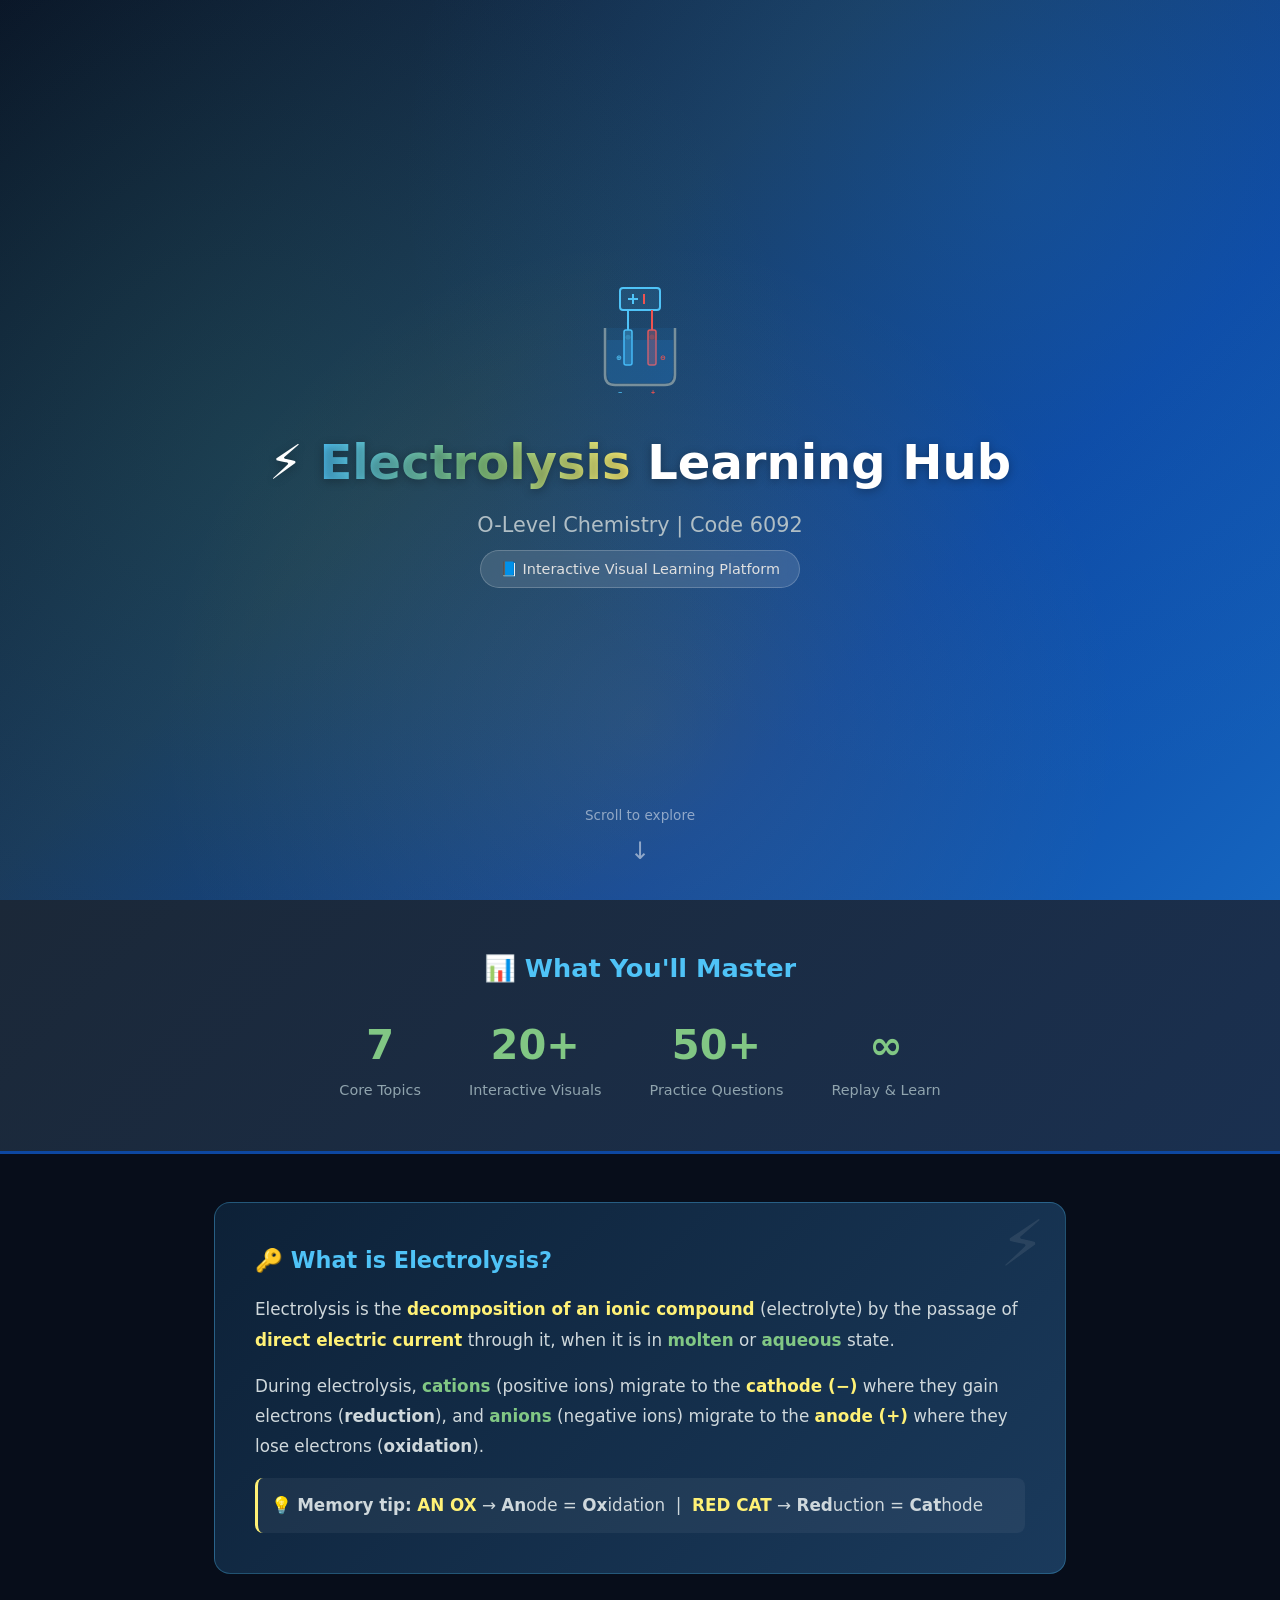
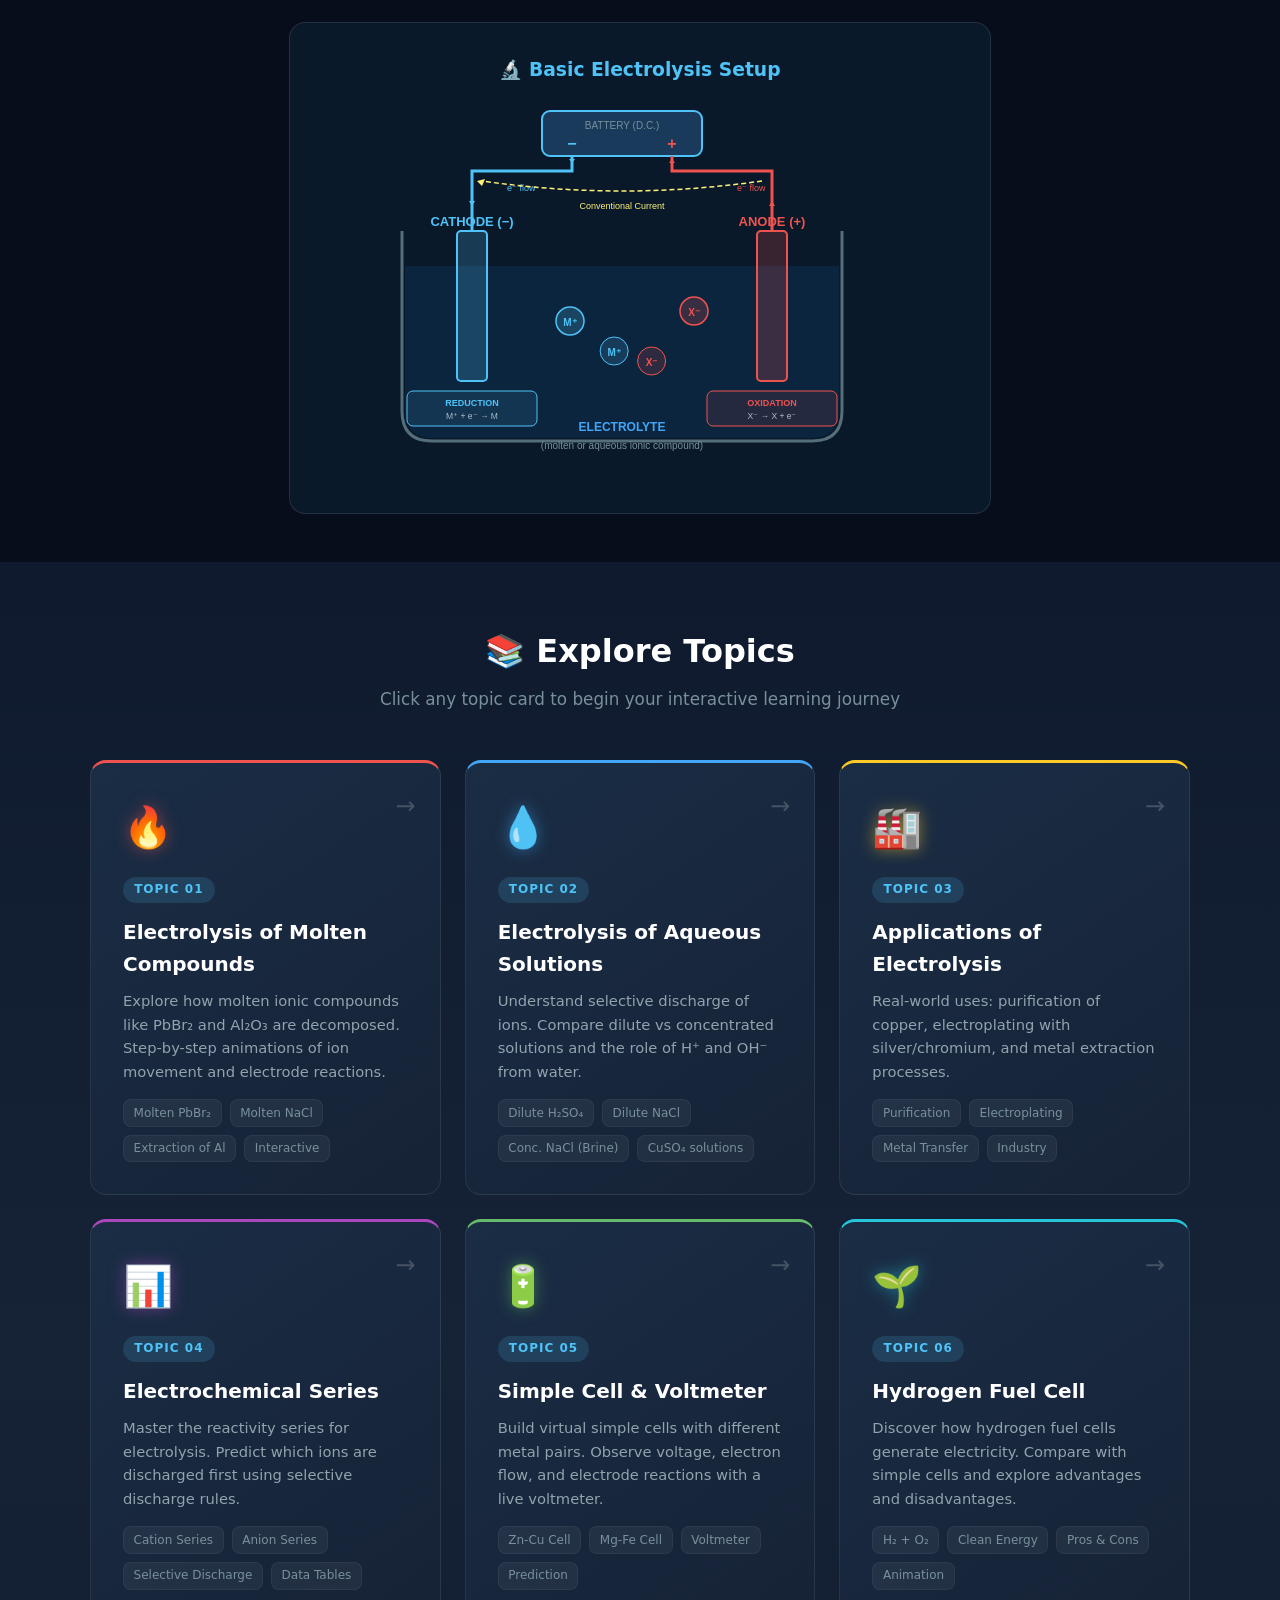
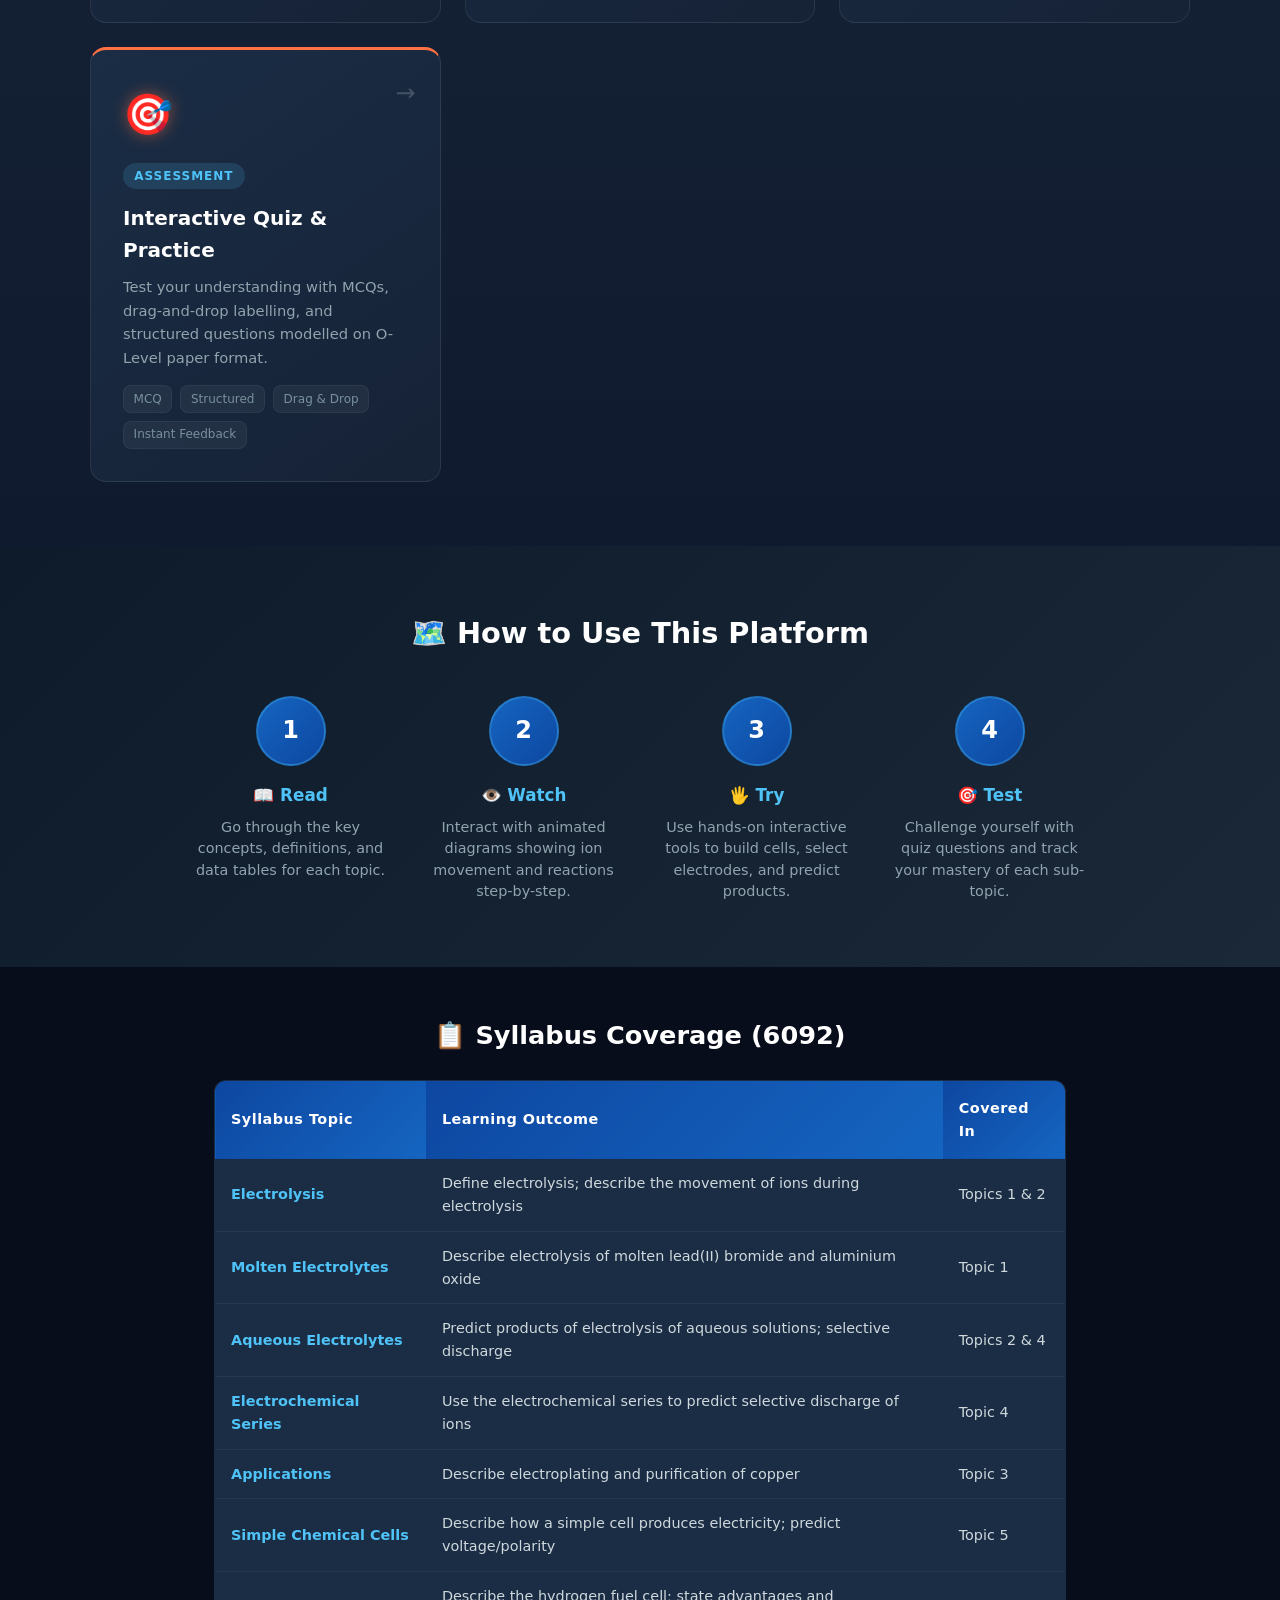
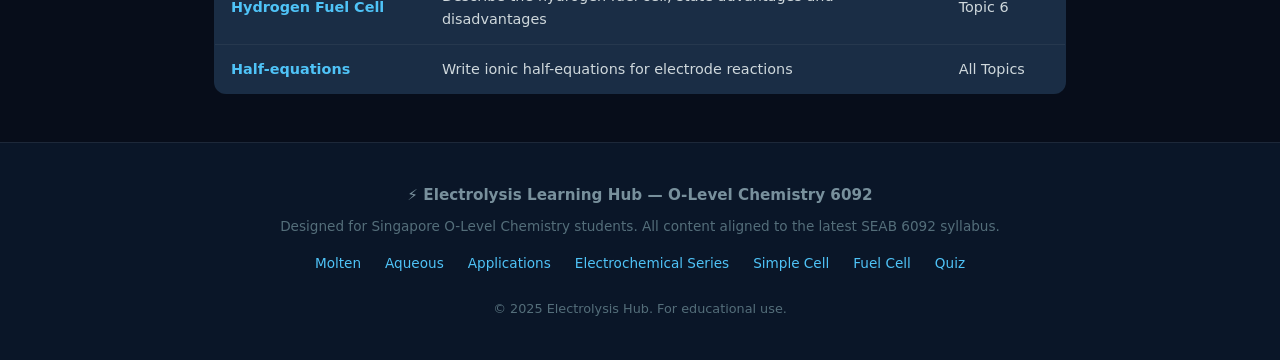
<file: index.html>
<!DOCTYPE html>
<html lang="en">
<head>
    <meta charset="UTF-8">
    <meta name="viewport" content="width=device-width, initial-scale=1.0">
    <title>Electrolysis Learning Hub | O-Level Chemistry 6092</title>
    <link rel="stylesheet" href="styles.css">
    <style>
        /* ===== LANDING PAGE SPECIFIC STYLES ===== */
        .hero {
            background: linear-gradient(135deg, #0a1628 0%, #1a3a5c 40%, #0d47a1 70%, #1565c0 100%);
            min-height: 100vh;
            display: flex;
            flex-direction: column;
            align-items: center;
            justify-content: center;
            text-align: center;
            padding: 2rem;
            position: relative;
            overflow: hidden;
        }

        .hero::before {
            content: '';
            position: absolute;
            top: 0; left: 0; right: 0; bottom: 0;
            background: 
                radial-gradient(circle at 20% 50%, rgba(76, 175, 80, 0.1) 0%, transparent 50%),
                radial-gradient(circle at 80% 20%, rgba(33, 150, 243, 0.15) 0%, transparent 50%),
                radial-gradient(circle at 50% 80%, rgba(255, 193, 7, 0.1) 0%, transparent 50%);
            pointer-events: none;
        }

        /* Animated bubbles background */
        .bubbles-container {
            position: absolute;
            top: 0; left: 0; right: 0; bottom: 0;
            overflow: hidden;
            pointer-events: none;
        }

        .bubble {
            position: absolute;
            bottom: -80px;
            border-radius: 50%;
            opacity: 0.15;
            animation: floatUp linear infinite;
        }

        @keyframes floatUp {
            0% { transform: translateY(0) scale(1); opacity: 0.15; }
            50% { opacity: 0.25; }
            100% { transform: translateY(-110vh) scale(0.3); opacity: 0; }
        }

        .hero-icon {
            width: 120px;
            height: 120px;
            margin-bottom: 1.5rem;
            animation: pulse 3s ease-in-out infinite;
            position: relative;
            z-index: 2;
        }

        @keyframes pulse {
            0%, 100% { transform: scale(1); filter: drop-shadow(0 0 10px rgba(76, 175, 80, 0.5)); }
            50% { transform: scale(1.05); filter: drop-shadow(0 0 25px rgba(76, 175, 80, 0.8)); }
        }

        .hero h1 {
            font-size: 3rem;
            font-weight: 800;
            color: #ffffff;
            margin-bottom: 0.5rem;
            position: relative;
            z-index: 2;
            text-shadow: 0 2px 10px rgba(0,0,0,0.3);
        }

        .hero h1 span {
            background: linear-gradient(90deg, #4fc3f7, #81c784, #fff176);
            -webkit-background-clip: text;
            -webkit-text-fill-color: transparent;
            background-clip: text;
        }

        .hero .subtitle {
            font-size: 1.3rem;
            color: #b0bec5;
            margin-bottom: 0.5rem;
            position: relative;
            z-index: 2;
        }

        .hero .badge {
            display: inline-block;
            background: rgba(255,255,255,0.12);
            border: 1px solid rgba(255,255,255,0.2);
            color: #e0e0e0;
            padding: 0.4rem 1.2rem;
            border-radius: 50px;
            font-size: 0.9rem;
            margin-bottom: 2rem;
            position: relative;
            z-index: 2;
            backdrop-filter: blur(10px);
        }

        .hero .scroll-hint {
            position: absolute;
            bottom: 30px;
            left: 50%;
            transform: translateX(-50%);
            color: rgba(255,255,255,0.5);
            font-size: 0.85rem;
            animation: bounce 2s infinite;
            z-index: 2;
        }

        .hero .scroll-hint .arrow {
            display: block;
            font-size: 1.5rem;
            margin-top: 0.3rem;
        }

        @keyframes bounce {
            0%, 100% { transform: translateX(-50%) translateY(0); }
            50% { transform: translateX(-50%) translateY(10px); }
        }

        /* Quick overview bar */
        .overview-bar {
            background: linear-gradient(135deg, #1b2838 0%, #1a3050 100%);
            padding: 3rem 2rem;
            text-align: center;
            border-bottom: 3px solid #0d47a1;
        }

        .overview-bar h2 {
            color: #4fc3f7;
            font-size: 1.6rem;
            margin-bottom: 1.5rem;
        }

        .overview-stats {
            display: flex;
            justify-content: center;
            gap: 3rem;
            flex-wrap: wrap;
        }

        .stat-item {
            text-align: center;
        }

        .stat-number {
            font-size: 2.5rem;
            font-weight: 800;
            color: #81c784;
            display: block;
        }

        .stat-label {
            color: #90a4ae;
            font-size: 0.9rem;
            margin-top: 0.3rem;
        }

        /* ===== KEY CONCEPT BOX ===== */
        .key-concept {
            max-width: 900px;
            margin: 3rem auto;
            padding: 0 1.5rem;
        }

        .concept-box {
            background: linear-gradient(135deg, #0d2137 0%, #1a3a5c 100%);
            border: 1px solid rgba(79, 195, 247, 0.3);
            border-radius: 16px;
            padding: 2.5rem;
            position: relative;
            overflow: hidden;
        }

        .concept-box::before {
            content: '⚡';
            position: absolute;
            top: -10px;
            right: 20px;
            font-size: 4rem;
            opacity: 0.1;
        }

        .concept-box h3 {
            color: #4fc3f7;
            font-size: 1.4rem;
            margin-bottom: 1rem;
            display: flex;
            align-items: center;
            gap: 0.5rem;
        }

        .concept-box p {
            color: #cfd8dc;
            line-height: 1.8;
            font-size: 1.05rem;
        }

        .concept-box .highlight {
            color: #fff176;
            font-weight: 600;
        }

        .concept-box .term {
            color: #81c784;
            font-weight: 600;
        }

        /* ===== ELECTROLYSIS DIAGRAM ON LANDING ===== */
        .intro-diagram {
            max-width: 750px;
            margin: 2rem auto 3rem;
            padding: 0 1.5rem;
        }

        .diagram-container {
            background: #0a1929;
            border-radius: 16px;
            border: 1px solid rgba(255,255,255,0.1);
            padding: 2rem;
            text-align: center;
        }

        .diagram-container h3 {
            color: #4fc3f7;
            margin-bottom: 1rem;
        }

        .diagram-svg {
            width: 100%;
            max-width: 600px;
            height: auto;
        }

        /* ===== TOPIC CARDS GRID ===== */
        .topics-section {
            background: linear-gradient(180deg, #0f1a2e 0%, #162236 50%, #0f1a2e 100%);
            padding: 4rem 2rem;
        }

        .topics-section h2 {
            text-align: center;
            color: #ffffff;
            font-size: 2rem;
            margin-bottom: 0.5rem;
        }

        .topics-section .section-subtitle {
            text-align: center;
            color: #78909c;
            margin-bottom: 3rem;
            font-size: 1.05rem;
        }

        .topics-grid {
            display: grid;
            grid-template-columns: repeat(auto-fit, minmax(300px, 1fr));
            gap: 1.5rem;
            max-width: 1100px;
            margin: 0 auto;
        }

        .topic-card {
            background: linear-gradient(145deg, #1a2d45 0%, #162236 100%);
            border: 1px solid rgba(255,255,255,0.08);
            border-radius: 16px;
            padding: 2rem;
            cursor: pointer;
            transition: all 0.3s ease;
            position: relative;
            overflow: hidden;
            text-decoration: none;
            display: block;
        }

        .topic-card:hover {
            transform: translateY(-5px);
            border-color: rgba(79, 195, 247, 0.4);
            box-shadow: 0 10px 40px rgba(0,0,0,0.3), 0 0 20px rgba(79,195,247,0.1);
        }

        .topic-card::after {
            content: '→';
            position: absolute;
            top: 1.5rem;
            right: 1.5rem;
            color: rgba(255,255,255,0.2);
            font-size: 1.5rem;
            transition: all 0.3s ease;
        }

        .topic-card:hover::after {
            color: #4fc3f7;
            right: 1.2rem;
        }

        .card-icon {
            font-size: 2.5rem;
            margin-bottom: 1rem;
            display: block;
        }

        .card-number {
            display: inline-block;
            background: rgba(79, 195, 247, 0.15);
            color: #4fc3f7;
            font-size: 0.75rem;
            font-weight: 700;
            padding: 0.2rem 0.7rem;
            border-radius: 20px;
            margin-bottom: 0.8rem;
            letter-spacing: 1px;
        }

        .topic-card h3 {
            color: #ffffff;
            font-size: 1.25rem;
            margin-bottom: 0.6rem;
        }

        .topic-card p {
            color: #90a4ae;
            font-size: 0.92rem;
            line-height: 1.6;
        }

        .topic-card .card-tags {
            margin-top: 1rem;
            display: flex;
            gap: 0.5rem;
            flex-wrap: wrap;
        }

        .card-tag {
            background: rgba(255,255,255,0.05);
            color: #78909c;
            font-size: 0.75rem;
            padding: 0.2rem 0.6rem;
            border-radius: 8px;
            border: 1px solid rgba(255,255,255,0.05);
        }

        /* Color accents for each card */
        .topic-card.molten { border-top: 3px solid #ef5350; }
        .topic-card.molten .card-icon { filter: drop-shadow(0 0 8px rgba(239,83,80,0.5)); }

        .topic-card.aqueous { border-top: 3px solid #42a5f5; }
        .topic-card.aqueous .card-icon { filter: drop-shadow(0 0 8px rgba(66,165,245,0.5)); }

        .topic-card.applications { border-top: 3px solid #ffca28; }
        .topic-card.applications .card-icon { filter: drop-shadow(0 0 8px rgba(255,202,40,0.5)); }

        .topic-card.electrochem { border-top: 3px solid #ab47bc; }
        .topic-card.electrochem .card-icon { filter: drop-shadow(0 0 8px rgba(171,71,188,0.5)); }

        .topic-card.simplecell { border-top: 3px solid #66bb6a; }
        .topic-card.simplecell .card-icon { filter: drop-shadow(0 0 8px rgba(102,187,106,0.5)); }

        .topic-card.fuelcell { border-top: 3px solid #26c6da; }
        .topic-card.fuelcell .card-icon { filter: drop-shadow(0 0 8px rgba(38,198,218,0.5)); }

        .topic-card.quiz { border-top: 3px solid #ff7043; }
        .topic-card.quiz .card-icon { filter: drop-shadow(0 0 8px rgba(255,112,67,0.5)); }

        /* ===== HOW TO USE SECTION ===== */
        .how-to-use {
            background: linear-gradient(135deg, #0d1b2a 0%, #1b2838 100%);
            padding: 4rem 2rem;
            text-align: center;
        }

        .how-to-use h2 {
            color: #ffffff;
            font-size: 1.8rem;
            margin-bottom: 2.5rem;
        }

        .steps-row {
            display: flex;
            justify-content: center;
            gap: 2rem;
            flex-wrap: wrap;
            max-width: 900px;
            margin: 0 auto;
        }

        .step-item {
            flex: 1;
            min-width: 200px;
            max-width: 260px;
            text-align: center;
        }

        .step-circle {
            width: 70px;
            height: 70px;
            border-radius: 50%;
            background: linear-gradient(135deg, #1565c0, #0d47a1);
            color: #ffffff;
            font-size: 1.5rem;
            font-weight: 800;
            display: flex;
            align-items: center;
            justify-content: center;
            margin: 0 auto 1rem;
            border: 2px solid rgba(79,195,247,0.3);
        }

        .step-item h4 {
            color: #4fc3f7;
            margin-bottom: 0.5rem;
            font-size: 1.05rem;
        }

        .step-item p {
            color: #90a4ae;
            font-size: 0.9rem;
            line-height: 1.5;
        }

        /* ===== SYLLABUS REFERENCE ===== */
        .syllabus-ref {
            max-width: 900px;
            margin: 0 auto;
            padding: 3rem 1.5rem;
        }

        .syllabus-table {
            width: 100%;
            border-collapse: collapse;
            background: #1a2d45;
            border-radius: 12px;
            overflow: hidden;
            border: 1px solid rgba(255,255,255,0.1);
        }

        .syllabus-table thead th {
            background: linear-gradient(135deg, #0d47a1, #1565c0);
            color: #ffffff;
            padding: 1rem;
            text-align: left;
            font-weight: 600;
            font-size: 0.9rem;
            letter-spacing: 0.5px;
        }

        .syllabus-table tbody td {
            padding: 0.8rem 1rem;
            color: #cfd8dc;
            font-size: 0.9rem;
            border-bottom: 1px solid rgba(255,255,255,0.05);
        }

        .syllabus-table tbody tr:hover {
            background: rgba(79,195,247,0.05);
        }

        .syllabus-table .topic-ref {
            color: #4fc3f7;
            font-weight: 600;
        }

        /* ===== FOOTER ===== */
        .site-footer {
            background: #0a1628;
            border-top: 1px solid rgba(255,255,255,0.08);
            padding: 2.5rem 2rem;
            text-align: center;
        }

        .footer-content {
            max-width: 800px;
            margin: 0 auto;
        }

        .footer-content p {
            color: #546e7a;
            font-size: 0.85rem;
            line-height: 1.6;
        }

        .footer-content .footer-title {
            color: #78909c;
            font-weight: 600;
            font-size: 0.95rem;
            margin-bottom: 0.5rem;
        }

        .footer-links {
            margin-top: 1rem;
            display: flex;
            justify-content: center;
            gap: 1.5rem;
            flex-wrap: wrap;
        }

        .footer-links a {
            color: #4fc3f7;
            text-decoration: none;
            font-size: 0.85rem;
            transition: color 0.2s;
        }

        .footer-links a:hover {
            color: #81d4fa;
        }

        /* Responsive */
        @media (max-width: 768px) {
            .hero h1 {
                font-size: 2rem;
            }
            .hero .subtitle {
                font-size: 1rem;
            }
            .overview-stats {
                gap: 1.5rem;
            }
            .topics-grid {
                grid-template-columns: 1fr;
                max-width: 450px;
            }
            .steps-row {
                flex-direction: column;
                align-items: center;
            }
        }
    </style>
</head>
<body>

    <!-- ===== HERO SECTION ===== -->
    <section class="hero" id="hero">
        <!-- Animated bubbles -->
        <div class="bubbles-container" id="bubbles"></div>

        <!-- Electrolysis SVG Icon -->
        <svg class="hero-icon" viewBox="0 0 120 120" fill="none" xmlns="http://www.w3.org/2000/svg">
            <!-- Battery -->
            <rect x="40" y="8" width="40" height="22" rx="3" stroke="#4fc3f7" stroke-width="2" fill="rgba(79,195,247,0.1)"/>
            <line x1="53" y1="14" x2="53" y2="24" stroke="#4fc3f7" stroke-width="2"/>
            <line x1="48" y1="19" x2="58" y2="19" stroke="#4fc3f7" stroke-width="2"/>
            <line x1="64" y1="14" x2="64" y2="24" stroke="#ef5350" stroke-width="2"/>
            <!-- Wires -->
            <line x1="48" y1="30" x2="48" y2="50" stroke="#4fc3f7" stroke-width="2"/>
            <line x1="72" y1="30" x2="72" y2="50" stroke="#ef5350" stroke-width="2"/>
            <!-- Electrodes -->
            <rect x="44" y="50" width="8" height="35" rx="2" fill="rgba(79,195,247,0.3)" stroke="#4fc3f7" stroke-width="1.5"/>
            <rect x="68" y="50" width="8" height="35" rx="2" fill="rgba(239,83,80,0.3)" stroke="#ef5350" stroke-width="1.5"/>
            <!-- Beaker -->
            <path d="M25 48 L25 95 Q25 105 35 105 L85 105 Q95 105 95 95 L95 48" stroke="#78909c" stroke-width="2.5" fill="rgba(33,150,243,0.08)"/>
            <!-- Electrolyte -->
            <path d="M27 60 L27 93 Q27 103 35 103 L85 103 Q93 103 93 93 L93 60 Z" fill="rgba(33,150,243,0.15)"/>
            <!-- Bubbles at cathode -->
            <circle cx="48" cy="58" r="2.5" fill="rgba(79,195,247,0.5)">
                <animate attributeName="cy" values="58;48;38" dur="2s" repeatCount="indefinite"/>
                <animate attributeName="opacity" values="0.6;0.3;0" dur="2s" repeatCount="indefinite"/>
            </circle>
            <circle cx="46" cy="63" r="2" fill="rgba(79,195,247,0.4)">
                <animate attributeName="cy" values="63;50;40" dur="2.5s" repeatCount="indefinite"/>
                <animate attributeName="opacity" values="0.5;0.2;0" dur="2.5s" repeatCount="indefinite"/>
            </circle>
            <!-- Bubbles at anode -->
            <circle cx="72" cy="60" r="2.5" fill="rgba(239,83,80,0.5)">
                <animate attributeName="cy" values="60;50;40" dur="1.8s" repeatCount="indefinite"/>
                <animate attributeName="opacity" values="0.6;0.3;0" dur="1.8s" repeatCount="indefinite"/>
            </circle>
            <circle cx="75" cy="65" r="2" fill="rgba(239,83,80,0.4)">
                <animate attributeName="cy" values="65;52;42" dur="2.3s" repeatCount="indefinite"/>
                <animate attributeName="opacity" values="0.5;0.2;0" dur="2.3s" repeatCount="indefinite"/>
            </circle>
            <!-- Ion labels -->
            <text x="36" y="80" font-size="7" fill="#4fc3f7" font-weight="bold">⊕</text>
            <text x="80" y="80" font-size="7" fill="#ef5350" font-weight="bold">⊖</text>
            <!-- Cathode/Anode labels -->
            <text x="38" y="115" font-size="7" fill="#4fc3f7" font-family="Arial" font-weight="bold">−</text>
            <text x="71" y="115" font-size="7" fill="#ef5350" font-family="Arial" font-weight="bold">+</text>
        </svg>

        <h1>⚡ <span>Electrolysis</span> Learning Hub</h1>
        <p class="subtitle">O-Level Chemistry | Code 6092</p>
        <span class="badge">📘 Interactive Visual Learning Platform</span>

        <div class="scroll-hint">
            Scroll to explore
            <span class="arrow">↓</span>
        </div>
    </section>

    <!-- ===== OVERVIEW STATS BAR ===== -->
    <section class="overview-bar">
        <h2>📊 What You'll Master</h2>
        <div class="overview-stats">
            <div class="stat-item">
                <span class="stat-number">7</span>
                <span class="stat-label">Core Topics</span>
            </div>
            <div class="stat-item">
                <span class="stat-number">20+</span>
                <span class="stat-label">Interactive Visuals</span>
            </div>
            <div class="stat-item">
                <span class="stat-number">50+</span>
                <span class="stat-label">Practice Questions</span>
            </div>
            <div class="stat-item">
                <span class="stat-number">∞</span>
                <span class="stat-label">Replay & Learn</span>
            </div>
        </div>
    </section>

    <!-- ===== KEY CONCEPT OVERVIEW ===== -->
    <section class="key-concept">
        <div class="concept-box">
            <h3>🔑 What is Electrolysis?</h3>
            <p>
                Electrolysis is the <span class="highlight">decomposition of an ionic compound</span> 
                (electrolyte) by the passage of <span class="highlight">direct electric current</span> 
                through it, when it is in <span class="term">molten</span> or <span class="term">aqueous</span> state.
            </p>
            <p style="margin-top: 1rem;">
                During electrolysis, <span class="term">cations</span> (positive ions) migrate to the 
                <span class="highlight">cathode (−)</span> where they gain electrons (<strong>reduction</strong>), 
                and <span class="term">anions</span> (negative ions) migrate to the 
                <span class="highlight">anode (+)</span> where they lose electrons (<strong>oxidation</strong>).
            </p>
            <p style="margin-top: 1rem; padding: 0.8rem; background: rgba(255,255,255,0.05); border-radius: 8px; border-left: 3px solid #fff176;">
                💡 <strong>Memory tip:</strong> <span class="highlight">AN OX</span> → <strong>An</strong>ode = <strong>Ox</strong>idation &nbsp;|&nbsp; 
                <span class="highlight">RED CAT</span> → <strong>Red</strong>uction = <strong>Cat</strong>hode
            </p>
        </div>
    </section>

    <!-- ===== INTRO ELECTROLYSIS DIAGRAM ===== -->
    <section class="intro-diagram">
        <div class="diagram-container">
            <h3>🔬 Basic Electrolysis Setup</h3>
            <svg class="diagram-svg" viewBox="0 0 600 380" xmlns="http://www.w3.org/2000/svg">
                <!-- Battery -->
                <rect x="220" y="10" width="160" height="45" rx="8" fill="#1a3a5c" stroke="#4fc3f7" stroke-width="2"/>
                <text x="300" y="28" text-anchor="middle" fill="#78909c" font-size="10" font-family="Arial">BATTERY (D.C.)</text>
                <!-- Battery terminals -->
                <text x="250" y="48" text-anchor="middle" fill="#4fc3f7" font-size="16" font-weight="bold" font-family="Arial">−</text>
                <text x="350" y="48" text-anchor="middle" fill="#ef5350" font-size="16" font-weight="bold" font-family="Arial">+</text>
                
                <!-- Left wire (to cathode) -->
                <path d="M250 55 L250 70 L150 70 L150 130" stroke="#4fc3f7" stroke-width="3" fill="none"/>
                <!-- Right wire (to anode) -->
                <path d="M350 55 L350 70 L450 70 L450 130" stroke="#ef5350" stroke-width="3" fill="none"/>
                
                <!-- Electron flow arrows on wires -->
                <polygon points="250,62 247,58 253,58" fill="#4fc3f7"/>
                <polygon points="150,105 147,100 153,100" fill="#4fc3f7"/>
                <polygon points="450,100 447,105 453,105" fill="#ef5350"/>
                <polygon points="350,58 347,62 353,62" fill="#ef5350"/>
                
                <!-- Electron flow label left -->
                <text x="185" y="90" fill="#4fc3f7" font-size="9" font-family="Arial">e⁻ flow</text>
                <text x="415" y="90" fill="#ef5350" font-size="9" font-family="Arial">e⁻ flow</text>

                <!-- Beaker -->
                <path d="M80 130 L80 310 Q80 340 110 340 L490 340 Q520 340 520 310 L520 130" 
                      stroke="#546e7a" stroke-width="3" fill="none"/>
                
                <!-- Electrolyte solution -->
                <path d="M83 165 L83 308 Q83 337 110 337 L490 337 Q517 337 517 308 L517 165 Z" 
                      fill="rgba(33,150,243,0.1)"/>
                
                <!-- Electrolyte label -->
                <text x="300" y="330" text-anchor="middle" fill="#42a5f5" font-size="12" font-family="Arial" font-weight="bold">ELECTROLYTE</text>
                <text x="300" y="348" text-anchor="middle" fill="#78909c" font-size="10" font-family="Arial">(molten or aqueous ionic compound)</text>
                
                <!-- Cathode electrode -->
                <rect x="135" y="130" width="30" height="150" rx="4" fill="rgba(79,195,247,0.2)" stroke="#4fc3f7" stroke-width="2"/>
                <text x="150" y="125" text-anchor="middle" fill="#4fc3f7" font-size="13" font-weight="bold" font-family="Arial">CATHODE (−)</text>
                
                <!-- Anode electrode -->
                <rect x="435" y="130" width="30" height="150" rx="4" fill="rgba(239,83,80,0.2)" stroke="#ef5350" stroke-width="2"/>
                <text x="450" y="125" text-anchor="middle" fill="#ef5350" font-size="13" font-weight="bold" font-family="Arial">ANODE (+)</text>
                
                <!-- Cations moving to cathode -->
                <circle cx="250" cy="220" r="14" fill="rgba(79,195,247,0.2)" stroke="#4fc3f7" stroke-width="1.5">
                    <animate attributeName="cx" values="300;250;190" dur="4s" repeatCount="indefinite"/>
                </circle>
                <text x="250" y="225" text-anchor="middle" fill="#4fc3f7" font-size="10" font-weight="bold" font-family="Arial">
                    M⁺
                    <animate attributeName="x" values="300;250;190" dur="4s" repeatCount="indefinite"/>
                </text>
                
                <circle cx="280" cy="250" r="14" fill="rgba(79,195,247,0.15)" stroke="#4fc3f7" stroke-width="1">
                    <animate attributeName="cx" values="350;280;200" dur="5s" repeatCount="indefinite"/>
                </circle>
                <text x="280" y="255" text-anchor="middle" fill="#4fc3f7" font-size="10" font-weight="bold" font-family="Arial">
                    M⁺
                    <animate attributeName="x" values="350;280;200" dur="5s" repeatCount="indefinite"/>
                </text>
                
                <!-- Anions moving to anode -->
                <circle cx="370" cy="210" r="14" fill="rgba(239,83,80,0.2)" stroke="#ef5350" stroke-width="1.5">
                    <animate attributeName="cx" values="300;370;430" dur="4s" repeatCount="indefinite"/>
                </circle>
                <text x="370" y="215" text-anchor="middle" fill="#ef5350" font-size="10" font-weight="bold" font-family="Arial">
                    X⁻
                    <animate attributeName="x" values="300;370;430" dur="4s" repeatCount="indefinite"/>
                </text>
                
                <circle cx="340" cy="260" r="14" fill="rgba(239,83,80,0.15)" stroke="#ef5350" stroke-width="1">
                    <animate attributeName="cx" values="280;340;420" dur="5s" repeatCount="indefinite"/>
                </circle>
                <text x="340" y="265" text-anchor="middle" fill="#ef5350" font-size="10" font-weight="bold" font-family="Arial">
                    X⁻
                    <animate attributeName="x" values="280;340;420" dur="5s" repeatCount="indefinite"/>
                </text>
                
                <!-- Half-equation labels -->
                <rect x="85" y="290" width="130" height="35" rx="6" fill="rgba(79,195,247,0.1)" stroke="#4fc3f7" stroke-width="1"/>
                <text x="150" y="305" text-anchor="middle" fill="#4fc3f7" font-size="9" font-family="Arial" font-weight="bold">REDUCTION</text>
                <text x="150" y="318" text-anchor="middle" fill="#b0bec5" font-size="8.5" font-family="Arial">M⁺ + e⁻ → M</text>
                
                <rect x="385" y="290" width="130" height="35" rx="6" fill="rgba(239,83,80,0.1)" stroke="#ef5350" stroke-width="1"/>
                <text x="450" y="305" text-anchor="middle" fill="#ef5350" font-size="9" font-family="Arial" font-weight="bold">OXIDATION</text>
                <text x="450" y="318" text-anchor="middle" fill="#b0bec5" font-size="8.5" font-family="Arial">X⁻ → X + e⁻</text>
                
                <!-- Conventional current arrow -->
                <path d="M440 80 Q300 100 160 80" stroke="#fff176" stroke-width="1.5" fill="none" stroke-dasharray="5,3"/>
                <polygon points="163,78 155,80 160,85" fill="#fff176"/>
                <text x="300" y="108" text-anchor="middle" fill="#fff176" font-size="9" font-family="Arial">Conventional Current</text>
            </svg>
        </div>
    </section>

    <!-- ===== TOPIC CARDS ===== -->
    <section class="topics-section">
        <h2>📚 Explore Topics</h2>
        <p class="section-subtitle">Click any topic card to begin your interactive learning journey</p>
        
        <div class="topics-grid">
            <!-- Card 1: Molten -->
            <a href="molten.html" class="topic-card molten">
                <span class="card-icon">🔥</span>
                <span class="card-number">TOPIC 01</span>
                <h3>Electrolysis of Molten Compounds</h3>
                <p>Explore how molten ionic compounds like PbBr₂ and Al₂O₃ are decomposed. Step-by-step animations of ion movement and electrode reactions.</p>
                <div class="card-tags">
                    <span class="card-tag">Molten PbBr₂</span>
                    <span class="card-tag">Molten NaCl</span>
                    <span class="card-tag">Extraction of Al</span>
                    <span class="card-tag">Interactive</span>
                </div>
            </a>

            <!-- Card 2: Aqueous -->
            <a href="aqueous.html" class="topic-card aqueous">
                <span class="card-icon">💧</span>
                <span class="card-number">TOPIC 02</span>
                <h3>Electrolysis of Aqueous Solutions</h3>
                <p>Understand selective discharge of ions. Compare dilute vs concentrated solutions and the role of H⁺ and OH⁻ from water.</p>
                <div class="card-tags">
                    <span class="card-tag">Dilute H₂SO₄</span>
                    <span class="card-tag">Dilute NaCl</span>
                    <span class="card-tag">Conc. NaCl (Brine)</span>
                    <span class="card-tag">CuSO₄ solutions</span>
                </div>
            </a>

            <!-- Card 3: Applications -->
            <a href="applications.html" class="topic-card applications">
                <span class="card-icon">🏭</span>
                <span class="card-number">TOPIC 03</span>
                <h3>Applications of Electrolysis</h3>
                <p>Real-world uses: purification of copper, electroplating with silver/chromium, and metal extraction processes.</p>
                <div class="card-tags">
                    <span class="card-tag">Purification</span>
                    <span class="card-tag">Electroplating</span>
                    <span class="card-tag">Metal Transfer</span>
                    <span class="card-tag">Industry</span>
                </div>
            </a>

            <!-- Card 4: Electrochemical Series -->
            <a href="electrochemical.html" class="topic-card electrochem">
                <span class="card-icon">📊</span>
                <span class="card-number">TOPIC 04</span>
                <h3>Electrochemical Series</h3>
                <p>Master the reactivity series for electrolysis. Predict which ions are discharged first using selective discharge rules.</p>
                <div class="card-tags">
                    <span class="card-tag">Cation Series</span>
                    <span class="card-tag">Anion Series</span>
                    <span class="card-tag">Selective Discharge</span>
                    <span class="card-tag">Data Tables</span>
                </div>
            </a>

            <!-- Card 5: Simple Cell -->
            <a href="simple-cell.html" class="topic-card simplecell">
                <span class="card-icon">🔋</span>
                <span class="card-number">TOPIC 05</span>
                <h3>Simple Cell &amp; Voltmeter</h3>
                <p>Build virtual simple cells with different metal pairs. Observe voltage, electron flow, and electrode reactions with a live voltmeter.</p>
                <div class="card-tags">
                    <span class="card-tag">Zn-Cu Cell</span>
                    <span class="card-tag">Mg-Fe Cell</span>
                    <span class="card-tag">Voltmeter</span>
                    <span class="card-tag">Prediction</span>
                </div>
            </a>

            <!-- Card 6: Fuel Cell -->
            <a href="fuel-cell.html" class="topic-card fuelcell">
                <span class="card-icon">🌱</span>
                <span class="card-number">TOPIC 06</span>
                <h3>Hydrogen Fuel Cell</h3>
                <p>Discover how hydrogen fuel cells generate electricity. Compare with simple cells and explore advantages and disadvantages.</p>
                <div class="card-tags">
                    <span class="card-tag">H₂ + O₂</span>
                    <span class="card-tag">Clean Energy</span>
                    <span class="card-tag">Pros & Cons</span>
                    <span class="card-tag">Animation</span>
                </div>
            </a>

            <!-- Card 7: Quiz -->
            <a href="quiz.html" class="topic-card quiz">
                <span class="card-icon">🎯</span>
                <span class="card-number">ASSESSMENT</span>
                <h3>Interactive Quiz &amp; Practice</h3>
                <p>Test your understanding with MCQs, drag-and-drop labelling, and structured questions modelled on O-Level paper format.</p>
                <div class="card-tags">
                    <span class="card-tag">MCQ</span>
                    <span class="card-tag">Structured</span>
                    <span class="card-tag">Drag & Drop</span>
                    <span class="card-tag">Instant Feedback</span>
                </div>
            </a>
        </div>
    </section>

    <!-- ===== HOW TO USE ===== -->
    <section class="how-to-use">
        <h2>🗺️ How to Use This Platform</h2>
        <div class="steps-row">
            <div class="step-item">
                <div class="step-circle">1</div>
                <h4>📖 Read</h4>
                <p>Go through the key concepts, definitions, and data tables for each topic.</p>
            </div>
            <div class="step-item">
                <div class="step-circle">2</div>
                <h4>👁️ Watch</h4>
                <p>Interact with animated diagrams showing ion movement and reactions step-by-step.</p>
            </div>
            <div class="step-item">
                <div class="step-circle">3</div>
                <h4>🖐️ Try</h4>
                <p>Use hands-on interactive tools to build cells, select electrodes, and predict products.</p>
            </div>
            <div class="step-item">
                <div class="step-circle">4</div>
                <h4>🎯 Test</h4>
                <p>Challenge yourself with quiz questions and track your mastery of each sub-topic.</p>
            </div>
        </div>
    </section>

    <!-- ===== SYLLABUS REFERENCE TABLE ===== -->
    <section class="syllabus-ref">
        <h2 style="color:#fff; text-align:center; margin-bottom:1.5rem; font-size:1.6rem;">📋 Syllabus Coverage (6092)</h2>
        <table class="syllabus-table">
            <thead>
                <tr>
                    <th>Syllabus Topic</th>
                    <th>Learning Outcome</th>
                    <th>Covered In</th>
                </tr>
            </thead>
            <tbody>
                <tr>
                    <td class="topic-ref">Electrolysis</td>
                    <td>Define electrolysis; describe the movement of ions during electrolysis</td>
                    <td>Topics 1 & 2</td>
                </tr>
                <tr>
                    <td class="topic-ref">Molten Electrolytes</td>
                    <td>Describe electrolysis of molten lead(II) bromide and aluminium oxide</td>
                    <td>Topic 1</td>
                </tr>
                <tr>
                    <td class="topic-ref">Aqueous Electrolytes</td>
                    <td>Predict products of electrolysis of aqueous solutions; selective discharge</td>
                    <td>Topics 2 & 4</td>
                </tr>
                <tr>
                    <td class="topic-ref">Electrochemical Series</td>
                    <td>Use the electrochemical series to predict selective discharge of ions</td>
                    <td>Topic 4</td>
                </tr>
                <tr>
                    <td class="topic-ref">Applications</td>
                    <td>Describe electroplating and purification of copper</td>
                    <td>Topic 3</td>
                </tr>
                <tr>
                    <td class="topic-ref">Simple Chemical Cells</td>
                    <td>Describe how a simple cell produces electricity; predict voltage/polarity</td>
                    <td>Topic 5</td>
                </tr>
                <tr>
                    <td class="topic-ref">Hydrogen Fuel Cell</td>
                    <td>Describe the hydrogen fuel cell; state advantages and disadvantages</td>
                    <td>Topic 6</td>
                </tr>
                <tr>
                    <td class="topic-ref">Half-equations</td>
                    <td>Write ionic half-equations for electrode reactions</td>
                    <td>All Topics</td>
                </tr>
            </tbody>
        </table>
    </section>

    <!-- ===== FOOTER ===== -->
    <footer class="site-footer">
        <div class="footer-content">
            <p class="footer-title">⚡ Electrolysis Learning Hub — O-Level Chemistry 6092</p>
            <p>Designed for Singapore O-Level Chemistry students. All content aligned to the latest SEAB 6092 syllabus.</p>
            <div class="footer-links">
                <a href="molten.html">Molten</a>
                <a href="aqueous.html">Aqueous</a>
                <a href="applications.html">Applications</a>
                <a href="electrochemical.html">Electrochemical Series</a>
                <a href="simple-cell.html">Simple Cell</a>
                <a href="fuel-cell.html">Fuel Cell</a>
                <a href="quiz.html">Quiz</a>
            </div>
            <p style="margin-top: 1.5rem; font-size: 0.8rem;">© 2025 Electrolysis Hub. For educational use.</p>
        </div>
    </footer>

    <!-- ===== BUBBLE ANIMATION SCRIPT ===== -->
    <script>
        // Generate animated bubbles in hero
        (function() {
            const container = document.getElementById('bubbles');
            const colors = ['#4fc3f7', '#81c784', '#fff176', '#ef5350', '#ab47bc'];
            
            for (let i = 0; i < 25; i++) {
                const bubble = document.createElement('div');
                bubble.classList.add('bubble');
                const size = Math.random() * 30 + 10;
                const color = colors[Math.floor(Math.random() * colors.length)];
                bubble.style.width = size + 'px';
                bubble.style.height = size + 'px';
                bubble.style.left = Math.random() * 100 + '%';
                bubble.style.background = color;
                bubble.style.animationDuration = (Math.random() * 8 + 6) + 's';
                bubble.style.animationDelay = (Math.random() * 10) + 's';
                container.appendChild(bubble);
            }
        })();

        // Smooth scroll for scroll hint
        document.querySelector('.scroll-hint')?.addEventListener('click', () => {
            document.querySelector('.overview-bar').scrollIntoView({ behavior: 'smooth' });
        });
    </script>

</body>
</html>
</file>
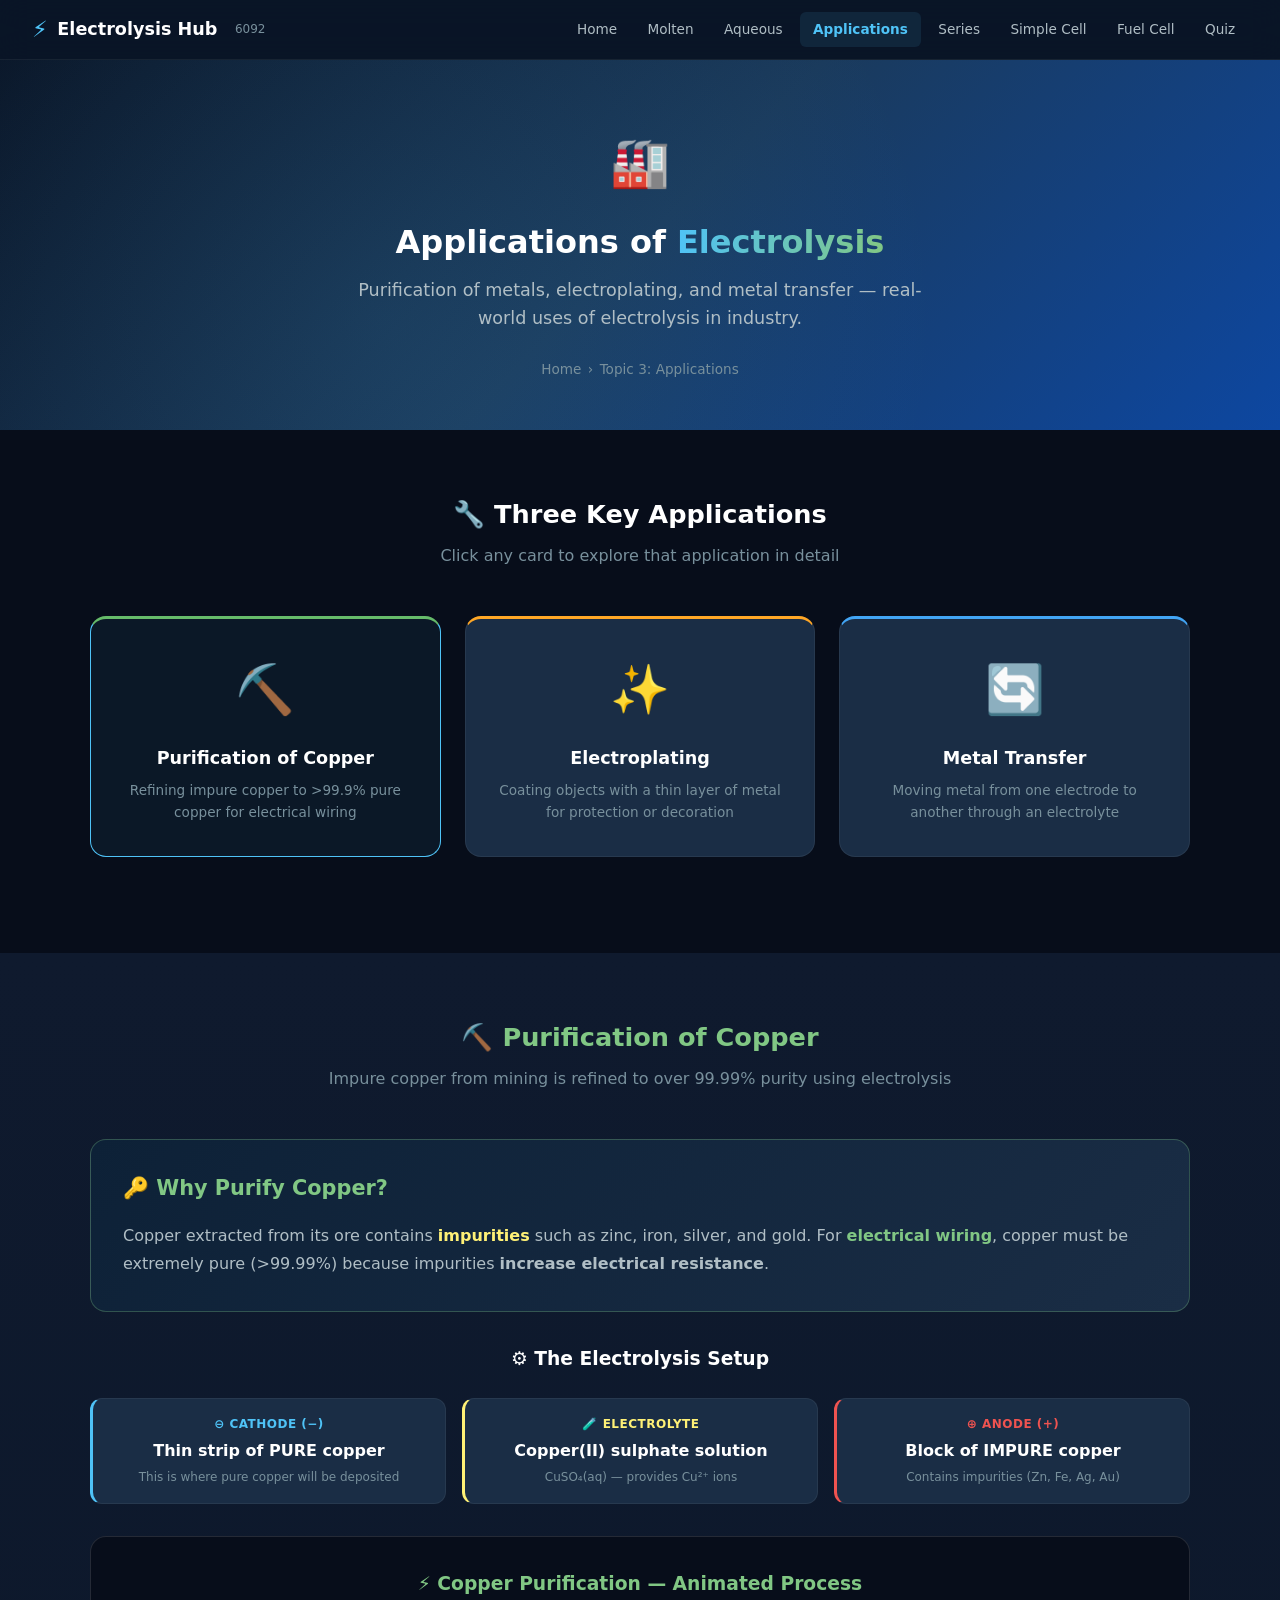
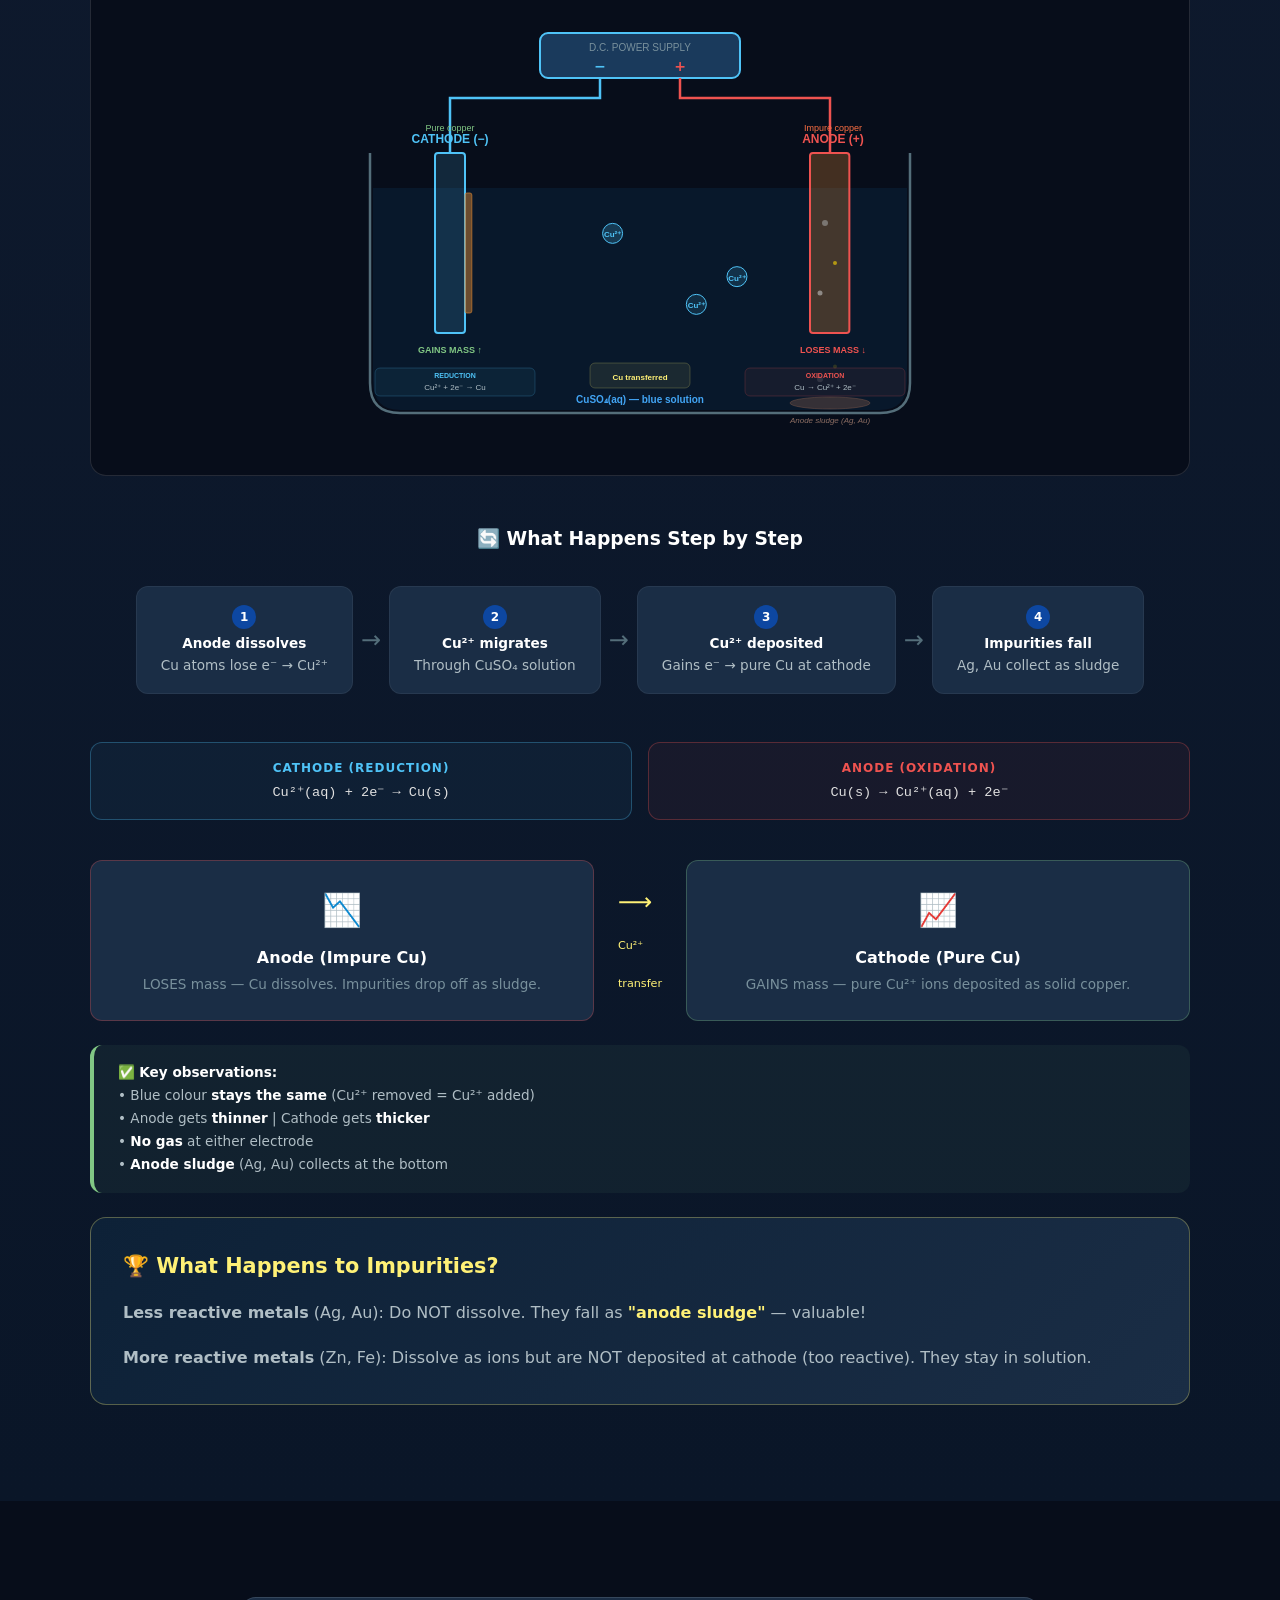
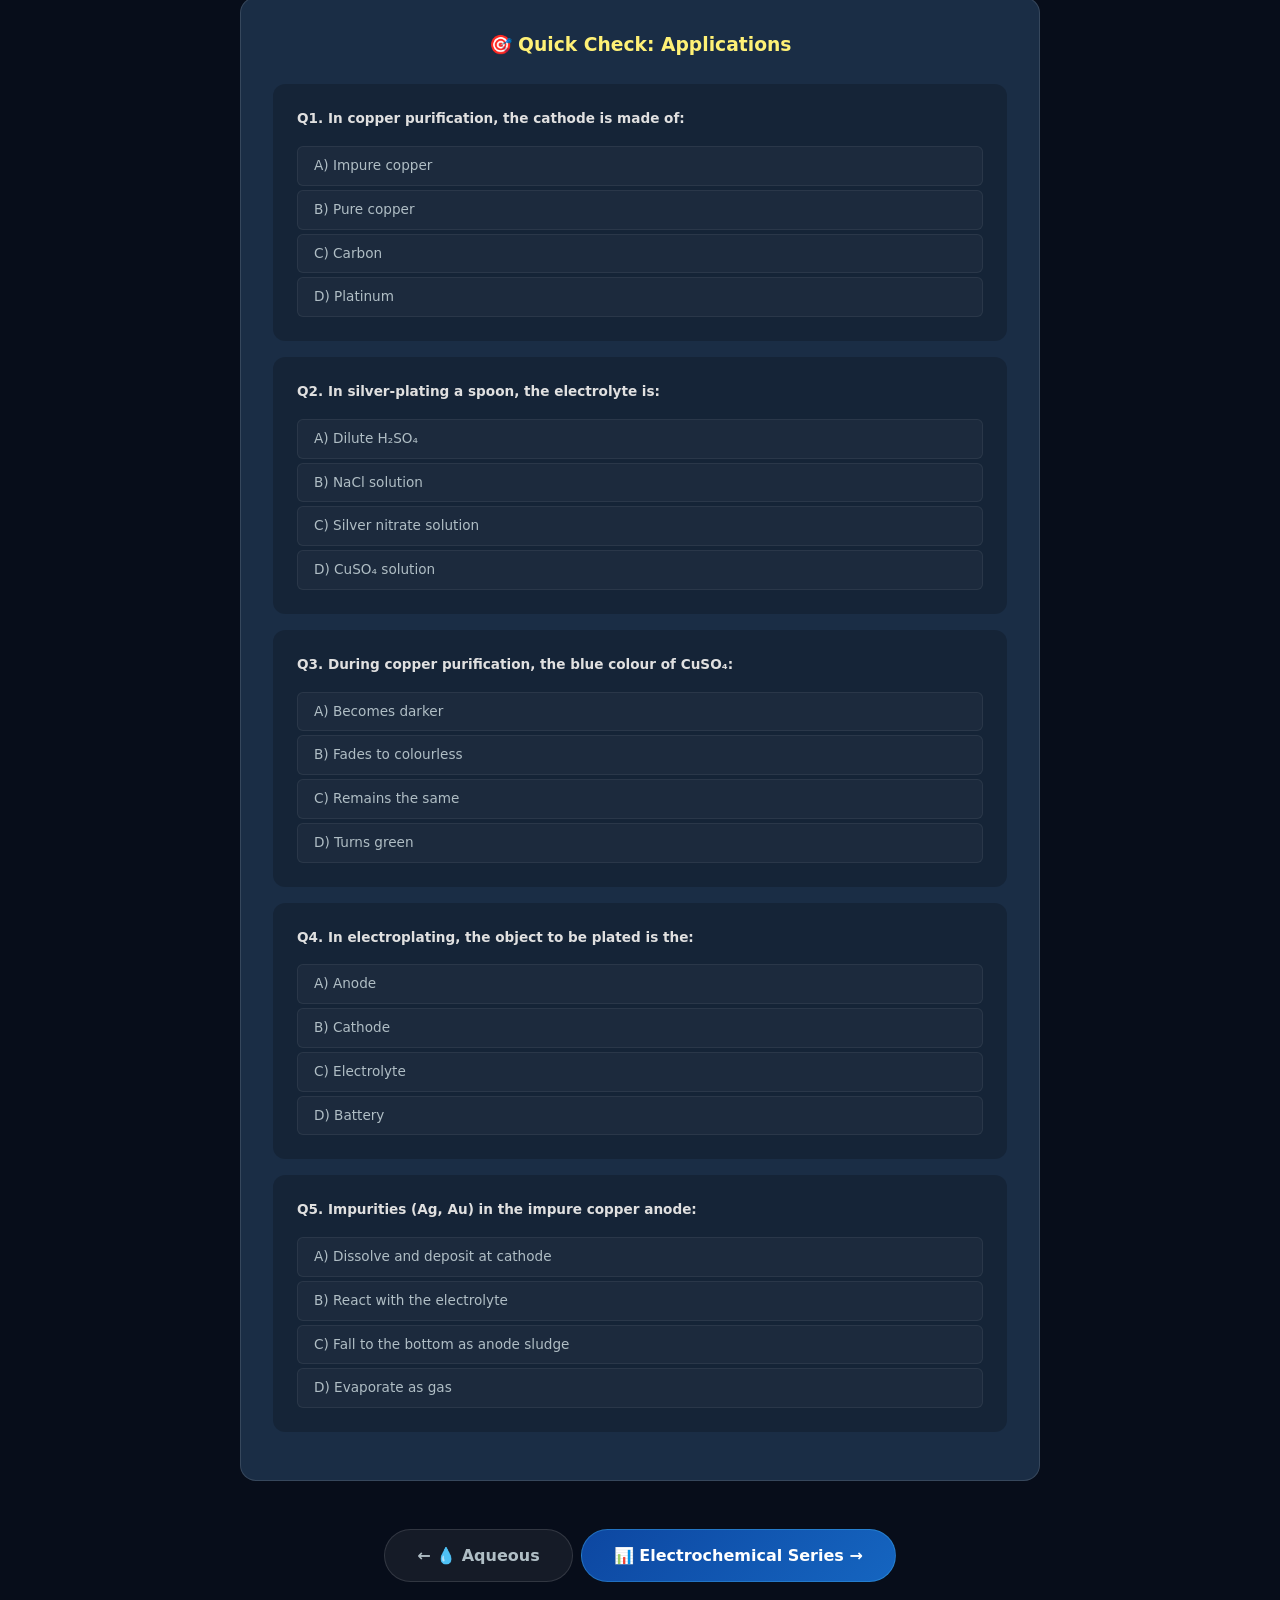
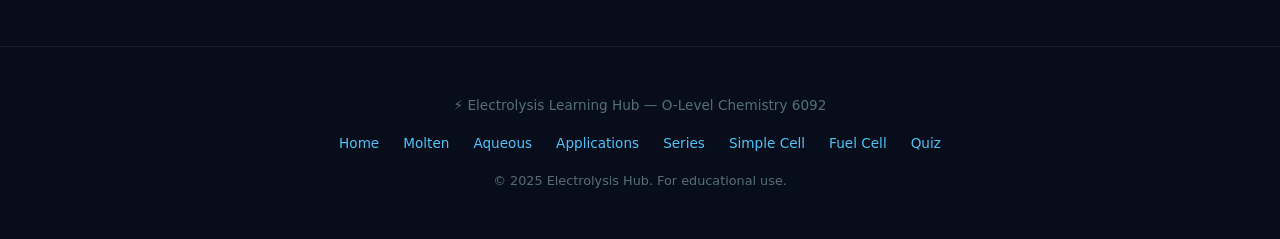
<file: applications.html>
<!DOCTYPE html>
<html lang="en">
<head>
    <meta charset="UTF-8">
    <meta name="viewport" content="width=device-width, initial-scale=1.0">
    <title>Applications of Electrolysis | Electrolysis Hub</title>
    <link rel="stylesheet" href="styles.css">
    <style>
        /* ===== APPLICATION PAGE SPECIFIC STYLES ===== */

        .app-hero-grid {
            display: grid;
            grid-template-columns: repeat(3, 1fr);
            gap: var(--space-lg);
            margin: var(--space-xl) 0;
        }

        .app-hero-card {
            background: var(--bg-card);
            border: 1px solid var(--border-subtle);
            border-radius: var(--radius-lg);
            padding: var(--space-xl);
            text-align: center;
            cursor: pointer;
            transition: all var(--transition-fast);
        }

        .app-hero-card:hover {
            transform: translateY(-4px);
            box-shadow: var(--shadow-glow-blue);
            border-color: var(--border-accent);
        }

        .app-hero-card.active-app {
            border-color: var(--blue-light);
            background: rgba(79, 195, 247, 0.06);
        }

        .app-hero-card .app-icon { font-size: 3rem; display: block; margin-bottom: var(--space-md); }
        .app-hero-card h3 { color: var(--text-white); font-size: var(--fs-md); margin-bottom: var(--space-sm); }
        .app-hero-card p { color: var(--text-muted); font-size: var(--fs-sm); }
        .app-hero-card.purify { border-top: 3px solid #66bb6a; }
        .app-hero-card.electroplate { border-top: 3px solid #ffa726; }
        .app-hero-card.extract { border-top: 3px solid #42a5f5; }

        .app-panel { display: none; animation: fadeTabIn 0.4s ease; }
        .app-panel.active { display: block; }

        .setup-labels {
            display: grid;
            grid-template-columns: repeat(3, 1fr);
            gap: var(--space-md);
            margin: var(--space-lg) 0;
        }

        .setup-label-card {
            background: var(--bg-card);
            border: 1px solid var(--border-subtle);
            border-radius: var(--radius-md);
            padding: var(--space-md) var(--space-lg);
            text-align: center;
            transition: all var(--transition-fast);
        }

        .setup-label-card:hover { border-color: var(--border-accent); }

        .setup-label-card .label-title {
            font-size: var(--fs-xs); font-weight: 700; text-transform: uppercase;
            letter-spacing: 0.5px; margin-bottom: var(--space-xs);
        }

        .setup-label-card .label-value { color: var(--text-white); font-weight: 600; font-size: var(--fs-base); }
        .setup-label-card .label-detail { color: var(--text-muted); font-size: var(--fs-xs); margin-top: var(--space-xs); }
        .setup-label-card.cathode-label { border-left: 3px solid var(--blue-light); }
        .setup-label-card.cathode-label .label-title { color: var(--blue-light); }
        .setup-label-card.anode-label { border-left: 3px solid var(--red-light); }
        .setup-label-card.anode-label .label-title { color: var(--red-light); }
        .setup-label-card.electrolyte-label { border-left: 3px solid var(--yellow-light); }
        .setup-label-card.electrolyte-label .label-title { color: var(--yellow-light); }

        .process-flow {
            display: flex;
            align-items: center;
            justify-content: center;
            gap: var(--space-sm);
            margin: var(--space-xl) 0;
            flex-wrap: wrap;
        }

        .flow-step {
            background: var(--bg-card);
            border: 1px solid var(--border-subtle);
            border-radius: var(--radius-md);
            padding: var(--space-md) var(--space-lg);
            text-align: center;
            min-width: 140px;
        }

        .flow-step .flow-num {
            display: inline-block; width: 24px; height: 24px;
            border-radius: 50%; background: var(--blue-primary);
            color: #fff; font-size: var(--fs-xs); font-weight: 700;
            line-height: 24px; margin-bottom: var(--space-xs);
        }

        .flow-step .flow-text { color: var(--text-secondary); font-size: var(--fs-sm); }
        .flow-step .flow-text strong { color: var(--text-white); display: block; }
        .flow-arrow { color: var(--text-dim); font-size: 1.5rem; }

        .transfer-visual {
            background: var(--bg-darkest);
            border: 1px solid var(--border-light);
            border-radius: var(--radius-lg);
            padding: var(--space-xl);
            margin: var(--space-xl) 0;
            text-align: center;
            overflow: hidden;
        }

        .mass-change-row {
            display: grid;
            grid-template-columns: 1fr auto 1fr;
            gap: var(--space-lg);
            align-items: center;
            margin: var(--space-lg) 0;
        }

        .mass-box {
            background: var(--bg-card);
            border: 1px solid var(--border-subtle);
            border-radius: var(--radius-md);
            padding: var(--space-lg);
            text-align: center;
        }

        .mass-box.increase { border-color: rgba(129, 199, 132, 0.3); }
        .mass-box.increase .mass-icon { color: var(--green-light); }
        .mass-box.decrease { border-color: rgba(239, 83, 80, 0.3); }
        .mass-box.decrease .mass-icon { color: var(--red-light); }
        .mass-icon { font-size: 2rem; display: block; margin-bottom: var(--space-sm); }
        .mass-label { color: var(--text-white); font-weight: 600; font-size: var(--fs-base); margin-bottom: var(--space-xs); }
        .mass-detail { color: var(--text-muted); font-size: var(--fs-sm); }
        .mass-arrow { color: var(--yellow-light); font-size: 1.5rem; }

        .adv-disadv {
            display: grid;
            grid-template-columns: 1fr 1fr;
            gap: var(--space-lg);
            margin: var(--space-lg) 0;
        }

        .adv-col, .disadv-col {
            background: var(--bg-card);
            border-radius: var(--radius-lg);
            padding: var(--space-xl);
            border: 1px solid var(--border-subtle);
        }

        .adv-col { border-top: 3px solid var(--green-light); }
        .adv-col h4 { color: var(--green-light); margin-bottom: var(--space-md); }
        .disadv-col { border-top: 3px solid var(--red-light); }
        .disadv-col h4 { color: var(--red-light); margin-bottom: var(--space-md); }

        .adv-col li, .disadv-col li {
            padding: var(--space-sm) 0; color: var(--text-secondary);
            font-size: var(--fs-sm); line-height: 1.6;
            padding-left: 1.3rem; position: relative;
        }

        .adv-col li::before { content: '✓'; position: absolute; left: 0; color: var(--green-light); font-weight: bold; }
        .disadv-col li::before { content: '✗'; position: absolute; left: 0; color: var(--red-light); font-weight: bold; }

        .quick-check {
            background: var(--bg-card);
            border: 1px solid var(--border-light);
            border-radius: var(--radius-lg);
            padding: var(--space-xl);
            margin: var(--space-xl) 0;
        }

        .quick-check h3 { color: var(--yellow-light); text-align: center; margin-bottom: var(--space-lg); }

        .qc-question {
            background: rgba(0,0,0,0.2);
            border-radius: var(--radius-md);
            padding: var(--space-lg);
            margin-bottom: var(--space-md);
        }

        .qc-question p { color: var(--text-primary); font-size: var(--fs-sm); font-weight: 600; margin-bottom: var(--space-md); }
        .qc-options { display: flex; flex-direction: column; gap: var(--space-xs); }

        .qc-opt {
            padding: 0.5rem var(--space-md);
            background: rgba(255,255,255,0.03);
            border: 1px solid var(--border-subtle);
            border-radius: var(--radius-sm);
            color: var(--text-secondary);
            font-size: var(--fs-sm);
            cursor: pointer;
            transition: all var(--transition-fast);
        }

        .qc-opt:hover { background: rgba(79, 195, 247, 0.06); border-color: var(--border-accent); }
        .qc-opt.correct-opt { border-color: var(--green-light) !important; background: rgba(129,199,132,0.1) !important; color: var(--green-light) !important; }
        .qc-opt.wrong-opt { border-color: var(--red-light) !important; background: rgba(239,83,80,0.08) !important; color: var(--red-light) !important; }

        .qc-feedback {
            display: none; margin-top: var(--space-sm);
            padding: var(--space-sm) var(--space-md);
            border-radius: var(--radius-sm);
            font-size: var(--fs-xs); line-height: 1.6;
        }

        .qc-feedback.show { display: block; animation: fadeTabIn 0.3s ease; }
        .qc-feedback.correct-fb { background: rgba(129,199,132,0.08); border: 1px solid rgba(129,199,132,0.2); color: var(--green-light); }
        .qc-feedback.wrong-fb { background: rgba(239,83,80,0.08); border: 1px solid rgba(239,83,80,0.2); color: var(--red-light); }

        .plating-builder {
            background: var(--bg-card);
            border: 1px solid var(--border-light);
            border-radius: var(--radius-lg);
            padding: var(--space-xl);
            margin: var(--space-xl) 0;
        }

        .plating-builder h4 { color: var(--text-white); text-align: center; margin-bottom: var(--space-lg); }

        .builder-row {
            display: grid;
            grid-template-columns: 1fr 1fr 1fr;
            gap: var(--space-lg);
            margin-bottom: var(--space-lg);
        }

        .builder-field label {
            display: block; color: var(--text-secondary);
            font-size: var(--fs-sm); font-weight: 600; margin-bottom: var(--space-sm);
        }

        .builder-field select {
            width: 100%; padding: 0.6rem 1rem;
            background: var(--bg-elevated); color: var(--text-primary);
            border: 1px solid var(--border-light); border-radius: var(--radius-sm);
            font-size: var(--fs-sm); font-family: var(--font-main); cursor: pointer;
            appearance: none; -webkit-appearance: none;
            background-image: url("data:image/svg+xml,%3Csvg xmlns='http://www.w3.org/2000/svg' width='12' height='8' viewBox='0 0 12 8'%3E%3Cpath d='M1 1l5 5 5-5' stroke='%2378909c' stroke-width='1.5' fill='none'/%3E%3C/svg%3E");
            background-repeat: no-repeat; background-position: right 10px center; padding-right: 2rem;
        }

        .builder-field select:focus {
            outline: none; border-color: var(--blue-light);
            box-shadow: 0 0 0 3px rgba(79, 195, 247, 0.15);
        }

        .plating-result {
            display: none; background: rgba(0, 0, 0, 0.2);
            border: 1px solid var(--border-subtle); border-radius: var(--radius-lg);
            padding: var(--space-xl); margin-top: var(--space-lg);
            animation: fadeTabIn 0.3s ease;
        }

        .plating-result.show { display: block; }
        .plating-result .result-title { color: var(--yellow-light); font-size: var(--fs-lg); text-align: center; margin-bottom: var(--space-lg); }

        @media (max-width: 768px) {
            .app-hero-grid { grid-template-columns: 1fr; }
            .setup-labels { grid-template-columns: 1fr; }
            .builder-row { grid-template-columns: 1fr; }
            .mass-change-row { grid-template-columns: 1fr; }
            .mass-arrow { transform: rotate(90deg); }
            .adv-disadv { grid-template-columns: 1fr; }
            .process-flow { flex-direction: column; }
            .flow-arrow { transform: rotate(90deg); }
        }
    </style>
</head>
<body>

    <!-- ===== NAVIGATION ===== -->
    <nav class="top-nav" id="topNav">
        <a href="index.html" class="nav-brand">
            <span class="brand-icon">⚡</span>
            <span class="brand-text">Electrolysis Hub</span>
            <span class="brand-sub">6092</span>
        </a>
        <button class="nav-toggle" id="navToggle" aria-label="Toggle navigation">
            <span></span><span></span><span></span>
        </button>
        <div class="nav-links" id="navLinks">
            <a href="index.html">Home</a>
            <a href="molten.html">Molten</a>
            <a href="aqueous.html">Aqueous</a>
            <a href="applications.html" class="active">Applications</a>
            <a href="electrochemical.html">Series</a>
            <a href="simple-cell.html">Simple Cell</a>
            <a href="fuel-cell.html">Fuel Cell</a>
            <a href="quiz.html">Quiz</a>
        </div>
    </nav>

    <div class="page-wrapper">

        <header class="page-header">
            <span class="header-icon">🏭</span>
            <h1>Applications of <span>Electrolysis</span></h1>
            <p class="header-desc">Purification of metals, electroplating, and metal transfer — real-world uses of electrolysis in industry.</p>
            <div class="breadcrumb">
                <a href="index.html">Home</a><span class="sep">›</span><span>Topic 3: Applications</span>
            </div>
        </header>

        <!-- ===== APPLICATION SELECTOR ===== -->
        <section class="section">
            <div class="content-wrapper">
                <h2 class="section-title">🔧 Three Key Applications</h2>
                <p class="section-subtitle">Click any card to explore that application in detail</p>
                <div class="app-hero-grid">
                    <div class="app-hero-card purify active-app" data-app="purification">
                        <span class="app-icon">⛏️</span>
                        <h3>Purification of Copper</h3>
                        <p>Refining impure copper to >99.9% pure copper for electrical wiring</p>
                    </div>
                    <div class="app-hero-card electroplate" data-app="electroplating">
                        <span class="app-icon">✨</span>
                        <h3>Electroplating</h3>
                        <p>Coating objects with a thin layer of metal for protection or decoration</p>
                    </div>
                    <div class="app-hero-card extract" data-app="transfer">
                        <span class="app-icon">🔄</span>
                        <h3>Metal Transfer</h3>
                        <p>Moving metal from one electrode to another through an electrolyte</p>
                    </div>
                </div>
            </div>
        </section>

        <!-- ===== APPLICATION PANELS ===== -->
        <section class="section section-alt">
            <div class="content-wrapper">

                <!-- ===== PANEL 1: PURIFICATION ===== -->
                <div class="app-panel active" id="panel-purification">
                    <h2 class="section-title" style="color: var(--green-light);">⛏️ Purification of Copper</h2>
                    <p class="section-subtitle">Impure copper from mining is refined to over 99.99% purity using electrolysis</p>

                    <div class="info-box green">
                        <h3>🔑 Why Purify Copper?</h3>
                        <p>Copper extracted from its ore contains <span class="highlight">impurities</span> such as zinc, iron, silver, and gold. For <span class="term">electrical wiring</span>, copper must be extremely pure (>99.99%) because impurities <strong>increase electrical resistance</strong>.</p>
                    </div>

                    <h3 style="color: var(--text-white); text-align: center; margin-bottom: var(--space-md);">⚙️ The Electrolysis Setup</h3>
                    <div class="setup-labels">
                        <div class="setup-label-card cathode-label">
                            <div class="label-title">⊖ Cathode (−)</div>
                            <div class="label-value">Thin strip of PURE copper</div>
                            <div class="label-detail">This is where pure copper will be deposited</div>
                        </div>
                        <div class="setup-label-card electrolyte-label">
                            <div class="label-title">🧪 Electrolyte</div>
                            <div class="label-value">Copper(II) sulphate solution</div>
                            <div class="label-detail">CuSO₄(aq) — provides Cu²⁺ ions</div>
                        </div>
                        <div class="setup-label-card anode-label">
                            <div class="label-title">⊕ Anode (+)</div>
                            <div class="label-value">Block of IMPURE copper</div>
                            <div class="label-detail">Contains impurities (Zn, Fe, Ag, Au)</div>
                        </div>
                    </div>

                    <!-- ===== FIXED SVG: Copper Purification ===== -->
                    <div class="transfer-visual">
                        <h3 style="color: var(--green-light); margin-bottom: var(--space-lg);">⚡ Copper Purification — Animated Process</h3>
                        <svg id="purificationSVG" viewBox="0 0 700 420" xmlns="http://www.w3.org/2000/svg" style="max-width: 700px; margin: 0 auto;">
                            <!-- Battery -->
                            <rect x="250" y="10" width="200" height="45" rx="8" fill="#1a3a5c" stroke="#4fc3f7" stroke-width="2"/>
                            <text x="350" y="28" text-anchor="middle" fill="#78909c" font-size="10" font-family="Arial">D.C. POWER SUPPLY</text>
                            <text x="310" y="48" text-anchor="middle" fill="#4fc3f7" font-size="14" font-weight="bold">−</text>
                            <text x="390" y="48" text-anchor="middle" fill="#ef5350" font-size="14" font-weight="bold">+</text>

                            <!-- Wires -->
                            <path d="M310 55 L310 75 L160 75 L160 130" stroke="#4fc3f7" stroke-width="2.5" fill="none"/>
                            <path d="M390 55 L390 75 L540 75 L540 130" stroke="#ef5350" stroke-width="2.5" fill="none"/>

                            <!-- Beaker -->
                            <path d="M80 130 L80 360 Q80 390 110 390 L590 390 Q620 390 620 360 L620 130" stroke="#546e7a" stroke-width="2.5" fill="none"/>

                            <!-- Solution -->
                            <path d="M83 165 L83 358 Q83 387 110 387 L590 387 Q617 387 617 358 L617 165 Z" fill="rgba(33,150,243,0.08)"/>
                            <text x="350" y="380" text-anchor="middle" fill="#42a5f5" font-size="10" font-weight="bold" font-family="Arial">CuSO₄(aq) — blue solution</text>

                            <!-- CATHODE: Pure copper (thin, grows) -->
                            <rect x="145" y="130" width="30" height="180" rx="3" fill="rgba(79,195,247,0.15)" stroke="#4fc3f7" stroke-width="2"/>
                            <rect x="175" y="170" width="4" height="120" rx="2" fill="rgba(205,127,50,0.5)" stroke="rgba(205,127,50,0.7)" stroke-width="1">
                                <animate attributeName="width" values="2;8;12" dur="6s" repeatCount="indefinite"/>
                            </rect>
                            <text x="160" y="120" text-anchor="middle" fill="#4fc3f7" font-size="12" font-weight="bold" font-family="Arial">CATHODE (−)</text>
                            <text x="160" y="108" text-anchor="middle" fill="#81c784" font-size="9" font-family="Arial">Pure copper</text>
                            <text x="160" y="330" text-anchor="middle" fill="#81c784" font-size="9" font-family="Arial" font-weight="bold">GAINS MASS ↑</text>

                            <!-- ANODE: Impure copper (thick, shrinks) -->
                            <rect x="520" y="130" width="45" height="180" rx="3" fill="rgba(205,127,50,0.3)" stroke="#ef5350" stroke-width="2">
                                <animate attributeName="width" values="45;38;32" dur="6s" repeatCount="indefinite"/>
                            </rect>
                            <circle cx="535" cy="200" r="3" fill="rgba(158,158,158,0.6)"/>
                            <circle cx="545" cy="240" r="2" fill="rgba(255,215,0,0.6)"/>
                            <circle cx="530" cy="270" r="2.5" fill="rgba(192,192,192,0.6)"/>
                            <text x="543" y="120" text-anchor="middle" fill="#ef5350" font-size="12" font-weight="bold" font-family="Arial">ANODE (+)</text>
                            <text x="543" y="108" text-anchor="middle" fill="#ff7043" font-size="9" font-family="Arial">Impure copper</text>
                            <text x="543" y="330" text-anchor="middle" fill="#ef5350" font-size="9" font-family="Arial" font-weight="bold">LOSES MASS ↓</text>

                            <!-- Cu²⁺ ions: FIXED — using <g> groups with animateMotion -->
                            <g>
                                <animateMotion dur="4s" repeatCount="indefinite" path="M510,220 Q350,200 200,220"/>
                                <circle r="10" fill="rgba(79,195,247,0.2)" stroke="#4fc3f7" stroke-width="1"/>
                                <text x="0" y="4" text-anchor="middle" font-size="8" fill="#4fc3f7" font-weight="bold" font-family="Arial">Cu²⁺</text>
                            </g>
                            <g>
                                <animateMotion dur="4.5s" repeatCount="indefinite" begin="1.5s" path="M510,260 Q350,240 200,260"/>
                                <circle r="10" fill="rgba(79,195,247,0.15)" stroke="#4fc3f7" stroke-width="1"/>
                                <text x="0" y="4" text-anchor="middle" font-size="8" fill="#4fc3f7" font-weight="bold" font-family="Arial">Cu²⁺</text>
                            </g>
                            <g>
                                <animateMotion dur="5s" repeatCount="indefinite" begin="0.8s" path="M500,290 Q350,270 210,290"/>
                                <circle r="10" fill="rgba(79,195,247,0.12)" stroke="#4fc3f7" stroke-width="1"/>
                                <text x="0" y="4" text-anchor="middle" font-size="8" fill="#4fc3f7" font-weight="bold" font-family="Arial">Cu²⁺</text>
                            </g>

                            <!-- Impurities falling (anode mud) -->
                            <circle cx="530" cy="310" r="3" fill="rgba(158,158,158,0.5)">
                                <animate attributeName="cy" values="310;350;380" dur="4s" repeatCount="indefinite"/>
                                <animate attributeName="opacity" values="0.6;0.4;0.2" dur="4s" repeatCount="indefinite"/>
                            </circle>
                            <circle cx="545" cy="300" r="2" fill="rgba(255,215,0,0.5)">
                                <animate attributeName="cy" values="300;345;375" dur="5s" repeatCount="indefinite"/>
                                <animate attributeName="opacity" values="0.5;0.3;0.1" dur="5s" repeatCount="indefinite"/>
                            </circle>

                            <!-- Anode sludge -->
                            <ellipse cx="540" cy="380" rx="40" ry="6" fill="rgba(120,85,72,0.4)" stroke="rgba(120,85,72,0.5)" stroke-width="1"/>
                            <text x="540" y="400" text-anchor="middle" fill="#8d6e63" font-size="8" font-family="Arial" font-style="italic">Anode sludge (Ag, Au)</text>

                            <!-- Labels -->
                            <rect x="300" y="340" width="100" height="25" rx="5" fill="rgba(255,241,118,0.08)" stroke="rgba(255,241,118,0.2)" stroke-width="1"/>
                            <text x="350" y="357" text-anchor="middle" fill="#fff176" font-size="8" font-family="Arial" font-weight="bold">Cu transferred</text>

                            <!-- Equations -->
                            <rect x="85" y="345" width="160" height="28" rx="5" fill="rgba(79,195,247,0.06)" stroke="rgba(79,195,247,0.2)" stroke-width="1"/>
                            <text x="165" y="355" text-anchor="middle" fill="#4fc3f7" font-size="7" font-weight="bold" font-family="Arial">REDUCTION</text>
                            <text x="165" y="367" text-anchor="middle" fill="#b0bec5" font-size="8" font-family="Arial">Cu²⁺ + 2e⁻ → Cu</text>

                            <rect x="455" y="345" width="160" height="28" rx="5" fill="rgba(239,83,80,0.06)" stroke="rgba(239,83,80,0.2)" stroke-width="1"/>
                            <text x="535" y="355" text-anchor="middle" fill="#ef5350" font-size="7" font-weight="bold" font-family="Arial">OXIDATION</text>
                            <text x="535" y="367" text-anchor="middle" fill="#b0bec5" font-size="8" font-family="Arial">Cu → Cu²⁺ + 2e⁻</text>
                        </svg>
                    </div>

                    <!-- Process Flow -->
                    <h3 style="color: var(--text-white); text-align: center; margin-top: var(--space-2xl); margin-bottom: var(--space-md);">🔄 What Happens Step by Step</h3>
                    <div class="process-flow">
                        <div class="flow-step"><span class="flow-num">1</span><div class="flow-text"><strong>Anode dissolves</strong>Cu atoms lose e⁻ → Cu²⁺</div></div>
                        <span class="flow-arrow">→</span>
                        <div class="flow-step"><span class="flow-num">2</span><div class="flow-text"><strong>Cu²⁺ migrates</strong>Through CuSO₄ solution</div></div>
                        <span class="flow-arrow">→</span>
                        <div class="flow-step"><span class="flow-num">3</span><div class="flow-text"><strong>Cu²⁺ deposited</strong>Gains e⁻ → pure Cu at cathode</div></div>
                        <span class="flow-arrow">→</span>
                        <div class="flow-step"><span class="flow-num">4</span><div class="flow-text"><strong>Impurities fall</strong>Ag, Au collect as sludge</div></div>
                    </div>

                    <div class="equations-row">
                        <div class="equation-block cathode"><span class="label">Cathode (Reduction)</span>Cu²⁺(aq) + 2e⁻ → Cu(s)</div>
                        <div class="equation-block anode"><span class="label">Anode (Oxidation)</span>Cu(s) → Cu²⁺(aq) + 2e⁻</div>
                    </div>

                    <div class="mass-change-row">
                        <div class="mass-box decrease">
                            <span class="mass-icon">📉</span>
                            <div class="mass-label">Anode (Impure Cu)</div>
                            <div class="mass-detail">LOSES mass — Cu dissolves. Impurities drop off as sludge.</div>
                        </div>
                        <span class="mass-arrow">⟶<br><span style="font-size: 0.7rem;">Cu²⁺<br>transfer</span></span>
                        <div class="mass-box increase">
                            <span class="mass-icon">📈</span>
                            <div class="mass-label">Cathode (Pure Cu)</div>
                            <div class="mass-detail">GAINS mass — pure Cu²⁺ ions deposited as solid copper.</div>
                        </div>
                    </div>

                    <div class="callout callout-success">
                        ✅ <strong>Key observations:</strong><br>
                        • Blue colour <strong>stays the same</strong> (Cu²⁺ removed = Cu²⁺ added)<br>
                        • Anode gets <strong>thinner</strong> | Cathode gets <strong>thicker</strong><br>
                        • <strong>No gas</strong> at either electrode<br>
                        • <strong>Anode sludge</strong> (Ag, Au) collects at the bottom
                    </div>

                    <div class="info-box yellow">
                        <h3>🏆 What Happens to Impurities?</h3>
                        <p><strong>Less reactive metals</strong> (Ag, Au): Do NOT dissolve. They fall as <span class="highlight">"anode sludge"</span> — valuable!</p>
                        <p><strong>More reactive metals</strong> (Zn, Fe): Dissolve as ions but are NOT deposited at cathode (too reactive). They stay in solution.</p>
                    </div>
                </div>

                <!-- ===== PANEL 2: ELECTROPLATING ===== -->
                <div class="app-panel" id="panel-electroplating">
                    <h2 class="section-title" style="color: var(--yellow-light);">✨ Electroplating</h2>
                    <p class="section-subtitle">Coating an object with a thin layer of metal for protection, appearance, or corrosion resistance</p>

                    <div class="info-box yellow">
                        <h3>🔑 What is Electroplating?</h3>
                        <p>Electroplating uses electrolysis to <span class="highlight">coat a cheaper metal object with a thin layer of a more attractive or resistant metal</span>, such as silver, gold, chromium, or nickel.</p>
                    </div>

                    <div class="info-box">
                        <h3>📐 The Three Rules of Electroplating Setup</h3>
                        <div class="steps-timeline" style="margin-top: var(--space-lg);">
                            <div class="step" data-step="1"><h4>1. CATHODE = Object to be plated</h4><p>Metal must be <strong>deposited onto it</strong> (reduction).</p></div>
                            <div class="step" data-step="2"><h4>2. ANODE = The plating metal</h4><p>This dissolves to keep the concentration of metal ions constant.</p></div>
                            <div class="step" data-step="3"><h4>3. ELECTROLYTE = Solution of plating metal ions</h4><p>E.g., silver nitrate for silver plating.</p></div>
                        </div>
                    </div>

                    <div class="callout callout-tip">
                        💡 <strong>Memory trick:</strong> The <strong>plating metal</strong> appears in <strong>TWO</strong> places: as the <strong>anode</strong> AND in the <strong>electrolyte</strong>. The <strong>object</strong> is always the <strong>cathode</strong>.
                    </div>

                    <!-- Silver plating example -->
                    <h3 style="color: var(--text-white); text-align: center; margin: var(--space-2xl) 0 var(--space-md);">🥄 Example: Silver-Plating a Steel Spoon</h3>
                    <div class="setup-labels">
                        <div class="setup-label-card cathode-label">
                            <div class="label-title">⊖ Cathode (−)</div>
                            <div class="label-value">Steel spoon</div>
                            <div class="label-detail">Object to be plated</div>
                        </div>
                        <div class="setup-label-card electrolyte-label">
                            <div class="label-title">🧪 Electrolyte</div>
                            <div class="label-value">Silver nitrate — AgNO₃(aq)</div>
                            <div class="label-detail">Contains Ag⁺ ions of plating metal</div>
                        </div>
                        <div class="setup-label-card anode-label">
                            <div class="label-title">⊕ Anode (+)</div>
                            <div class="label-value">Pure silver</div>
                            <div class="label-detail">Plating metal — dissolves to replace Ag⁺</div>
                        </div>
                    </div>

                    <!-- ===== FIXED SVG: Silver Plating ===== -->
                    <div class="transfer-visual">
                        <h3 style="color: var(--yellow-light); margin-bottom: var(--space-lg);">⚡ Silver Plating — Animated Process</h3>
                        <svg viewBox="0 0 700 380" xmlns="http://www.w3.org/2000/svg" style="max-width: 700px; margin: 0 auto;">
                            <rect x="250" y="10" width="200" height="40" rx="8" fill="#1a3a5c" stroke="#4fc3f7" stroke-width="2"/>
                            <text x="350" y="35" text-anchor="middle" fill="#78909c" font-size="10" font-family="Arial">D.C. SUPPLY</text>
                            <text x="310" y="45" fill="#4fc3f7" font-size="14" font-weight="bold" text-anchor="middle">−</text>
                            <text x="390" y="45" fill="#ef5350" font-size="14" font-weight="bold" text-anchor="middle">+</text>

                            <path d="M310 50 L310 65 L160 65 L160 110" stroke="#4fc3f7" stroke-width="2.5" fill="none"/>
                            <path d="M390 50 L390 65 L540 65 L540 110" stroke="#ef5350" stroke-width="2.5" fill="none"/>

                            <path d="M80 110 L80 320 Q80 350 110 350 L590 350 Q620 350 620 320 L620 110" stroke="#546e7a" stroke-width="2.5" fill="none"/>
                            <path d="M83 145 L83 318 Q83 347 110 347 L590 347 Q617 347 617 318 L617 145 Z" fill="rgba(33,150,243,0.06)"/>
                            <text x="350" y="340" text-anchor="middle" fill="#42a5f5" font-size="10" font-weight="bold">AgNO₃(aq)</text>

                            <!-- Spoon (cathode) -->
                            <ellipse cx="160" cy="150" rx="25" ry="35" fill="rgba(158,158,158,0.2)" stroke="#90a4ae" stroke-width="2"/>
                            <rect x="155" y="180" width="10" height="100" rx="3" fill="rgba(158,158,158,0.2)" stroke="#90a4ae" stroke-width="2"/>
                            <ellipse cx="160" cy="150" rx="28" ry="38" fill="none" stroke="rgba(192,192,192,0.6)" stroke-width="2" stroke-dasharray="4,2">
                                <animate attributeName="stroke-width" values="0;2;4" dur="5s" repeatCount="indefinite"/>
                                <animate attributeName="stroke-opacity" values="0;0.5;0.8" dur="5s" repeatCount="indefinite"/>
                            </ellipse>
                            <text x="160" y="102" text-anchor="middle" fill="#4fc3f7" font-size="11" font-weight="bold">CATHODE (−)</text>
                            <text x="160" y="90" text-anchor="middle" fill="#78909c" font-size="8">Steel spoon</text>
                            <text x="160" y="300" text-anchor="middle" fill="#81c784" font-size="8" font-weight="bold">Ag deposits here ✓</text>

                            <!-- Silver block (anode) -->
                            <rect x="520" y="120" width="40" height="140" rx="4" fill="rgba(192,192,192,0.3)" stroke="#bdbdbd" stroke-width="2">
                                <animate attributeName="width" values="40;35;30" dur="6s" repeatCount="indefinite"/>
                            </rect>
                            <text x="540" y="110" text-anchor="middle" fill="#ef5350" font-size="11" font-weight="bold">ANODE (+)</text>
                            <text x="540" y="98" text-anchor="middle" fill="#bdbdbd" font-size="8">Pure silver</text>
                            <text x="540" y="280" text-anchor="middle" fill="#ef5350" font-size="8" font-weight="bold">Ag dissolves ↓</text>

                            <!-- Ag⁺ ions: FIXED — using <g> groups -->
                            <g>
                                <animateMotion dur="3.5s" repeatCount="indefinite" path="M510,190 Q350,170 200,190"/>
                                <circle r="10" fill="rgba(192,192,192,0.2)" stroke="#bdbdbd" stroke-width="1"/>
                                <text x="0" y="4" text-anchor="middle" font-size="8" fill="#bdbdbd" font-weight="bold" font-family="Arial">Ag⁺</text>
                            </g>
                            <g>
                                <animateMotion dur="4s" repeatCount="indefinite" begin="1.2s" path="M500,230 Q340,210 210,230"/>
                                <circle r="10" fill="rgba(192,192,192,0.15)" stroke="#bdbdbd" stroke-width="1"/>
                                <text x="0" y="4" text-anchor="middle" font-size="8" fill="#bdbdbd" font-weight="bold" font-family="Arial">Ag⁺</text>
                            </g>

                            <!-- Equations -->
                            <rect x="85" y="310" width="155" height="25" rx="5" fill="rgba(79,195,247,0.06)" stroke="rgba(79,195,247,0.2)" stroke-width="1"/>
                            <text x="162" y="320" text-anchor="middle" fill="#4fc3f7" font-size="7" font-weight="bold">CATHODE</text>
                            <text x="162" y="330" text-anchor="middle" fill="#b0bec5" font-size="8">Ag⁺ + e⁻ → Ag</text>

                            <rect x="460" y="310" width="155" height="25" rx="5" fill="rgba(239,83,80,0.06)" stroke="rgba(239,83,80,0.2)" stroke-width="1"/>
                            <text x="537" y="320" text-anchor="middle" fill="#ef5350" font-size="7" font-weight="bold">ANODE</text>
                            <text x="537" y="330" text-anchor="middle" fill="#b0bec5" font-size="8">Ag → Ag⁺ + e⁻</text>
                        </svg>
                    </div>

                    <div class="equations-row">
                        <div class="equation-block cathode"><span class="label">Cathode — Silver deposited on spoon</span>Ag⁺(aq) + e⁻ → Ag(s)</div>
                        <div class="equation-block anode"><span class="label">Anode — Silver dissolves</span>Ag(s) → Ag⁺(aq) + e⁻</div>
                    </div>

                    <!-- Interactive Builder -->
                    <div class="plating-builder">
                        <h4>🖐️ Interactive: Design Your Own Electroplating Setup</h4>
                        <p style="color: var(--text-muted); text-align: center; font-size: var(--fs-sm); margin-bottom: var(--space-lg);">Choose what metal to plate and what object to coat!</p>
                        <div class="builder-row">
                            <div class="builder-field">
                                <label>🎯 Object to be plated:</label>
                                <select id="plateObject">
                                    <option value="">-- Select --</option>
                                    <option value="steel_spoon">Steel spoon</option>
                                    <option value="iron_key">Iron key</option>
                                    <option value="steel_bumper">Steel car bumper</option>
                                    <option value="copper_ring">Copper ring</option>
                                    <option value="brass_trophy">Brass trophy</option>
                                    <option value="iron_nail">Iron nail</option>
                                </select>
                            </div>
                            <div class="builder-field">
                                <label>✨ Plating metal:</label>
                                <select id="plateMetal">
                                    <option value="">-- Select --</option>
                                    <option value="silver">Silver (Ag)</option>
                                    <option value="gold">Gold (Au)</option>
                                    <option value="chromium">Chromium (Cr)</option>
                                    <option value="nickel">Nickel (Ni)</option>
                                    <option value="copper">Copper (Cu)</option>
                                    <option value="tin">Tin (Sn)</option>
                                </select>
                            </div>
                            <div class="builder-field">
                                <label>🧪 Purpose:</label>
                                <select id="platePurpose">
                                    <option value="">-- Select --</option>
                                    <option value="appearance">Improve appearance</option>
                                    <option value="corrosion">Prevent corrosion</option>
                                    <option value="hardness">Increase hardness</option>
                                    <option value="food_safe">Food-safe coating</option>
                                </select>
                            </div>
                        </div>
                        <div style="text-align: center;">
                            <button class="btn btn-success btn-lg" id="buildPlatingBtn">⚡ Show Setup</button>
                        </div>
                        <div class="plating-result" id="platingResult"></div>
                    </div>

                    <!-- Electroplating table -->
                    <h3 style="color: var(--text-white); text-align: center; margin: var(--space-2xl) 0 var(--space-lg);">📋 Common Electroplating Examples</h3>
                    <div class="data-table-wrapper">
                        <table class="data-table yellow-header">
                            <thead><tr><th>Plating Metal</th><th>Cathode (Object)</th><th>Anode</th><th>Electrolyte</th><th>Purpose</th></tr></thead>
                            <tbody>
                                <tr><td><strong>Silver</strong></td><td>Steel cutlery</td><td>Pure silver</td><td>AgNO₃(aq)</td><td>Attractive appearance</td></tr>
                                <tr><td><strong>Gold</strong></td><td>Copper jewellery</td><td>Pure gold</td><td>Gold cyanide solution</td><td>High value look</td></tr>
                                <tr><td><strong>Chromium</strong></td><td>Steel car parts</td><td>Pure chromium</td><td>Cr₂(SO₄)₃(aq)</td><td>Corrosion resistance, shiny</td></tr>
                                <tr><td><strong>Nickel</strong></td><td>Iron/steel objects</td><td>Pure nickel</td><td>NiSO₄(aq)</td><td>Hard, corrosion-resistant</td></tr>
                                <tr><td><strong>Tin</strong></td><td>Steel food cans</td><td>Pure tin</td><td>SnSO₄(aq)</td><td>Non-toxic, food-safe</td></tr>
                                <tr><td><strong>Copper</strong></td><td>Iron objects</td><td>Pure copper</td><td>CuSO₄(aq)</td><td>Base layer before plating</td></tr>
                            </tbody>
                        </table>
                    </div>

                    <div class="adv-disadv" style="margin-top: var(--space-2xl);">
                        <div class="adv-col"><h4>✅ Reasons for Electroplating</h4>
                            <ul style="list-style: none;">
                                <li>Protects against <strong>corrosion and rusting</strong></li>
                                <li>Provides an <strong>attractive finish</strong></li>
                                <li>Makes objects look like <strong>expensive metals</strong> at lower cost</li>
                                <li><strong>Increases hardness</strong> and durability</li>
                                <li>Creates <strong>food-safe</strong> surfaces (tin-plating)</li>
                            </ul>
                        </div>
                        <div class="disadv-col"><h4>❌ Limitations</h4>
                            <ul style="list-style: none;">
                                <li>Plating layer is <strong>thin</strong> — can wear off</li>
                                <li>If scratched, underlying metal <strong>can corrode</strong></li>
                                <li>Uses <strong>electricity</strong> (energy cost)</li>
                                <li>Some electrolytes contain <strong>toxic chemicals</strong></li>
                                <li>Requires careful control of <strong>current and time</strong></li>
                            </ul>
                        </div>
                    </div>
                </div>

                <!-- ===== PANEL 3: METAL TRANSFER ===== -->
                <div class="app-panel" id="panel-transfer">
                    <h2 class="section-title" style="color: var(--blue-light);">🔄 Metal Transfer by Electrolysis</h2>
                    <p class="section-subtitle">Understanding how metal moves from the anode to the cathode</p>

                    <div class="info-box">
                        <h3>🔑 What is Metal Transfer?</h3>
                        <p>When an <span class="highlight">active (non-inert) metal anode</span> is used, the anode <strong>dissolves</strong> into the solution as ions, and those ions are then <strong>deposited</strong> at the cathode. Metal is <span class="highlight">physically transferred from anode → cathode</span>.</p>
                    </div>

                    <!-- ===== FIXED SVG: Metal Transfer ===== -->
                    <div class="transfer-visual">
                        <h3 style="color: var(--blue-light); margin-bottom: var(--space-lg);">🔄 Metal Transfer — Visual Animation</h3>
                        <svg viewBox="0 0 700 300" xmlns="http://www.w3.org/2000/svg" style="max-width: 700px; margin: 0 auto;">
                            <!-- Anode side -->
                            <rect x="80" y="60" width="160" height="180" rx="12" fill="rgba(239,83,80,0.08)" stroke="rgba(239,83,80,0.3)" stroke-width="2"/>
                            <text x="160" y="45" text-anchor="middle" fill="#ef5350" font-size="14" font-weight="bold" font-family="Arial">ANODE (+)</text>
                            <rect x="120" y="90" width="80" height="120" rx="6" fill="rgba(205,127,50,0.4)" stroke="#cd7f32" stroke-width="2">
                                <animate attributeName="width" values="80;65;50" dur="5s" repeatCount="indefinite"/>
                                <animate attributeName="x" values="120;127;135" dur="5s" repeatCount="indefinite"/>
                            </rect>
                            <text x="160" y="155" text-anchor="middle" fill="#fff" font-size="12" font-weight="bold">Metal</text>
                            <text x="160" y="230" text-anchor="middle" fill="#ef5350" font-size="10">Mass DECREASES</text>

                            <!-- Animated ion transfer arrow -->
                            <path d="M260 150 Q350 110 440 150" stroke="#fff176" stroke-width="3" fill="none" stroke-dasharray="8,4">
                                <animate attributeName="stroke-dashoffset" values="0;-24" dur="1s" repeatCount="indefinite"/>
                            </path>
                            <text x="350" y="105" text-anchor="middle" fill="#fff176" font-size="12" font-weight="bold" font-family="Arial">M²⁺ ions migrate</text>

                            <!-- Electron wire flow -->
                            <path d="M260 180 Q350 220 440 180" stroke="#4fc3f7" stroke-width="2" fill="none" stroke-dasharray="5,3">
                                <animate attributeName="stroke-dashoffset" values="0;16" dur="1s" repeatCount="indefinite"/>
                            </path>
                            <text x="350" y="240" text-anchor="middle" fill="#4fc3f7" font-size="10" font-family="Arial">e⁻ flow through wire</text>

                            <!-- Cathode side -->
                            <rect x="460" y="60" width="160" height="180" rx="12" fill="rgba(79,195,247,0.08)" stroke="rgba(79,195,247,0.3)" stroke-width="2"/>
                            <text x="540" y="45" text-anchor="middle" fill="#4fc3f7" font-size="14" font-weight="bold" font-family="Arial">CATHODE (−)</text>
                            <rect x="500" y="90" width="80" height="120" rx="6" fill="rgba(205,127,50,0.4)" stroke="#cd7f32" stroke-width="2">
                                <animate attributeName="width" values="50;65;80" dur="5s" repeatCount="indefinite"/>
                                <animate attributeName="x" values="515;507;500" dur="5s" repeatCount="indefinite"/>
                            </rect>
                            <text x="540" y="155" text-anchor="middle" fill="#fff" font-size="12" font-weight="bold">Metal</text>
                            <text x="540" y="230" text-anchor="middle" fill="#81c784" font-size="10">Mass INCREASES</text>

                            <!-- Equations -->
                            <text x="160" y="270" text-anchor="middle" fill="#ef5350" font-size="9" font-family="Arial">M(s) → M²⁺(aq) + 2e⁻</text>
                            <text x="160" y="285" text-anchor="middle" fill="#78909c" font-size="8">(Oxidation)</text>
                            <text x="540" y="270" text-anchor="middle" fill="#4fc3f7" font-size="9" font-family="Arial">M²⁺(aq) + 2e⁻ → M(s)</text>
                            <text x="540" y="285" text-anchor="middle" fill="#78909c" font-size="8">(Reduction)</text>
                        </svg>
                    </div>

                    <div class="info-box green">
                        <h3>✅ Conditions for Metal Transfer</h3>
                        <ul class="key-points" style="list-style: none; margin-top: var(--space-md);">
                            <li>The anode is made of an <strong>active (non-inert) metal</strong></li>
                            <li>The electrolyte contains ions of the <strong>same metal</strong></li>
                            <li>The metal ion is <strong>preferentially discharged</strong> at the cathode</li>
                            <li>A <strong>direct current</strong> is passed through</li>
                        </ul>
                    </div>

                    <!-- Comparison table -->
                    <h3 style="color: var(--text-white); text-align: center; margin: var(--space-2xl) 0 var(--space-lg);">⚡ Inert vs Active Anode</h3>
                    <div class="data-table-wrapper">
                        <table class="data-table">
                            <thead><tr><th>Feature</th><th>Inert Anode (Carbon/Pt)</th><th>Active Anode (Same metal)</th></tr></thead>
                            <tbody>
                                <tr><td><strong>At anode?</strong></td><td>Anions discharged</td><td>Anode <strong>dissolves</strong></td></tr>
                                <tr><td><strong>Anode mass?</strong></td><td>Stays same</td><td><strong>Decreases</strong></td></tr>
                                <tr><td><strong>Gas at anode?</strong></td><td>Yes — O₂ or Cl₂</td><td><strong>No gas</strong></td></tr>
                                <tr><td><strong>Solution conc.?</strong></td><td>Metal ion <strong>decreases</strong></td><td><strong>Stays constant</strong></td></tr>
                                <tr><td><strong>Solution colour?</strong></td><td>Colour <strong>fades</strong></td><td>Colour <strong>stays same</strong></td></tr>
                                <tr><td><strong>Examples</strong></td><td>Lab experiments</td><td>Purification, electroplating</td></tr>
                            </tbody>
                        </table>
                    </div>

                    <div class="callout callout-tip">
                        💡 <strong>Exam favourite:</strong> "Explain why the blue colour of CuSO₄ remains unchanged when copper electrodes are used."<br>
                        → Cu²⁺ <strong>removed</strong> at cathode is <strong>replaced</strong> by Cu²⁺ from dissolving anode at the same rate.
                    </div>
                </div>

            </div>
        </section>

        <!-- ===== QUICK CHECK QUIZ ===== -->
        <section class="section">
            <div class="content-wrapper narrow-wrapper">
                <div class="quick-check">
                    <h3>🎯 Quick Check: Applications</h3>
                    <div class="qc-question" id="qc1">
                        <p>Q1. In copper purification, the cathode is made of:</p>
                        <div class="qc-options">
                            <div class="qc-opt" data-correct="false" data-q="qc1">A) Impure copper</div>
                            <div class="qc-opt" data-correct="true" data-q="qc1">B) Pure copper</div>
                            <div class="qc-opt" data-correct="false" data-q="qc1">C) Carbon</div>
                            <div class="qc-opt" data-correct="false" data-q="qc1">D) Platinum</div>
                        </div>
                        <div class="qc-feedback" id="fb-qc1"></div>
                    </div>
                    <div class="qc-question" id="qc2">
                        <p>Q2. In silver-plating a spoon, the electrolyte is:</p>
                        <div class="qc-options">
                            <div class="qc-opt" data-correct="false" data-q="qc2">A) Dilute H₂SO₄</div>
                            <div class="qc-opt" data-correct="false" data-q="qc2">B) NaCl solution</div>
                            <div class="qc-opt" data-correct="true" data-q="qc2">C) Silver nitrate solution</div>
                            <div class="qc-opt" data-correct="false" data-q="qc2">D) CuSO₄ solution</div>
                        </div>
                        <div class="qc-feedback" id="fb-qc2"></div>
                    </div>
                    <div class="qc-question" id="qc3">
                        <p>Q3. During copper purification, the blue colour of CuSO₄:</p>
                        <div class="qc-options">
                            <div class="qc-opt" data-correct="false" data-q="qc3">A) Becomes darker</div>
                            <div class="qc-opt" data-correct="false" data-q="qc3">B) Fades to colourless</div>
                            <div class="qc-opt" data-correct="true" data-q="qc3">C) Remains the same</div>
                            <div class="qc-opt" data-correct="false" data-q="qc3">D) Turns green</div>
                        </div>
                        <div class="qc-feedback" id="fb-qc3"></div>
                    </div>
                    <div class="qc-question" id="qc4">
                        <p>Q4. In electroplating, the object to be plated is the:</p>
                        <div class="qc-options">
                            <div class="qc-opt" data-correct="false" data-q="qc4">A) Anode</div>
                            <div class="qc-opt" data-correct="true" data-q="qc4">B) Cathode</div>
                            <div class="qc-opt" data-correct="false" data-q="qc4">C) Electrolyte</div>
                            <div class="qc-opt" data-correct="false" data-q="qc4">D) Battery</div>
                        </div>
                        <div class="qc-feedback" id="fb-qc4"></div>
                    </div>
                    <div class="qc-question" id="qc5">
                        <p>Q5. Impurities (Ag, Au) in the impure copper anode:</p>
                        <div class="qc-options">
                            <div class="qc-opt" data-correct="false" data-q="qc5">A) Dissolve and deposit at cathode</div>
                            <div class="qc-opt" data-correct="false" data-q="qc5">B) React with the electrolyte</div>
                            <div class="qc-opt" data-correct="true" data-q="qc5">C) Fall to the bottom as anode sludge</div>
                            <div class="qc-opt" data-correct="false" data-q="qc5">D) Evaporate as gas</div>
                        </div>
                        <div class="qc-feedback" id="fb-qc5"></div>
                    </div>
                </div>

                <div style="text-align: center; margin-top: var(--space-2xl);">
                    <div class="btn-group" style="justify-content: center;">
                        <a href="aqueous.html" class="btn btn-secondary btn-lg btn-pill">← 💧 Aqueous</a>
                        <a href="electrochemical.html" class="btn btn-primary btn-lg btn-pill">📊 Electrochemical Series →</a>
                    </div>
                </div>
            </div>
        </section>

        <footer class="site-footer">
            <p>⚡ Electrolysis Learning Hub — O-Level Chemistry 6092</p>
            <div class="footer-links">
                <a href="index.html">Home</a><a href="molten.html">Molten</a><a href="aqueous.html">Aqueous</a>
                <a href="applications.html">Applications</a><a href="electrochemical.html">Series</a>
                <a href="simple-cell.html">Simple Cell</a><a href="fuel-cell.html">Fuel Cell</a><a href="quiz.html">Quiz</a>
            </div>
            <p style="margin-top: var(--space-md); font-size: 0.8rem;">© 2025 Electrolysis Hub. For educational use.</p>
        </footer>
    </div>

    <script>
        // Nav
        document.getElementById('navToggle').addEventListener('click', () => document.getElementById('navLinks').classList.toggle('open'));
        window.addEventListener('scroll', () => document.getElementById('topNav').classList.toggle('scrolled', window.scrollY > 50));

        // App card selector
        document.querySelectorAll('.app-hero-card').forEach(card => {
            card.addEventListener('click', function() {
                const appId = this.getAttribute('data-app');
                document.querySelectorAll('.app-hero-card').forEach(c => c.classList.remove('active-app'));
                this.classList.add('active-app');
                document.querySelectorAll('.app-panel').forEach(p => p.classList.remove('active'));
                document.getElementById('panel-' + appId).classList.add('active');
                document.getElementById('panel-' + appId).scrollIntoView({ behavior: 'smooth', block: 'start' });
            });
        });

        // Electroplating builder
        const metalData = {
            silver: { symbol:'Ag', ion:'Ag⁺', electrolyte:'Silver nitrate — AgNO₃(aq)', cathodeEq:'Ag⁺(aq) + e⁻ → Ag(s)', anodeEq:'Ag(s) → Ag⁺(aq) + e⁻' },
            gold: { symbol:'Au', ion:'Au³⁺', electrolyte:'Gold(III) chloride — AuCl₃(aq)', cathodeEq:'Au³⁺(aq) + 3e⁻ → Au(s)', anodeEq:'Au(s) → Au³⁺(aq) + 3e⁻' },
            chromium: { symbol:'Cr', ion:'Cr³⁺', electrolyte:'Chromium(III) sulphate — Cr₂(SO₄)₃(aq)', cathodeEq:'Cr³⁺(aq) + 3e⁻ → Cr(s)', anodeEq:'Cr(s) → Cr³⁺(aq) + 3e⁻' },
            nickel: { symbol:'Ni', ion:'Ni²⁺', electrolyte:'Nickel(II) sulphate — NiSO₄(aq)', cathodeEq:'Ni²⁺(aq) + 2e⁻ → Ni(s)', anodeEq:'Ni(s) → Ni²⁺(aq) + 2e⁻' },
            copper: { symbol:'Cu', ion:'Cu²⁺', electrolyte:'Copper(II) sulphate — CuSO₄(aq)', cathodeEq:'Cu²⁺(aq) + 2e⁻ → Cu(s)', anodeEq:'Cu(s) → Cu²⁺(aq) + 2e⁻' },
            tin: { symbol:'Sn', ion:'Sn²⁺', electrolyte:'Tin(II) sulphate — SnSO₄(aq)', cathodeEq:'Sn²⁺(aq) + 2e⁻ → Sn(s)', anodeEq:'Sn(s) → Sn²⁺(aq) + 2e⁻' }
        };
        const objectNames = { steel_spoon:'Steel spoon', iron_key:'Iron key', steel_bumper:'Steel car bumper', copper_ring:'Copper ring', brass_trophy:'Brass trophy', iron_nail:'Iron nail' };
        const purposeNames = { appearance:'To improve appearance', corrosion:'To prevent corrosion', hardness:'To increase hardness', food_safe:'For food-safe surface' };

        document.getElementById('buildPlatingBtn').addEventListener('click', function() {
            const obj = document.getElementById('plateObject').value;
            const met = document.getElementById('plateMetal').value;
            const purpose = document.getElementById('platePurpose').value;
            const resultDiv = document.getElementById('platingResult');
            if (!obj || !met) { resultDiv.className='plating-result show'; resultDiv.innerHTML='<div class="callout callout-warning">⚠️ Please select object and metal.</div>'; return; }
            const md = metalData[met], objName = objectNames[obj], purpText = purpose ? purposeNames[purpose] : 'General plating';
            resultDiv.className = 'plating-result show';
            resultDiv.innerHTML = `
                <div class="result-title">✨ ${met.charAt(0).toUpperCase()+met.slice(1)}-Plating Setup for ${objName}</div>
                <p style="color:var(--text-muted);text-align:center;font-size:var(--fs-sm);margin-bottom:var(--space-lg);">Purpose: ${purpText}</p>
                <div class="setup-labels">
                    <div class="setup-label-card cathode-label"><div class="label-title">⊖ Cathode</div><div class="label-value">${objName}</div><div class="label-detail">Object to be coated</div></div>
                    <div class="setup-label-card electrolyte-label"><div class="label-title">🧪 Electrolyte</div><div class="label-value">${md.electrolyte}</div><div class="label-detail">Contains ${md.ion} ions</div></div>
                    <div class="setup-label-card anode-label"><div class="label-title">⊕ Anode</div><div class="label-value">Pure ${met}</div><div class="label-detail">Dissolves to replenish ${md.ion}</div></div>
                </div>
                <div class="equations-row" style="margin-top:var(--space-lg);">
                    <div class="equation-block cathode"><span class="label">Cathode</span>${md.cathodeEq}</div>
                    <div class="equation-block anode"><span class="label">Anode</span>${md.anodeEq}</div>
                </div>
                <div class="callout callout-success" style="margin-top:var(--space-md);">✅ The ${objName.toLowerCase()} becomes coated with ${met}. Concentration of ${md.ion} stays constant.</div>`;
        });

        // Quick check quiz
        const qcFb = {
            qc1: { correct:'Correct! Cathode is PURE copper — pure Cu deposits here.', wrong:'The cathode must be PURE copper (impure is the anode).' },
            qc2: { correct:'Correct! Electrolyte must contain Ag⁺ ions — AgNO₃ solution.', wrong:'For silver plating, electrolyte must contain Ag⁺ — silver nitrate.' },
            qc3: { correct:'Correct! Cu²⁺ removed = Cu²⁺ replaced by dissolving anode.', wrong:'With copper electrodes, Cu²⁺ is replaced so colour stays the same.' },
            qc4: { correct:'Correct! Object is cathode — metal deposits onto it via reduction.', wrong:'Object must be CATHODE — reduction deposits the plating metal.' },
            qc5: { correct:'Correct! Ag/Au don\'t dissolve — they fall as valuable anode sludge.', wrong:'Ag/Au are less reactive — they fall as anode sludge (valuable!).' }
        };

        document.querySelectorAll('.qc-opt').forEach(opt => {
            opt.addEventListener('click', function() {
                const qId = this.getAttribute('data-q');
                const question = document.getElementById(qId);
                if (question.classList.contains('answered')) return;
                question.classList.add('answered');
                const fb = document.getElementById('fb-' + qId);
                const isCorrect = this.getAttribute('data-correct') === 'true';
                question.querySelectorAll('.qc-opt').forEach(o => {
                    o.style.pointerEvents = 'none';
                    if (o.getAttribute('data-correct') === 'true') o.classList.add('correct-opt');
                });
                if (!isCorrect) { this.classList.add('wrong-opt'); fb.className='qc-feedback show wrong-fb'; fb.innerHTML='❌ '+qcFb[qId].wrong; }
                else { fb.className='qc-feedback show correct-fb'; fb.innerHTML='✅ '+qcFb[qId].correct; }
            });
        });
    </script>
</body>
</html>
</file>
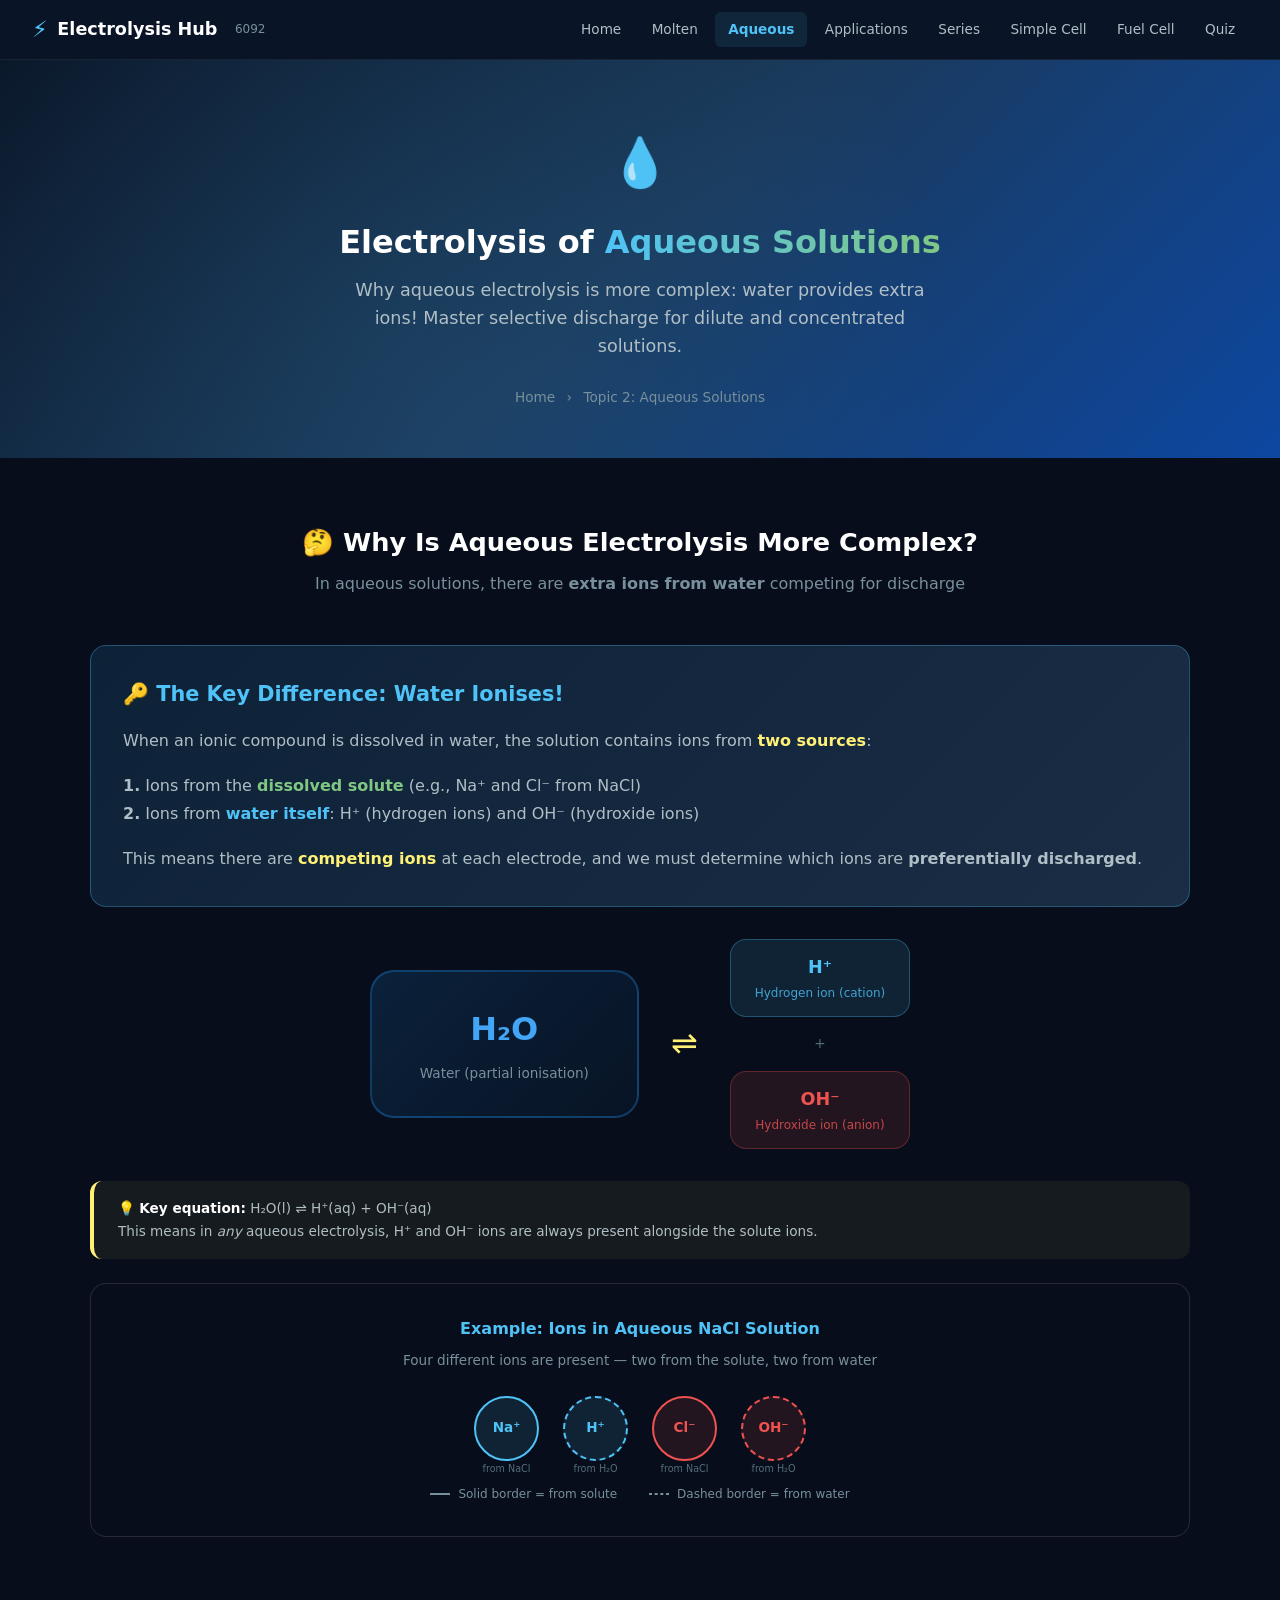
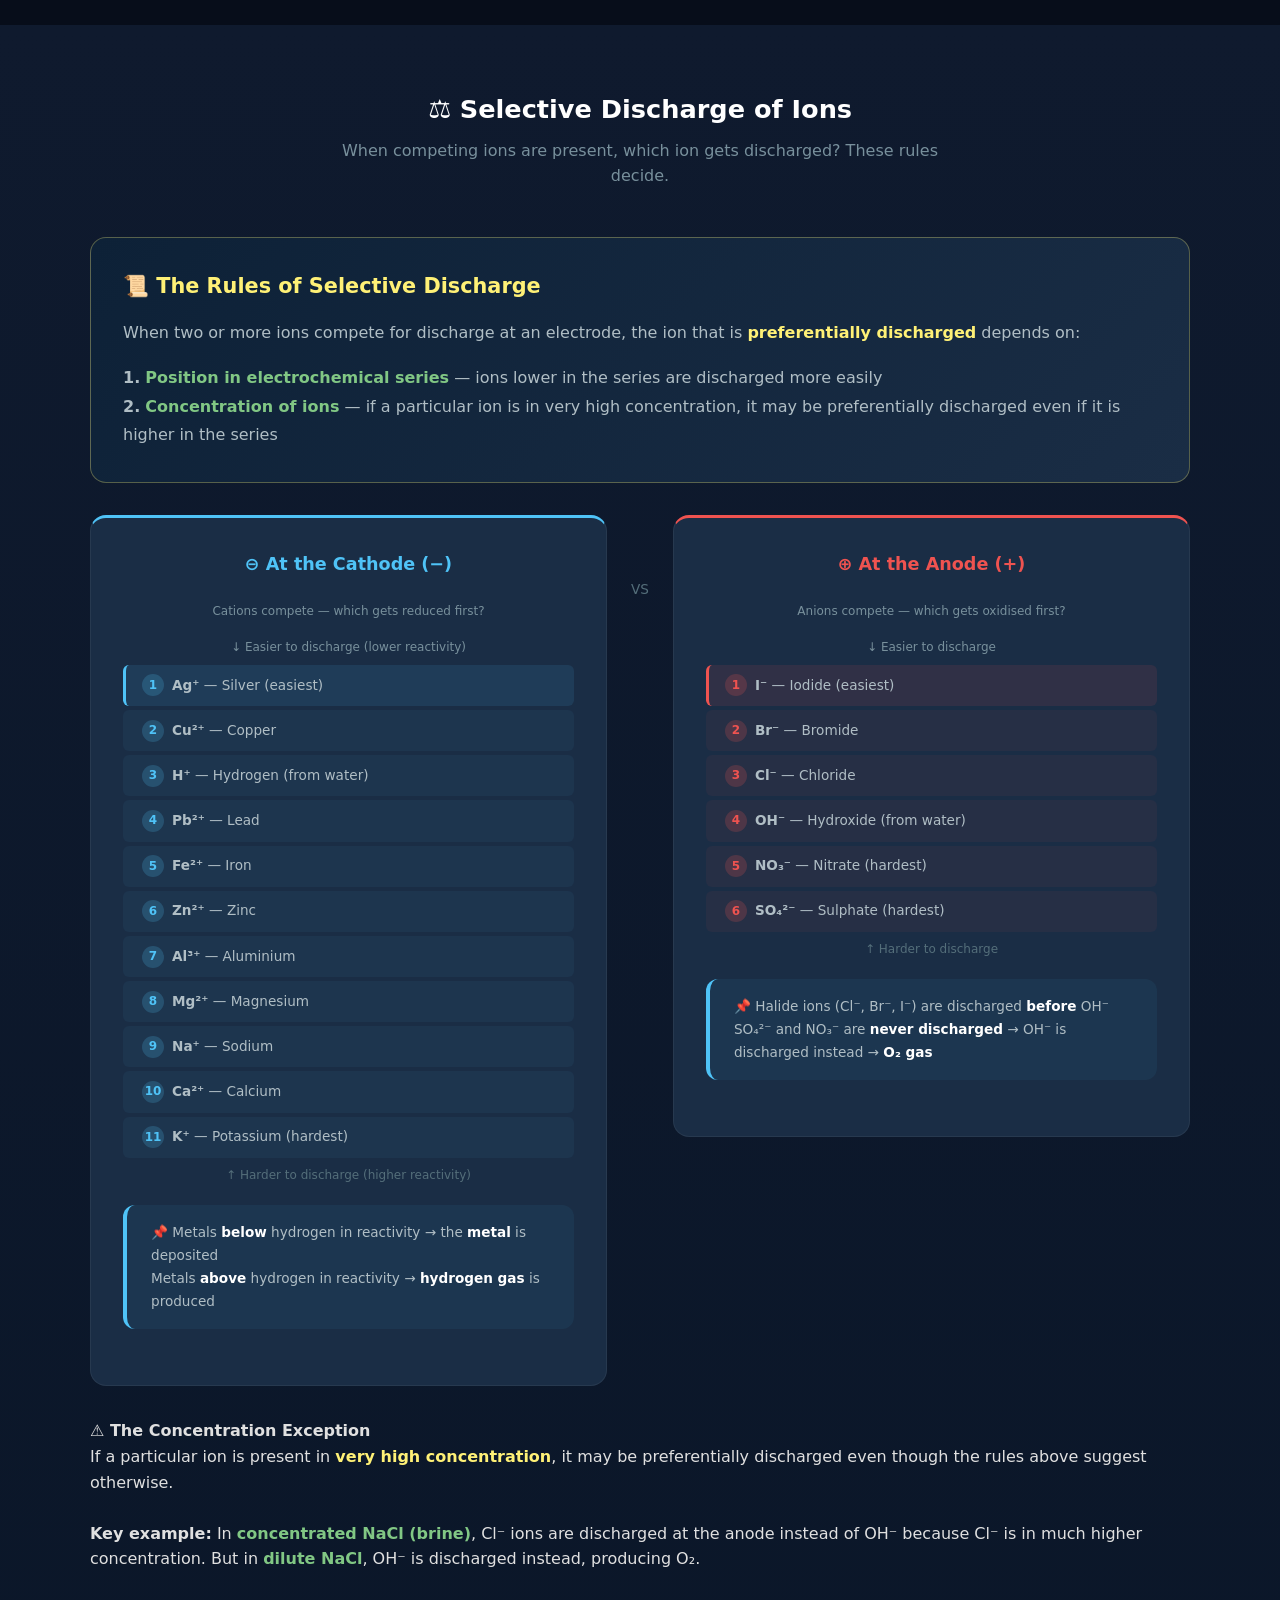
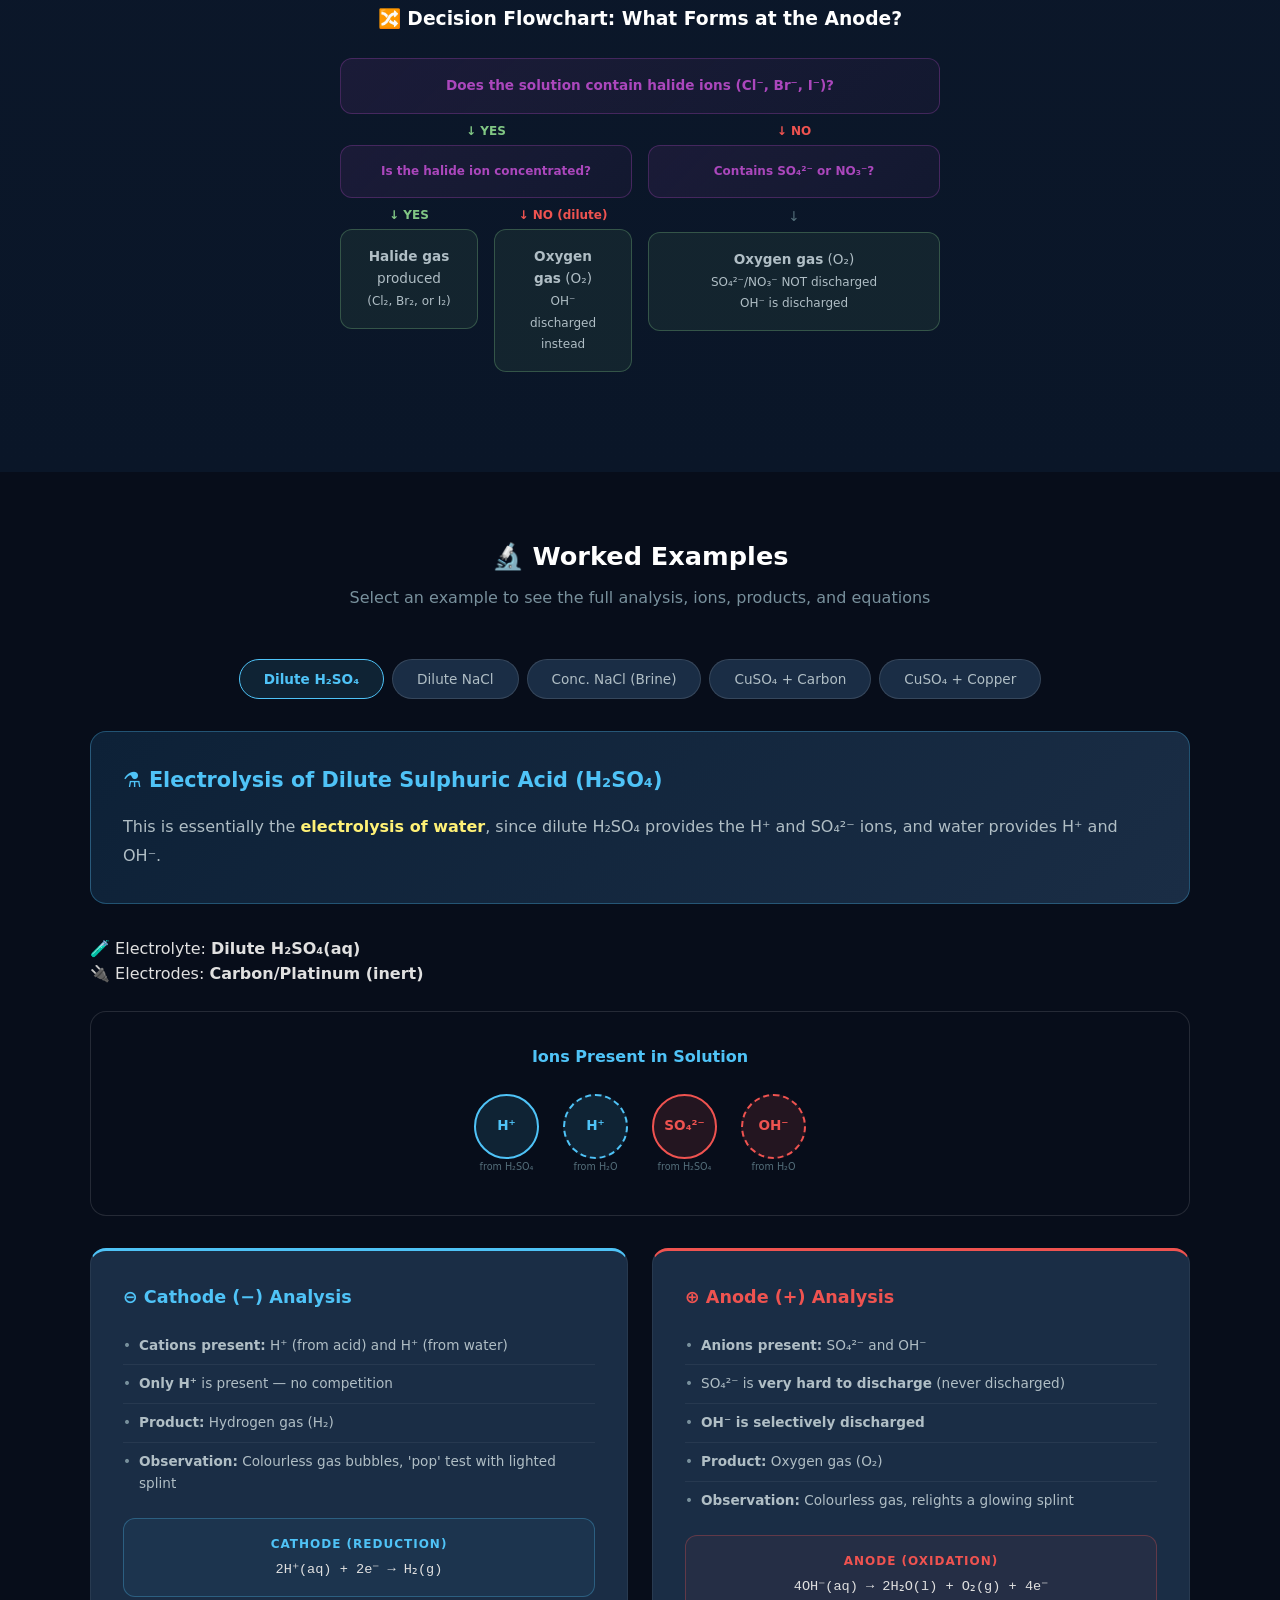
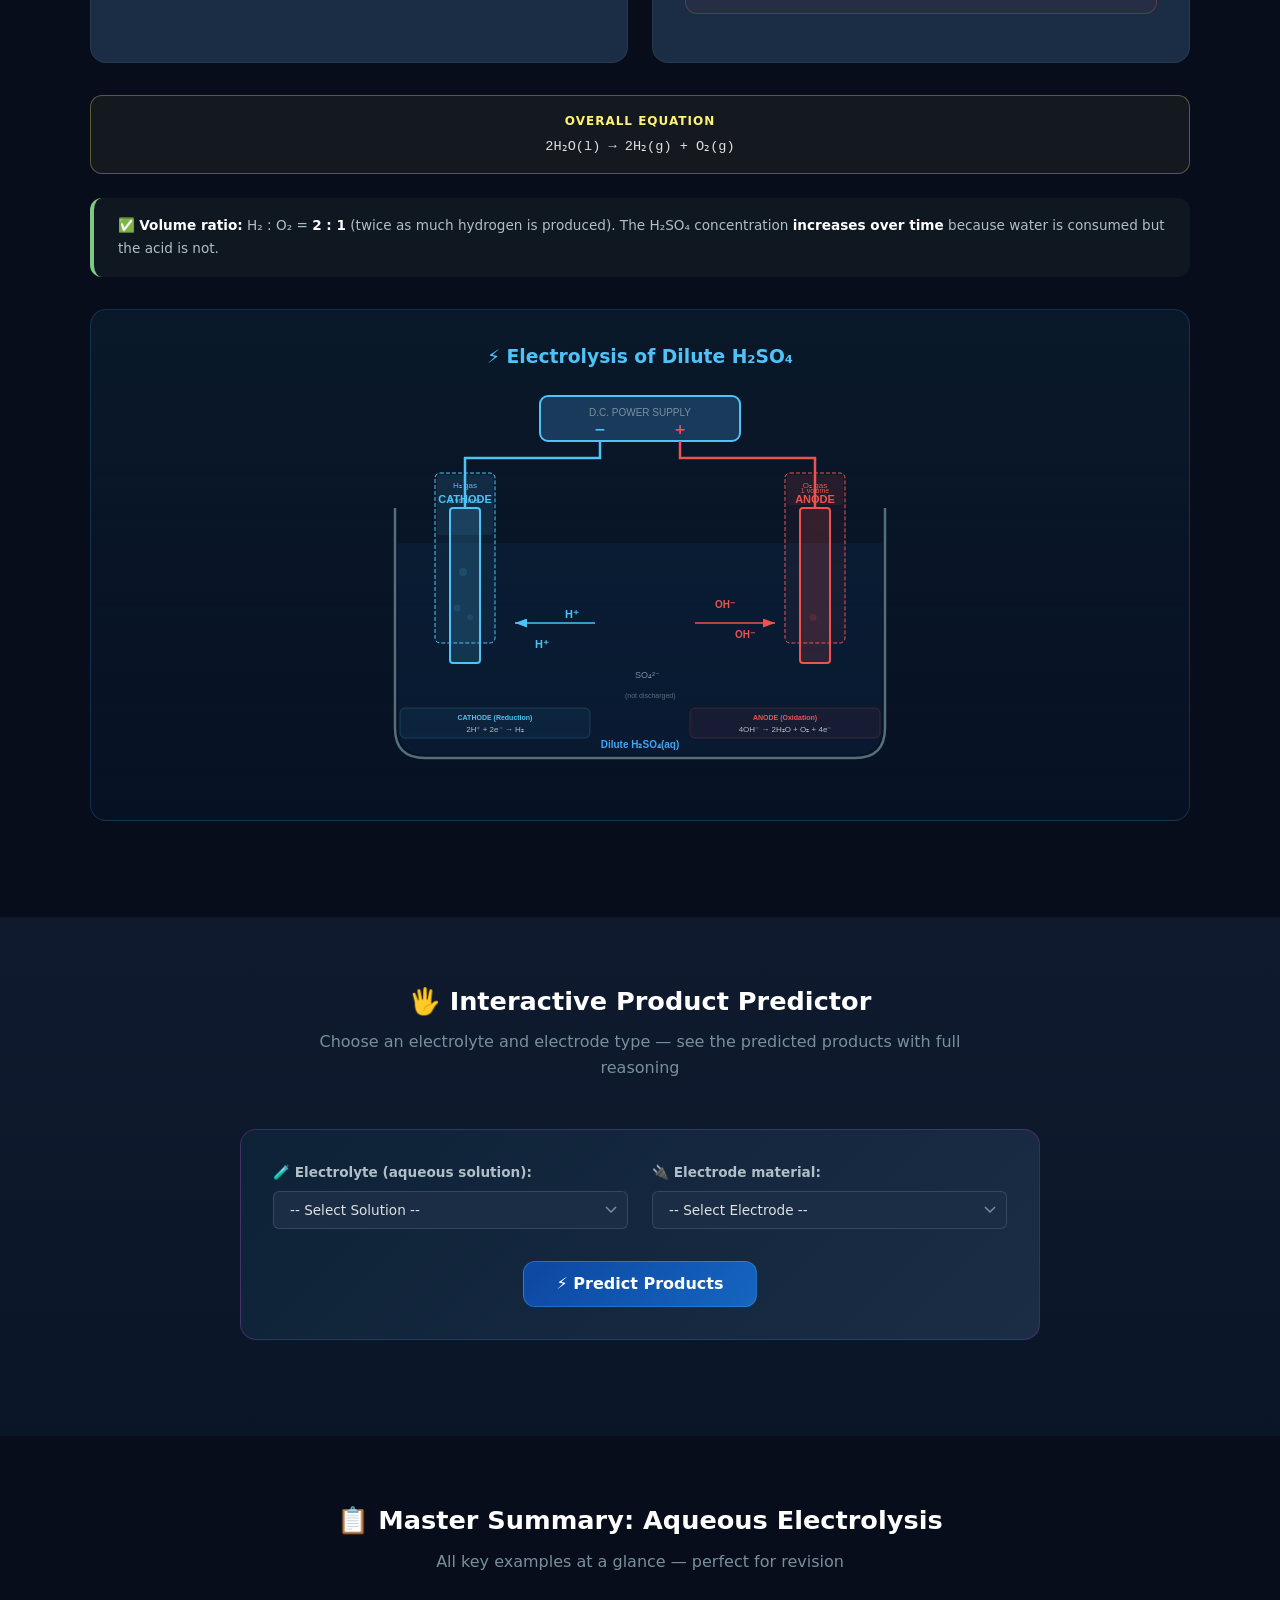
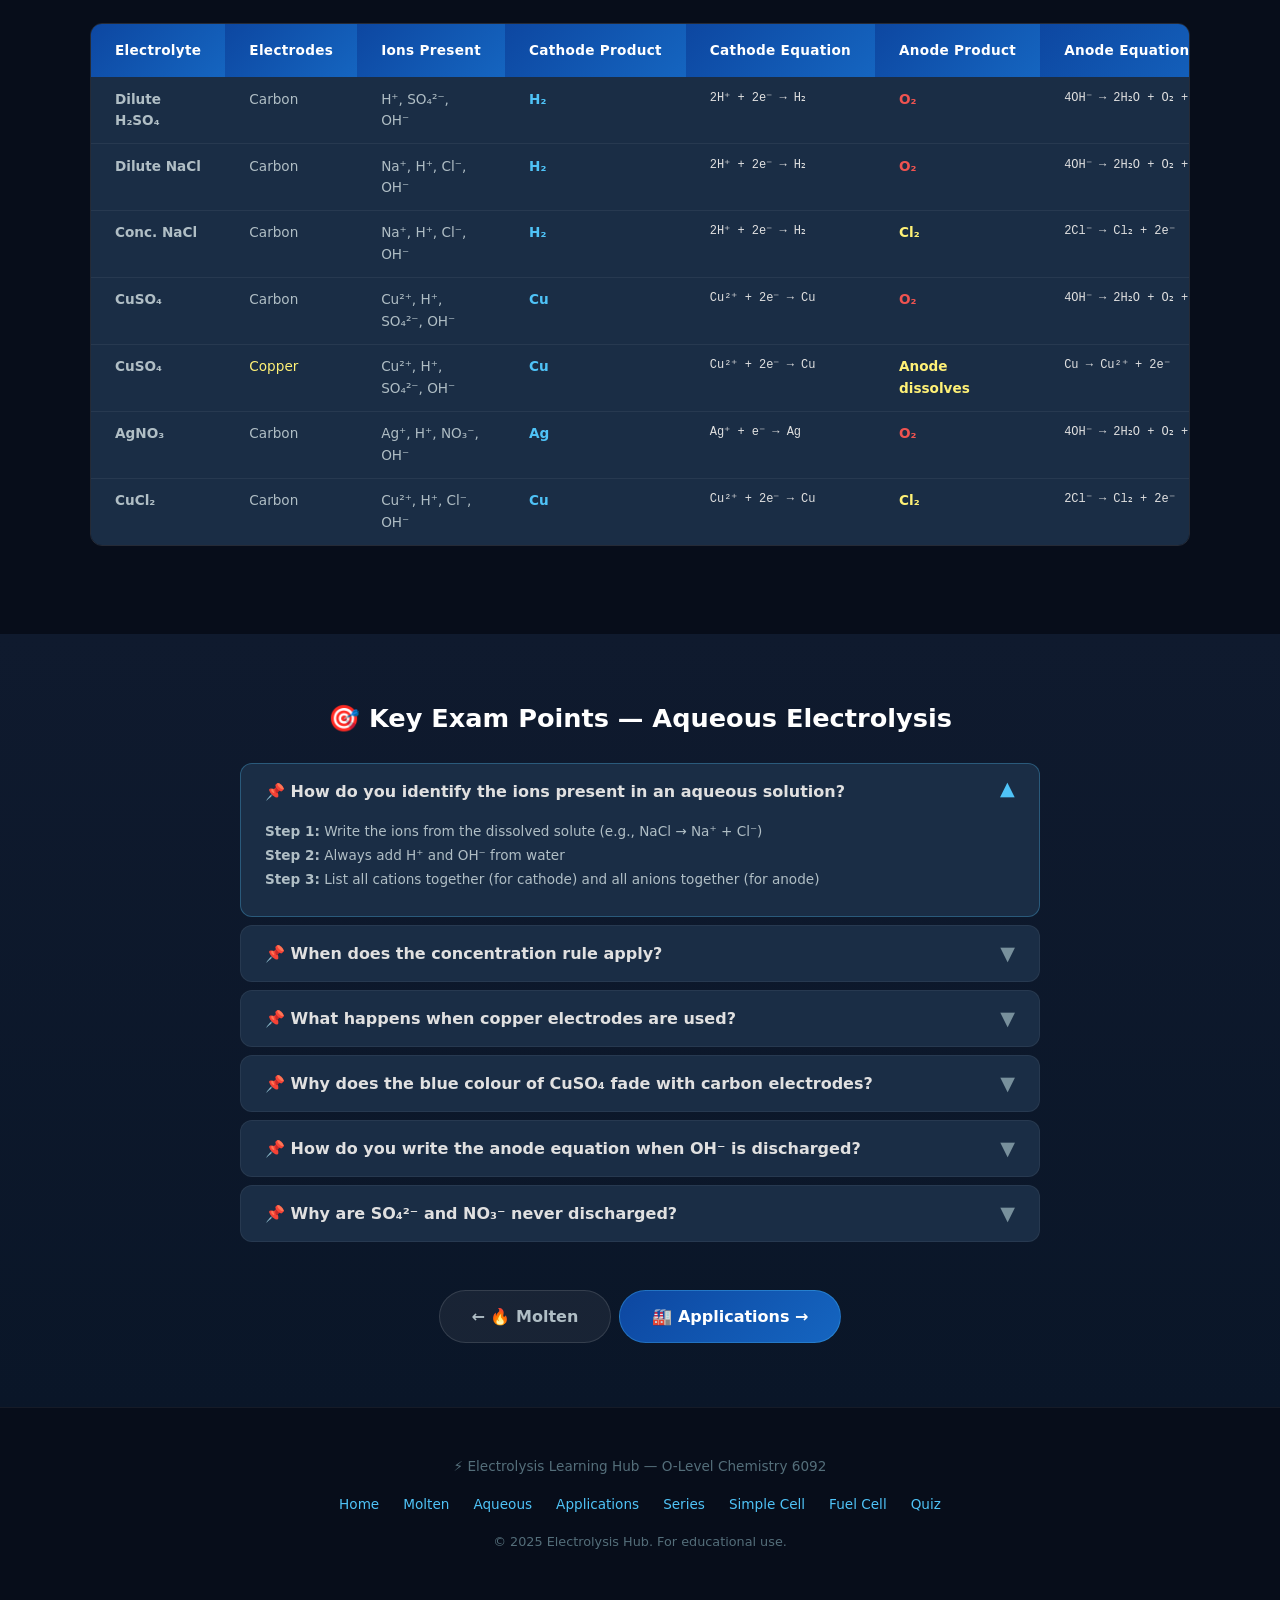
<file: aqueous.html>
<!DOCTYPE html>
<html lang="en">
<head>
    <meta charset="UTF-8">
    <meta name="viewport" content="width=device-width, initial-scale=1.0">
    <title>Electrolysis of Aqueous Solutions | Electrolysis Hub</title>
    <link rel="stylesheet" href="styles.css">
    <style>
        /* ===== AQUEOUS PAGE SPECIFIC STYLES ===== */

        /* Water splitting visual */
        .water-split-container {
            display: flex;
            align-items: center;
            justify-content: center;
            gap: var(--space-xl);
            margin: var(--space-xl) 0;
            flex-wrap: wrap;
        }

        .water-molecule {
            background: linear-gradient(135deg, rgba(33, 150, 243, 0.15), rgba(33, 150, 243, 0.05));
            border: 2px solid rgba(33, 150, 243, 0.3);
            border-radius: var(--radius-xl);
            padding: var(--space-xl) var(--space-2xl);
            text-align: center;
            position: relative;
        }

        .water-molecule .formula {
            font-size: 2rem;
            font-weight: 800;
            color: #42a5f5;
            margin-bottom: var(--space-sm);
        }

        .water-molecule .sub-text {
            color: var(--text-muted);
            font-size: var(--fs-sm);
        }

        .split-arrow {
            font-size: 2rem;
            color: var(--yellow-light);
            animation: pulseArrow 2s ease-in-out infinite;
        }

        @keyframes pulseArrow {
            0%, 100% { opacity: 0.5; transform: scale(1); }
            50% { opacity: 1; transform: scale(1.2); }
        }

        .ion-result {
            display: flex;
            flex-direction: column;
            gap: var(--space-md);
        }

        .ion-chip {
            padding: 0.8rem 1.5rem;
            border-radius: var(--radius-lg);
            font-weight: 700;
            font-size: var(--fs-md);
            text-align: center;
            position: relative;
        }

        .ion-chip.h-plus {
            background: rgba(79, 195, 247, 0.12);
            border: 1px solid rgba(79, 195, 247, 0.3);
            color: var(--blue-light);
        }

        .ion-chip.oh-minus {
            background: rgba(239, 83, 80, 0.12);
            border: 1px solid rgba(239, 83, 80, 0.3);
            color: var(--red-light);
        }

        .ion-chip .ion-note {
            display: block;
            font-size: var(--fs-xs);
            font-weight: 400;
            margin-top: 0.2rem;
            opacity: 0.8;
        }

        /* Selective discharge visual */
        .discharge-visual {
            display: grid;
            grid-template-columns: 1fr auto 1fr;
            gap: var(--space-lg);
            align-items: start;
            margin: var(--space-xl) 0;
        }

        .discharge-column {
            background: var(--bg-card);
            border-radius: var(--radius-lg);
            padding: var(--space-xl);
            border: 1px solid var(--border-subtle);
        }

        .discharge-column h4 {
            text-align: center;
            margin-bottom: var(--space-lg);
            font-size: var(--fs-md);
        }

        .discharge-column.cathode-col {
            border-top: 3px solid var(--blue-light);
        }

        .discharge-column.cathode-col h4 {
            color: var(--blue-light);
        }

        .discharge-column.anode-col {
            border-top: 3px solid var(--red-light);
        }

        .discharge-column.anode-col h4 {
            color: var(--red-light);
        }

        .discharge-vs {
            display: flex;
            align-items: center;
            justify-content: center;
            color: var(--text-dim);
            font-size: var(--fs-sm);
            padding-top: 4rem;
        }

        .ion-priority-list {
            list-style: none;
        }

        .ion-priority-list li {
            padding: 0.6rem var(--space-md);
            margin-bottom: var(--space-xs);
            border-radius: var(--radius-sm);
            font-size: var(--fs-sm);
            display: flex;
            align-items: center;
            gap: var(--space-sm);
            transition: all var(--transition-fast);
            position: relative;
        }

        .ion-priority-list li .priority-num {
            width: 22px;
            height: 22px;
            border-radius: 50%;
            display: flex;
            align-items: center;
            justify-content: center;
            font-size: var(--fs-xs);
            font-weight: 700;
            flex-shrink: 0;
        }

        .ion-priority-list.cathode-list li {
            background: rgba(79, 195, 247, 0.05);
            color: var(--text-secondary);
            border-left: 3px solid transparent;
        }

        .ion-priority-list.cathode-list li:first-child {
            border-left-color: var(--blue-light);
            background: rgba(79, 195, 247, 0.1);
        }

        .ion-priority-list.cathode-list li .priority-num {
            background: rgba(79, 195, 247, 0.2);
            color: var(--blue-light);
        }

        .ion-priority-list.anode-list li {
            background: rgba(239, 83, 80, 0.05);
            color: var(--text-secondary);
            border-left: 3px solid transparent;
        }

        .ion-priority-list.anode-list li:first-child {
            border-left-color: var(--red-light);
            background: rgba(239, 83, 80, 0.1);
        }

        .ion-priority-list.anode-list li .priority-num {
            background: rgba(239, 83, 80, 0.2);
            color: var(--red-light);
        }

        .priority-arrow {
            text-align: center;
            color: var(--text-dim);
            font-size: var(--fs-xs);
            margin-top: var(--space-xs);
            padding: var(--space-xs) 0;
        }

        /* Example cards grid */
        .example-selector {
            display: flex;
            justify-content: center;
            gap: var(--space-sm);
            margin-bottom: var(--space-xl);
            flex-wrap: wrap;
        }

        .example-btn {
            padding: 0.7rem 1.5rem;
            background: var(--bg-card);
            border: 1px solid var(--border-light);
            border-radius: var(--radius-full);
            color: var(--text-secondary);
            font-size: var(--fs-sm);
            font-weight: 500;
            cursor: pointer;
            transition: all var(--transition-fast);
        }

        .example-btn:hover {
            border-color: var(--blue-light);
            color: var(--text-primary);
        }

        .example-btn.active {
            background: rgba(79, 195, 247, 0.12);
            border-color: var(--blue-light);
            color: var(--blue-light);
            font-weight: 600;
        }

        .example-panel {
            display: none;
            animation: fadeTabIn 0.4s ease;
        }

        .example-panel.active {
            display: block;
        }

        /* Concentration comparison */
        .conc-compare {
            display: grid;
            grid-template-columns: 1fr 60px 1fr;
            gap: var(--space-md);
            margin: var(--space-xl) 0;
            align-items: start;
        }

        .conc-card {
            background: var(--bg-card);
            border: 1px solid var(--border-subtle);
            border-radius: var(--radius-lg);
            padding: var(--space-xl);
        }

        .conc-card h4 {
            text-align: center;
            margin-bottom: var(--space-md);
        }

        .conc-card.dilute-card {
            border-top: 3px solid #42a5f5;
        }

        .conc-card.dilute-card h4 {
            color: #42a5f5;
        }

        .conc-card.conc-card-highlight {
            border-top: 3px solid #ff9800;
        }

        .conc-card.conc-card-highlight h4 {
            color: #ff9800;
        }

        .conc-vs {
            display: flex;
            align-items: center;
            justify-content: center;
            color: var(--text-dim);
            font-weight: 800;
            font-size: var(--fs-lg);
            padding-top: 3rem;
        }

        /* Decision flowchart */
        .flowchart {
            max-width: 600px;
            margin: var(--space-xl) auto;
        }

        .flow-node {
            background: var(--bg-card);
            border: 1px solid var(--border-light);
            border-radius: var(--radius-md);
            padding: var(--space-md) var(--space-lg);
            text-align: center;
            margin-bottom: var(--space-xs);
            position: relative;
            color: var(--text-secondary);
            font-size: var(--fs-sm);
        }

        .flow-node.question {
            background: linear-gradient(135deg, rgba(171, 71, 188, 0.1), rgba(171, 71, 188, 0.05));
            border-color: rgba(171, 71, 188, 0.3);
            color: var(--purple-light);
            font-weight: 600;
        }

        .flow-node.answer-yes {
            background: rgba(129, 199, 132, 0.08);
            border-color: rgba(129, 199, 132, 0.3);
        }

        .flow-node.answer-no {
            background: rgba(239, 83, 80, 0.08);
            border-color: rgba(239, 83, 80, 0.3);
        }

        .flow-connector {
            text-align: center;
            color: var(--text-dim);
            font-size: var(--fs-sm);
            padding: var(--space-xs) 0;
        }

        .flow-branches {
            display: grid;
            grid-template-columns: 1fr 1fr;
            gap: var(--space-md);
        }

        .flow-branch-label {
            text-align: center;
            font-size: var(--fs-xs);
            font-weight: 700;
            padding: var(--space-xs) 0;
        }

        .flow-branch-label.yes { color: var(--green-light); }
        .flow-branch-label.no { color: var(--red-light); }

        /* Interactive aqueous diagram */
        .aqueous-diagram-container {
            background: linear-gradient(180deg, #0a1929, rgba(13, 71, 161, 0.08));
            border: 1px solid rgba(66, 165, 245, 0.2);
            border-radius: var(--radius-lg);
            padding: var(--space-xl);
            margin: var(--space-xl) 0;
        }

        /* Ions in solution visual */
        .solution-ions-visual {
            background: var(--bg-darkest);
            border: 1px solid var(--border-light);
            border-radius: var(--radius-lg);
            padding: var(--space-xl);
            margin: var(--space-lg) 0;
            text-align: center;
        }

        .ions-grid {
            display: flex;
            justify-content: center;
            gap: var(--space-lg);
            flex-wrap: wrap;
            margin: var(--space-lg) 0;
        }

        .ion-badge {
            display: inline-flex;
            align-items: center;
            justify-content: center;
            width: 65px;
            height: 65px;
            border-radius: 50%;
            font-weight: 700;
            font-size: var(--fs-sm);
            position: relative;
        }

        .ion-badge.from-solute {
            border: 2px solid;
        }

        .ion-badge.from-water {
            border: 2px dashed;
        }

        .ion-badge.cation-badge {
            background: rgba(79, 195, 247, 0.12);
            border-color: var(--blue-light);
            color: var(--blue-light);
        }

        .ion-badge.anion-badge {
            background: rgba(239, 83, 80, 0.12);
            border-color: var(--red-light);
            color: var(--red-light);
        }

        .ion-badge .source-label {
            position: absolute;
            bottom: -18px;
            left: 50%;
            transform: translateX(-50%);
            font-size: 0.6rem;
            white-space: nowrap;
            color: var(--text-dim);
            font-weight: 400;
        }

        /* Interactive product predictor */
        .predictor-container {
            max-width: 800px;
            margin: var(--space-xl) auto;
        }

        .predictor-setup {
            display: grid;
            grid-template-columns: 1fr 1fr;
            gap: var(--space-lg);
            margin-bottom: var(--space-xl);
        }

        .predictor-field label {
            display: block;
            color: var(--text-secondary);
            font-size: var(--fs-sm);
            font-weight: 600;
            margin-bottom: var(--space-sm);
        }

        .predictor-field select {
            width: 100%;
            padding: 0.6rem 1rem;
            background: var(--bg-card);
            color: var(--text-primary);
            border: 1px solid var(--border-light);
            border-radius: var(--radius-sm);
            font-size: var(--fs-sm);
            font-family: var(--font-main);
            cursor: pointer;
            appearance: none;
            -webkit-appearance: none;
            background-image: url("data:image/svg+xml,%3Csvg xmlns='http://www.w3.org/2000/svg' width='12' height='8' viewBox='0 0 12 8'%3E%3Cpath d='M1 1l5 5 5-5' stroke='%2378909c' stroke-width='1.5' fill='none'/%3E%3C/svg%3E");
            background-repeat: no-repeat;
            background-position: right 10px center;
            padding-right: 2rem;
            transition: border-color var(--transition-fast);
        }

        .predictor-field select:focus {
            outline: none;
            border-color: var(--blue-light);
            box-shadow: 0 0 0 3px rgba(79, 195, 247, 0.15);
        }

        .result-display {
            background: var(--bg-card);
            border: 1px solid var(--border-subtle);
            border-radius: var(--radius-lg);
            padding: var(--space-xl);
            display: none;
            animation: fadeTabIn 0.4s ease;
        }

        .result-display.show {
            display: block;
        }

        .result-header {
            text-align: center;
            margin-bottom: var(--space-lg);
        }

        .result-header h4 {
            color: var(--text-white);
            font-size: var(--fs-lg);
            margin-bottom: var(--space-xs);
        }

        .result-header p {
            color: var(--text-muted);
            font-size: var(--fs-sm);
        }

        .result-electrodes {
            display: grid;
            grid-template-columns: 1fr 1fr;
            gap: var(--space-lg);
        }

        .result-electrode {
            padding: var(--space-lg);
            border-radius: var(--radius-md);
            text-align: center;
        }

        .result-electrode.cathode-result {
            background: rgba(79, 195, 247, 0.06);
            border: 1px solid rgba(79, 195, 247, 0.2);
        }

        .result-electrode.cathode-result h5 {
            color: var(--blue-light);
        }

        .result-electrode.anode-result {
            background: rgba(239, 83, 80, 0.06);
            border: 1px solid rgba(239, 83, 80, 0.2);
        }

        .result-electrode.anode-result h5 {
            color: var(--red-light);
        }

        .result-electrode h5 {
            font-size: var(--fs-base);
            margin-bottom: var(--space-sm);
        }

        .result-electrode .product-name {
            font-size: var(--fs-lg);
            font-weight: 700;
            color: var(--text-white);
            margin-bottom: var(--space-sm);
        }

        .result-electrode .product-obs {
            font-size: var(--fs-sm);
            color: var(--yellow-light);
            font-style: italic;
            margin-bottom: var(--space-sm);
        }

        .result-reason {
            background: rgba(0, 0, 0, 0.2);
            border-radius: var(--radius-md);
            padding: var(--space-md) var(--space-lg);
            margin-top: var(--space-lg);
        }

        .result-reason h5 {
            color: var(--yellow-light);
            font-size: var(--fs-sm);
            margin-bottom: var(--space-sm);
        }

        .result-reason p {
            color: var(--text-secondary);
            font-size: var(--fs-sm);
            line-height: 1.7;
        }

        /* Responsive */
        @media (max-width: 768px) {
            .discharge-visual {
                grid-template-columns: 1fr;
            }
            .discharge-vs {
                padding-top: 0;
            }
            .conc-compare {
                grid-template-columns: 1fr;
            }
            .conc-vs {
                padding-top: 0;
            }
            .predictor-setup {
                grid-template-columns: 1fr;
            }
            .result-electrodes {
                grid-template-columns: 1fr;
            }
            .water-split-container {
                flex-direction: column;
            }
            .flow-branches {
                grid-template-columns: 1fr;
            }
        }
    </style>
</head>
<body>

    <!-- ===== NAVIGATION ===== -->
    <nav class="top-nav" id="topNav">
        <a href="index.html" class="nav-brand">
            <span class="brand-icon">⚡</span>
            <span class="brand-text">Electrolysis Hub</span>
            <span class="brand-sub">6092</span>
        </a>
        <button class="nav-toggle" id="navToggle" aria-label="Toggle navigation">
            <span></span><span></span><span></span>
        </button>
        <div class="nav-links" id="navLinks">
            <a href="index.html">Home</a>
            <a href="molten.html">Molten</a>
            <a href="aqueous.html" class="active">Aqueous</a>
            <a href="applications.html">Applications</a>
            <a href="electrochemical.html">Series</a>
            <a href="simple-cell.html">Simple Cell</a>
            <a href="fuel-cell.html">Fuel Cell</a>
            <a href="quiz.html">Quiz</a>
        </div>
    </nav>

    <div class="page-wrapper">

        <!-- ===== PAGE HEADER ===== -->
        <header class="page-header">
            <span class="header-icon">💧</span>
            <h1>Electrolysis of <span>Aqueous Solutions</span></h1>
            <p class="header-desc">
                Why aqueous electrolysis is more complex: water provides extra ions!
                Master selective discharge for dilute and concentrated solutions.
            </p>
            <div class="breadcrumb">
                <a href="index.html">Home</a>
                <span class="sep">›</span>
                <span>Topic 2: Aqueous Solutions</span>
            </div>
        </header>

        <!-- ===== SECTION 1: WHY AQUEOUS IS DIFFERENT ===== -->
        <section class="section">
            <div class="content-wrapper">
                <h2 class="section-title">🤔 Why Is Aqueous Electrolysis More Complex?</h2>
                <p class="section-subtitle">
                    In aqueous solutions, there are <strong>extra ions from water</strong> competing for discharge
                </p>

                <div class="info-box">
                    <h3>🔑 The Key Difference: Water Ionises!</h3>
                    <p>
                        When an ionic compound is dissolved in water, the solution contains ions from 
                        <span class="highlight">two sources</span>:
                    </p>
                    <p>
                        <strong>1.</strong> Ions from the <span class="term">dissolved solute</span> (e.g., Na⁺ and Cl⁻ from NaCl)<br>
                        <strong>2.</strong> Ions from <span class="term-blue">water itself</span>: 
                        H⁺ (hydrogen ions) and OH⁻ (hydroxide ions)
                    </p>
                    <p>
                        This means there are <span class="highlight">competing ions</span> at each electrode, 
                        and we must determine which ions are <strong>preferentially discharged</strong>.
                    </p>
                </div>

                <!-- Water ionisation visual -->
                <div class="water-split-container">
                    <div class="water-molecule">
                        <div class="formula">H₂O</div>
                        <div class="sub-text">Water (partial ionisation)</div>
                    </div>
                    <div class="split-arrow">⇌</div>
                    <div class="ion-result">
                        <div class="ion-chip h-plus">
                            H⁺
                            <span class="ion-note">Hydrogen ion (cation)</span>
                        </div>
                        <div style="text-align: center; color: var(--text-dim); font-size: var(--fs-sm);">+</div>
                        <div class="ion-chip oh-minus">
                            OH⁻
                            <span class="ion-note">Hydroxide ion (anion)</span>
                        </div>
                    </div>
                </div>

                <div class="callout callout-tip">
                    💡 <strong>Key equation:</strong> H₂O(l) ⇌ H⁺(aq) + OH⁻(aq)<br>
                    This means in <em>any</em> aqueous electrolysis, H⁺ and OH⁻ ions are always present 
                    alongside the solute ions.
                </div>

                <!-- Example: ions in NaCl solution -->
                <div class="solution-ions-visual">
                    <h4 style="color: var(--blue-light); margin-bottom: var(--space-sm);">
                        Example: Ions in Aqueous NaCl Solution
                    </h4>
                    <p style="color: var(--text-muted); font-size: var(--fs-sm); margin-bottom: var(--space-md);">
                        Four different ions are present — two from the solute, two from water
                    </p>
                    <div class="ions-grid">
                        <div class="ion-badge cation-badge from-solute">
                            Na⁺
                            <span class="source-label">from NaCl</span>
                        </div>
                        <div class="ion-badge cation-badge from-water" style="border-style: dashed;">
                            H⁺
                            <span class="source-label">from H₂O</span>
                        </div>
                        <div class="ion-badge anion-badge from-solute">
                            Cl⁻
                            <span class="source-label">from NaCl</span>
                        </div>
                        <div class="ion-badge anion-badge from-water" style="border-style: dashed;">
                            OH⁻
                            <span class="source-label">from H₂O</span>
                        </div>
                    </div>
                    <div style="display: flex; justify-content: center; gap: var(--space-xl); margin-top: var(--space-lg); flex-wrap: wrap;">
                        <div style="display: flex; align-items: center; gap: var(--space-sm); font-size: var(--fs-xs); color: var(--text-muted);">
                            <div style="width: 20px; height: 2px; border: 1px solid var(--text-muted);"></div> Solid border = from solute
                        </div>
                        <div style="display: flex; align-items: center; gap: var(--space-sm); font-size: var(--fs-xs); color: var(--text-muted);">
                            <div style="width: 20px; height: 2px; border: 1px dashed var(--text-muted);"></div> Dashed border = from water
                        </div>
                    </div>
                </div>
            </div>
        </section>

        <!-- ===== SECTION 2: SELECTIVE DISCHARGE RULES ===== -->
        <section class="section section-alt" id="selective-discharge">
            <div class="content-wrapper">
                <h2 class="section-title">⚖️ Selective Discharge of Ions</h2>
                <p class="section-subtitle">
                    When competing ions are present, which ion gets discharged? These rules decide.
                </p>

                <div class="info-box yellow">
                    <h3>📜 The Rules of Selective Discharge</h3>
                    <p>
                        When two or more ions compete for discharge at an electrode, the ion that is 
                        <span class="highlight">preferentially discharged</span> depends on:
                    </p>
                    <p>
                        <strong>1.</strong> <span class="term">Position in electrochemical series</span> — 
                        ions lower in the series are discharged more easily<br>
                        <strong>2.</strong> <span class="term">Concentration of ions</span> — 
                        if a particular ion is in very high concentration, it may be preferentially discharged 
                        even if it is higher in the series
                    </p>
                </div>

                <!-- Discharge priority columns -->
                <div class="discharge-visual">
                    <!-- CATHODE (cations compete) -->
                    <div class="discharge-column cathode-col">
                        <h4>⊖ At the Cathode (−)</h4>
                        <p style="color: var(--text-muted); font-size: var(--fs-xs); text-align: center; margin-bottom: var(--space-md);">
                            Cations compete — which gets reduced first?
                        </p>
                        <p style="color: var(--text-muted); font-size: var(--fs-xs); text-align: center; margin-bottom: var(--space-sm);">
                            ↓ Easier to discharge (lower reactivity)
                        </p>
                        <ul class="ion-priority-list cathode-list">
                            <li>
                                <span class="priority-num">1</span>
                                <span><strong>Ag⁺</strong> — Silver (easiest)</span>
                            </li>
                            <li>
                                <span class="priority-num">2</span>
                                <span><strong>Cu²⁺</strong> — Copper</span>
                            </li>
                            <li>
                                <span class="priority-num">3</span>
                                <span><strong>H⁺</strong> — Hydrogen (from water)</span>
                            </li>
                            <li>
                                <span class="priority-num">4</span>
                                <span><strong>Pb²⁺</strong> — Lead</span>
                            </li>
                            <li>
                                <span class="priority-num">5</span>
                                <span><strong>Fe²⁺</strong> — Iron</span>
                            </li>
                            <li>
                                <span class="priority-num">6</span>
                                <span><strong>Zn²⁺</strong> — Zinc</span>
                            </li>
                            <li>
                                <span class="priority-num">7</span>
                                <span><strong>Al³⁺</strong> — Aluminium</span>
                            </li>
                            <li>
                                <span class="priority-num">8</span>
                                <span><strong>Mg²⁺</strong> — Magnesium</span>
                            </li>
                            <li>
                                <span class="priority-num">9</span>
                                <span><strong>Na⁺</strong> — Sodium</span>
                            </li>
                            <li>
                                <span class="priority-num">10</span>
                                <span><strong>Ca²⁺</strong> — Calcium</span>
                            </li>
                            <li>
                                <span class="priority-num">11</span>
                                <span><strong>K⁺</strong> — Potassium (hardest)</span>
                            </li>
                        </ul>
                        <div class="priority-arrow">↑ Harder to discharge (higher reactivity)</div>
                        <div class="callout callout-info" style="margin-top: var(--space-md);">
                            📌 Metals <strong>below</strong> hydrogen in reactivity → the <strong>metal</strong> is deposited<br>
                            Metals <strong>above</strong> hydrogen in reactivity → <strong>hydrogen gas</strong> is produced
                        </div>
                    </div>

                    <div class="discharge-vs">VS</div>

                    <!-- ANODE (anions compete) -->
                    <div class="discharge-column anode-col">
                        <h4>⊕ At the Anode (+)</h4>
                        <p style="color: var(--text-muted); font-size: var(--fs-xs); text-align: center; margin-bottom: var(--space-md);">
                            Anions compete — which gets oxidised first?
                        </p>
                        <p style="color: var(--text-muted); font-size: var(--fs-xs); text-align: center; margin-bottom: var(--space-sm);">
                            ↓ Easier to discharge
                        </p>
                        <ul class="ion-priority-list anode-list">
                            <li>
                                <span class="priority-num">1</span>
                                <span><strong>I⁻</strong> — Iodide (easiest)</span>
                            </li>
                            <li>
                                <span class="priority-num">2</span>
                                <span><strong>Br⁻</strong> — Bromide</span>
                            </li>
                            <li>
                                <span class="priority-num">3</span>
                                <span><strong>Cl⁻</strong> — Chloride</span>
                            </li>
                            <li>
                                <span class="priority-num">4</span>
                                <span><strong>OH⁻</strong> — Hydroxide (from water)</span>
                            </li>
                            <li>
                                <span class="priority-num">5</span>
                                <span><strong>NO₃⁻</strong> — Nitrate (hardest)</span>
                            </li>
                            <li>
                                <span class="priority-num">6</span>
                                <span><strong>SO₄²⁻</strong> — Sulphate (hardest)</span>
                            </li>
                        </ul>
                        <div class="priority-arrow">↑ Harder to discharge</div>
                        <div class="callout callout-info" style="margin-top: var(--space-md);">
                            📌 Halide ions (Cl⁻, Br⁻, I⁻) are discharged <strong>before</strong> OH⁻<br>
                            SO₄²⁻ and NO₃⁻ are <strong>never discharged</strong> → OH⁻ is discharged instead → <strong>O₂ gas</strong>
                        </div>
                    </div>
                </div>

                <!-- Concentration exception -->
                <div class="special-note">
                    <h4>⚠️ The Concentration Exception</h4>
                    <p>
                        If a particular ion is present in <span class="highlight">very high concentration</span>, 
                        it may be preferentially discharged even though the rules above suggest otherwise.<br><br>
                        <strong>Key example:</strong> In <span class="term">concentrated NaCl (brine)</span>, 
                        Cl⁻ ions are discharged at the anode instead of OH⁻ because Cl⁻ is in much higher concentration. 
                        But in <span class="term">dilute NaCl</span>, OH⁻ is discharged instead, producing O₂.
                    </p>
                </div>

                <!-- Decision flowchart for anode -->
                <div class="flowchart">
                    <h3 style="color: var(--text-white); text-align: center; margin-bottom: var(--space-lg);">
                        🔀 Decision Flowchart: What Forms at the Anode?
                    </h3>
                    <div class="flow-node question">
                        Does the solution contain halide ions (Cl⁻, Br⁻, I⁻)?
                    </div>
                    <div class="flow-branches">
                        <div>
                            <div class="flow-branch-label yes">↓ YES</div>
                            <div class="flow-node question" style="font-size: var(--fs-xs);">
                                Is the halide ion concentrated?
                            </div>
                            <div class="flow-branches" style="margin-top: var(--space-xs);">
                                <div>
                                    <div class="flow-branch-label yes">↓ YES</div>
                                    <div class="flow-node answer-yes">
                                        <strong>Halide gas</strong> produced<br>
                                        <span style="font-size: var(--fs-xs);">(Cl₂, Br₂, or I₂)</span>
                                    </div>
                                </div>
                                <div>
                                    <div class="flow-branch-label no">↓ NO (dilute)</div>
                                    <div class="flow-node answer-yes">
                                        <strong>Oxygen gas</strong> (O₂)<br>
                                        <span style="font-size: var(--fs-xs);">OH⁻ discharged instead</span>
                                    </div>
                                </div>
                            </div>
                        </div>
                        <div>
                            <div class="flow-branch-label no">↓ NO</div>
                            <div class="flow-node question" style="font-size: var(--fs-xs);">
                                Contains SO₄²⁻ or NO₃⁻?
                            </div>
                            <div class="flow-connector">↓</div>
                            <div class="flow-node answer-yes">
                                <strong>Oxygen gas</strong> (O₂)<br>
                                <span style="font-size: var(--fs-xs);">SO₄²⁻/NO₃⁻ NOT discharged<br>OH⁻ is discharged</span>
                            </div>
                        </div>
                    </div>
                </div>
            </div>
        </section>

        <!-- ===== SECTION 3: EXAMPLES WITH INTERACTIVE SELECTOR ===== -->
        <section class="section" id="examples-section">
            <div class="content-wrapper">
                <h2 class="section-title">🔬 Worked Examples</h2>
                <p class="section-subtitle">Select an example to see the full analysis, ions, products, and equations</p>

                <div class="example-selector">
                    <button class="example-btn active" data-example="dilute-h2so4">Dilute H₂SO₄</button>
                    <button class="example-btn" data-example="dilute-nacl">Dilute NaCl</button>
                    <button class="example-btn" data-example="conc-nacl">Conc. NaCl (Brine)</button>
                    <button class="example-btn" data-example="cuso4-carbon">CuSO₄ + Carbon</button>
                    <button class="example-btn" data-example="cuso4-copper">CuSO₄ + Copper</button>
                </div>

                <!-- ===== EXAMPLE 1: Dilute H₂SO₄ ===== -->
                <div class="example-panel active" id="panel-dilute-h2so4">
                    <div class="info-box">
                        <h3>⚗️ Electrolysis of Dilute Sulphuric Acid (H₂SO₄)</h3>
                        <p>This is essentially the <span class="highlight">electrolysis of water</span>, 
                        since dilute H₂SO₄ provides the H⁺ and SO₄²⁻ ions, and water provides H⁺ and OH⁻.</p>
                    </div>

                    <div class="conditions-row" style="justify-content: center;">
                        <div class="condition-chip"><span class="chip-icon">🧪</span> Electrolyte: <strong>Dilute H₂SO₄(aq)</strong></div>
                        <div class="condition-chip"><span class="chip-icon">🔌</span> Electrodes: <strong>Carbon/Platinum (inert)</strong></div>
                    </div>

                    <!-- Ions present -->
                    <div class="solution-ions-visual">
                        <h4 style="color: var(--blue-light);">Ions Present in Solution</h4>
                        <div class="ions-grid">
                            <div class="ion-badge cation-badge from-solute">H⁺<span class="source-label">from H₂SO₄</span></div>
                            <div class="ion-badge cation-badge from-water" style="border-style: dashed;">H⁺<span class="source-label">from H₂O</span></div>
                            <div class="ion-badge anion-badge from-solute">SO₄²⁻<span class="source-label">from H₂SO₄</span></div>
                            <div class="ion-badge anion-badge from-water" style="border-style: dashed;">OH⁻<span class="source-label">from H₂O</span></div>
                        </div>
                    </div>

                    <!-- Analysis -->
                    <div class="compare-grid">
                        <div class="compare-card cathode-card">
                            <h4>⊖ Cathode (−) Analysis</h4>
                            <ul>
                                <li><strong>Cations present:</strong> H⁺ (from acid) and H⁺ (from water)</li>
                                <li><strong>Only H⁺</strong> is present — no competition</li>
                                <li><strong>Product:</strong> Hydrogen gas (H₂)</li>
                                <li><strong>Observation:</strong> Colourless gas bubbles, 'pop' test with lighted splint</li>
                            </ul>
                            <div class="equation-block cathode">
                                <span class="label">Cathode (Reduction)</span>
                                2H⁺(aq) + 2e⁻ → H₂(g)
                            </div>
                        </div>
                        <div class="compare-card anode-card">
                            <h4>⊕ Anode (+) Analysis</h4>
                            <ul>
                                <li><strong>Anions present:</strong> SO₄²⁻ and OH⁻</li>
                                <li>SO₄²⁻ is <strong>very hard to discharge</strong> (never discharged)</li>
                                <li><strong>OH⁻ is selectively discharged</strong></li>
                                <li><strong>Product:</strong> Oxygen gas (O₂)</li>
                                <li><strong>Observation:</strong> Colourless gas, relights a glowing splint</li>
                            </ul>
                            <div class="equation-block anode">
                                <span class="label">Anode (Oxidation)</span>
                                4OH⁻(aq) → 2H₂O(l) + O₂(g) + 4e⁻
                            </div>
                        </div>
                    </div>

                    <div class="equation-block overall">
                        <span class="label">Overall Equation</span>
                        2H₂O(l) → 2H₂(g) + O₂(g)
                    </div>

                    <div class="callout callout-success">
                        ✅ <strong>Volume ratio:</strong> H₂ : O₂ = <strong>2 : 1</strong> 
                        (twice as much hydrogen is produced). The H₂SO₄ concentration 
                        <strong>increases over time</strong> because water is consumed but the acid is not.
                    </div>

                    <!-- Interactive SVG diagram -->
                    <div class="aqueous-diagram-container">
                        <h3 style="color: var(--blue-light); text-align: center; margin-bottom: var(--space-md);">
                            ⚡ Electrolysis of Dilute H₂SO₄
                        </h3>
                        <svg viewBox="0 0 650 400" xmlns="http://www.w3.org/2000/svg" style="max-width: 650px; margin: 0 auto; display: block;">
                            <!-- Battery -->
                            <rect x="225" y="8" width="200" height="45" rx="8" fill="#1a3a5c" stroke="#4fc3f7" stroke-width="2"/>
                            <text x="325" y="28" text-anchor="middle" fill="#78909c" font-size="10" font-family="Arial">D.C. POWER SUPPLY</text>
                            <text x="285" y="46" text-anchor="middle" fill="#4fc3f7" font-size="14" font-weight="bold">−</text>
                            <text x="365" y="46" text-anchor="middle" fill="#ef5350" font-size="14" font-weight="bold">+</text>

                            <!-- Wires -->
                            <path d="M285 53 L285 70 L150 70 L150 120" stroke="#4fc3f7" stroke-width="2.5" fill="none"/>
                            <path d="M365 53 L365 70 L500 70 L500 120" stroke="#ef5350" stroke-width="2.5" fill="none"/>

                            <!-- Beaker -->
                            <path d="M80 120 L80 340 Q80 370 110 370 L540 370 Q570 370 570 340 L570 120" stroke="#546e7a" stroke-width="2.5" fill="none"/>

                            <!-- Solution -->
                            <path d="M83 155 L83 338 Q83 367 110 367 L540 367 Q567 367 567 338 L567 155 Z" fill="rgba(33,150,243,0.06)"/>
                            <text x="325" y="360" text-anchor="middle" fill="#42a5f5" font-size="10" font-family="Arial" font-weight="bold">Dilute H₂SO₄(aq)</text>

                            <!-- Inverted test tubes for gas collection -->
                            <!-- Cathode tube -->
                            <rect x="120" y="85" width="60" height="170" rx="5" fill="rgba(79,195,247,0.05)" stroke="#4fc3f7" stroke-width="1" stroke-dasharray="4,2"/>
                            <text x="150" y="100" text-anchor="middle" fill="#4fc3f7" font-size="8" font-family="Arial">H₂ gas</text>
                            <!-- Gas level in tube -->
                            <rect x="122" y="87" width="56" height="60" rx="3" fill="rgba(79,195,247,0.08)"/>
                            <text x="150" y="115" text-anchor="middle" fill="#4fc3f7" font-size="7" font-family="Arial">2 volumes</text>

                            <!-- Anode tube -->
                            <rect x="470" y="85" width="60" height="170" rx="5" fill="rgba(239,83,80,0.05)" stroke="#ef5350" stroke-width="1" stroke-dasharray="4,2"/>
                            <text x="500" y="100" text-anchor="middle" fill="#ef5350" font-size="8" font-family="Arial">O₂ gas</text>
                            <!-- Gas level -->
                            <rect x="472" y="87" width="56" height="30" rx="3" fill="rgba(239,83,80,0.08)"/>
                            <text x="500" y="105" text-anchor="middle" fill="#ef5350" font-size="7" font-family="Arial">1 volume</text>

                            <!-- Electrodes -->
                            <rect x="135" y="120" width="30" height="155" rx="3" fill="rgba(79,195,247,0.15)" stroke="#4fc3f7" stroke-width="2"/>
                            <text x="150" y="115" text-anchor="middle" fill="#4fc3f7" font-size="11" font-weight="bold" font-family="Arial">CATHODE</text>

                            <rect x="485" y="120" width="30" height="155" rx="3" fill="rgba(239,83,80,0.15)" stroke="#ef5350" stroke-width="2"/>
                            <text x="500" y="115" text-anchor="middle" fill="#ef5350" font-size="11" font-weight="bold" font-family="Arial">ANODE</text>

                            <!-- H₂ bubbles at cathode -->
                            <circle cx="148" cy="200" r="4" fill="rgba(79,195,247,0.4)">
                                <animate attributeName="cy" values="240;200;160;130" dur="2s" repeatCount="indefinite"/>
                                <animate attributeName="opacity" values="0.6;0.4;0.2;0" dur="2s" repeatCount="indefinite"/>
                            </circle>
                            <circle cx="155" cy="220" r="3" fill="rgba(79,195,247,0.3)">
                                <animate attributeName="cy" values="250;210;170;140" dur="2.5s" repeatCount="indefinite"/>
                                <animate attributeName="opacity" values="0.5;0.3;0.1;0" dur="2.5s" repeatCount="indefinite"/>
                            </circle>
                            <circle cx="142" cy="230" r="3.5" fill="rgba(79,195,247,0.35)">
                                <animate attributeName="cy" values="260;220;180;145" dur="2.2s" repeatCount="indefinite"/>
                                <animate attributeName="opacity" values="0.55;0.35;0.15;0" dur="2.2s" repeatCount="indefinite"/>
                            </circle>

                            <!-- O₂ bubbles at anode -->
                            <circle cx="498" cy="210" r="3.5" fill="rgba(239,83,80,0.4)">
                                <animate attributeName="cy" values="250;210;170;135" dur="2.5s" repeatCount="indefinite"/>
                                <animate attributeName="opacity" values="0.5;0.3;0.15;0" dur="2.5s" repeatCount="indefinite"/>
                            </circle>
                            <circle cx="505" cy="230" r="3" fill="rgba(239,83,80,0.3)">
                                <animate attributeName="cy" values="260;220;180;145" dur="3s" repeatCount="indefinite"/>
                                <animate attributeName="opacity" values="0.4;0.25;0.1;0" dur="3s" repeatCount="indefinite"/>
                            </circle>

                            <!-- Ion movement -->
                            <text x="250" y="230" fill="#4fc3f7" font-size="11" font-weight="bold" font-family="Arial">H⁺</text>
                            <text x="220" y="260" fill="#4fc3f7" font-size="11" font-weight="bold" font-family="Arial">H⁺</text>
                            <animateTransform xlink:href="#h_ion_1" attributeName="transform" type="translate" values="0,0;-40,0;-80,0" dur="3s" repeatCount="indefinite"/>
                            
                            <text x="400" y="220" fill="#ef5350" font-size="10" font-weight="bold" font-family="Arial">OH⁻</text>
                            <text x="420" y="250" fill="#ef5350" font-size="10" font-weight="bold" font-family="Arial">OH⁻</text>
                            
                            <text x="320" y="290" fill="#78909c" font-size="9" font-family="Arial">SO₄²⁻</text>
                            <text x="310" y="310" fill="#546e7a" font-size="7" font-family="Arial">(not discharged)</text>

                            <!-- Arrows showing ion migration -->
                            <path d="M280 235 L200 235" stroke="#4fc3f7" stroke-width="1.5" fill="none" marker-end="url(#arrowBlue)"/>
                            <path d="M380 235 L460 235" stroke="#ef5350" stroke-width="1.5" fill="none" marker-end="url(#arrowRed)"/>

                            <!-- Arrow markers -->
                            <defs>
                                <marker id="arrowBlue" markerWidth="8" markerHeight="6" refX="8" refY="3" orient="auto">
                                    <path d="M0,0 L8,3 L0,6" fill="#4fc3f7"/>
                                </marker>
                                <marker id="arrowRed" markerWidth="8" markerHeight="6" refX="8" refY="3" orient="auto">
                                    <path d="M0,0 L8,3 L0,6" fill="#ef5350"/>
                                </marker>
                            </defs>

                            <!-- Equations at bottom -->
                            <rect x="85" y="320" width="190" height="30" rx="5" fill="rgba(79,195,247,0.06)" stroke="rgba(79,195,247,0.2)" stroke-width="1"/>
                            <text x="180" y="332" text-anchor="middle" fill="#4fc3f7" font-size="7" font-weight="bold" font-family="Arial">CATHODE (Reduction)</text>
                            <text x="180" y="344" text-anchor="middle" fill="#b0bec5" font-size="8" font-family="Arial">2H⁺ + 2e⁻ → H₂</text>

                            <rect x="375" y="320" width="190" height="30" rx="5" fill="rgba(239,83,80,0.06)" stroke="rgba(239,83,80,0.2)" stroke-width="1"/>
                            <text x="470" y="332" text-anchor="middle" fill="#ef5350" font-size="7" font-weight="bold" font-family="Arial">ANODE (Oxidation)</text>
                            <text x="470" y="344" text-anchor="middle" fill="#b0bec5" font-size="8" font-family="Arial">4OH⁻ → 2H₂O + O₂ + 4e⁻</text>
                        </svg>
                    </div>
                </div>

                <!-- ===== EXAMPLE 2: Dilute NaCl ===== -->
                <div class="example-panel" id="panel-dilute-nacl">
                    <div class="info-box">
                        <h3>💧 Electrolysis of Dilute Sodium Chloride Solution</h3>
                        <p>In <span class="highlight">dilute</span> NaCl, Cl⁻ concentration is low, 
                        so the <span class="term">concentration rule does NOT override</span> the position rule.</p>
                    </div>

                    <div class="solution-ions-visual">
                        <h4 style="color: var(--blue-light);">Ions Present in Dilute NaCl(aq)</h4>
                        <div class="ions-grid">
                            <div class="ion-badge cation-badge from-solute">Na⁺<span class="source-label">from NaCl</span></div>
                            <div class="ion-badge cation-badge from-water" style="border-style: dashed;">H⁺<span class="source-label">from H₂O</span></div>
                            <div class="ion-badge anion-badge from-solute">Cl⁻<span class="source-label">from NaCl</span></div>
                            <div class="ion-badge anion-badge from-water" style="border-style: dashed;">OH⁻<span class="source-label">from H₂O</span></div>
                        </div>
                    </div>

                    <div class="compare-grid">
                        <div class="compare-card cathode-card">
                            <h4>⊖ Cathode (−) Analysis</h4>
                            <ul>
                                <li><strong>Competing cations:</strong> Na⁺ and H⁺</li>
                                <li>Na is <strong>more reactive</strong> than hydrogen (higher in ECS)</li>
                                <li><strong>H⁺ is selectively discharged</strong> (lower in ECS = easier to reduce)</li>
                                <li><strong>Product:</strong> Hydrogen gas (H₂)</li>
                            </ul>
                            <div class="equation-block cathode">
                                <span class="label">Cathode (Reduction)</span>
                                2H⁺(aq) + 2e⁻ → H₂(g)
                            </div>
                        </div>
                        <div class="compare-card anode-card">
                            <h4>⊕ Anode (+) Analysis</h4>
                            <ul>
                                <li><strong>Competing anions:</strong> Cl⁻ and OH⁻</li>
                                <li>In <strong>dilute</strong> solution, Cl⁻ concentration is low</li>
                                <li><strong>OH⁻ is selectively discharged</strong></li>
                                <li><strong>Product:</strong> Oxygen gas (O₂)</li>
                            </ul>
                            <div class="equation-block anode">
                                <span class="label">Anode (Oxidation)</span>
                                4OH⁻(aq) → 2H₂O(l) + O₂(g) + 4e⁻
                            </div>
                        </div>
                    </div>

                    <div class="equation-block overall">
                        <span class="label">Overall — same as electrolysis of water!</span>
                        2H₂O(l) → 2H₂(g) + O₂(g)
                    </div>

                    <div class="callout callout-tip">
                        💡 <strong>Key insight:</strong> The Na⁺ and Cl⁻ ions remain in solution — 
                        the solution becomes more concentrated NaCl (and eventually NaOH forms) as 
                        water is consumed. The products are the same as electrolysis of water!
                    </div>
                </div>

                <!-- ===== EXAMPLE 3: Concentrated NaCl (Brine) ===== -->
                <div class="example-panel" id="panel-conc-nacl">
                    <div class="info-box yellow">
                        <h3>🧂 Electrolysis of Concentrated NaCl (Brine)</h3>
                        <p>This is a <span class="highlight">very important industrial process</span>! 
                        When the Cl⁻ concentration is <strong>high</strong>, it overrides the position rule.</p>
                    </div>

                    <div class="solution-ions-visual">
                        <h4 style="color: #ff9800;">Ions in Concentrated NaCl(aq) — Brine</h4>
                        <div class="ions-grid">
                            <div class="ion-badge cation-badge from-solute" style="width: 75px; height: 75px; font-size: var(--fs-md);">Na⁺<span class="source-label">HIGH conc.</span></div>
                            <div class="ion-badge cation-badge from-water" style="border-style: dashed; width: 50px; height: 50px; font-size: var(--fs-xs);">H⁺<span class="source-label">low conc.</span></div>
                            <div class="ion-badge anion-badge from-solute" style="width: 75px; height: 75px; font-size: var(--fs-md);">Cl⁻<span class="source-label">HIGH conc.</span></div>
                            <div class="ion-badge anion-badge from-water" style="border-style: dashed; width: 50px; height: 50px; font-size: var(--fs-xs);">OH⁻<span class="source-label">low conc.</span></div>
                        </div>
                        <p style="color: var(--yellow-light); font-size: var(--fs-sm); margin-top: var(--space-lg);">
                            ⚠️ Size represents relative concentration — solute ions vastly outnumber water ions
                        </p>
                    </div>

                    <div class="compare-grid">
                        <div class="compare-card cathode-card">
                            <h4>⊖ Cathode (−) Analysis</h4>
                            <ul>
                                <li><strong>Competing cations:</strong> Na⁺ and H⁺</li>
                                <li>Na is more reactive — <strong>H⁺ is still selectively discharged</strong></li>
                                <li>Concentration does NOT affect cathode for active metals</li>
                                <li><strong>Product:</strong> Hydrogen gas (H₂)</li>
                            </ul>
                            <div class="equation-block cathode">
                                <span class="label">Cathode (Reduction)</span>
                                2H⁺(aq) + 2e⁻ → H₂(g)
                            </div>
                        </div>
                        <div class="compare-card anode-card">
                            <h4>⊕ Anode (+) Analysis</h4>
                            <ul>
                                <li><strong>Competing anions:</strong> Cl⁻ (HIGH conc.) and OH⁻</li>
                                <li><span class="highlight">Concentration effect!</span> Cl⁻ is in very high concentration</li>
                                <li><strong>Cl⁻ is preferentially discharged</strong> (overrides position rule)</li>
                                <li><strong>Product:</strong> Chlorine gas (Cl₂)</li>
                                <li><strong>Observation:</strong> Greenish-yellow gas, pungent smell, bleaches litmus</li>
                            </ul>
                            <div class="equation-block anode">
                                <span class="label">Anode (Oxidation)</span>
                                2Cl⁻(aq) → Cl₂(g) + 2e⁻
                            </div>
                        </div>
                    </div>

                    <div class="equation-block overall">
                        <span class="label">Overall Equation</span>
                        2NaCl(aq) + 2H₂O(l) → 2NaOH(aq) + H₂(g) + Cl₂(g)
                    </div>

                    <div class="callout callout-success">
                        ✅ <strong>Three useful products from brine:</strong><br>
                        🫧 <strong>Hydrogen</strong> — fuel, making margarine<br>
                        🟡 <strong>Chlorine</strong> — water purification, making bleach, PVC<br>
                        🧴 <strong>Sodium hydroxide</strong> (NaOH) — soaps, paper, detergents
                    </div>

                    <!-- Dilute vs Concentrated comparison -->
                    <h3 style="color: var(--text-white); text-align: center; margin: var(--space-2xl) 0 var(--space-lg);">
                        ⚡ Dilute NaCl vs Concentrated NaCl — Direct Comparison
                    </h3>
                    <div class="data-table-wrapper">
                        <table class="data-table">
                            <thead>
                                <tr>
                                    <th>Feature</th>
                                    <th>Dilute NaCl</th>
                                    <th>Concentrated NaCl (Brine)</th>
                                </tr>
                            </thead>
                            <tbody>
                                <tr>
                                    <td><strong>Cathode product</strong></td>
                                    <td style="color: var(--blue-light);">Hydrogen (H₂)</td>
                                    <td style="color: var(--blue-light);">Hydrogen (H₂)</td>
                                </tr>
                                <tr>
                                    <td><strong>Anode product</strong></td>
                                    <td style="color: var(--green-light);">Oxygen (O₂)</td>
                                    <td style="color: var(--yellow-light);">Chlorine (Cl₂)</td>
                                </tr>
                                <tr>
                                    <td><strong>Why?</strong></td>
                                    <td>OH⁻ discharged (Cl⁻ too dilute)</td>
                                    <td>Cl⁻ discharged (high concentration overrides)</td>
                                </tr>
                                <tr>
                                    <td><strong>Solution change</strong></td>
                                    <td>Becomes more concentrated NaCl</td>
                                    <td>NaOH solution forms</td>
                                </tr>
                                <tr>
                                    <td><strong>Cathode equation</strong></td>
                                    <td class="eq-cell">2H⁺ + 2e⁻ → H₂</td>
                                    <td class="eq-cell">2H⁺ + 2e⁻ → H₂</td>
                                </tr>
                                <tr>
                                    <td><strong>Anode equation</strong></td>
                                    <td class="eq-cell">4OH⁻ → 2H₂O + O₂ + 4e⁻</td>
                                    <td class="eq-cell">2Cl⁻ → Cl₂ + 2e⁻</td>
                                </tr>
                            </tbody>
                        </table>
                    </div>
                </div>

                <!-- ===== EXAMPLE 4: CuSO₄ with Carbon Electrodes ===== -->
                <div class="example-panel" id="panel-cuso4-carbon">
                    <div class="info-box">
                        <h3>🔵 Electrolysis of CuSO₄(aq) with Carbon Electrodes</h3>
                        <p>Copper is <span class="highlight">below hydrogen</span> in the electrochemical series, 
                        so Cu²⁺ is preferentially discharged at the cathode instead of H⁺.</p>
                    </div>

                    <div class="conditions-row" style="justify-content: center;">
                        <div class="condition-chip"><span class="chip-icon">🧪</span> Electrolyte: <strong>CuSO₄(aq)</strong></div>
                        <div class="condition-chip"><span class="chip-icon">🔌</span> Electrodes: <strong>Carbon (inert)</strong></div>
                    </div>

                    <div class="solution-ions-visual">
                        <h4 style="color: var(--blue-light);">Ions Present</h4>
                        <div class="ions-grid">
                            <div class="ion-badge cation-badge from-solute">Cu²⁺<span class="source-label">from CuSO₄</span></div>
                            <div class="ion-badge cation-badge from-water" style="border-style: dashed;">H⁺<span class="source-label">from H₂O</span></div>
                            <div class="ion-badge anion-badge from-solute">SO₄²⁻<span class="source-label">from CuSO₄</span></div>
                            <div class="ion-badge anion-badge from-water" style="border-style: dashed;">OH⁻<span class="source-label">from H₂O</span></div>
                        </div>
                    </div>

                    <div class="compare-grid">
                        <div class="compare-card cathode-card">
                            <h4>⊖ Cathode (−)</h4>
                            <ul>
                                <li><strong>Competing:</strong> Cu²⁺ and H⁺</li>
                                <li>Cu is <strong>below</strong> H in ECS (less reactive)</li>
                                <li><strong>Cu²⁺ is selectively discharged</strong></li>
                                <li><strong>Product:</strong> Copper metal deposited</li>
                                <li><strong>Observation:</strong> Reddish-brown solid on cathode</li>
                            </ul>
                            <div class="equation-block cathode">
                                <span class="label">Cathode (Reduction)</span>
                                Cu²⁺(aq) + 2e⁻ → Cu(s)
                            </div>
                        </div>
                        <div class="compare-card anode-card">
                            <h4>⊕ Anode (+)</h4>
                            <ul>
                                <li><strong>Competing:</strong> SO₄²⁻ and OH⁻</li>
                                <li>SO₄²⁻ is <strong>never discharged</strong></li>
                                <li><strong>OH⁻ is selectively discharged</strong></li>
                                <li><strong>Product:</strong> Oxygen gas (O₂)</li>
                            </ul>
                            <div class="equation-block anode">
                                <span class="label">Anode (Oxidation)</span>
                                4OH⁻(aq) → 2H₂O(l) + O₂(g) + 4e⁻
                            </div>
                        </div>
                    </div>

                    <div class="callout callout-warning">
                        ⚠️ <strong>Important observations over time:</strong><br>
                        • The <strong>blue colour fades</strong> as Cu²⁺ ions are removed from solution<br>
                        • The solution becomes more <strong>acidic</strong> (H₂SO₄ left behind)<br>
                        • Eventually when all Cu²⁺ is used up, <strong>H⁺ is discharged</strong> instead → H₂ gas appears
                    </div>
                </div>

                <!-- ===== EXAMPLE 5: CuSO₄ with Copper Electrodes ===== -->
                <div class="example-panel" id="panel-cuso4-copper">
                    <div class="info-box red">
                        <h3>🟤 Electrolysis of CuSO₄(aq) with Copper Electrodes</h3>
                        <p>This is completely different! When the anode is made of <span class="highlight">copper (an active metal)</span>, 
                        the anode itself dissolves. This is the basis of <span class="term">copper purification</span>.</p>
                    </div>

                    <div class="conditions-row" style="justify-content: center;">
                        <div class="condition-chip"><span class="chip-icon">🧪</span> Electrolyte: <strong>CuSO₄(aq)</strong></div>
                        <div class="condition-chip"><span class="chip-icon">🔌</span> Electrodes: <strong>Copper (active!)</strong></div>
                    </div>

                    <div class="compare-grid">
                        <div class="compare-card cathode-card">
                            <h4>⊖ Cathode (−) — Pure Copper</h4>
                            <ul>
                                <li><strong>Cu²⁺ is selectively discharged</strong> (same as with carbon)</li>
                                <li><strong>Product:</strong> Pure copper deposited on cathode</li>
                                <li><strong>Observation:</strong> Cathode <strong>gains mass</strong> (gets thicker)</li>
                            </ul>
                            <div class="equation-block cathode">
                                <span class="label">Cathode (Reduction)</span>
                                Cu²⁺(aq) + 2e⁻ → Cu(s)
                            </div>
                        </div>
                        <div class="compare-card anode-card">
                            <h4>⊕ Anode (+) — Impure Copper</h4>
                            <ul>
                                <li>The <strong>copper anode dissolves!</strong></li>
                                <li>Copper atoms <strong>lose electrons</strong> and enter solution as Cu²⁺</li>
                                <li>OH⁻ and SO₄²⁻ are <strong>NOT discharged</strong></li>
                                <li><strong>Observation:</strong> Anode <strong>loses mass</strong> (gets thinner)</li>
                            </ul>
                            <div class="equation-block anode">
                                <span class="label">Anode (Oxidation)</span>
                                Cu(s) → Cu²⁺(aq) + 2e⁻
                            </div>
                        </div>
                    </div>

                    <div class="callout callout-success">
                        ✅ <strong>Key features with copper electrodes:</strong><br>
                        • The <strong>blue colour stays the same</strong> — Cu²⁺ removed at cathode is replaced by Cu²⁺ from anode<br>
                        • <strong>Concentration of CuSO₄ remains constant</strong><br>
                        • Copper is effectively <strong>transferred</strong> from anode to cathode<br>
                        • <strong>No gas</strong> is produced at either electrode<br>
                        • This is how <strong>copper purification</strong> works (see Applications topic)
                    </div>

                    <!-- Visual comparison: Carbon vs Copper electrodes -->
                    <h3 style="color: var(--text-white); text-align: center; margin: var(--space-2xl) 0 var(--space-lg);">
                        ⚡ Carbon vs Copper Electrodes — Side by Side
                    </h3>
                    <div class="data-table-wrapper">
                        <table class="data-table">
                            <thead>
                                <tr>
                                    <th>Feature</th>
                                    <th>Carbon Electrodes (Inert)</th>
                                    <th>Copper Electrodes (Active)</th>
                                </tr>
                            </thead>
                            <tbody>
                                <tr>
                                    <td><strong>Cathode product</strong></td>
                                    <td style="color: var(--blue-light);">Copper deposited</td>
                                    <td style="color: var(--blue-light);">Copper deposited (pure)</td>
                                </tr>
                                <tr>
                                    <td><strong>Anode product</strong></td>
                                    <td style="color: var(--red-light);">Oxygen gas (O₂)</td>
                                    <td style="color: var(--red-light);">Anode dissolves (Cu → Cu²⁺)</td>
                                </tr>
                                <tr>
                                    <td><strong>Solution colour</strong></td>
                                    <td>Blue <strong>fades</strong> over time</td>
                                    <td>Blue <strong>stays the same</strong></td>
                                </tr>
                                <tr>
                                    <td><strong>Cu²⁺ concentration</strong></td>
                                    <td>Decreases</td>
                                    <td>Stays constant</td>
                                </tr>
                                <tr>
                                    <td><strong>Gas produced?</strong></td>
                                    <td>Yes — O₂ at anode</td>
                                    <td>No gas</td>
                                </tr>
                                <tr>
                                    <td><strong>Electrode mass</strong></td>
                                    <td>Cathode gains Cu; Anode unchanged</td>
                                    <td>Cathode gains mass; Anode loses mass</td>
                                </tr>
                                <tr>
                                    <td><strong>Application</strong></td>
                                    <td>Copper extraction from solution</td>
                                    <td><strong>Purification of copper</strong></td>
                                </tr>
                            </tbody>
                        </table>
                    </div>
                </div>
            </div>
        </section>

        <!-- ===== SECTION 4: INTERACTIVE PRODUCT PREDICTOR ===== -->
        <section class="section section-alt" id="predictor-section">
            <div class="content-wrapper">
                <h2 class="section-title">🖐️ Interactive Product Predictor</h2>
                <p class="section-subtitle">Choose an electrolyte and electrode type — see the predicted products with full reasoning</p>

                <div class="predictor-container">
                    <div class="info-box" style="border-color: rgba(171, 71, 188, 0.3);">
                        <div class="predictor-setup">
                            <div class="predictor-field">
                                <label>🧪 Electrolyte (aqueous solution):</label>
                                <select id="predictElectrolyte">
                                    <option value="">-- Select Solution --</option>
                                    <option value="CuCl2">Copper(II) chloride — CuCl₂(aq)</option>
                                    <option value="NaNO3">Sodium nitrate — NaNO₃(aq)</option>
                                    <option value="AgNO3">Silver nitrate — AgNO₃(aq)</option>
                                    <option value="H2SO4">Dilute sulphuric acid — H₂SO₄(aq)</option>
                                    <option value="KI">Potassium iodide — KI(aq)</option>
                                    <option value="CuSO4">Copper(II) sulphate — CuSO₄(aq)</option>
                                    <option value="NaCl_dilute">Dilute sodium chloride — NaCl(aq)</option>
                                    <option value="NaCl_conc">Concentrated sodium chloride — Brine</option>
                                    <option value="FeSO4">Iron(II) sulphate — FeSO₄(aq)</option>
                                    <option value="NaOH">Sodium hydroxide — NaOH(aq)</option>
                                </select>
                            </div>
                            <div class="predictor-field">
                                <label>🔌 Electrode material:</label>
                                <select id="predictElectrode">
                                    <option value="">-- Select Electrode --</option>
                                    <option value="carbon">Carbon (graphite) — Inert</option>
                                    <option value="platinum">Platinum — Inert</option>
                                    <option value="copper">Copper — Active</option>
                                </select>
                            </div>
                        </div>
                        <div style="text-align: center;">
                            <button class="btn btn-primary btn-lg" id="predictBtn">⚡ Predict Products</button>
                        </div>
                    </div>

                    <!-- Result display -->
                    <div class="result-display" id="predictResult">
                        <!-- Filled by JS -->
                    </div>
                </div>
            </div>
        </section>

        <!-- ===== SECTION 5: MASTER SUMMARY TABLE ===== -->
        <section class="section">
            <div class="content-wrapper">
                <h2 class="section-title">📋 Master Summary: Aqueous Electrolysis</h2>
                <p class="section-subtitle">All key examples at a glance — perfect for revision</p>

                <div class="data-table-wrapper">
                    <table class="data-table">
                        <thead>
                            <tr>
                                <th>Electrolyte</th>
                                <th>Electrodes</th>
                                <th>Ions Present</th>
                                <th class="center">Cathode Product</th>
                                <th>Cathode Equation</th>
                                <th class="center">Anode Product</th>
                                <th>Anode Equation</th>
                            </tr>
                        </thead>
                        <tbody>
                            <tr>
                                <td><strong>Dilute H₂SO₄</strong></td>
                                <td>Carbon</td>
                                <td>H⁺, SO₄²⁻, OH⁻</td>
                                <td style="color: var(--blue-light);"><strong>H₂</strong></td>
                                <td class="eq-cell">2H⁺ + 2e⁻ → H₂</td>
                                <td style="color: var(--red-light);"><strong>O₂</strong></td>
                                <td class="eq-cell">4OH⁻ → 2H₂O + O₂ + 4e⁻</td>
                            </tr>
                            <tr>
                                <td><strong>Dilute NaCl</strong></td>
                                <td>Carbon</td>
                                <td>Na⁺, H⁺, Cl⁻, OH⁻</td>
                                <td style="color: var(--blue-light);"><strong>H₂</strong></td>
                                <td class="eq-cell">2H⁺ + 2e⁻ → H₂</td>
                                <td style="color: var(--red-light);"><strong>O₂</strong></td>
                                <td class="eq-cell">4OH⁻ → 2H₂O + O₂ + 4e⁻</td>
                            </tr>
                            <tr>
                                <td><strong>Conc. NaCl</strong></td>
                                <td>Carbon</td>
                                <td>Na⁺, H⁺, Cl⁻, OH⁻</td>
                                <td style="color: var(--blue-light);"><strong>H₂</strong></td>
                                <td class="eq-cell">2H⁺ + 2e⁻ → H₂</td>
                                <td style="color: var(--yellow-light);"><strong>Cl₂</strong></td>
                                <td class="eq-cell">2Cl⁻ → Cl₂ + 2e⁻</td>
                            </tr>
                            <tr>
                                <td><strong>CuSO₄</strong></td>
                                <td>Carbon</td>
                                <td>Cu²⁺, H⁺, SO₄²⁻, OH⁻</td>
                                <td style="color: var(--blue-light);"><strong>Cu</strong></td>
                                <td class="eq-cell">Cu²⁺ + 2e⁻ → Cu</td>
                                <td style="color: var(--red-light);"><strong>O₂</strong></td>
                                <td class="eq-cell">4OH⁻ → 2H₂O + O₂ + 4e⁻</td>
                            </tr>
                            <tr>
                                <td><strong>CuSO₄</strong></td>
                                <td><span style="color: var(--yellow-light);">Copper</span></td>
                                <td>Cu²⁺, H⁺, SO₄²⁻, OH⁻</td>
                                <td style="color: var(--blue-light);"><strong>Cu</strong></td>
                                <td class="eq-cell">Cu²⁺ + 2e⁻ → Cu</td>
                                <td style="color: var(--yellow-light);"><strong>Anode dissolves</strong></td>
                                <td class="eq-cell">Cu → Cu²⁺ + 2e⁻</td>
                            </tr>
                            <tr>
                                <td><strong>AgNO₃</strong></td>
                                <td>Carbon</td>
                                <td>Ag⁺, H⁺, NO₃⁻, OH⁻</td>
                                <td style="color: var(--blue-light);"><strong>Ag</strong></td>
                                <td class="eq-cell">Ag⁺ + e⁻ → Ag</td>
                                <td style="color: var(--red-light);"><strong>O₂</strong></td>
                                <td class="eq-cell">4OH⁻ → 2H₂O + O₂ + 4e⁻</td>
                            </tr>
                            <tr>
                                <td><strong>CuCl₂</strong></td>
                                <td>Carbon</td>
                                <td>Cu²⁺, H⁺, Cl⁻, OH⁻</td>
                                <td style="color: var(--blue-light);"><strong>Cu</strong></td>
                                <td class="eq-cell">Cu²⁺ + 2e⁻ → Cu</td>
                                <td style="color: var(--yellow-light);"><strong>Cl₂</strong></td>
                                <td class="eq-cell">2Cl⁻ → Cl₂ + 2e⁻</td>
                            </tr>
                        </tbody>
                    </table>
                </div>
            </div>
        </section>

        <!-- ===== SECTION 6: KEY EXAM POINTS ===== -->
        <section class="section section-alt">
            <div class="content-wrapper narrow-wrapper">
                <h2 class="section-title">🎯 Key Exam Points — Aqueous Electrolysis</h2>

                <div class="accordion">
                    <div class="accordion-item open">
                        <button class="accordion-header">
                            <span>📌 How do you identify the ions present in an aqueous solution?</span>
                            <span class="icon">▼</span>
                        </button>
                        <div class="accordion-body">
                            <p style="color: var(--text-secondary); line-height: 1.8; font-size: var(--fs-sm);">
                                <strong>Step 1:</strong> Write the ions from the dissolved solute (e.g., NaCl → Na⁺ + Cl⁻)<br>
                                <strong>Step 2:</strong> Always add H⁺ and OH⁻ from water<br>
                                <strong>Step 3:</strong> List all cations together (for cathode) and all anions together (for anode)
                            </p>
                        </div>
                    </div>

                    <div class="accordion-item">
                        <button class="accordion-header">
                            <span>📌 When does the concentration rule apply?</span>
                            <span class="icon">▼</span>
                        </button>
                        <div class="accordion-body">
                            <p style="color: var(--text-secondary); line-height: 1.8; font-size: var(--fs-sm);">
                                The concentration rule mainly applies to <strong>halide ions (Cl⁻, Br⁻, I⁻) at the anode</strong>. 
                                When the halide ion is in <strong>concentrated solution</strong>, it is preferentially discharged 
                                over OH⁻. In <strong>dilute solution</strong>, OH⁻ is discharged instead.<br><br>
                                <strong>At O-Level:</strong> Concentration effect is usually tested with <strong>NaCl</strong> 
                                (dilute vs concentrated).
                            </p>
                        </div>
                    </div>

                    <div class="accordion-item">
                        <button class="accordion-header">
                            <span>📌 What happens when copper electrodes are used?</span>
                            <span class="icon">▼</span>
                        </button>
                        <div class="accordion-body">
                            <p style="color: var(--text-secondary); line-height: 1.8; font-size: var(--fs-sm);">
                                When the anode is made of an <strong>active metal</strong> (e.g., copper), 
                                the anode itself <strong>dissolves</strong> instead of ions being discharged. 
                                The metal atoms lose electrons and enter solution as ions:<br><br>
                                <code style="color: var(--yellow-light);">Cu(s) → Cu²⁺(aq) + 2e⁻</code><br><br>
                                This means: anode <strong>loses mass</strong>, cathode <strong>gains mass</strong>, 
                                solution colour stays the same, no gas is produced.
                            </p>
                        </div>
                    </div>

                    <div class="accordion-item">
                        <button class="accordion-header">
                            <span>📌 Why does the blue colour of CuSO₄ fade with carbon electrodes?</span>
                            <span class="icon">▼</span>
                        </button>
                        <div class="accordion-body">
                            <p style="color: var(--text-secondary); line-height: 1.8; font-size: var(--fs-sm);">
                                The blue colour is due to <strong>Cu²⁺ ions</strong> in solution. With carbon (inert) electrodes, 
                                Cu²⁺ ions are discharged at the cathode and deposited as copper metal. Since the carbon anode 
                                <strong>does not dissolve</strong>, no new Cu²⁺ ions are added. Therefore the concentration of 
                                Cu²⁺ <strong>decreases</strong> and the blue colour <strong>fades</strong>.
                            </p>
                        </div>
                    </div>

                    <div class="accordion-item">
                        <button class="accordion-header">
                            <span>📌 How do you write the anode equation when OH⁻ is discharged?</span>
                            <span class="icon">▼</span>
                        </button>
                        <div class="accordion-body">
                            <p style="color: var(--text-secondary); line-height: 1.8; font-size: var(--fs-sm);">
                                When OH⁻ ions are discharged at the anode, the equation is:<br><br>
                                <code style="color: var(--yellow-light);">4OH⁻(aq) → 2H₂O(l) + O₂(g) + 4e⁻</code><br><br>
                                <strong>Note:</strong> This equation shows that <strong>4 electrons</strong> are lost 
                                (not 2). Make sure the equation is balanced — 4OH⁻ gives O₂ + 2H₂O + 4e⁻.
                            </p>
                        </div>
                    </div>

                    <div class="accordion-item">
                        <button class="accordion-header">
                            <span>📌 Why are SO₄²⁻ and NO₃⁻ never discharged?</span>
                            <span class="icon">▼</span>
                        </button>
                        <div class="accordion-body">
                            <p style="color: var(--text-secondary); line-height: 1.8; font-size: var(--fs-sm);">
                                SO₄²⁻ and NO₃⁻ are <strong>very stable polyatomic ions</strong>. 
                                They require too much energy to be oxidised. Therefore, OH⁻ (from water) 
                                is <strong>always discharged</strong> in preference, producing <strong>oxygen gas</strong>. 
                                At O-Level, you can simply state: "SO₄²⁻ / NO₃⁻ ions are too difficult to discharge."
                            </p>
                        </div>
                    </div>
                </div>

                <!-- Navigation -->
                <div style="text-align: center; margin-top: var(--space-2xl);">
                    <div class="btn-group" style="justify-content: center;">
                        <a href="molten.html" class="btn btn-secondary btn-lg btn-pill">← 🔥 Molten</a>
                        <a href="applications.html" class="btn btn-primary btn-lg btn-pill">🏭 Applications →</a>
                    </div>
                </div>
            </div>
        </section>

        <!-- ===== FOOTER ===== -->
        <footer class="site-footer">
            <p>⚡ Electrolysis Learning Hub — O-Level Chemistry 6092</p>
            <div class="footer-links">
                <a href="index.html">Home</a>
                <a href="molten.html">Molten</a>
                <a href="aqueous.html">Aqueous</a>
                <a href="applications.html">Applications</a>
                <a href="electrochemical.html">Series</a>
                <a href="simple-cell.html">Simple Cell</a>
                <a href="fuel-cell.html">Fuel Cell</a>
                <a href="quiz.html">Quiz</a>
            </div>
            <p style="margin-top: var(--space-md); font-size: 0.8rem;">© 2025 Electrolysis Hub. For educational use.</p>
        </footer>

    </div><!-- end page-wrapper -->

    <!-- ===== JAVASCRIPT ===== -->
    <script>
        // ===== NAVBAR =====
        document.getElementById('navToggle').addEventListener('click', function() {
            document.getElementById('navLinks').classList.toggle('open');
        });
        window.addEventListener('scroll', function() {
            document.getElementById('topNav').classList.toggle('scrolled', window.scrollY > 50);
        });

        // ===== EXAMPLE SELECTOR TABS =====
        document.querySelectorAll('.example-btn').forEach(btn => {
            btn.addEventListener('click', function() {
                document.querySelectorAll('.example-btn').forEach(b => b.classList.remove('active'));
                document.querySelectorAll('.example-panel').forEach(p => p.classList.remove('active'));
                this.classList.add('active');
                const panelId = 'panel-' + this.getAttribute('data-example');
                document.getElementById(panelId).classList.add('active');
            });
        });

        // ===== ACCORDION =====
        document.querySelectorAll('.accordion-header').forEach(header => {
            header.addEventListener('click', function() {
                const item = this.parentElement;
                const wasOpen = item.classList.contains('open');
                item.closest('.accordion').querySelectorAll('.accordion-item').forEach(i => i.classList.remove('open'));
                if (!wasOpen) item.classList.add('open');
            });
        });

        // ===== INTERACTIVE PRODUCT PREDICTOR =====
        const aquData = {
            CuCl2: {
                name: "Copper(II) Chloride — CuCl₂(aq)",
                ions: "Cu²⁺, H⁺, Cl⁻, OH⁻",
                cathode: { product: "Copper (Cu)", obs: "Reddish-brown solid deposited on cathode", eq: "Cu²⁺(aq) + 2e⁻ → Cu(s)", reason: "Cu²⁺ is lower than H⁺ in the electrochemical series, so Cu²⁺ is preferentially discharged." },
                anode_carbon: { product: "Chlorine gas (Cl₂)", obs: "Greenish-yellow gas with pungent smell; bleaches moist litmus paper", eq: "2Cl⁻(aq) → Cl₂(g) + 2e⁻", reason: "Cl⁻ (halide ion) is preferentially discharged over OH⁻ at the anode." },
                anode_copper: { product: "Anode dissolves", obs: "Copper anode gets thinner and loses mass", eq: "Cu(s) → Cu²⁺(aq) + 2e⁻", reason: "Active copper anode dissolves in preference to discharging any anion." }
            },
            NaNO3: {
                name: "Sodium Nitrate — NaNO₃(aq)",
                ions: "Na⁺, H⁺, NO₃⁻, OH⁻",
                cathode: { product: "Hydrogen gas (H₂)", obs: "Colourless gas; 'pop' with lighted splint", eq: "2H⁺(aq) + 2e⁻ → H₂(g)", reason: "Na⁺ is much more reactive than H⁺ (higher in ECS), so H⁺ is selectively discharged." },
                anode_carbon: { product: "Oxygen gas (O₂)", obs: "Colourless gas; relights a glowing splint", eq: "4OH⁻(aq) → 2H₂O(l) + O₂(g) + 4e⁻", reason: "NO₃⁻ is too stable to be discharged, so OH⁻ is selectively discharged instead." },
                anode_copper: { product: "Anode dissolves", obs: "Copper anode gets thinner", eq: "Cu(s) → Cu²⁺(aq) + 2e⁻", reason: "Active copper anode dissolves. Solution turns blue as Cu²⁺ enters." }
            },
            AgNO3: {
                name: "Silver Nitrate — AgNO₃(aq)",
                ions: "Ag⁺, H⁺, NO₃⁻, OH⁻",
                cathode: { product: "Silver (Ag)", obs: "Shiny silvery-grey metal deposited on cathode", eq: "Ag⁺(aq) + e⁻ → Ag(s)", reason: "Ag⁺ is the least reactive cation present (lowest in ECS), so it is very easily discharged." },
                anode_carbon: { product: "Oxygen gas (O₂)", obs: "Colourless gas; relights a glowing splint", eq: "4OH⁻(aq) → 2H₂O(l) + O₂(g) + 4e⁻", reason: "NO₃⁻ cannot be discharged, so OH⁻ is selectively discharged." },
                anode_copper: { product: "Anode dissolves", obs: "Copper anode dissolves", eq: "Cu(s) → Cu²⁺(aq) + 2e⁻", reason: "Active copper anode dissolves." }
            },
            H2SO4: {
                name: "Dilute Sulphuric Acid — H₂SO₄(aq)",
                ions: "H⁺ (from acid & water), SO₄²⁻, OH⁻",
                cathode: { product: "Hydrogen gas (H₂)", obs: "Colourless gas; 'pop' test", eq: "2H⁺(aq) + 2e⁻ → H₂(g)", reason: "Only H⁺ cations are present (no metal cation), so H⁺ is discharged." },
                anode_carbon: { product: "Oxygen gas (O₂)", obs: "Colourless gas; relights glowing splint", eq: "4OH⁻(aq) → 2H₂O(l) + O₂(g) + 4e⁻", reason: "SO₄²⁻ is too stable to discharge, so OH⁻ is selectively discharged. Volume ratio H₂:O₂ = 2:1." },
                anode_copper: { product: "Anode dissolves", obs: "Copper anode dissolves; solution turns blue", eq: "Cu(s) → Cu²⁺(aq) + 2e⁻", reason: "Active copper anode dissolves." }
            },
            KI: {
                name: "Potassium Iodide — KI(aq)",
                ions: "K⁺, H⁺, I⁻, OH⁻",
                cathode: { product: "Hydrogen gas (H₂)", obs: "Colourless gas; 'pop' test", eq: "2H⁺(aq) + 2e⁻ → H₂(g)", reason: "K⁺ is very reactive (high in ECS), so H⁺ is selectively discharged instead." },
                anode_carbon: { product: "Iodine (I₂)", obs: "Brown solution forms around anode (I₂ dissolved); may see dark solid", eq: "2I⁻(aq) → I₂(aq) + 2e⁻", reason: "I⁻ (halide ion) is easiest anion to discharge — discharged before OH⁻." },
                anode_copper: { product: "Anode dissolves", obs: "Copper anode dissolves", eq: "Cu(s) → Cu²⁺(aq) + 2e⁻", reason: "Active copper anode dissolves." }
            },
            CuSO4: {
                name: "Copper(II) Sulphate — CuSO₄(aq)",
                ions: "Cu²⁺, H⁺, SO₄²⁻, OH⁻",
                cathode: { product: "Copper (Cu)", obs: "Reddish-brown solid deposited; cathode gains mass", eq: "Cu²⁺(aq) + 2e⁻ → Cu(s)", reason: "Cu²⁺ is below H⁺ in ECS — easier to discharge." },
                anode_carbon: { product: "Oxygen gas (O₂)", obs: "Colourless gas; blue colour fades over time", eq: "4OH⁻(aq) → 2H₂O(l) + O₂(g) + 4e⁻", reason: "SO₄²⁻ cannot be discharged, so OH⁻ is selectively discharged." },
                anode_copper: { product: "Anode dissolves", obs: "Anode loses mass; blue colour unchanged; no gas", eq: "Cu(s) → Cu²⁺(aq) + 2e⁻", reason: "Copper anode dissolves — Cu transferred from anode to cathode (purification)." }
            },
            NaCl_dilute: {
                name: "Dilute Sodium Chloride — NaCl(aq)",
                ions: "Na⁺, H⁺, Cl⁻, OH⁻",
                cathode: { product: "Hydrogen gas (H₂)", obs: "Colourless gas; 'pop' test", eq: "2H⁺(aq) + 2e⁻ → H₂(g)", reason: "Na⁺ is very reactive. H⁺ is selectively discharged." },
                anode_carbon: { product: "Oxygen gas (O₂)", obs: "Colourless gas; relights glowing splint", eq: "4OH⁻(aq) → 2H₂O(l) + O₂(g) + 4e⁻", reason: "Cl⁻ is in LOW concentration (dilute), so OH⁻ is discharged instead." },
                anode_copper: { product: "Anode dissolves", obs: "Copper dissolves", eq: "Cu(s) → Cu²⁺(aq) + 2e⁻", reason: "Active copper anode dissolves." }
            },
            NaCl_conc: {
                name: "Concentrated NaCl (Brine)",
                ions: "Na⁺, H⁺, Cl⁻ (HIGH conc.), OH⁻",
                cathode: { product: "Hydrogen gas (H₂)", obs: "Colourless gas", eq: "2H⁺(aq) + 2e⁻ → H₂(g)", reason: "Na⁺ is too reactive. H⁺ is discharged." },
                anode_carbon: { product: "Chlorine gas (Cl₂)", obs: "Greenish-yellow pungent gas; bleaches litmus", eq: "2Cl⁻(aq) → Cl₂(g) + 2e⁻", reason: "Cl⁻ is in HIGH concentration — concentration effect overrides position rule!" },
                anode_copper: { product: "Anode dissolves", obs: "Copper dissolves", eq: "Cu(s) → Cu²⁺(aq) + 2e⁻", reason: "Active copper anode dissolves." }
            },
            FeSO4: {
                name: "Iron(II) Sulphate — FeSO₄(aq)",
                ions: "Fe²⁺, H⁺, SO₄²⁻, OH⁻",
                cathode: { product: "Iron (Fe)", obs: "Grey solid deposited on cathode", eq: "Fe²⁺(aq) + 2e⁻ → Fe(s)", reason: "Fe²⁺ is close to H⁺ in ECS. In concentrated FeSO₄, Fe²⁺ may be discharged. In dilute, H₂ may form." },
                anode_carbon: { product: "Oxygen gas (O₂)", obs: "Colourless gas", eq: "4OH⁻(aq) → 2H₂O(l) + O₂(g) + 4e⁻", reason: "SO₄²⁻ cannot be discharged. OH⁻ is selectively discharged." },
                anode_copper: { product: "Anode dissolves", obs: "Copper anode dissolves", eq: "Cu(s) → Cu²⁺(aq) + 2e⁻", reason: "Active copper anode dissolves." }
            },
            NaOH: {
                name: "Sodium Hydroxide — NaOH(aq)",
                ions: "Na⁺, H⁺, OH⁻",
                cathode: { product: "Hydrogen gas (H₂)", obs: "Colourless gas", eq: "2H⁺(aq) + 2e⁻ → H₂(g)", reason: "Na⁺ is too reactive. H⁺ is discharged." },
                anode_carbon: { product: "Oxygen gas (O₂)", obs: "Colourless gas", eq: "4OH⁻(aq) → 2H₂O(l) + O₂(g) + 4e⁻", reason: "Only OH⁻ anion present (no halide, no SO₄²⁻/NO₃⁻). OH⁻ is discharged." },
                anode_copper: { product: "Anode dissolves", obs: "Copper anode dissolves", eq: "Cu(s) → Cu²⁺(aq) + 2e⁻", reason: "Active copper anode dissolves." }
            }
        };

        document.getElementById('predictBtn').addEventListener('click', function() {
            const elVal = document.getElementById('predictElectrolyte').value;
            const edVal = document.getElementById('predictElectrode').value;
            const resultDiv = document.getElementById('predictResult');

            if (!elVal || !edVal) {
                resultDiv.className = 'result-display show';
                resultDiv.innerHTML = '<div class="callout callout-warning">⚠️ Please select both an electrolyte and electrode type.</div>';
                return;
            }

            const data = aquData[elVal];
            if (!data) return;

            const isActive = edVal === 'copper';
            const anodeData = isActive ? data.anode_copper : data.anode_carbon;
            const cathodeData = data.cathode;

            resultDiv.className = 'result-display show';
            resultDiv.innerHTML = `
                <div class="result-header">
                    <h4>${data.name}</h4>
                    <p>Electrodes: <strong>${edVal === 'carbon' ? 'Carbon (Inert)' : edVal === 'platinum' ? 'Platinum (Inert)' : 'Copper (Active)'}</strong> | Ions: ${data.ions}</p>
                </div>
                <div class="result-electrodes">
                    <div class="result-electrode cathode-result">
                        <h5>⊖ Cathode (−)</h5>
                        <div class="product-name">${cathodeData.product}</div>
                        <div class="product-obs">${cathodeData.obs}</div>
                        <div class="equation-block cathode" style="text-align: center;">
                            <span class="label">Half-equation</span>
                            ${cathodeData.eq}
                        </div>
                    </div>
                    <div class="result-electrode anode-result">
                        <h5>⊕ Anode (+)</h5>
                        <div class="product-name">${anodeData.product}</div>
                        <div class="product-obs">${anodeData.obs}</div>
                        <div class="equation-block anode" style="text-align: center;">
                            <span class="label">Half-equation</span>
                            ${anodeData.eq}
                        </div>
                    </div>
                </div>
                <div class="result-reason">
                    <h5>💡 Why These Products?</h5>
                    <p><strong>Cathode:</strong> ${cathodeData.reason}</p>
                    <p style="margin-top: 0.5rem;"><strong>Anode:</strong> ${anodeData.reason}</p>
                </div>
            `;

            resultDiv.scrollIntoView({ behavior: 'smooth', block: 'nearest' });
        });
    </script>

</body>
</html>
</file>
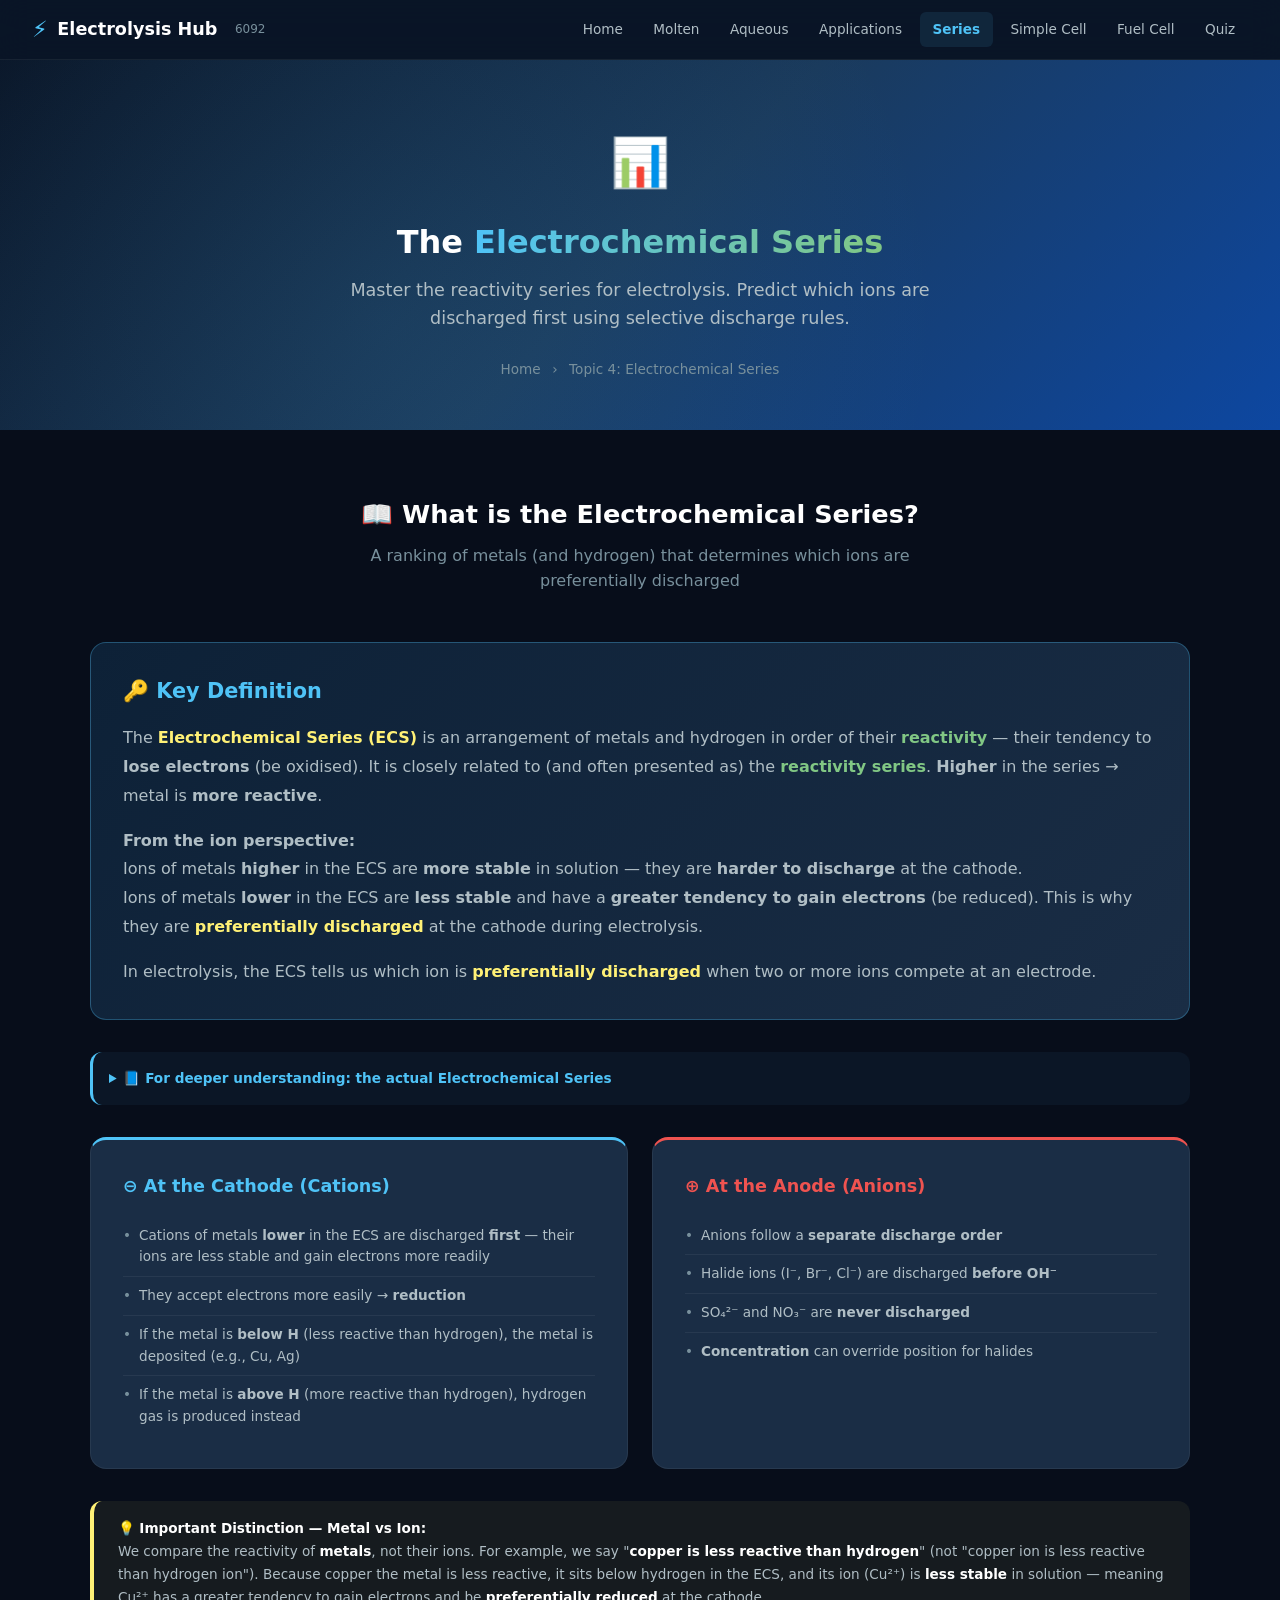
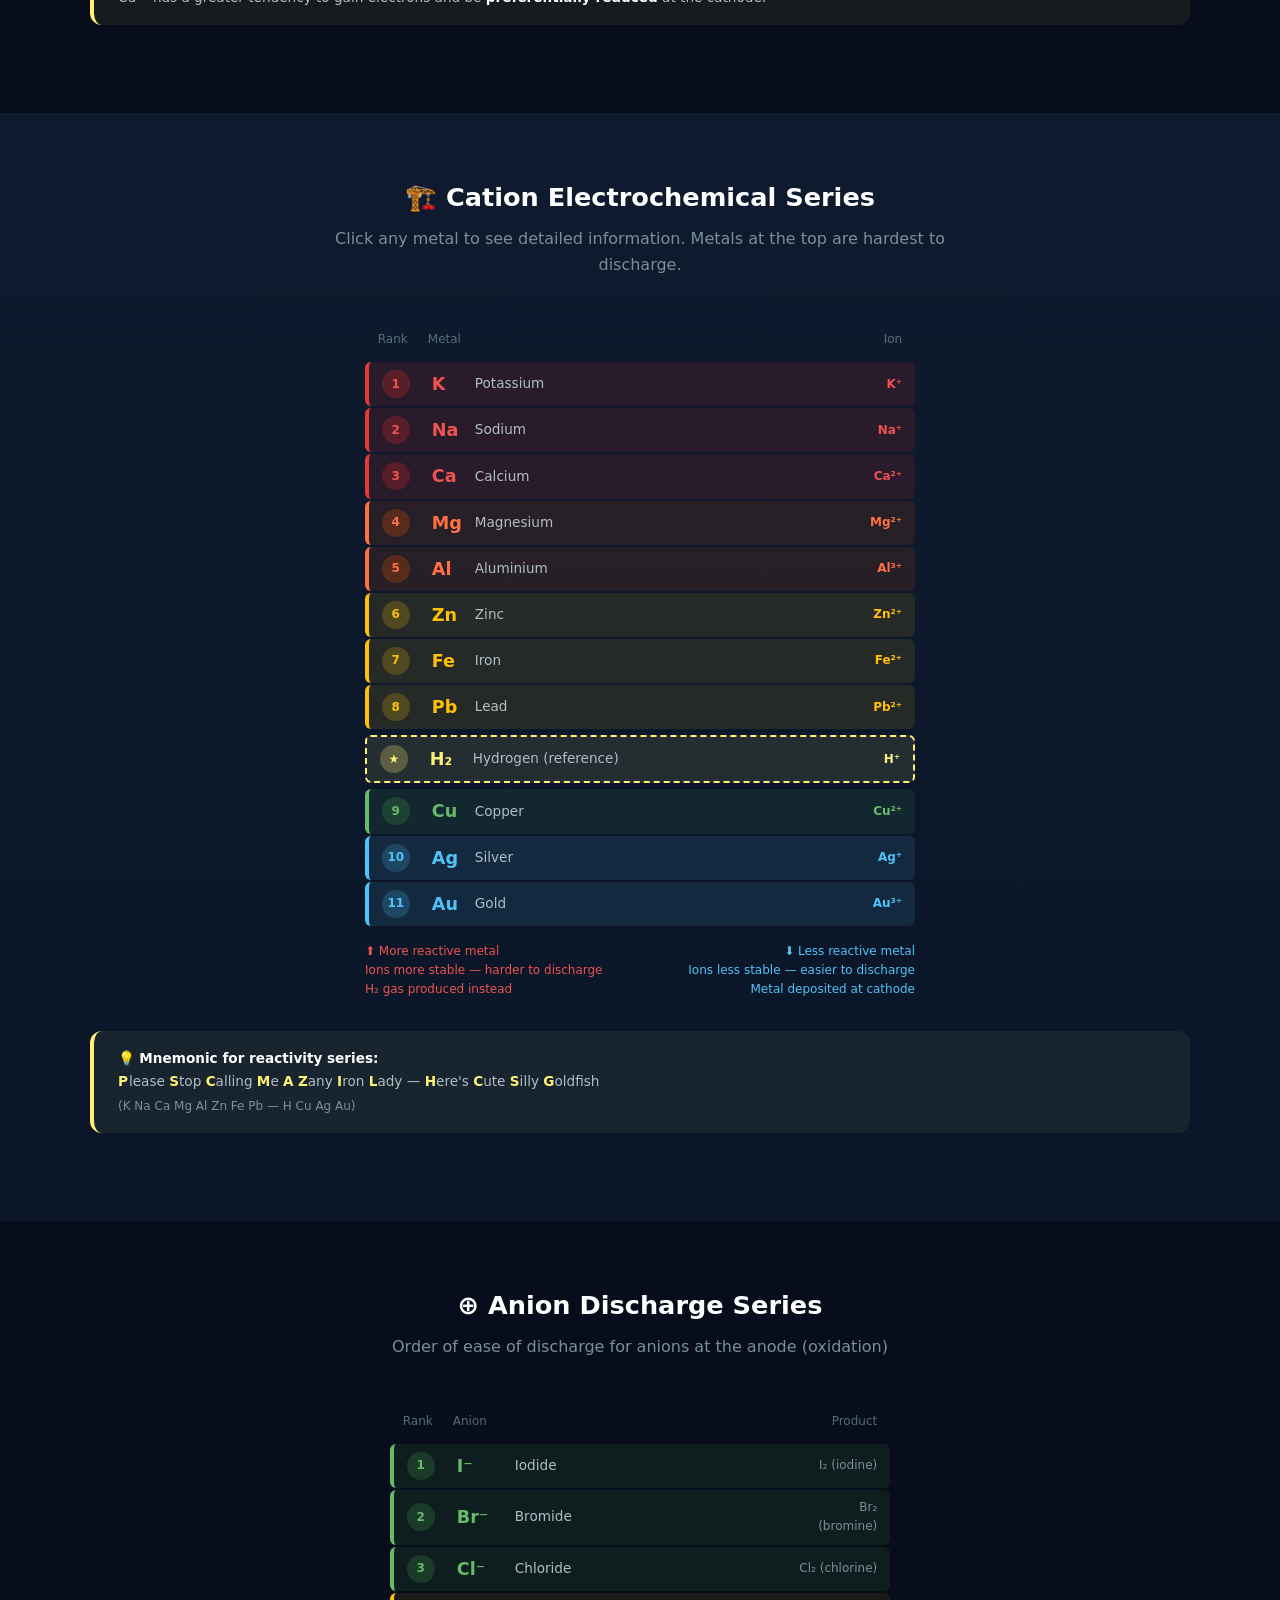
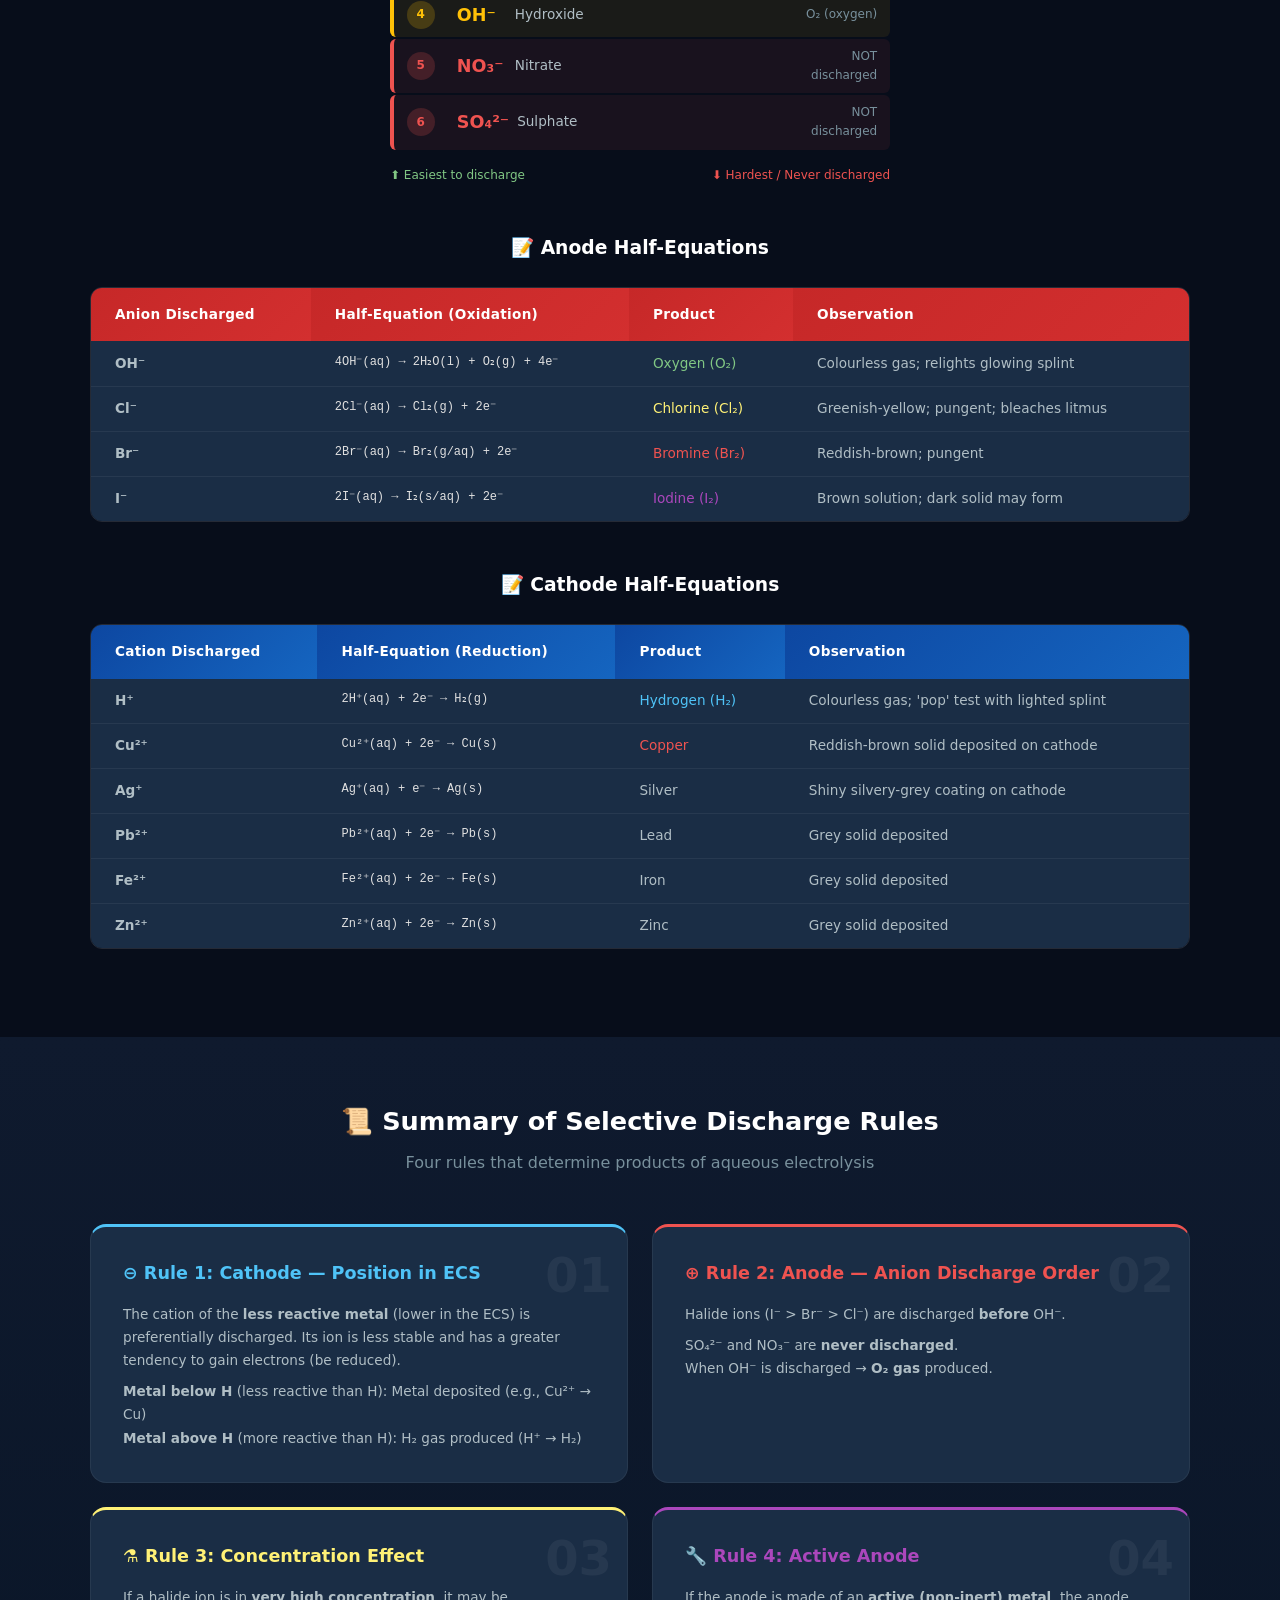
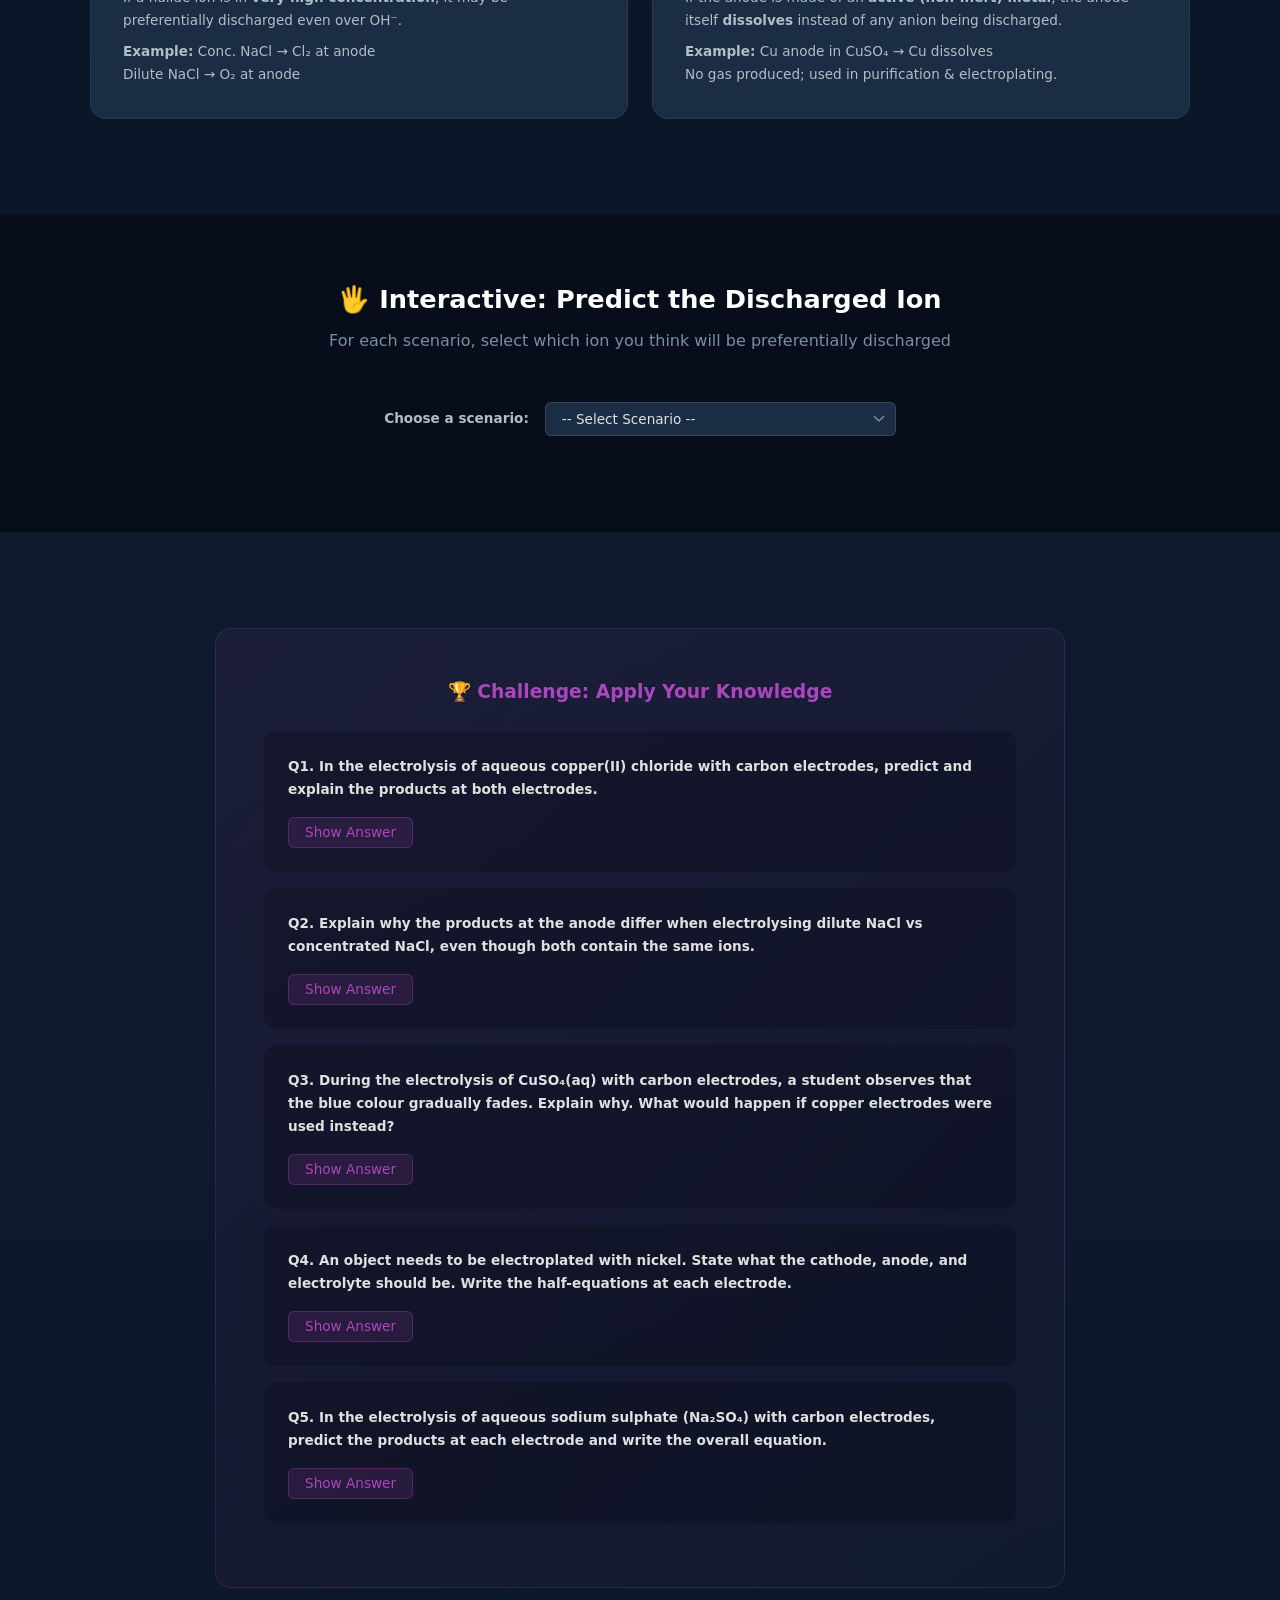
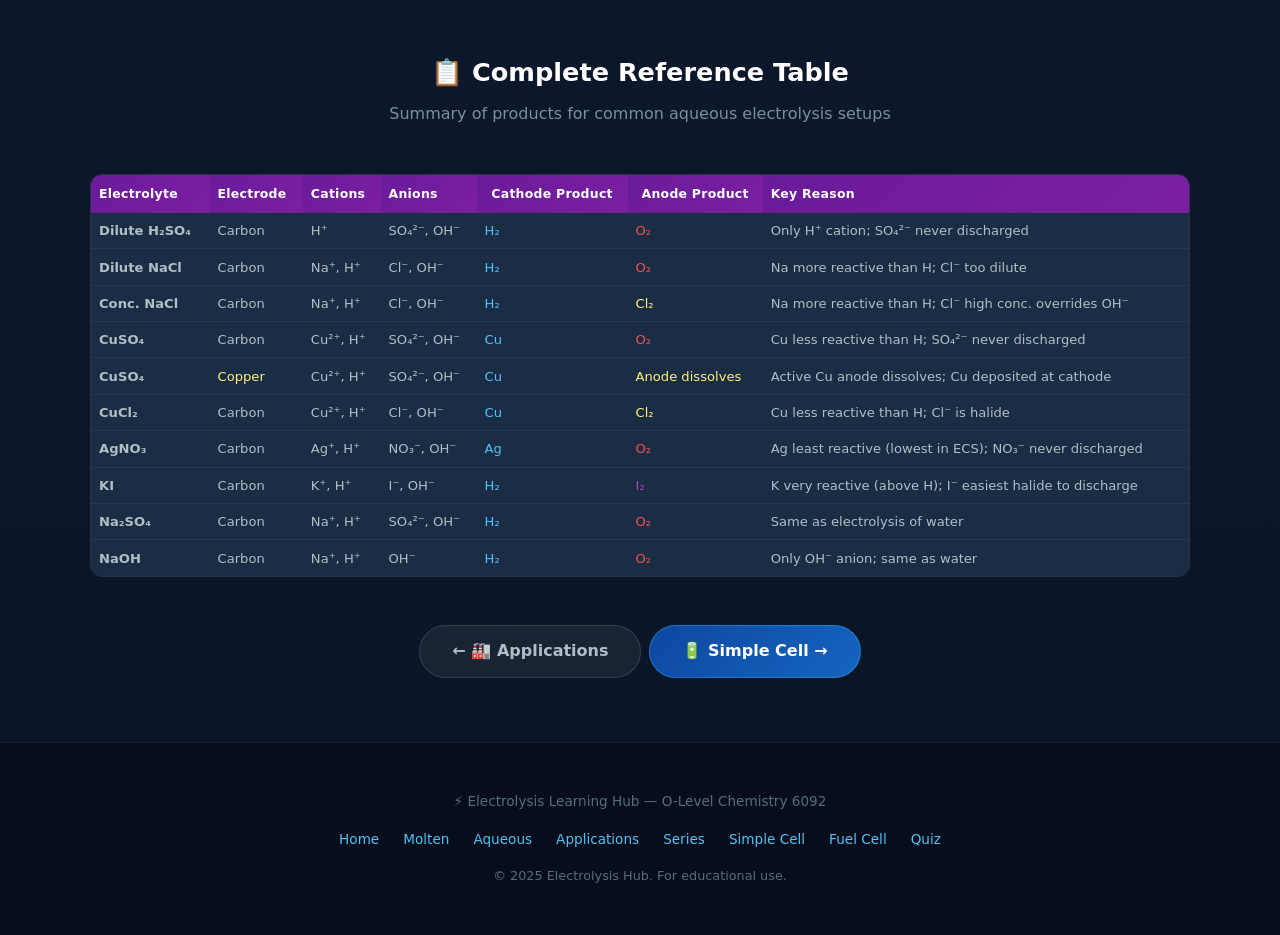
<file: electrochemical.html>
<!DOCTYPE html>
<html lang="en">
<head>
    <meta charset="UTF-8">
    <meta name="viewport" content="width=device-width, initial-scale=1.0">
    <title>Electrochemical Series | Electrolysis Hub</title>
    <link rel="stylesheet" href="styles.css">
    <style>
        /* ===== ELECTROCHEMICAL SERIES PAGE STYLES ===== */

        /* Reactivity tower */
        .tower-container {
            max-width: 550px;
            margin: var(--space-xl) auto;
            position: relative;
        }

        .tower-row {
            display: grid;
            grid-template-columns: 50px 1fr 60px;
            align-items: center;
            margin-bottom: 2px;
            border-radius: var(--radius-sm);
            padding: 0.5rem 0.8rem;
            cursor: pointer;
            transition: all var(--transition-fast);
            position: relative;
        }

        .tower-row:hover {
            transform: scale(1.02);
            z-index: 5;
        }

        .tower-row .rank {
            font-size: var(--fs-xs);
            font-weight: 700;
            width: 28px;
            height: 28px;
            border-radius: 50%;
            display: flex;
            align-items: center;
            justify-content: center;
            flex-shrink: 0;
        }

        .tower-row .metal-info {
            display: flex;
            align-items: center;
            gap: var(--space-sm);
        }

        .tower-row .metal-symbol {
            font-weight: 800;
            font-size: var(--fs-md);
            min-width: 35px;
        }

        .tower-row .metal-name {
            font-size: var(--fs-sm);
            color: var(--text-secondary);
        }

        .tower-row .metal-ion {
            font-size: var(--fs-xs);
            font-weight: 600;
            text-align: right;
        }

        /* Colour gradient for reactivity */
        .tower-row.react-very-high {
            background: rgba(198, 40, 40, 0.15);
            border-left: 4px solid #e53935;
        }
        .tower-row.react-very-high .rank { background: rgba(198,40,40,0.3); color: #ef5350; }
        .tower-row.react-very-high .metal-symbol { color: #ef5350; }
        .tower-row.react-very-high .metal-ion { color: #ef5350; }

        .tower-row.react-high {
            background: rgba(230, 81, 0, 0.12);
            border-left: 4px solid #ff7043;
        }
        .tower-row.react-high .rank { background: rgba(230,81,0,0.25); color: #ff7043; }
        .tower-row.react-high .metal-symbol { color: #ff7043; }
        .tower-row.react-high .metal-ion { color: #ff7043; }

        .tower-row.react-medium {
            background: rgba(255, 193, 7, 0.1);
            border-left: 4px solid #ffc107;
        }
        .tower-row.react-medium .rank { background: rgba(255,193,7,0.2); color: #ffc107; }
        .tower-row.react-medium .metal-symbol { color: #ffc107; }
        .tower-row.react-medium .metal-ion { color: #ffc107; }

        .tower-row.react-low {
            background: rgba(76, 175, 80, 0.1);
            border-left: 4px solid #66bb6a;
        }
        .tower-row.react-low .rank { background: rgba(76,175,80,0.2); color: #66bb6a; }
        .tower-row.react-low .metal-symbol { color: #66bb6a; }
        .tower-row.react-low .metal-ion { color: #66bb6a; }

        .tower-row.react-very-low {
            background: rgba(79, 195, 247, 0.1);
            border-left: 4px solid #4fc3f7;
        }
        .tower-row.react-very-low .rank { background: rgba(79,195,247,0.2); color: #4fc3f7; }
        .tower-row.react-very-low .metal-symbol { color: #4fc3f7; }
        .tower-row.react-very-low .metal-ion { color: #4fc3f7; }

        /* Hydrogen reference line */
        .tower-row.hydrogen-ref {
            background: rgba(255, 241, 118, 0.1);
            border-left: 4px solid var(--yellow-light);
            border: 2px dashed var(--yellow-light);
            margin: 6px 0;
        }
        .tower-row.hydrogen-ref .rank { background: rgba(255,241,118,0.25); color: var(--yellow-light); }
        .tower-row.hydrogen-ref .metal-symbol { color: var(--yellow-light); }
        .tower-row.hydrogen-ref .metal-ion { color: var(--yellow-light); }

        /* Detail popup for clicked row */
        .metal-detail-popup {
            display: none;
            background: var(--bg-card);
            border: 1px solid var(--border-accent);
            border-radius: var(--radius-lg);
            padding: var(--space-xl);
            margin-top: var(--space-lg);
            animation: fadeTabIn 0.3s ease;
            max-width: 550px;
            margin-left: auto;
            margin-right: auto;
        }

        .metal-detail-popup.show {
            display: block;
        }

        .metal-detail-popup h4 {
            color: var(--blue-light);
            margin-bottom: var(--space-md);
            display: flex;
            align-items: center;
            gap: var(--space-sm);
        }

        .metal-detail-popup .detail-grid {
            display: grid;
            grid-template-columns: 1fr 1fr;
            gap: var(--space-sm);
        }

        .detail-item {
            padding: var(--space-sm) var(--space-md);
            background: rgba(0,0,0,0.2);
            border-radius: var(--radius-sm);
        }

        .detail-item .detail-label {
            font-size: var(--fs-xs);
            color: var(--text-muted);
            margin-bottom: 2px;
        }

        .detail-item .detail-value {
            color: var(--text-primary);
            font-size: var(--fs-sm);
            font-weight: 600;
        }

        /* Anion discharge series */
        .anion-tower-container {
            max-width: 500px;
            margin: var(--space-xl) auto;
        }

        .anion-row {
            display: grid;
            grid-template-columns: 50px 1fr 80px;
            align-items: center;
            margin-bottom: 2px;
            border-radius: var(--radius-sm);
            padding: 0.5rem 0.8rem;
            transition: all var(--transition-fast);
        }

        .anion-row:hover {
            transform: scale(1.02);
        }

        .anion-row .rank {
            font-size: var(--fs-xs);
            font-weight: 700;
            width: 28px;
            height: 28px;
            border-radius: 50%;
            display: flex;
            align-items: center;
            justify-content: center;
        }

        .anion-row .anion-info {
            display: flex;
            align-items: center;
            gap: var(--space-sm);
        }

        .anion-row .anion-formula {
            font-weight: 800;
            font-size: var(--fs-md);
            min-width: 50px;
        }

        .anion-row .anion-name {
            font-size: var(--fs-sm);
            color: var(--text-secondary);
        }

        .anion-row .anion-product {
            font-size: var(--fs-xs);
            text-align: right;
            color: var(--text-muted);
        }

        .anion-row.easy-discharge {
            background: rgba(76, 175, 80, 0.1);
            border-left: 4px solid #66bb6a;
        }
        .anion-row.easy-discharge .rank { background: rgba(76,175,80,0.2); color: #66bb6a; }
        .anion-row.easy-discharge .anion-formula { color: #66bb6a; }

        .anion-row.medium-discharge {
            background: rgba(255, 193, 7, 0.08);
            border-left: 4px solid #ffc107;
        }
        .anion-row.medium-discharge .rank { background: rgba(255,193,7,0.2); color: #ffc107; }
        .anion-row.medium-discharge .anion-formula { color: #ffc107; }

        .anion-row.hard-discharge {
            background: rgba(239, 83, 80, 0.08);
            border-left: 4px solid #ef5350;
        }
        .anion-row.hard-discharge .rank { background: rgba(239,83,80,0.2); color: #ef5350; }
        .anion-row.hard-discharge .anion-formula { color: #ef5350; }

        /* Interactive predictor */
        .predictor-box {
            background: var(--bg-card);
            border: 1px solid var(--border-light);
            border-radius: var(--radius-lg);
            padding: var(--space-2xl);
            margin: var(--space-xl) 0;
        }

        .predictor-ions-row {
            display: grid;
            grid-template-columns: 1fr 1fr;
            gap: var(--space-xl);
            margin: var(--space-xl) 0;
        }

        .predictor-electrode {
            background: rgba(0,0,0,0.2);
            border-radius: var(--radius-lg);
            padding: var(--space-xl);
        }

        .predictor-electrode h4 {
            text-align: center;
            margin-bottom: var(--space-lg);
            font-size: var(--fs-md);
        }

        .predictor-electrode.cathode-pred {
            border-top: 3px solid var(--blue-light);
        }

        .predictor-electrode.cathode-pred h4 { color: var(--blue-light); }

        .predictor-electrode.anode-pred {
            border-top: 3px solid var(--red-light);
        }

        .predictor-electrode.anode-pred h4 { color: var(--red-light); }

        .ion-choice {
            display: flex;
            align-items: center;
            gap: var(--space-md);
            padding: 0.6rem var(--space-md);
            margin-bottom: var(--space-sm);
            background: rgba(255,255,255,0.03);
            border: 1px solid var(--border-subtle);
            border-radius: var(--radius-md);
            cursor: pointer;
            transition: all var(--transition-fast);
            color: var(--text-secondary);
            font-size: var(--fs-sm);
        }

        .ion-choice:hover {
            border-color: var(--border-accent);
            background: rgba(79,195,247,0.05);
        }

        .ion-choice.selected {
            border-color: var(--blue-light);
            background: rgba(79,195,247,0.1);
            color: var(--text-primary);
        }

        .ion-choice .ion-radio {
            width: 18px;
            height: 18px;
            border-radius: 50%;
            border: 2px solid var(--border-light);
            flex-shrink: 0;
            transition: all var(--transition-fast);
            position: relative;
        }

        .ion-choice.selected .ion-radio {
            border-color: var(--blue-light);
            background: var(--blue-light);
        }

        .ion-choice.selected .ion-radio::after {
            content: '✓';
            position: absolute;
            top: 50%;
            left: 50%;
            transform: translate(-50%, -50%);
            color: #fff;
            font-size: 10px;
            font-weight: bold;
        }

        .ion-choice.correct-choice {
            border-color: var(--green-light) !important;
            background: rgba(129,199,132,0.1) !important;
        }

        .ion-choice.correct-choice .ion-radio {
            border-color: var(--green-light) !important;
            background: var(--green-light) !important;
        }

        .ion-choice.wrong-choice {
            border-color: var(--red-light) !important;
            background: rgba(239,83,80,0.08) !important;
        }

        .ion-choice.wrong-choice .ion-radio {
            border-color: var(--red-light) !important;
            background: var(--red-light) !important;
        }

        /* Summary rules cards */
        .rules-summary {
            display: grid;
            grid-template-columns: 1fr 1fr;
            gap: var(--space-lg);
            margin: var(--space-xl) 0;
        }

        .rule-card {
            background: var(--bg-card);
            border: 1px solid var(--border-subtle);
            border-radius: var(--radius-lg);
            padding: var(--space-xl);
            position: relative;
            overflow: hidden;
        }

        .rule-card::before {
            content: attr(data-rule);
            position: absolute;
            top: 10px;
            right: 15px;
            font-size: 3rem;
            font-weight: 800;
            opacity: 0.05;
            color: #fff;
        }

        .rule-card h4 {
            margin-bottom: var(--space-md);
            font-size: var(--fs-md);
        }

        .rule-card p {
            color: var(--text-secondary);
            font-size: var(--fs-sm);
            line-height: 1.7;
        }

        .rule-card.rule-cathode {
            border-top: 3px solid var(--blue-light);
        }
        .rule-card.rule-cathode h4 { color: var(--blue-light); }

        .rule-card.rule-anode {
            border-top: 3px solid var(--red-light);
        }
        .rule-card.rule-anode h4 { color: var(--red-light); }

        .rule-card.rule-conc {
            border-top: 3px solid var(--yellow-light);
        }
        .rule-card.rule-conc h4 { color: var(--yellow-light); }

        .rule-card.rule-active {
            border-top: 3px solid var(--purple-light);
        }
        .rule-card.rule-active h4 { color: var(--purple-light); }

        /* Challenge section */
        .challenge-box {
            background: linear-gradient(135deg, rgba(171,71,188,0.08), rgba(171,71,188,0.03));
            border: 1px solid rgba(171,71,188,0.2);
            border-radius: var(--radius-lg);
            padding: var(--space-2xl);
            margin: var(--space-xl) 0;
            max-width: 850px;
            margin-left: auto;
            margin-right: auto;
        }

        .challenge-box h3 {
            color: var(--purple-light);
            text-align: center;
            margin-bottom: var(--space-lg);
        }

        .challenge-q {
            background: rgba(0,0,0,0.2);
            border-radius: var(--radius-md);
            padding: var(--space-lg);
            margin-bottom: var(--space-md);
        }

        .challenge-q .q-text {
            color: var(--text-primary);
            font-size: var(--fs-sm);
            font-weight: 600;
            margin-bottom: var(--space-md);
            line-height: 1.7;
        }

        .challenge-q .reveal-btn {
            padding: 0.4rem 1rem;
            background: rgba(171,71,188,0.15);
            border: 1px solid rgba(171,71,188,0.3);
            border-radius: var(--radius-sm);
            color: var(--purple-light);
            font-size: var(--fs-sm);
            cursor: pointer;
            transition: all var(--transition-fast);
        }

        .challenge-q .reveal-btn:hover {
            background: rgba(171,71,188,0.25);
        }

        .challenge-q .answer-reveal {
            display: none;
            margin-top: var(--space-md);
            padding: var(--space-md);
            background: rgba(129,199,132,0.06);
            border: 1px solid rgba(129,199,132,0.2);
            border-radius: var(--radius-sm);
            color: var(--text-secondary);
            font-size: var(--fs-sm);
            line-height: 1.7;
        }

        .challenge-q .answer-reveal.show { display: block; animation: fadeTabIn 0.3s ease; }

        /* ===== REFERENCE TABLE — wider, compact ===== */
        .ref-table-wide {
            max-width: 1150px;
            margin-left: auto;
            margin-right: auto;
        }

        .ref-table-wide .data-table {
            width: 100%;
            font-size: 0.82rem;
        }

        .ref-table-wide .data-table th {
            padding: 0.55rem 0.5rem;
            font-size: 0.78rem;
            letter-spacing: 0.02em;
        }

        .ref-table-wide .data-table td {
            padding: 0.45rem 0.5rem;
        }

        /* Scientific note toggle (subtle) */
        .scientific-note {
            background: rgba(79, 195, 247, 0.05);
            border-left: 3px solid var(--blue-light);
            padding: var(--space-md);
            margin: var(--space-lg) 0;
            border-radius: var(--radius-md);
            font-size: var(--fs-sm);
            transition: all var(--transition-fast);
        }
        .scientific-note summary {
            cursor: pointer;
            color: var(--blue-light);
            font-weight: 600;
            outline: none;
        }
        .scientific-note summary:hover {
            text-decoration: underline;
        }
        .scientific-note p {
            margin-top: var(--space-sm);
            color: var(--text-secondary);
            line-height: 1.6;
        }

        /* Responsive */
        @media (max-width: 768px) {
            .tower-container { max-width: 100%; }
            .rules-summary { grid-template-columns: 1fr; }
            .predictor-ions-row { grid-template-columns: 1fr; }
            .metal-detail-popup .detail-grid { grid-template-columns: 1fr; }
            .ref-table-wide { max-width: 100%; }
            .ref-table-wide .data-table { font-size: 0.75rem; }
            .ref-table-wide .data-table th,
            .ref-table-wide .data-table td { padding: 0.35rem 0.4rem; }
        }
    </style>
</head>
<body>

    <!-- ===== NAVIGATION ===== -->
    <nav class="top-nav" id="topNav">
        <a href="index.html" class="nav-brand">
            <span class="brand-icon">⚡</span>
            <span class="brand-text">Electrolysis Hub</span>
            <span class="brand-sub">6092</span>
        </a>
        <button class="nav-toggle" id="navToggle" aria-label="Toggle navigation">
            <span></span><span></span><span></span>
        </button>
        <div class="nav-links" id="navLinks">
            <a href="index.html">Home</a>
            <a href="molten.html">Molten</a>
            <a href="aqueous.html">Aqueous</a>
            <a href="applications.html">Applications</a>
            <a href="electrochemical.html" class="active">Series</a>
            <a href="simple-cell.html">Simple Cell</a>
            <a href="fuel-cell.html">Fuel Cell</a>
            <a href="quiz.html">Quiz</a>
        </div>
    </nav>

    <div class="page-wrapper">

        <!-- ===== PAGE HEADER ===== -->
        <header class="page-header">
            <span class="header-icon">📊</span>
            <h1>The <span>Electrochemical Series</span></h1>
            <p class="header-desc">
                Master the reactivity series for electrolysis. Predict which ions are 
                discharged first using selective discharge rules.
            </p>
            <div class="breadcrumb">
                <a href="index.html">Home</a>
                <span class="sep">›</span>
                <span>Topic 4: Electrochemical Series</span>
            </div>
        </header>

        <!-- ===== SECTION 1: WHAT IS THE ECS ===== -->
        <section class="section">
            <div class="content-wrapper">
                <h2 class="section-title">📖 What is the Electrochemical Series?</h2>
                <p class="section-subtitle">
                    A ranking of metals (and hydrogen) that determines which ions are preferentially discharged
                </p>

                <div class="info-box">
                    <h3>🔑 Key Definition</h3>
                    <p>
                        The <span class="highlight">Electrochemical Series (ECS)</span> is an arrangement of 
                        metals and hydrogen in order of their <span class="term">reactivity</span> — their 
                        tendency to <strong>lose electrons</strong> (be oxidised). It is closely related to (and 
                        often presented as) the <span class="term">reactivity series</span>. 
                        <strong>Higher</strong> in the series → metal is <strong>more reactive</strong>.
                    </p>
                    <p>
                        <strong>From the ion perspective:</strong><br>
                        Ions of metals <strong>higher</strong> in the ECS are <strong>more stable</strong> in 
                        solution — they are <strong>harder to discharge</strong> at the cathode.<br>
                        Ions of metals <strong>lower</strong> in the ECS are <strong>less stable</strong> and 
                        have a <strong>greater tendency to gain electrons</strong> (be reduced). This is why 
                        they are <span class="highlight">preferentially discharged</span> at the cathode during 
                        electrolysis.
                    </p>
                    <p>
                        In electrolysis, the ECS tells us which ion is 
                        <span class="highlight">preferentially discharged</span> when two or more ions compete 
                        at an electrode.
                    </p>
                </div>

                <!-- Scientific note (collapsible) -->
                <details class="scientific-note">
                    <summary>📘 For deeper understanding: the actual Electrochemical Series</summary>
                    <p>
                        In scientific chemistry, the <strong>Electrochemical Series</strong> is defined by 
                        <strong>standard reduction potentials</strong> – it arranges elements (as ions) 
                        in order of their <strong>tendency to gain electrons (be reduced)</strong>. 
                        This series is the <strong>reverse</strong> of the reactivity series shown above. 
                        <br><br>
                        For example, in the true electrochemical series:<br>
                        • Gold (Au³⁺) is at the <strong>top</strong> (greatest tendency to gain electrons).<br>
                        • Potassium (K⁺) is at the <strong>bottom</strong> (lowest tendency to gain electrons).<br>
                        • The rule for cathode discharge becomes: <strong>higher in the true series → easier to discharge</strong>.
                        <br><br>
                        At O Level, the term "Electrochemical Series" is often used interchangeably with the 
                        reactivity series, and the rule "lower in the series → easier to discharge" is taught 
                        for simplicity. Both approaches lead to the same correct predictions.
                    </p>
                </details>

                <div class="compare-grid">
                    <div class="compare-card cathode-card">
                        <h4>⊖ At the Cathode (Cations)</h4>
                        <ul>
                            <li>Cations of metals <strong>lower</strong> in the ECS are discharged <strong>first</strong> — their ions are less stable and gain electrons more readily</li>
                            <li>They accept electrons more easily → <strong>reduction</strong></li>
                            <li>If the metal is <strong>below H</strong> (less reactive than hydrogen), the metal is deposited (e.g., Cu, Ag)</li>
                            <li>If the metal is <strong>above H</strong> (more reactive than hydrogen), hydrogen gas is produced instead</li>
                        </ul>
                    </div>
                    <div class="compare-card anode-card">
                        <h4>⊕ At the Anode (Anions)</h4>
                        <ul>
                            <li>Anions follow a <strong>separate discharge order</strong></li>
                            <li>Halide ions (I⁻, Br⁻, Cl⁻) are discharged <strong>before OH⁻</strong></li>
                            <li>SO₄²⁻ and NO₃⁻ are <strong>never discharged</strong></li>
                            <li><strong>Concentration</strong> can override position for halides</li>
                        </ul>
                    </div>
                </div>

                <div class="callout callout-tip">
                    💡 <strong>Important Distinction — Metal vs Ion:</strong><br>
                    We compare the reactivity of <strong>metals</strong>, not their ions. For example, we say 
                    "<strong>copper is less reactive than hydrogen</strong>" (not "copper ion is less reactive 
                    than hydrogen ion"). Because copper the metal is less reactive, it sits below hydrogen in the ECS, 
                    and its ion (Cu²⁺) is <strong>less stable</strong> in solution — meaning Cu²⁺ has a greater 
                    tendency to gain electrons and be <strong>preferentially reduced</strong> at the cathode.
                </div>
            </div>
        </section>

        <!-- ===== SECTION 2: CATION ECS TOWER ===== -->
        <section class="section section-alt" id="cation-tower">
            <div class="content-wrapper">
                <h2 class="section-title">🏗️ Cation Electrochemical Series</h2>
                <p class="section-subtitle">
                    Click any metal to see detailed information. Metals at the top are hardest to discharge.
                </p>

                <div style="position: relative;">
                    <div class="tower-container" id="cationTower">
                        <!-- Header -->
                        <div style="display: grid; grid-template-columns: 50px 1fr 60px; padding: 0.3rem 0.8rem; margin-bottom: var(--space-sm);">
                            <span style="font-size: var(--fs-xs); color: var(--text-dim);">Rank</span>
                            <span style="font-size: var(--fs-xs); color: var(--text-dim);">Metal</span>
                            <span style="font-size: var(--fs-xs); color: var(--text-dim); text-align: right;">Ion</span>
                        </div>

                        <div class="tower-row react-very-high" data-metal="K">
                            <span class="rank">1</span>
                            <div class="metal-info"><span class="metal-symbol">K</span><span class="metal-name">Potassium</span></div>
                            <span class="metal-ion">K⁺</span>
                        </div>
                        <div class="tower-row react-very-high" data-metal="Na">
                            <span class="rank">2</span>
                            <div class="metal-info"><span class="metal-symbol">Na</span><span class="metal-name">Sodium</span></div>
                            <span class="metal-ion">Na⁺</span>
                        </div>
                        <div class="tower-row react-very-high" data-metal="Ca">
                            <span class="rank">3</span>
                            <div class="metal-info"><span class="metal-symbol">Ca</span><span class="metal-name">Calcium</span></div>
                            <span class="metal-ion">Ca²⁺</span>
                        </div>
                        <div class="tower-row react-high" data-metal="Mg">
                            <span class="rank">4</span>
                            <div class="metal-info"><span class="metal-symbol">Mg</span><span class="metal-name">Magnesium</span></div>
                            <span class="metal-ion">Mg²⁺</span>
                        </div>
                        <div class="tower-row react-high" data-metal="Al">
                            <span class="rank">5</span>
                            <div class="metal-info"><span class="metal-symbol">Al</span><span class="metal-name">Aluminium</span></div>
                            <span class="metal-ion">Al³⁺</span>
                        </div>
                        <div class="tower-row react-medium" data-metal="Zn">
                            <span class="rank">6</span>
                            <div class="metal-info"><span class="metal-symbol">Zn</span><span class="metal-name">Zinc</span></div>
                            <span class="metal-ion">Zn²⁺</span>
                        </div>
                        <div class="tower-row react-medium" data-metal="Fe">
                            <span class="rank">7</span>
                            <div class="metal-info"><span class="metal-symbol">Fe</span><span class="metal-name">Iron</span></div>
                            <span class="metal-ion">Fe²⁺</span>
                        </div>
                        <div class="tower-row react-medium" data-metal="Pb">
                            <span class="rank">8</span>
                            <div class="metal-info"><span class="metal-symbol">Pb</span><span class="metal-name">Lead</span></div>
                            <span class="metal-ion">Pb²⁺</span>
                        </div>

                        <!-- HYDROGEN REFERENCE LINE -->
                        <div class="tower-row hydrogen-ref" data-metal="H">
                            <span class="rank">★</span>
                            <div class="metal-info"><span class="metal-symbol">H₂</span><span class="metal-name">Hydrogen (reference)</span></div>
                            <span class="metal-ion">H⁺</span>
                        </div>

                        <div class="tower-row react-low" data-metal="Cu">
                            <span class="rank">9</span>
                            <div class="metal-info"><span class="metal-symbol">Cu</span><span class="metal-name">Copper</span></div>
                            <span class="metal-ion">Cu²⁺</span>
                        </div>
                        <div class="tower-row react-very-low" data-metal="Ag">
                            <span class="rank">10</span>
                            <div class="metal-info"><span class="metal-symbol">Ag</span><span class="metal-name">Silver</span></div>
                            <span class="metal-ion">Ag⁺</span>
                        </div>
                        <div class="tower-row react-very-low" data-metal="Au">
                            <span class="rank">11</span>
                            <div class="metal-info"><span class="metal-symbol">Au</span><span class="metal-name">Gold</span></div>
                            <span class="metal-ion">Au³⁺</span>
                        </div>

                        <!-- Side arrows -->
                        <div style="text-align: center; margin-top: var(--space-md); display: flex; justify-content: space-between; align-items: center;">
                            <div style="font-size: var(--fs-xs); color: var(--red-light); text-align: left;">
                                ⬆️ More reactive metal<br>Ions more stable — harder to discharge<br>H₂ gas produced instead
                            </div>
                            <div style="font-size: var(--fs-xs); color: var(--blue-light); text-align: right;">
                                ⬇️ Less reactive metal<br>Ions less stable — easier to discharge<br>Metal deposited at cathode
                            </div>
                        </div>
                    </div>
                </div>

                <!-- Detail popup -->
                <div class="metal-detail-popup" id="metalDetail">
                    <!-- Filled by JS -->
                </div>

                <div class="callout callout-tip">
                    💡 <strong>Mnemonic for reactivity series:</strong><br>
                    <strong style="color: var(--yellow-light); letter-spacing: 1px;">
                        P</strong>lease <strong style="color: var(--yellow-light);">S</strong>top 
                    <strong style="color: var(--yellow-light);">C</strong>alling 
                    <strong style="color: var(--yellow-light);">M</strong>e 
                    <strong style="color: var(--yellow-light);">A</strong> 
                    <strong style="color: var(--yellow-light);">Z</strong>any 
                    <strong style="color: var(--yellow-light);">I</strong>ron 
                    <strong style="color: var(--yellow-light);">L</strong>ady — 
                    <strong style="color: var(--yellow-light);">H</strong>ere's 
                    <strong style="color: var(--yellow-light);">C</strong>ute 
                    <strong style="color: var(--yellow-light);">S</strong>illy 
                    <strong style="color: var(--yellow-light);">G</strong>oldfish<br>
                    <span style="color: var(--text-muted); font-size: var(--fs-xs);">(K Na Ca Mg Al Zn Fe Pb — H Cu Ag Au)</span>
                </div>
            </div>
        </section>

        <!-- ===== SECTION 3: ANION DISCHARGE SERIES ===== -->
        <section class="section" id="anion-series">
            <div class="content-wrapper">
                <h2 class="section-title">⊕ Anion Discharge Series</h2>
                <p class="section-subtitle">
                    Order of ease of discharge for anions at the anode (oxidation)
                </p>

                <div class="anion-tower-container">
                    <div style="display: grid; grid-template-columns: 50px 1fr 80px; padding: 0.3rem 0.8rem; margin-bottom: var(--space-sm);">
                        <span style="font-size: var(--fs-xs); color: var(--text-dim);">Rank</span>
                        <span style="font-size: var(--fs-xs); color: var(--text-dim);">Anion</span>
                        <span style="font-size: var(--fs-xs); color: var(--text-dim); text-align: right;">Product</span>
                    </div>

                    <div class="anion-row easy-discharge">
                        <span class="rank">1</span>
                        <div class="anion-info"><span class="anion-formula">I⁻</span><span class="anion-name">Iodide</span></div>
                        <span class="anion-product">I₂ (iodine)</span>
                    </div>
                    <div class="anion-row easy-discharge">
                        <span class="rank">2</span>
                        <div class="anion-info"><span class="anion-formula">Br⁻</span><span class="anion-name">Bromide</span></div>
                        <span class="anion-product">Br₂ (bromine)</span>
                    </div>
                    <div class="anion-row easy-discharge">
                        <span class="rank">3</span>
                        <div class="anion-info"><span class="anion-formula">Cl⁻</span><span class="anion-name">Chloride</span></div>
                        <span class="anion-product">Cl₂ (chlorine)</span>
                    </div>
                    <div class="anion-row medium-discharge">
                        <span class="rank">4</span>
                        <div class="anion-info"><span class="anion-formula">OH⁻</span><span class="anion-name">Hydroxide</span></div>
                        <span class="anion-product">O₂ (oxygen)</span>
                    </div>
                    <div class="anion-row hard-discharge">
                        <span class="rank">5</span>
                        <div class="anion-info"><span class="anion-formula">NO₃⁻</span><span class="anion-name">Nitrate</span></div>
                        <span class="anion-product">NOT discharged</span>
                    </div>
                    <div class="anion-row hard-discharge">
                        <span class="rank">6</span>
                        <div class="anion-info"><span class="anion-formula">SO₄²⁻</span><span class="anion-name">Sulphate</span></div>
                        <span class="anion-product">NOT discharged</span>
                    </div>

                    <div style="text-align: center; margin-top: var(--space-md); display: flex; justify-content: space-between;">
                        <span style="color: var(--green-light); font-size: var(--fs-xs);">⬆️ Easiest to discharge</span>
                        <span style="color: var(--red-light); font-size: var(--fs-xs);">⬇️ Hardest / Never discharged</span>
                    </div>
                </div>

                <!-- Anion equations table -->
                <h3 style="color: var(--text-white); text-align: center; margin: var(--space-2xl) 0 var(--space-lg);">
                    📝 Anode Half-Equations
                </h3>
                <div class="data-table-wrapper">
                    <table class="data-table red-header">
                        <thead>
                            <tr>
                                <th>Anion Discharged</th>
                                <th>Half-Equation (Oxidation)</th>
                                <th>Product</th>
                                <th>Observation</th>
                            </tr>
                        </thead>
                        <tbody>
                            <tr>
                                <td><strong>OH⁻</strong></td>
                                <td class="eq-cell">4OH⁻(aq) → 2H₂O(l) + O₂(g) + 4e⁻</td>
                                <td style="color: var(--green-light);">Oxygen (O₂)</td>
                                <td>Colourless gas; relights glowing splint</td>
                            </tr>
                            <tr>
                                <td><strong>Cl⁻</strong></td>
                                <td class="eq-cell">2Cl⁻(aq) → Cl₂(g) + 2e⁻</td>
                                <td style="color: var(--yellow-light);">Chlorine (Cl₂)</td>
                                <td>Greenish-yellow; pungent; bleaches litmus</td>
                            </tr>
                            <tr>
                                <td><strong>Br⁻</strong></td>
                                <td class="eq-cell">2Br⁻(aq) → Br₂(g/aq) + 2e⁻</td>
                                <td style="color: var(--red-light);">Bromine (Br₂)</td>
                                <td>Reddish-brown; pungent</td>
                            </tr>
                            <tr>
                                <td><strong>I⁻</strong></td>
                                <td class="eq-cell">2I⁻(aq) → I₂(s/aq) + 2e⁻</td>
                                <td style="color: var(--purple-light);">Iodine (I₂)</td>
                                <td>Brown solution; dark solid may form</td>
                            </tr>
                        </tbody>
                    </table>
                </div>

                <!-- Cathode equations table -->
                <h3 style="color: var(--text-white); text-align: center; margin: var(--space-2xl) 0 var(--space-lg);">
                    📝 Cathode Half-Equations
                </h3>
                <div class="data-table-wrapper">
                    <table class="data-table">
                        <thead>
                            <tr>
                                <th>Cation Discharged</th>
                                <th>Half-Equation (Reduction)</th>
                                <th>Product</th>
                                <th>Observation</th>
                            </tr>
                        </thead>
                        <tbody>
                            <tr>
                                <td><strong>H⁺</strong></td>
                                <td class="eq-cell">2H⁺(aq) + 2e⁻ → H₂(g)</td>
                                <td style="color: var(--blue-light);">Hydrogen (H₂)</td>
                                <td>Colourless gas; 'pop' test with lighted splint</td>
                            </tr>
                            <tr>
                                <td><strong>Cu²⁺</strong></td>
                                <td class="eq-cell">Cu²⁺(aq) + 2e⁻ → Cu(s)</td>
                                <td style="color: var(--red-light);">Copper</td>
                                <td>Reddish-brown solid deposited on cathode</td>
                            </tr>
                            <tr>
                                <td><strong>Ag⁺</strong></td>
                                <td class="eq-cell">Ag⁺(aq) + e⁻ → Ag(s)</td>
                                <td>Silver</td>
                                <td>Shiny silvery-grey coating on cathode</td>
                            </tr>
                            <tr>
                                <td><strong>Pb²⁺</strong></td>
                                <td class="eq-cell">Pb²⁺(aq) + 2e⁻ → Pb(s)</td>
                                <td>Lead</td>
                                <td>Grey solid deposited</td>
                            </tr>
                            <tr>
                                <td><strong>Fe²⁺</strong></td>
                                <td class="eq-cell">Fe²⁺(aq) + 2e⁻ → Fe(s)</td>
                                <td>Iron</td>
                                <td>Grey solid deposited</td>
                            </tr>
                            <tr>
                                <td><strong>Zn²⁺</strong></td>
                                <td class="eq-cell">Zn²⁺(aq) + 2e⁻ → Zn(s)</td>
                                <td>Zinc</td>
                                <td>Grey solid deposited</td>
                            </tr>
                        </tbody>
                    </table>
                </div>
            </div>
        </section>

        <!-- ===== SECTION 4: SUMMARY RULES ===== -->
        <section class="section section-alt">
            <div class="content-wrapper">
                <h2 class="section-title">📜 Summary of Selective Discharge Rules</h2>
                <p class="section-subtitle">Four rules that determine products of aqueous electrolysis</p>

                <div class="rules-summary">
                    <div class="rule-card rule-cathode" data-rule="01">
                        <h4>⊖ Rule 1: Cathode — Position in ECS</h4>
                        <p>The cation of the <strong>less reactive metal</strong> (lower in the ECS) is preferentially discharged. Its ion is less stable and has a greater tendency to gain electrons (be reduced).</p>
                        <p style="margin-top: var(--space-sm);">
                            <strong>Metal below H</strong> (less reactive than H): Metal deposited (e.g., Cu²⁺ → Cu)<br>
                            <strong>Metal above H</strong> (more reactive than H): H₂ gas produced (H⁺ → H₂)
                        </p>
                    </div>
                    <div class="rule-card rule-anode" data-rule="02">
                        <h4>⊕ Rule 2: Anode — Anion Discharge Order</h4>
                        <p>Halide ions (I⁻ > Br⁻ > Cl⁻) are discharged <strong>before</strong> OH⁻.</p>
                        <p style="margin-top: var(--space-sm);">
                            SO₄²⁻ and NO₃⁻ are <strong>never discharged</strong>.<br>
                            When OH⁻ is discharged → <strong>O₂ gas</strong> produced.
                        </p>
                    </div>
                    <div class="rule-card rule-conc" data-rule="03">
                        <h4>⚗️ Rule 3: Concentration Effect</h4>
                        <p>If a halide ion is in <strong>very high concentration</strong>, it may be 
                        preferentially discharged even over OH⁻.</p>
                        <p style="margin-top: var(--space-sm);">
                            <strong>Example:</strong> Conc. NaCl → Cl₂ at anode<br>
                            Dilute NaCl → O₂ at anode
                        </p>
                    </div>
                    <div class="rule-card rule-active" data-rule="04">
                        <h4>🔧 Rule 4: Active Anode</h4>
                        <p>If the anode is made of an <strong>active (non-inert) metal</strong>, the 
                        anode itself <strong>dissolves</strong> instead of any anion being discharged.</p>
                        <p style="margin-top: var(--space-sm);">
                            <strong>Example:</strong> Cu anode in CuSO₄ → Cu dissolves<br>
                            No gas produced; used in purification & electroplating.
                        </p>
                    </div>
                </div>
            </div>
        </section>

        <!-- ===== SECTION 5: INTERACTIVE PREDICTOR ===== -->
        <section class="section" id="predictor-section">
            <div class="content-wrapper">
                <h2 class="section-title">🖐️ Interactive: Predict the Discharged Ion</h2>
                <p class="section-subtitle">
                    For each scenario, select which ion you think will be preferentially discharged
                </p>

                <!-- Scenario selector -->
                <div class="selector-group" style="justify-content: center; margin-bottom: var(--space-xl);">
                    <label for="scenarioSelect">Choose a scenario:</label>
                    <select id="scenarioSelect">
                        <option value="">-- Select Scenario --</option>
                        <option value="s1">NaCl(aq) dilute — Carbon electrodes</option>
                        <option value="s2">CuSO₄(aq) — Carbon electrodes</option>
                        <option value="s3">NaCl(aq) concentrated — Carbon electrodes</option>
                        <option value="s4">AgNO₃(aq) — Carbon electrodes</option>
                        <option value="s5">KI(aq) — Carbon electrodes</option>
                        <option value="s6">H₂SO₄(aq) dilute — Carbon electrodes</option>
                        <option value="s7">CuSO₄(aq) — Copper electrodes</option>
                    </select>
                </div>

                <div class="predictor-box" id="predictorArea" style="display: none;">
                    <h4 id="scenarioTitle" style="color: var(--text-white); text-align: center; margin-bottom: var(--space-sm); font-size: var(--fs-lg);"></h4>
                    <p id="scenarioIons" style="color: var(--text-muted); text-align: center; font-size: var(--fs-sm); margin-bottom: var(--space-xl);"></p>

                    <div class="predictor-ions-row">
                        <!-- Cathode prediction -->
                        <div class="predictor-electrode cathode-pred">
                            <h4>⊖ Cathode (−) — Which cation is discharged?</h4>
                            <div id="cathodeChoices"></div>
                        </div>
                        <!-- Anode prediction -->
                        <div class="predictor-electrode anode-pred">
                            <h4>⊕ Anode (+) — Which anion is discharged?</h4>
                            <div id="anodeChoices"></div>
                        </div>
                    </div>

                    <div style="text-align: center; margin-top: var(--space-lg);">
                        <button class="btn btn-success btn-lg" id="checkPrediction">✓ Check My Prediction</button>
                        <button class="btn btn-secondary btn-lg" id="resetPrediction" style="margin-left: var(--space-sm);">↻ Reset</button>
                    </div>

                    <div id="predictionFeedback" style="display: none; margin-top: var(--space-xl);"></div>
                </div>
            </div>
        </section>

        <!-- ===== SECTION 6: CHALLENGE QUESTIONS ===== -->
        <section class="section section-alt">
            <div class="content-wrapper">
                <div class="challenge-box">
                    <h3>🏆 Challenge: Apply Your Knowledge</h3>

                    <div class="challenge-q">
                        <p class="q-text">Q1. In the electrolysis of aqueous copper(II) chloride with carbon electrodes, 
                        predict and explain the products at both electrodes.</p>
                        <button class="reveal-btn" onclick="this.nextElementSibling.classList.toggle('show')">Show Answer</button>
                        <div class="answer-reveal">
                            <strong>Cathode:</strong> Copper is deposited. Copper is less reactive than hydrogen 
                            (Cu is lower than H in the ECS), so Cu²⁺ ions are less stable and are preferentially 
                            discharged over H⁺.<br>
                            <code style="color: var(--blue-light);">Cu²⁺(aq) + 2e⁻ → Cu(s)</code><br><br>
                            <strong>Anode:</strong> Chlorine gas is produced. Cl⁻ is a halide ion and is 
                            preferentially discharged before OH⁻.<br>
                            <code style="color: var(--red-light);">2Cl⁻(aq) → Cl₂(g) + 2e⁻</code>
                        </div>
                    </div>

                    <div class="challenge-q">
                        <p class="q-text">Q2. Explain why the products at the anode differ when electrolysing 
                        dilute NaCl vs concentrated NaCl, even though both contain the same ions.</p>
                        <button class="reveal-btn" onclick="this.nextElementSibling.classList.toggle('show')">Show Answer</button>
                        <div class="answer-reveal">
                            Both solutions contain Cl⁻ and OH⁻ at the anode.<br><br>
                            <strong>Dilute NaCl:</strong> Cl⁻ concentration is low. OH⁻ is preferentially 
                            discharged → <strong>O₂ gas</strong> produced.<br><br>
                            <strong>Concentrated NaCl:</strong> Cl⁻ is in very high concentration. The 
                            <strong>concentration effect overrides</strong> the position rule, so Cl⁻ is 
                            preferentially discharged → <strong>Cl₂ gas</strong> produced.
                        </div>
                    </div>

                    <div class="challenge-q">
                        <p class="q-text">Q3. During the electrolysis of CuSO₄(aq) with carbon electrodes, 
                        a student observes that the blue colour gradually fades. Explain why. 
                        What would happen if copper electrodes were used instead?</p>
                        <button class="reveal-btn" onclick="this.nextElementSibling.classList.toggle('show')">Show Answer</button>
                        <div class="answer-reveal">
                            <strong>With carbon electrodes:</strong> Cu²⁺ ions are discharged at the cathode 
                            and deposited as Cu. Since the carbon anode is inert, it does not dissolve — no new 
                            Cu²⁺ enters the solution. Therefore Cu²⁺ concentration decreases and the 
                            <strong>blue colour fades</strong>.<br><br>
                            <strong>With copper electrodes:</strong> Cu²⁺ is still deposited at the cathode, 
                            but the copper anode <strong>dissolves</strong>, releasing Cu²⁺ back into solution 
                            at the same rate. So Cu²⁺ concentration stays constant and the 
                            <strong>blue colour remains unchanged</strong>.
                        </div>
                    </div>

                    <div class="challenge-q">
                        <p class="q-text">Q4. An object needs to be electroplated with nickel. 
                        State what the cathode, anode, and electrolyte should be. 
                        Write the half-equations at each electrode.</p>
                        <button class="reveal-btn" onclick="this.nextElementSibling.classList.toggle('show')">Show Answer</button>
                        <div class="answer-reveal">
                            <strong>Cathode:</strong> The object to be plated<br>
                            <strong>Anode:</strong> Pure nickel<br>
                            <strong>Electrolyte:</strong> Nickel(II) sulphate — NiSO₄(aq)<br><br>
                            <strong>Cathode equation:</strong> 
                            <code style="color: var(--blue-light);">Ni²⁺(aq) + 2e⁻ → Ni(s)</code> (Reduction)<br>
                            <strong>Anode equation:</strong> 
                            <code style="color: var(--red-light);">Ni(s) → Ni²⁺(aq) + 2e⁻</code> (Oxidation)
                        </div>
                    </div>

                    <div class="challenge-q">
                        <p class="q-text">Q5. In the electrolysis of aqueous sodium sulphate (Na₂SO₄) 
                        with carbon electrodes, predict the products at each electrode and write the overall equation.</p>
                        <button class="reveal-btn" onclick="this.nextElementSibling.classList.toggle('show')">Show Answer</button>
                        <div class="answer-reveal">
                            Ions present: Na⁺, H⁺, SO₄²⁻, OH⁻<br><br>
                            <strong>Cathode:</strong> Sodium is very reactive (high in ECS, more reactive than H). 
                            Na⁺ is very stable and not discharged. H⁺ is preferentially 
                            discharged → <strong>H₂ gas</strong><br>
                            <code style="color: var(--blue-light);">2H⁺(aq) + 2e⁻ → H₂(g)</code><br><br>
                            <strong>Anode:</strong> SO₄²⁻ is never discharged. OH⁻ is preferentially 
                            discharged → <strong>O₂ gas</strong><br>
                            <code style="color: var(--red-light);">4OH⁻(aq) → 2H₂O(l) + O₂(g) + 4e⁻</code><br><br>
                            <strong>Overall:</strong> <code style="color: var(--yellow-light);">2H₂O(l) → 2H₂(g) + O₂(g)</code><br>
                            Same as electrolysis of water! Na₂SO₄ remains in solution.
                        </div>
                    </div>
                </div>

                <!-- Full reference table -->
                <h2 class="section-title" style="margin-top: var(--space-3xl);">📋 Complete Reference Table</h2>
                <p class="section-subtitle">Summary of products for common aqueous electrolysis setups</p>

                <div class="ref-table-wide">
                    <div class="data-table-wrapper">
                        <table class="data-table purple-header">
                            <thead>
                                <tr>
                                    <th>Electrolyte</th>
                                    <th>Electrode</th>
                                    <th>Cations</th>
                                    <th>Anions</th>
                                    <th class="center">Cathode Product</th>
                                    <th class="center">Anode Product</th>
                                    <th>Key Reason</th>
                                </tr>
                            </thead>
                            <tbody>
                                <tr>
                                    <td><strong>Dilute H₂SO₄</strong></td>
                                    <td>Carbon</td>
                                    <td>H⁺</td>
                                    <td>SO₄²⁻, OH⁻</td>
                                    <td style="color: var(--blue-light);">H₂</td>
                                    <td style="color: var(--red-light);">O₂</td>
                                    <td>Only H⁺ cation; SO₄²⁻ never discharged</td>
                                </tr>
                                <tr>
                                    <td><strong>Dilute NaCl</strong></td>
                                    <td>Carbon</td>
                                    <td>Na⁺, H⁺</td>
                                    <td>Cl⁻, OH⁻</td>
                                    <td style="color: var(--blue-light);">H₂</td>
                                    <td style="color: var(--red-light);">O₂</td>
                                    <td>Na more reactive than H; Cl⁻ too dilute</td>
                                </tr>
                                <tr>
                                    <td><strong>Conc. NaCl</strong></td>
                                    <td>Carbon</td>
                                    <td>Na⁺, H⁺</td>
                                    <td>Cl⁻, OH⁻</td>
                                    <td style="color: var(--blue-light);">H₂</td>
                                    <td style="color: var(--yellow-light);">Cl₂</td>
                                    <td>Na more reactive than H; Cl⁻ high conc. overrides OH⁻</td>
                                </tr>
                                <tr>
                                    <td><strong>CuSO₄</strong></td>
                                    <td>Carbon</td>
                                    <td>Cu²⁺, H⁺</td>
                                    <td>SO₄²⁻, OH⁻</td>
                                    <td style="color: var(--blue-light);">Cu</td>
                                    <td style="color: var(--red-light);">O₂</td>
                                    <td>Cu less reactive than H; SO₄²⁻ never discharged</td>
                                </tr>
                                <tr>
                                    <td><strong>CuSO₄</strong></td>
                                    <td style="color: var(--yellow-light);">Copper</td>
                                    <td>Cu²⁺, H⁺</td>
                                    <td>SO₄²⁻, OH⁻</td>
                                    <td style="color: var(--blue-light);">Cu</td>
                                    <td style="color: var(--yellow-light);">Anode dissolves</td>
                                    <td>Active Cu anode dissolves; Cu deposited at cathode</td>
                                </tr>
                                <tr>
                                    <td><strong>CuCl₂</strong></td>
                                    <td>Carbon</td>
                                    <td>Cu²⁺, H⁺</td>
                                    <td>Cl⁻, OH⁻</td>
                                    <td style="color: var(--blue-light);">Cu</td>
                                    <td style="color: var(--yellow-light);">Cl₂</td>
                                    <td>Cu less reactive than H; Cl⁻ is halide</td>
                                </tr>
                                <tr>
                                    <td><strong>AgNO₃</strong></td>
                                    <td>Carbon</td>
                                    <td>Ag⁺, H⁺</td>
                                    <td>NO₃⁻, OH⁻</td>
                                    <td style="color: var(--blue-light);">Ag</td>
                                    <td style="color: var(--red-light);">O₂</td>
                                    <td>Ag least reactive (lowest in ECS); NO₃⁻ never discharged</td>
                                </tr>
                                <tr>
                                    <td><strong>KI</strong></td>
                                    <td>Carbon</td>
                                    <td>K⁺, H⁺</td>
                                    <td>I⁻, OH⁻</td>
                                    <td style="color: var(--blue-light);">H₂</td>
                                    <td style="color: var(--purple-light);">I₂</td>
                                    <td>K very reactive (above H); I⁻ easiest halide to discharge</td>
                                </tr>
                                <tr>
                                    <td><strong>Na₂SO₄</strong></td>
                                    <td>Carbon</td>
                                    <td>Na⁺, H⁺</td>
                                    <td>SO₄²⁻, OH⁻</td>
                                    <td style="color: var(--blue-light);">H₂</td>
                                    <td style="color: var(--red-light);">O₂</td>
                                    <td>Same as electrolysis of water</td>
                                </tr>
                                <tr>
                                    <td><strong>NaOH</strong></td>
                                    <td>Carbon</td>
                                    <td>Na⁺, H⁺</td>
                                    <td>OH⁻</td>
                                    <td style="color: var(--blue-light);">H₂</td>
                                    <td style="color: var(--red-light);">O₂</td>
                                    <td>Only OH⁻ anion; same as water</td>
                                </tr>
                            </tbody>
                        </table>
                    </div>
                </div>

                <!-- Navigation -->
                <div style="text-align: center; margin-top: var(--space-2xl);">
                    <div class="btn-group" style="justify-content: center;">
                        <a href="applications.html" class="btn btn-secondary btn-lg btn-pill">← 🏭 Applications</a>
                        <a href="simple-cell.html" class="btn btn-primary btn-lg btn-pill">🔋 Simple Cell →</a>
                    </div>
                </div>
            </div>
        </section>

        <!-- ===== FOOTER ===== -->
        <footer class="site-footer">
            <p>⚡ Electrolysis Learning Hub — O-Level Chemistry 6092</p>
            <div class="footer-links">
                <a href="index.html">Home</a>
                <a href="molten.html">Molten</a>
                <a href="aqueous.html">Aqueous</a>
                <a href="applications.html">Applications</a>
                <a href="electrochemical.html">Series</a>
                <a href="simple-cell.html">Simple Cell</a>
                <a href="fuel-cell.html">Fuel Cell</a>
                <a href="quiz.html">Quiz</a>
            </div>
            <p style="margin-top: var(--space-md); font-size: 0.8rem;">© 2025 Electrolysis Hub. For educational use.</p>
        </footer>

    </div>

    <!-- ===== JAVASCRIPT ===== -->
    <script>
        // ===== NAV =====
        document.getElementById('navToggle').addEventListener('click', function() {
            document.getElementById('navLinks').classList.toggle('open');
        });
        window.addEventListener('scroll', function() {
            document.getElementById('topNav').classList.toggle('scrolled', window.scrollY > 50);
        });

        // ===== METAL DETAIL POPUP =====
        const metalDetails = {
            K:  { name:'Potassium', symbol:'K', ion:'K⁺', charge:'+1', react:'Very high', extraction:'Electrolysis of molten KCl', cathodeResult:'H₂ produced — K is far more reactive than H, so K⁺ is very stable and NOT discharged from aqueous solution', note:'Too reactive to be discharged from aqueous solution; must use molten electrolyte' },
            Na: { name:'Sodium', symbol:'Na', ion:'Na⁺', charge:'+1', react:'Very high', extraction:'Electrolysis of molten NaCl (Downs process)', cathodeResult:'H₂ produced — Na is far more reactive than H, so Na⁺ is very stable and NOT discharged from aqueous solution', note:'Extracted only from molten state; Na⁺ ions remain in aqueous solution' },
            Ca: { name:'Calcium', symbol:'Ca', ion:'Ca²⁺', charge:'+2', react:'Very high', extraction:'Electrolysis of molten CaCl₂', cathodeResult:'H₂ produced — Ca is more reactive than H, so Ca²⁺ is NOT discharged from aqueous solution', note:'Very reactive; reacts with water' },
            Mg: { name:'Magnesium', symbol:'Mg', ion:'Mg²⁺', charge:'+2', react:'High', extraction:'Electrolysis of molten MgCl₂', cathodeResult:'H₂ produced — Mg is more reactive than H, so Mg²⁺ is NOT discharged from aqueous solution', note:'Obtained from sea water → MgCl₂ → electrolysis of molten salt' },
            Al: { name:'Aluminium', symbol:'Al', ion:'Al³⁺', charge:'+3', react:'High', extraction:'Electrolysis of Al₂O₃ in molten cryolite', cathodeResult:'H₂ produced — Al is more reactive than H, so Al³⁺ is NOT discharged from aqueous solution', note:'Most abundant metal in Earth\'s crust' },
            Zn: { name:'Zinc', symbol:'Zn', ion:'Zn²⁺', charge:'+2', react:'Medium', extraction:'Reduction with carbon or electrolysis', cathodeResult:'H₂ produced — Zn is more reactive than H, so Zn²⁺ is NOT discharged from aqueous solution', note:'Used in galvanising (coating iron to prevent rusting)' },
            Fe: { name:'Iron', symbol:'Fe', ion:'Fe²⁺', charge:'+2', react:'Medium', extraction:'Blast furnace (carbon reduction)', cathodeResult:'H₂ produced — Fe is more reactive than H, so Fe²⁺ is NOT discharged from dilute aqueous solution', note:'Most widely used metal' },
            Pb: { name:'Lead', symbol:'Pb', ion:'Pb²⁺', charge:'+2', react:'Medium', extraction:'Carbon reduction or electrolysis', cathodeResult:'H₂ usually produced — Pb is slightly more reactive than H (borderline case)', note:'Dense, soft metal; toxic' },
            H:  { name:'Hydrogen', symbol:'H₂', ion:'H⁺', charge:'+1', react:'Reference point', extraction:'Electrolysis of water or acids', cathodeResult:'H₂ gas produced (2H⁺ + 2e⁻ → H₂)', note:'The dividing line — metals above are more reactive than H; metals below are less reactive than H' },
            Cu: { name:'Copper', symbol:'Cu', ion:'Cu²⁺', charge:'+2', react:'Low', extraction:'Carbon reduction or electrolysis', cathodeResult:'Cu metal deposited — copper is less reactive than hydrogen, so Cu²⁺ is less stable and preferentially discharged over H⁺', note:'Excellent conductor; purified by electrolysis using active Cu electrodes' },
            Ag: { name:'Silver', symbol:'Ag', ion:'Ag⁺', charge:'+1', react:'Very low', extraction:'Found native or from ores', cathodeResult:'Ag metal deposited — silver is much less reactive than hydrogen, so Ag⁺ is very easily discharged', note:'Best electrical conductor of all metals' },
            Au: { name:'Gold', symbol:'Au', ion:'Au³⁺', charge:'+3', react:'Very low', extraction:'Found native (unreactive)', cathodeResult:'Au metal deposited — gold is the least reactive metal, so Au³⁺ is very easily discharged', note:'Does not corrode; used in electronics and jewellery' }
        };

        document.querySelectorAll('.tower-row').forEach(row => {
            row.addEventListener('click', function() {
                const metal = this.getAttribute('data-metal');
                const data = metalDetails[metal];
                if (!data) return;

                const popup = document.getElementById('metalDetail');
                popup.className = 'metal-detail-popup show';
                popup.innerHTML = `
                    <h4>${data.symbol} — ${data.name}</h4>
                    <div class="detail-grid">
                        <div class="detail-item">
                            <div class="detail-label">Ion</div>
                            <div class="detail-value">${data.ion}</div>
                        </div>
                        <div class="detail-item">
                            <div class="detail-label">Charge</div>
                            <div class="detail-value">${data.charge}</div>
                        </div>
                        <div class="detail-item">
                            <div class="detail-label">Reactivity</div>
                            <div class="detail-value">${data.react}</div>
                        </div>
                        <div class="detail-item">
                            <div class="detail-label">Extraction</div>
                            <div class="detail-value">${data.extraction}</div>
                        </div>
                        <div class="detail-item" style="grid-column: 1 / -1;">
                            <div class="detail-label">In Aqueous Electrolysis (Cathode)</div>
                            <div class="detail-value">${data.cathodeResult}</div>
                        </div>
                        <div class="detail-item" style="grid-column: 1 / -1;">
                            <div class="detail-label">Did You Know?</div>
                            <div class="detail-value" style="font-weight: 400; color: var(--text-secondary);">${data.note}</div>
                        </div>
                    </div>
                `;
                popup.scrollIntoView({ behavior: 'smooth', block: 'nearest' });
            });
        });

        // ===== INTERACTIVE ION PREDICTOR =====
        const scenarios = {
            s1: {
                title: 'Dilute NaCl(aq) — Carbon Electrodes',
                ions: 'Ions present: Na⁺, H⁺, Cl⁻, OH⁻',
                cathodeOptions: [
                    { ion: 'Na⁺', correct: false },
                    { ion: 'H⁺', correct: true }
                ],
                anodeOptions: [
                    { ion: 'Cl⁻', correct: false },
                    { ion: 'OH⁻', correct: true }
                ],
                cathodeExplain: 'H⁺ is discharged because sodium is more reactive than hydrogen (Na is higher in the ECS). Na⁺ is too stable to be discharged. H₂ gas produced.',
                anodeExplain: 'OH⁻ is discharged because Cl⁻ is in low concentration (dilute). O₂ gas produced.'
            },
            s2: {
                title: 'CuSO₄(aq) — Carbon Electrodes',
                ions: 'Ions present: Cu²⁺, H⁺, SO₄²⁻, OH⁻',
                cathodeOptions: [
                    { ion: 'Cu²⁺', correct: true },
                    { ion: 'H⁺', correct: false }
                ],
                anodeOptions: [
                    { ion: 'SO₄²⁻', correct: false },
                    { ion: 'OH⁻', correct: true }
                ],
                cathodeExplain: 'Cu²⁺ is discharged because copper is less reactive than hydrogen (Cu is below H in the ECS). Cu²⁺ is less stable and more easily reduced. Cu metal deposited.',
                anodeExplain: 'OH⁻ is discharged because SO₄²⁻ is never discharged. O₂ gas produced.'
            },
            s3: {
                title: 'Concentrated NaCl(aq) — Carbon Electrodes',
                ions: 'Ions present: Na⁺, H⁺, Cl⁻ (HIGH conc.), OH⁻',
                cathodeOptions: [
                    { ion: 'Na⁺', correct: false },
                    { ion: 'H⁺', correct: true }
                ],
                anodeOptions: [
                    { ion: 'Cl⁻', correct: true },
                    { ion: 'OH⁻', correct: false }
                ],
                cathodeExplain: 'H⁺ is discharged because sodium is much more reactive than hydrogen. Na⁺ is too stable. H₂ gas produced.',
                anodeExplain: 'Cl⁻ is discharged due to HIGH concentration — concentration effect overrides position rule. Cl₂ gas produced.'
            },
            s4: {
                title: 'AgNO₃(aq) — Carbon Electrodes',
                ions: 'Ions present: Ag⁺, H⁺, NO₃⁻, OH⁻',
                cathodeOptions: [
                    { ion: 'Ag⁺', correct: true },
                    { ion: 'H⁺', correct: false }
                ],
                anodeOptions: [
                    { ion: 'NO₃⁻', correct: false },
                    { ion: 'OH⁻', correct: true }
                ],
                cathodeExplain: 'Ag⁺ is discharged because silver is the least reactive metal in the ECS (lowest position). Ag⁺ is very easily reduced. Silver deposited.',
                anodeExplain: 'OH⁻ is discharged because NO₃⁻ is never discharged. O₂ gas produced.'
            },
            s5: {
                title: 'KI(aq) — Carbon Electrodes',
                ions: 'Ions present: K⁺, H⁺, I⁻, OH⁻',
                cathodeOptions: [
                    { ion: 'K⁺', correct: false },
                    { ion: 'H⁺', correct: true }
                ],
                anodeOptions: [
                    { ion: 'I⁻', correct: true },
                    { ion: 'OH⁻', correct: false }
                ],
                cathodeExplain: 'H⁺ is discharged because potassium is very reactive (top of ECS, far more reactive than H). K⁺ is very stable. H₂ gas produced.',
                anodeExplain: 'I⁻ is discharged because it is the easiest halide to oxidise (top of anion discharge series). I₂ produced.'
            },
            s6: {
                title: 'Dilute H₂SO₄(aq) — Carbon Electrodes',
                ions: 'Ions present: H⁺, SO₄²⁻, OH⁻',
                cathodeOptions: [
                    { ion: 'H⁺', correct: true }
                ],
                anodeOptions: [
                    { ion: 'SO₄²⁻', correct: false },
                    { ion: 'OH⁻', correct: true }
                ],
                cathodeExplain: 'Only H⁺ cations present — no competition. H₂ gas produced.',
                anodeExplain: 'OH⁻ is discharged because SO₄²⁻ is too stable and never discharged. O₂ gas produced. H₂:O₂ ratio = 2:1.'
            },
            s7: {
                title: 'CuSO₄(aq) — Copper Electrodes (Active!)',
                ions: 'Ions present: Cu²⁺, H⁺, SO₄²⁻, OH⁻ — BUT anode is copper!',
                cathodeOptions: [
                    { ion: 'Cu²⁺', correct: true },
                    { ion: 'H⁺', correct: false }
                ],
                anodeOptions: [
                    { ion: 'Cu anode dissolves', correct: true },
                    { ion: 'OH⁻ (O₂ gas)', correct: false }
                ],
                cathodeExplain: 'Cu²⁺ is discharged because copper is less reactive than hydrogen (below H in ECS). Pure Cu deposited on cathode.',
                anodeExplain: 'The copper anode DISSOLVES instead of any anion being discharged. Cu(s) → Cu²⁺(aq) + 2e⁻. No gas produced.'
            }
        };

        const scenarioSelect = document.getElementById('scenarioSelect');
        const predictorArea = document.getElementById('predictorArea');
        const cathodeChoices = document.getElementById('cathodeChoices');
        const anodeChoices = document.getElementById('anodeChoices');
        let currentScenario = null;

        scenarioSelect.addEventListener('change', function() {
            const val = this.value;
            if (!val) { predictorArea.style.display = 'none'; return; }

            currentScenario = scenarios[val];
            predictorArea.style.display = 'block';
            document.getElementById('scenarioTitle').textContent = currentScenario.title;
            document.getElementById('scenarioIons').textContent = currentScenario.ions;

            // Build cathode choices
            cathodeChoices.innerHTML = '';
            currentScenario.cathodeOptions.forEach(opt => {
                const div = document.createElement('div');
                div.className = 'ion-choice';
                div.setAttribute('data-correct', opt.correct);
                div.setAttribute('data-type', 'cathode');
                div.innerHTML = `<div class="ion-radio"></div><span>${opt.ion}</span>`;
                div.addEventListener('click', function() {
                    cathodeChoices.querySelectorAll('.ion-choice').forEach(c => c.classList.remove('selected'));
                    this.classList.add('selected');
                });
                cathodeChoices.appendChild(div);
            });

            // Build anode choices
            anodeChoices.innerHTML = '';
            currentScenario.anodeOptions.forEach(opt => {
                const div = document.createElement('div');
                div.className = 'ion-choice';
                div.setAttribute('data-correct', opt.correct);
                div.setAttribute('data-type', 'anode');
                div.innerHTML = `<div class="ion-radio"></div><span>${opt.ion}</span>`;
                div.addEventListener('click', function() {
                    anodeChoices.querySelectorAll('.ion-choice').forEach(c => c.classList.remove('selected'));
                    this.classList.add('selected');
                });
                anodeChoices.appendChild(div);
            });

            // Reset feedback
            document.getElementById('predictionFeedback').style.display = 'none';
        });

        document.getElementById('checkPrediction').addEventListener('click', function() {
            if (!currentScenario) return;

            const selCathode = cathodeChoices.querySelector('.ion-choice.selected');
            const selAnode = anodeChoices.querySelector('.ion-choice.selected');
            const fb = document.getElementById('predictionFeedback');

            if (!selCathode || !selAnode) {
                fb.style.display = 'block';
                fb.innerHTML = '<div class="callout callout-warning">⚠️ Please select one ion at each electrode.</div>';
                return;
            }

            const cathodeCorrect = selCathode.getAttribute('data-correct') === 'true';
            const anodeCorrect = selAnode.getAttribute('data-correct') === 'true';

            // Mark all
            cathodeChoices.querySelectorAll('.ion-choice').forEach(c => {
                c.style.pointerEvents = 'none';
                if (c.getAttribute('data-correct') === 'true') c.classList.add('correct-choice');
            });
            anodeChoices.querySelectorAll('.ion-choice').forEach(c => {
                c.style.pointerEvents = 'none';
                if (c.getAttribute('data-correct') === 'true') c.classList.add('correct-choice');
            });

            if (!cathodeCorrect) selCathode.classList.add('wrong-choice');
            if (!anodeCorrect) selAnode.classList.add('wrong-choice');

            const allCorrect = cathodeCorrect && anodeCorrect;

            fb.style.display = 'block';
            fb.innerHTML = `
                <div class="callout ${allCorrect ? 'callout-success' : 'callout-warning'}">
                    ${allCorrect ? '🎉 <strong>Both correct! Well done!</strong>' : '🤔 <strong>Not quite — see the explanation below.</strong>'}
                </div>
                <div class="compare-grid" style="margin-top: var(--space-md);">
                    <div class="compare-card cathode-card">
                        <h4>${cathodeCorrect ? '✅' : '❌'} Cathode Explanation</h4>
                        <p style="color: var(--text-secondary); font-size: var(--fs-sm); line-height: 1.7;">${currentScenario.cathodeExplain}</p>
                    </div>
                    <div class="compare-card anode-card">
                        <h4>${anodeCorrect ? '✅' : '❌'} Anode Explanation</h4>
                        <p style="color: var(--text-secondary); font-size: var(--fs-sm); line-height: 1.7;">${currentScenario.anodeExplain}</p>
                    </div>
                </div>
            `;
        });

        document.getElementById('resetPrediction').addEventListener('click', function() {
            if (!scenarioSelect.value) return;
            scenarioSelect.dispatchEvent(new Event('change'));
        });
    </script>

</body>
</html>
</file>
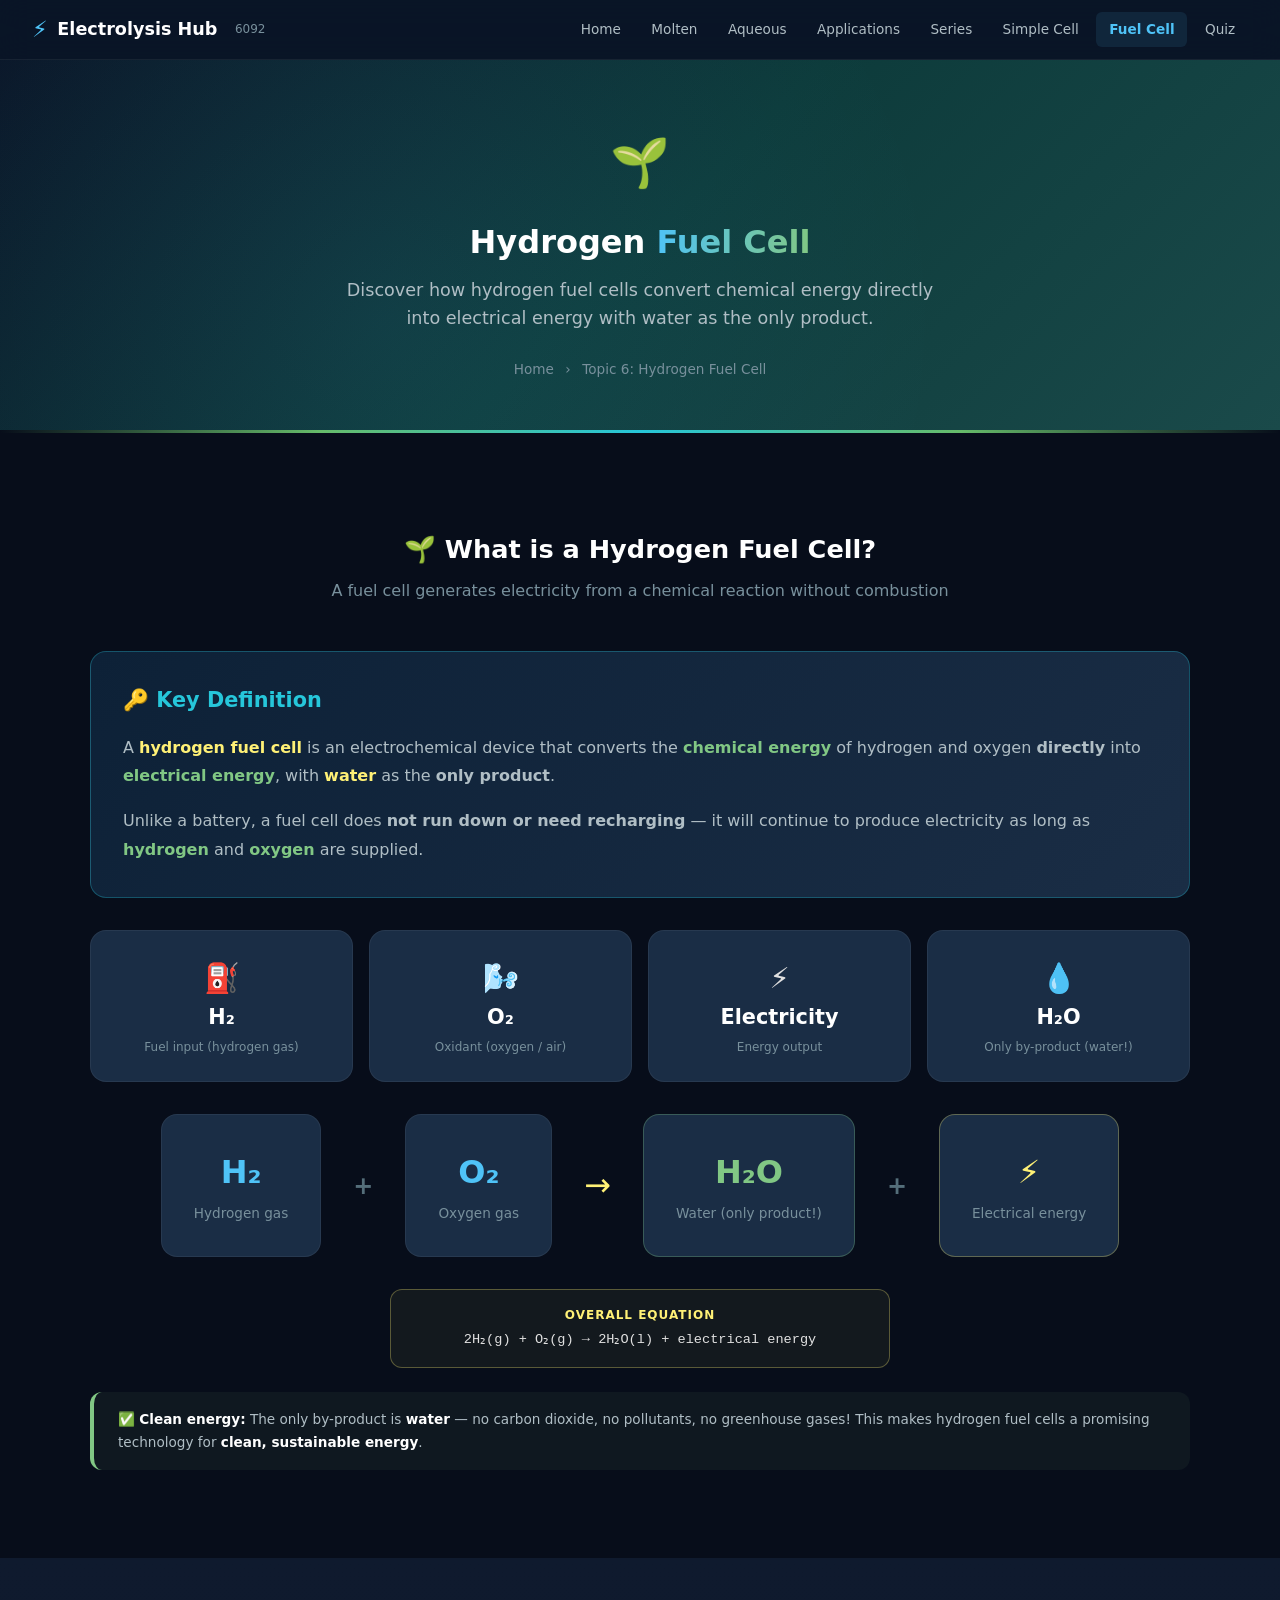
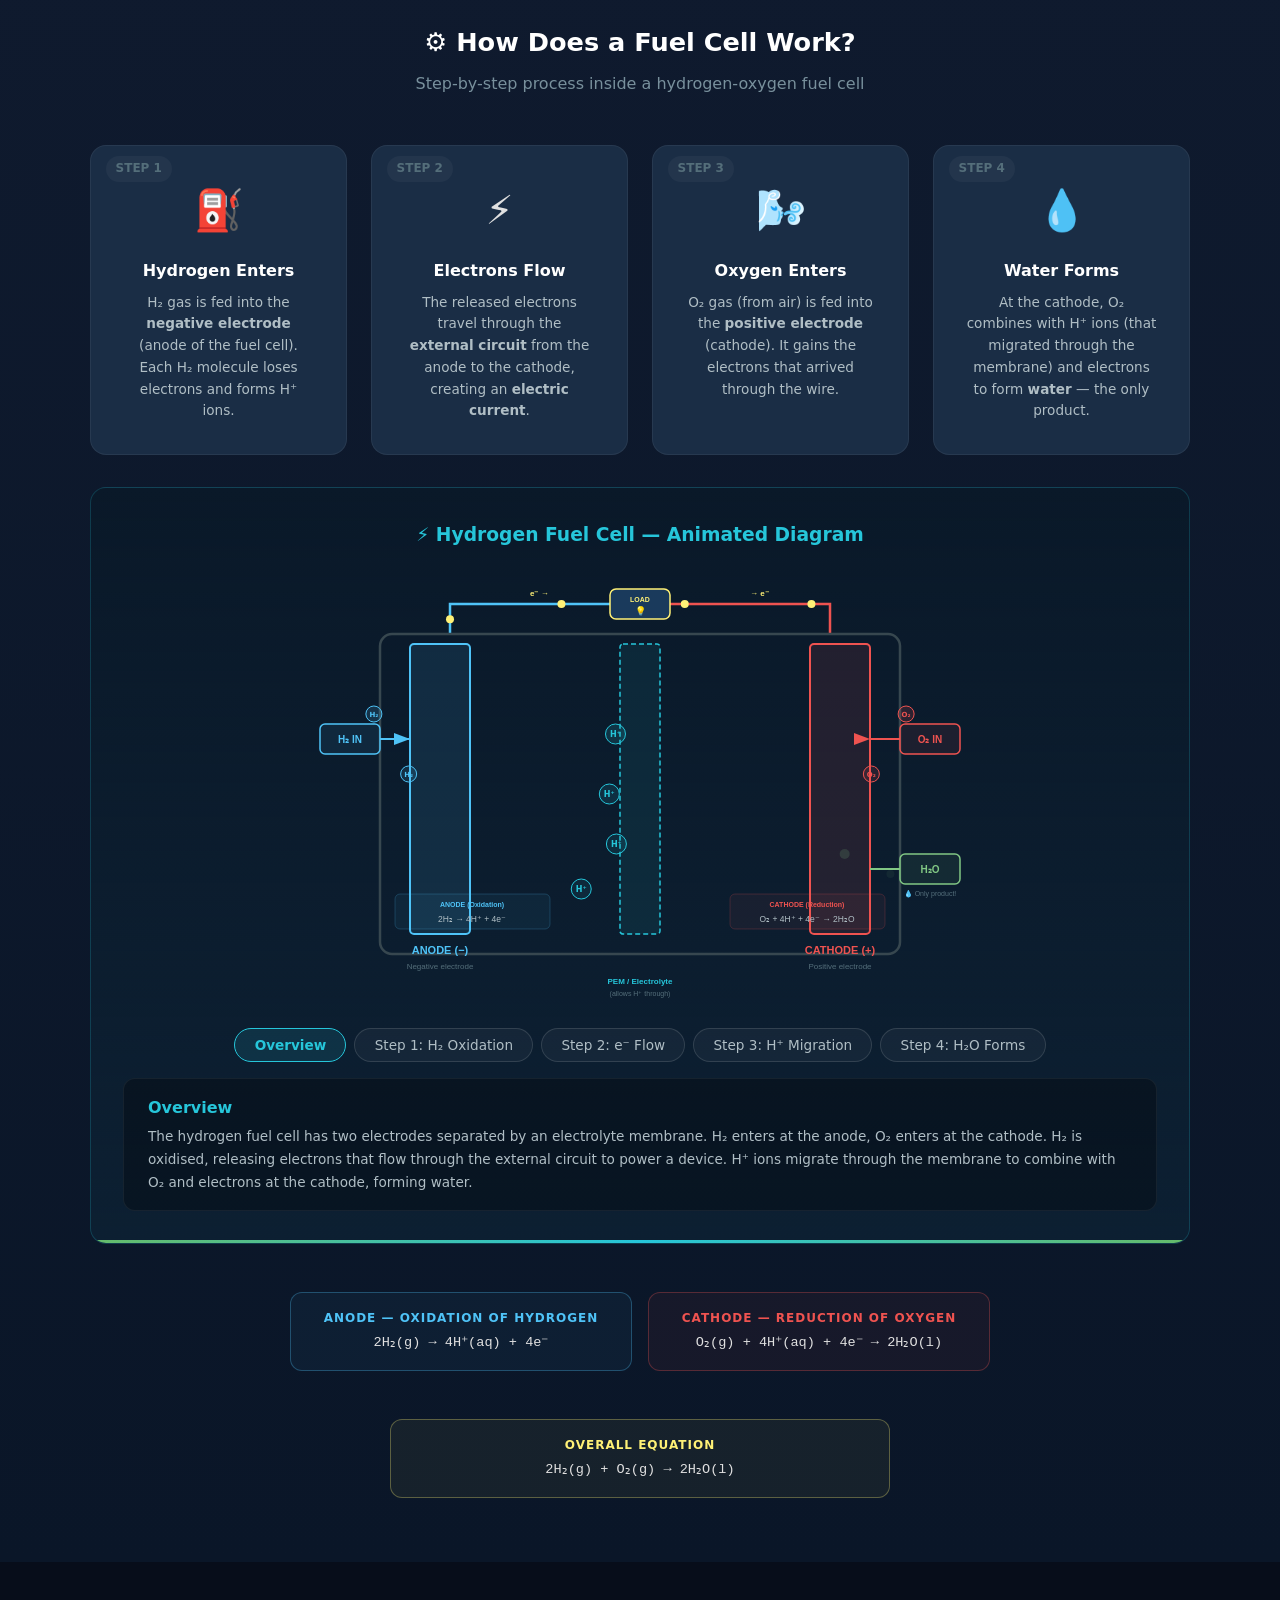
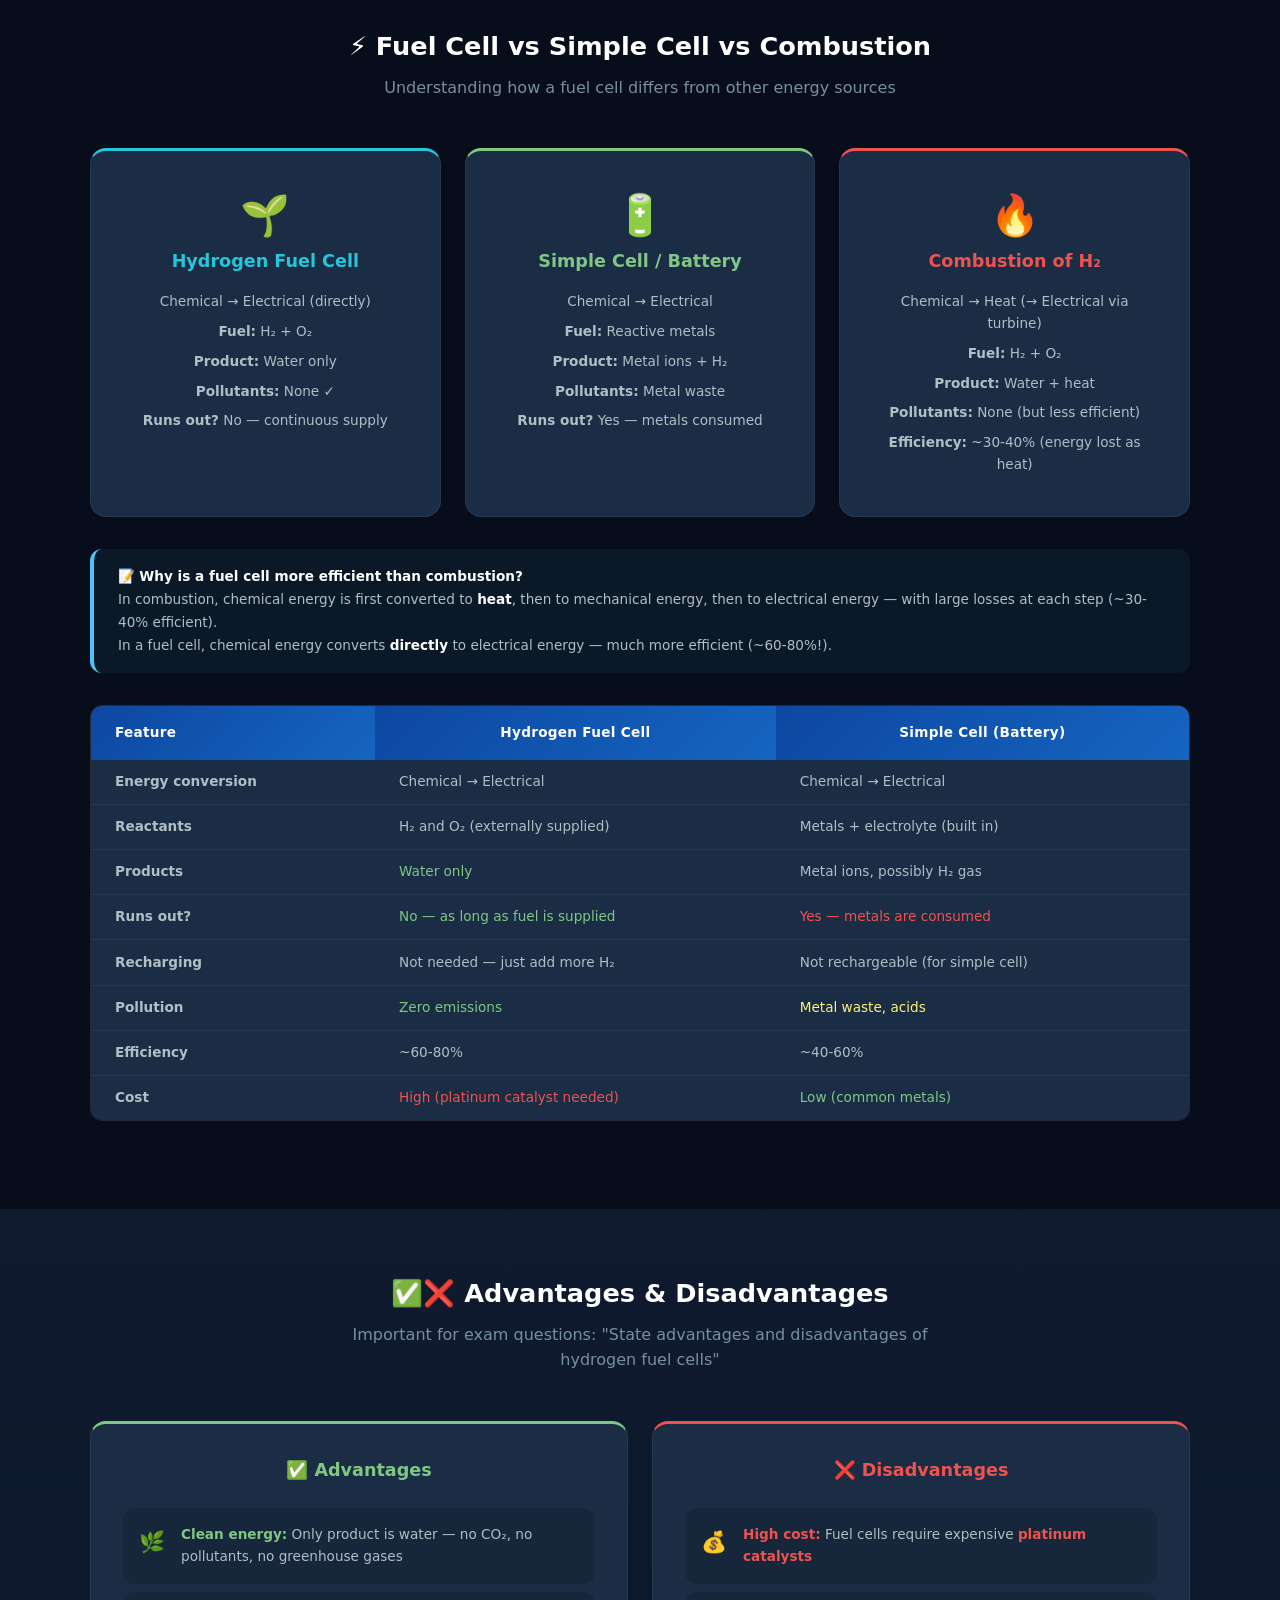
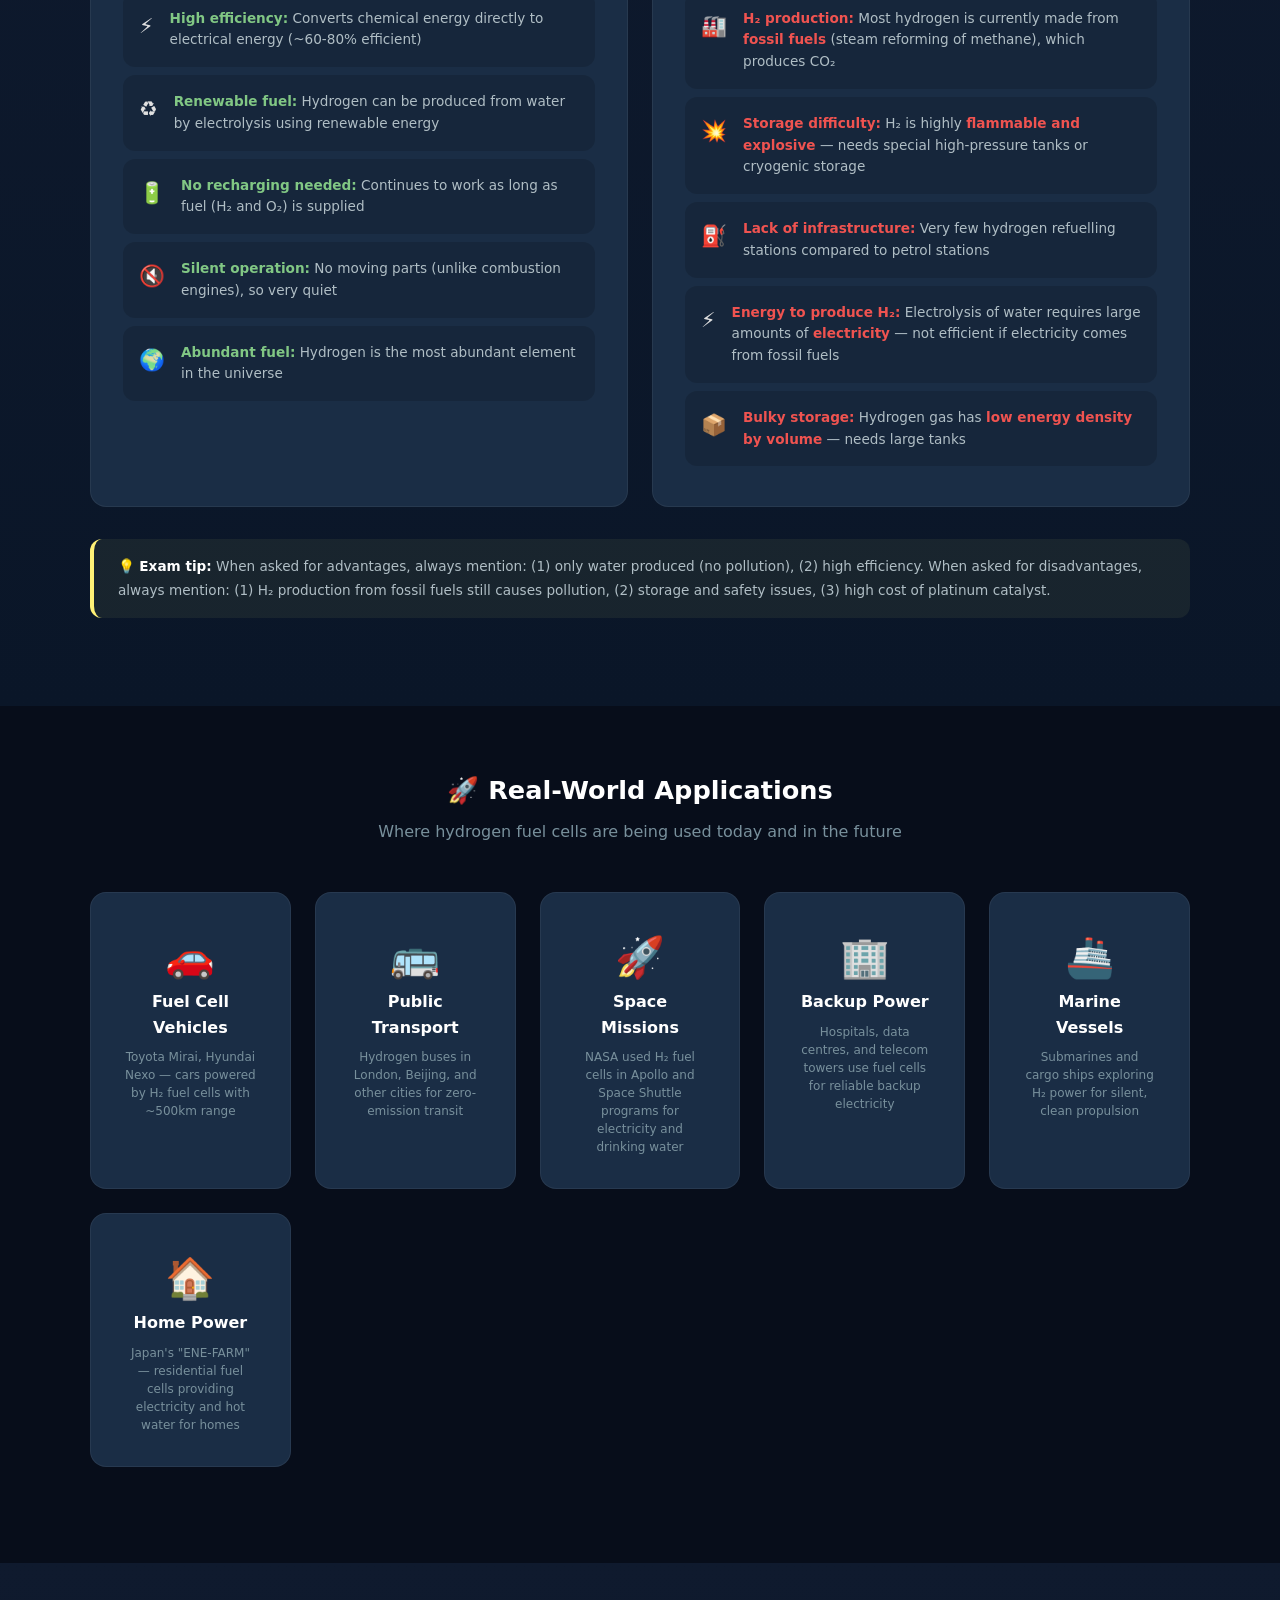
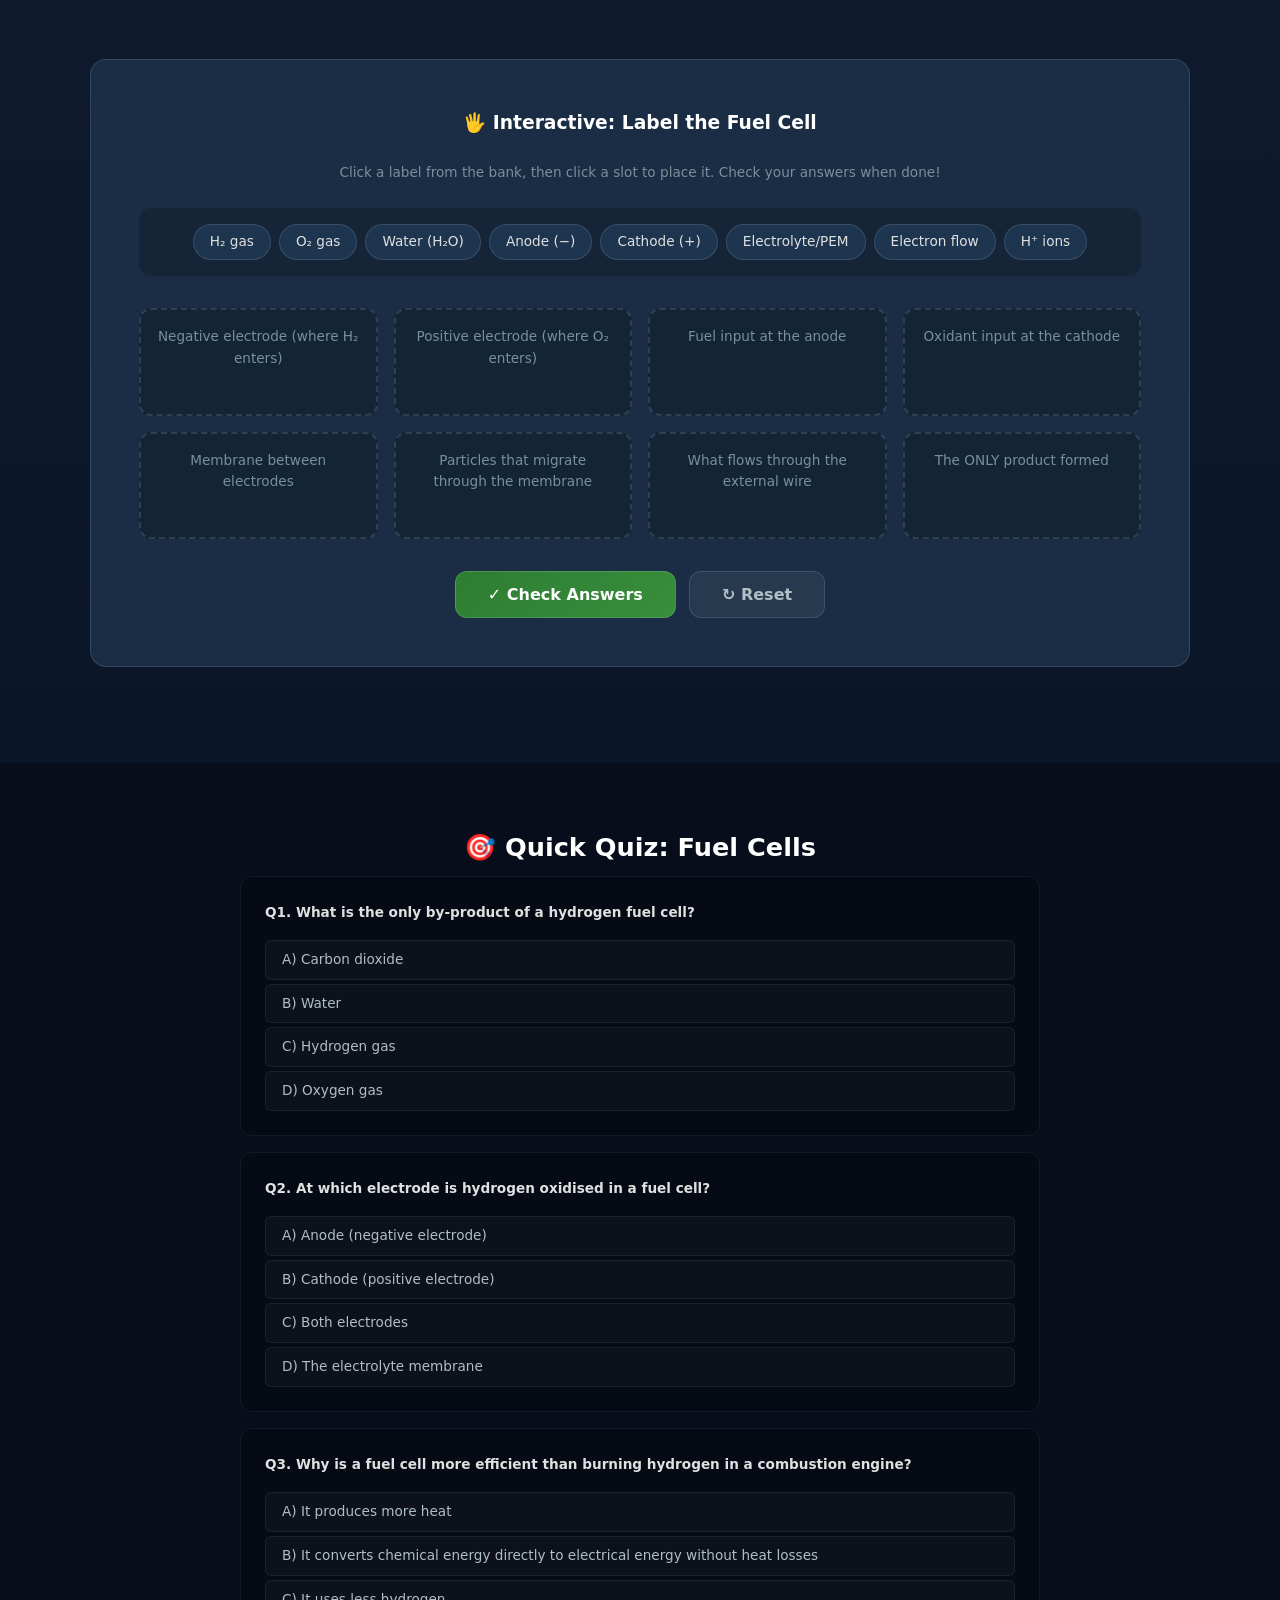
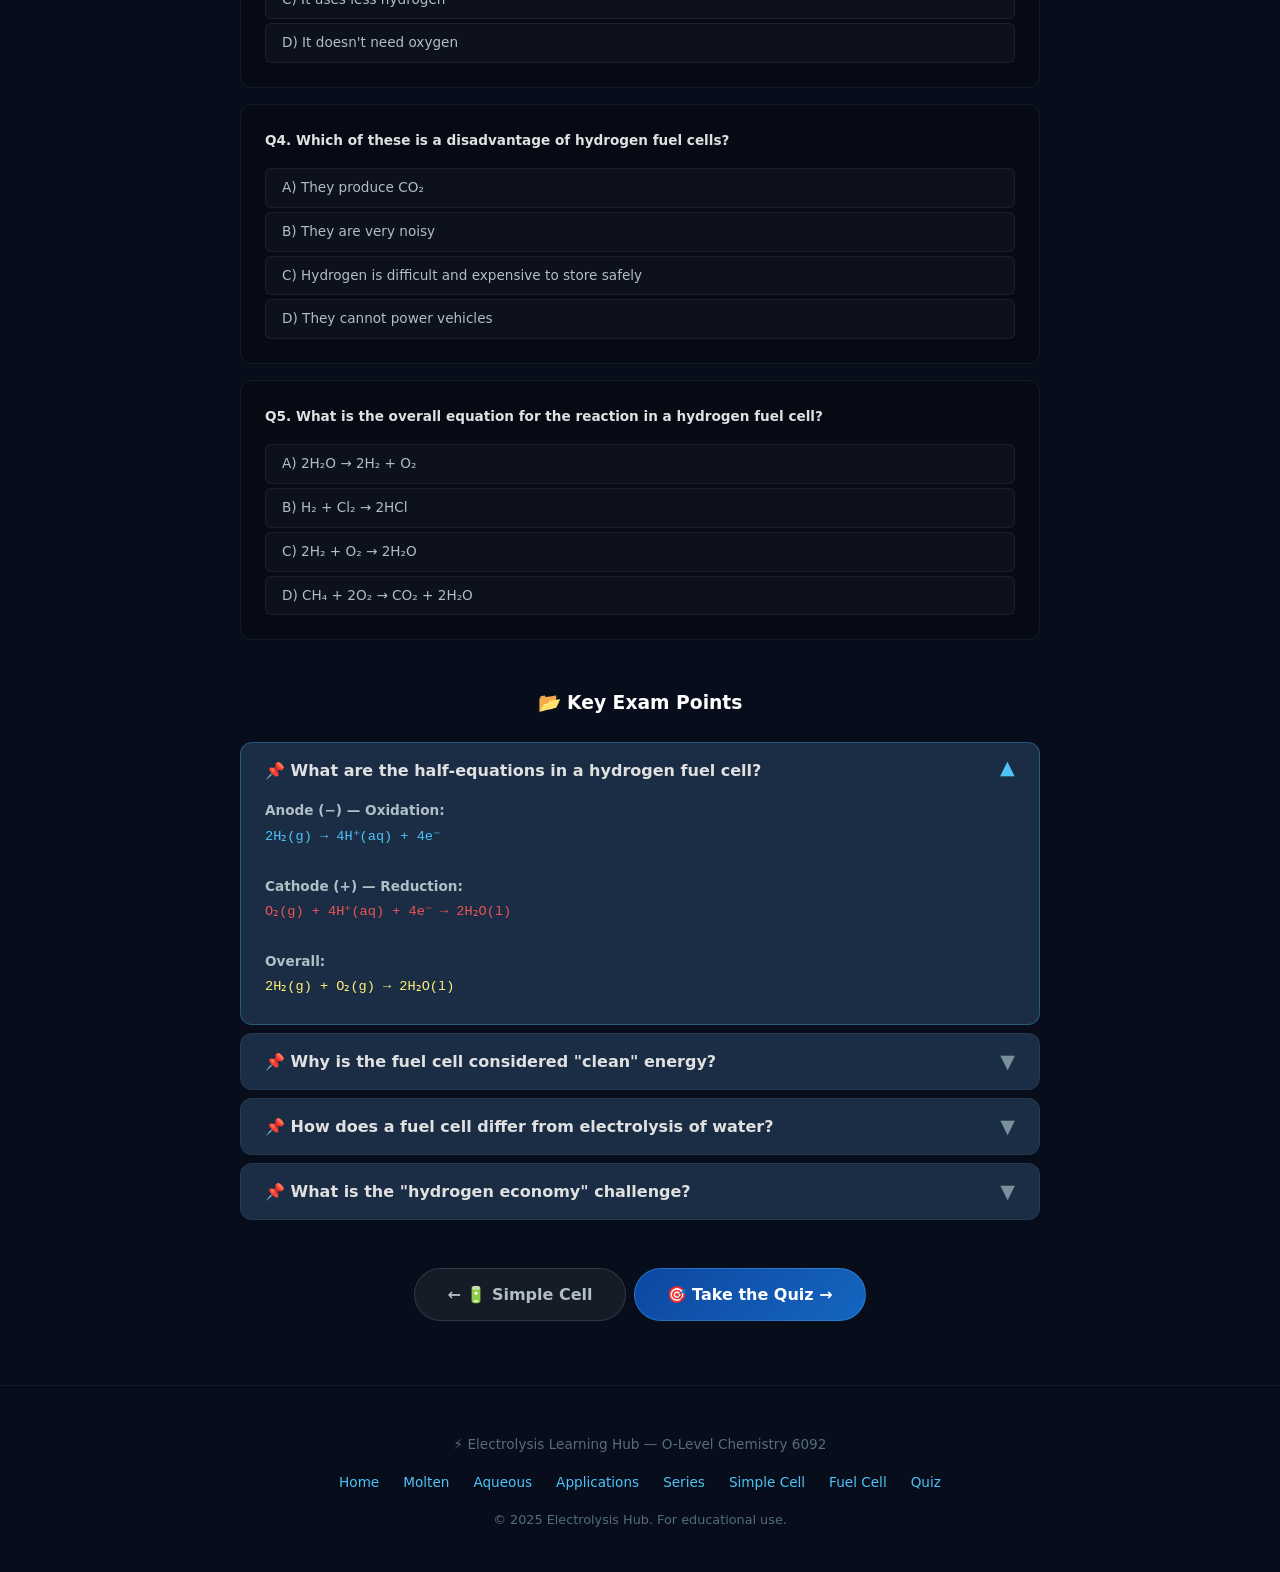
<file: fuel-cell.html>
<!DOCTYPE html>
<html lang="en">
<head>
    <meta charset="UTF-8">
    <meta name="viewport" content="width=device-width, initial-scale=1.0">
    <title>Hydrogen Fuel Cell | Electrolysis Hub</title>
    <link rel="stylesheet" href="styles.css">
    <style>
        /* ===== FUEL CELL PAGE STYLES ===== */

        /* Clean energy header accent */
        .green-glow-bar {
            height: 3px;
            background: linear-gradient(90deg, transparent, #66bb6a, #26c6da, #66bb6a, transparent);
            margin-bottom: var(--space-xl);
        }

        /* Overview stat boxes */
        .overview-row {
            display: grid;
            grid-template-columns: repeat(4, 1fr);
            gap: var(--space-md);
            margin: var(--space-xl) 0;
        }

        .overview-stat {
            background: var(--bg-card);
            border: 1px solid var(--border-subtle);
            border-radius: var(--radius-lg);
            padding: var(--space-lg);
            text-align: center;
            transition: all var(--transition-fast);
        }

        .overview-stat:hover {
            border-color: var(--border-accent);
            transform: translateY(-2px);
        }

        .overview-stat .stat-icon { font-size: 1.8rem; margin-bottom: var(--space-sm); }
        .overview-stat .stat-value { color: var(--text-white); font-weight: 700; font-size: var(--fs-lg); margin-bottom: var(--space-xs); }
        .overview-stat .stat-desc { color: var(--text-muted); font-size: var(--fs-xs); }

        /* How it works step cards */
        .how-steps-grid {
            display: grid;
            grid-template-columns: repeat(auto-fit, minmax(220px, 1fr));
            gap: var(--space-lg);
            margin: var(--space-xl) 0;
        }

        .how-step-card {
            background: var(--bg-card);
            border: 1px solid var(--border-subtle);
            border-radius: var(--radius-lg);
            padding: var(--space-xl);
            text-align: center;
            position: relative;
            overflow: hidden;
            transition: all var(--transition-fast);
        }

        .how-step-card:hover {
            border-color: var(--border-accent);
        }

        .how-step-card .step-num {
            position: absolute;
            top: 10px;
            left: 15px;
            font-size: var(--fs-xs);
            font-weight: 800;
            color: var(--text-dim);
            background: rgba(255,255,255,0.04);
            padding: 0.2rem 0.6rem;
            border-radius: var(--radius-full);
        }

        .how-step-card .step-icon {
            font-size: 2.5rem;
            margin-bottom: var(--space-md);
            display: block;
        }

        .how-step-card h4 {
            color: var(--text-white);
            font-size: var(--fs-base);
            margin-bottom: var(--space-sm);
        }

        .how-step-card p {
            color: var(--text-secondary);
            font-size: var(--fs-sm);
            line-height: 1.6;
        }

        /* Animated fuel cell SVG container */
        .fuel-cell-diagram {
            background: linear-gradient(180deg, #0a1929, rgba(38,198,218,0.05));
            border: 1px solid rgba(38,198,218,0.2);
            border-radius: var(--radius-lg);
            padding: var(--space-xl);
            margin: var(--space-xl) 0;
            position: relative;
            overflow: hidden;
        }

        .fuel-cell-diagram::after {
            content: '';
            position: absolute;
            bottom: 0;
            left: 0;
            right: 0;
            height: 3px;
            background: linear-gradient(90deg, #66bb6a, #26c6da, #66bb6a);
        }

        /* Interactive toggle: step by step */
        .fc-step-controls {
            display: flex;
            justify-content: center;
            gap: var(--space-sm);
            margin-top: var(--space-lg);
            flex-wrap: wrap;
        }

        .fc-step-btn {
            padding: 0.5rem 1.2rem;
            background: rgba(255,255,255,0.04);
            border: 1px solid var(--border-light);
            border-radius: var(--radius-full);
            color: var(--text-secondary);
            font-size: var(--fs-sm);
            cursor: pointer;
            transition: all var(--transition-fast);
        }

        .fc-step-btn:hover {
            border-color: var(--cyan-light);
            color: var(--cyan-light);
        }

        .fc-step-btn.active {
            background: rgba(38,198,218,0.12);
            border-color: var(--cyan-light);
            color: var(--cyan-light);
            font-weight: 600;
        }

        .fc-step-desc {
            background: rgba(0,0,0,0.3);
            border: 1px solid var(--border-subtle);
            border-radius: var(--radius-md);
            padding: var(--space-md) var(--space-lg);
            margin-top: var(--space-md);
            min-height: 70px;
        }

        .fc-step-desc h4 { color: var(--cyan-light); font-size: var(--fs-base); margin-bottom: var(--space-xs); }
        .fc-step-desc p { color: var(--text-secondary); font-size: var(--fs-sm); line-height: 1.7; }

        /* Product visual */
        .product-visual {
            display: flex;
            align-items: center;
            justify-content: center;
            gap: var(--space-xl);
            margin: var(--space-xl) 0;
            flex-wrap: wrap;
        }

        .reactant-box, .product-box {
            background: var(--bg-card);
            border: 1px solid var(--border-subtle);
            border-radius: var(--radius-lg);
            padding: var(--space-xl);
            text-align: center;
            min-width: 140px;
            transition: all var(--transition-fast);
        }

        .reactant-box:hover, .product-box:hover {
            border-color: var(--border-accent);
        }

        .reactant-box .r-formula, .product-box .r-formula {
            font-size: var(--fs-2xl);
            font-weight: 800;
            margin-bottom: var(--space-xs);
        }

        .reactant-box .r-name, .product-box .r-name {
            color: var(--text-muted);
            font-size: var(--fs-sm);
        }

        .reactant-box .r-formula { color: var(--blue-light); }
        .product-box .r-formula { color: var(--green-light); }

        .reaction-arrow {
            font-size: 2rem;
            color: var(--yellow-light);
            animation: pulseArrow 2s ease-in-out infinite;
        }

        @keyframes pulseArrow {
            0%, 100% { opacity: 0.5; }
            50% { opacity: 1; }
        }

        .plus-sign {
            font-size: 1.5rem;
            color: var(--text-dim);
            font-weight: 800;
        }

        /* Comparison: fuel cell vs simple cell vs combustion */
        .triple-compare {
            display: grid;
            grid-template-columns: repeat(3, 1fr);
            gap: var(--space-lg);
            margin: var(--space-xl) 0;
        }

        .triple-card {
            background: var(--bg-card);
            border: 1px solid var(--border-subtle);
            border-radius: var(--radius-lg);
            padding: var(--space-xl);
            text-align: center;
            transition: all var(--transition-fast);
        }

        .triple-card:hover {
            border-color: var(--border-accent);
            transform: translateY(-2px);
        }

        .triple-card .tc-icon { font-size: 2.5rem; margin-bottom: var(--space-md); }
        .triple-card h4 { color: var(--text-white); font-size: var(--fs-md); margin-bottom: var(--space-md); }
        .triple-card p { color: var(--text-secondary); font-size: var(--fs-sm); line-height: 1.6; margin-bottom: var(--space-sm); }

        .triple-card.fc-card { border-top: 3px solid var(--cyan-light); }
        .triple-card.fc-card h4 { color: var(--cyan-light); }

        .triple-card.sc-card { border-top: 3px solid var(--green-light); }
        .triple-card.sc-card h4 { color: var(--green-light); }

        .triple-card.comb-card { border-top: 3px solid var(--red-light); }
        .triple-card.comb-card h4 { color: var(--red-light); }

        /* Advantages / Disadvantages with icons */
        .adv-disadv-fuel {
            display: grid;
            grid-template-columns: 1fr 1fr;
            gap: var(--space-lg);
            margin: var(--space-xl) 0;
        }

        .adv-fuel, .disadv-fuel {
            background: var(--bg-card);
            border: 1px solid var(--border-subtle);
            border-radius: var(--radius-lg);
            padding: var(--space-xl);
        }

        .adv-fuel { border-top: 3px solid var(--green-light); }
        .adv-fuel h4 { color: var(--green-light); margin-bottom: var(--space-lg); text-align: center; font-size: var(--fs-md); }

        .disadv-fuel { border-top: 3px solid var(--red-light); }
        .disadv-fuel h4 { color: var(--red-light); margin-bottom: var(--space-lg); text-align: center; font-size: var(--fs-md); }

        .adv-item, .disadv-item {
            display: flex;
            gap: var(--space-md);
            padding: var(--space-md);
            margin-bottom: var(--space-sm);
            background: rgba(0,0,0,0.15);
            border-radius: var(--radius-md);
            align-items: flex-start;
        }

        .adv-item .adv-icon, .disadv-item .disadv-icon {
            font-size: 1.3rem;
            flex-shrink: 0;
            margin-top: 2px;
        }

        .adv-item .adv-text, .disadv-item .disadv-text {
            color: var(--text-secondary);
            font-size: var(--fs-sm);
            line-height: 1.6;
        }

        .adv-item .adv-text strong { color: var(--green-light); }
        .disadv-item .disadv-text strong { color: var(--red-light); }

        /* Real-world applications */
        .rw-grid-fuel {
            display: grid;
            grid-template-columns: repeat(auto-fit, minmax(200px, 1fr));
            gap: var(--space-lg);
            margin: var(--space-xl) 0;
        }

        .rw-fuel-card {
            background: var(--bg-card);
            border: 1px solid var(--border-subtle);
            border-radius: var(--radius-lg);
            padding: var(--space-xl);
            text-align: center;
            transition: all var(--transition-fast);
        }

        .rw-fuel-card:hover {
            border-color: rgba(38,198,218,0.3);
            transform: translateY(-2px);
        }

        .rw-fuel-card .rw-icon { font-size: 2.5rem; margin-bottom: var(--space-md); }
        .rw-fuel-card h4 { color: var(--text-white); font-size: var(--fs-base); margin-bottom: var(--space-sm); }
        .rw-fuel-card p { color: var(--text-muted); font-size: var(--fs-xs); line-height: 1.5; }

        /* Drag-and-drop label activity */
        .label-activity {
            background: var(--bg-card);
            border: 1px solid var(--border-light);
            border-radius: var(--radius-lg);
            padding: var(--space-2xl);
            margin: var(--space-xl) 0;
        }

        .label-activity h3 {
            color: var(--text-white);
            text-align: center;
            margin-bottom: var(--space-lg);
        }

        .label-bank {
            display: flex;
            justify-content: center;
            gap: var(--space-sm);
            flex-wrap: wrap;
            margin-bottom: var(--space-xl);
            padding: var(--space-md);
            background: rgba(0,0,0,0.2);
            border-radius: var(--radius-md);
        }

        .label-chip {
            display: inline-block;
            padding: 0.4rem 1rem;
            background: var(--bg-elevated);
            border: 1px solid var(--border-light);
            border-radius: var(--radius-full);
            color: var(--text-primary);
            font-size: var(--fs-sm);
            cursor: pointer;
            transition: all var(--transition-fast);
            user-select: none;
        }

        .label-chip:hover {
            border-color: var(--cyan-light);
            background: rgba(38,198,218,0.1);
        }

        .label-chip.used {
            opacity: 0.3;
            pointer-events: none;
        }

        .label-chip.selected {
            border-color: var(--cyan-light);
            background: rgba(38,198,218,0.15);
            color: var(--cyan-light);
            box-shadow: 0 0 8px rgba(38,198,218,0.3);
        }

        .label-slots {
            display: grid;
            grid-template-columns: repeat(auto-fit, minmax(200px, 1fr));
            gap: var(--space-md);
        }

        .label-slot {
            background: rgba(0,0,0,0.2);
            border: 2px dashed var(--border-light);
            border-radius: var(--radius-md);
            padding: var(--space-md);
            min-height: 60px;
            text-align: center;
            cursor: pointer;
            transition: all var(--transition-fast);
        }

        .label-slot .slot-question {
            color: var(--text-muted);
            font-size: var(--fs-sm);
            margin-bottom: var(--space-xs);
        }

        .label-slot .slot-answer {
            color: var(--cyan-light);
            font-weight: 600;
            font-size: var(--fs-base);
            min-height: 24px;
        }

        .label-slot:hover {
            border-color: var(--cyan-light);
            background: rgba(38,198,218,0.05);
        }

        .label-slot.correct-slot {
            border-color: var(--green-light);
            border-style: solid;
            background: rgba(129,199,132,0.08);
        }

        .label-slot.correct-slot .slot-answer { color: var(--green-light); }

        .label-slot.wrong-slot {
            border-color: var(--red-light);
            border-style: solid;
            background: rgba(239,83,80,0.08);
        }

        .label-slot.wrong-slot .slot-answer { color: var(--red-light); }

        /* Interactive quiz toggle */
        .fc-quiz-block {
            background: rgba(0,0,0,0.2);
            border: 1px solid var(--border-subtle);
            border-radius: var(--radius-md);
            padding: var(--space-lg);
            margin-bottom: var(--space-md);
        }

        .fc-quiz-block .fq-question {
            color: var(--text-primary);
            font-size: var(--fs-sm);
            font-weight: 600;
            margin-bottom: var(--space-md);
            line-height: 1.7;
        }

        .fq-options {
            display: flex;
            flex-direction: column;
            gap: var(--space-xs);
        }

        .fq-opt {
            padding: 0.5rem var(--space-md);
            background: rgba(255,255,255,0.03);
            border: 1px solid var(--border-subtle);
            border-radius: var(--radius-sm);
            color: var(--text-secondary);
            font-size: var(--fs-sm);
            cursor: pointer;
            transition: all var(--transition-fast);
        }

        .fq-opt:hover { border-color: var(--border-accent); background: rgba(79,195,247,0.05); }
        .fq-opt.fq-correct { border-color: var(--green-light) !important; background: rgba(129,199,132,0.1) !important; color: var(--green-light) !important; }
        .fq-opt.fq-wrong { border-color: var(--red-light) !important; background: rgba(239,83,80,0.08) !important; color: var(--red-light) !important; }

        .fq-feedback {
            display: none;
            margin-top: var(--space-sm);
            padding: var(--space-sm) var(--space-md);
            border-radius: var(--radius-sm);
            font-size: var(--fs-xs);
            line-height: 1.6;
        }
        .fq-feedback.show { display: block; animation: fadeTabIn 0.3s ease; }
        .fq-feedback.fb-correct { background: rgba(129,199,132,0.08); border: 1px solid rgba(129,199,132,0.2); color: var(--green-light); }
        .fq-feedback.fb-wrong { background: rgba(239,83,80,0.08); border: 1px solid rgba(239,83,80,0.2); color: var(--red-light); }

        /* Responsive */
        @media (max-width: 768px) {
            .overview-row { grid-template-columns: 1fr 1fr; }
            .triple-compare { grid-template-columns: 1fr; }
            .adv-disadv-fuel { grid-template-columns: 1fr; }
            .product-visual { flex-direction: column; }
        }

        @media (max-width: 500px) {
            .overview-row { grid-template-columns: 1fr; }
        }
    </style>
</head>
<body>

    <!-- ===== NAVIGATION ===== -->
    <nav class="top-nav" id="topNav">
        <a href="index.html" class="nav-brand">
            <span class="brand-icon">⚡</span>
            <span class="brand-text">Electrolysis Hub</span>
            <span class="brand-sub">6092</span>
        </a>
        <button class="nav-toggle" id="navToggle" aria-label="Toggle navigation">
            <span></span><span></span><span></span>
        </button>
        <div class="nav-links" id="navLinks">
            <a href="index.html">Home</a>
            <a href="molten.html">Molten</a>
            <a href="aqueous.html">Aqueous</a>
            <a href="applications.html">Applications</a>
            <a href="electrochemical.html">Series</a>
            <a href="simple-cell.html">Simple Cell</a>
            <a href="fuel-cell.html" class="active">Fuel Cell</a>
            <a href="quiz.html">Quiz</a>
        </div>
    </nav>

    <div class="page-wrapper">

        <!-- ===== PAGE HEADER ===== -->
        <header class="page-header" style="background: linear-gradient(135deg, var(--bg-dark) 0%, #0d3b3b 50%, #1a4a4a 100%);">
            <span class="header-icon">🌱</span>
            <h1>Hydrogen <span>Fuel Cell</span></h1>
            <p class="header-desc">
                Discover how hydrogen fuel cells convert chemical energy directly into 
                electrical energy with water as the only product.
            </p>
            <div class="breadcrumb">
                <a href="index.html">Home</a>
                <span class="sep">›</span>
                <span>Topic 6: Hydrogen Fuel Cell</span>
            </div>
        </header>

        <div class="green-glow-bar"></div>

        <!-- ===== SECTION 1: WHAT IS A FUEL CELL ===== -->
        <section class="section">
            <div class="content-wrapper">
                <h2 class="section-title">🌱 What is a Hydrogen Fuel Cell?</h2>
                <p class="section-subtitle">
                    A fuel cell generates electricity from a chemical reaction without combustion
                </p>

                <div class="info-box" style="border-color: rgba(38,198,218,0.3);">
                    <h3 style="color: var(--cyan-light);">🔑 Key Definition</h3>
                    <p>
                        A <span class="highlight">hydrogen fuel cell</span> is an electrochemical device that 
                        converts the <span class="term">chemical energy</span> of hydrogen and oxygen 
                        <strong>directly</strong> into <span class="term">electrical energy</span>, 
                        with <span class="highlight">water</span> as the <strong>only product</strong>.
                    </p>
                    <p>
                        Unlike a battery, a fuel cell does <strong>not run down or need recharging</strong> — 
                        it will continue to produce electricity as long as <span class="term">hydrogen</span> 
                        and <span class="term">oxygen</span> are supplied.
                    </p>
                </div>

                <!-- Overview stats -->
                <div class="overview-row">
                    <div class="overview-stat">
                        <span class="stat-icon">⛽</span>
                        <div class="stat-value">H₂</div>
                        <div class="stat-desc">Fuel input (hydrogen gas)</div>
                    </div>
                    <div class="overview-stat">
                        <span class="stat-icon">🌬️</span>
                        <div class="stat-value">O₂</div>
                        <div class="stat-desc">Oxidant (oxygen / air)</div>
                    </div>
                    <div class="overview-stat">
                        <span class="stat-icon">⚡</span>
                        <div class="stat-value">Electricity</div>
                        <div class="stat-desc">Energy output</div>
                    </div>
                    <div class="overview-stat">
                        <span class="stat-icon">💧</span>
                        <div class="stat-value">H₂O</div>
                        <div class="stat-desc">Only by-product (water!)</div>
                    </div>
                </div>

                <!-- Reaction visual -->
                <div class="product-visual">
                    <div class="reactant-box">
                        <div class="r-formula">H₂</div>
                        <div class="r-name">Hydrogen gas</div>
                    </div>
                    <span class="plus-sign">+</span>
                    <div class="reactant-box">
                        <div class="r-formula">O₂</div>
                        <div class="r-name">Oxygen gas</div>
                    </div>
                    <span class="reaction-arrow">→</span>
                    <div class="product-box" style="border-color: rgba(129,199,132,0.3);">
                        <div class="r-formula" style="color: var(--green-light);">H₂O</div>
                        <div class="r-name">Water (only product!)</div>
                    </div>
                    <span class="plus-sign">+</span>
                    <div class="product-box" style="border-color: rgba(255,241,118,0.3);">
                        <div class="r-formula" style="color: var(--yellow-light);">⚡</div>
                        <div class="r-name">Electrical energy</div>
                    </div>
                </div>

                <div class="equation-block overall" style="max-width: 500px; margin: var(--space-lg) auto;">
                    <span class="label">Overall Equation</span>
                    2H₂(g) + O₂(g) → 2H₂O(l) + electrical energy
                </div>

                <div class="callout callout-success">
                    ✅ <strong>Clean energy:</strong> The only by-product is <strong>water</strong> — 
                    no carbon dioxide, no pollutants, no greenhouse gases! This makes hydrogen fuel cells 
                    a promising technology for <strong>clean, sustainable energy</strong>.
                </div>
            </div>
        </section>

        <!-- ===== SECTION 2: HOW IT WORKS ===== -->
        <section class="section section-alt">
            <div class="content-wrapper">
                <h2 class="section-title">⚙️ How Does a Fuel Cell Work?</h2>
                <p class="section-subtitle">Step-by-step process inside a hydrogen-oxygen fuel cell</p>

                <!-- Step cards -->
                <div class="how-steps-grid">
                    <div class="how-step-card">
                        <span class="step-num">STEP 1</span>
                        <span class="step-icon">⛽</span>
                        <h4>Hydrogen Enters</h4>
                        <p>H₂ gas is fed into the <strong>negative electrode</strong> (anode of the fuel cell). 
                        Each H₂ molecule loses electrons and forms H⁺ ions.</p>
                    </div>
                    <div class="how-step-card">
                        <span class="step-num">STEP 2</span>
                        <span class="step-icon">⚡</span>
                        <h4>Electrons Flow</h4>
                        <p>The released electrons travel through the <strong>external circuit</strong> 
                        from the anode to the cathode, creating an <strong>electric current</strong>.</p>
                    </div>
                    <div class="how-step-card">
                        <span class="step-num">STEP 3</span>
                        <span class="step-icon">🌬️</span>
                        <h4>Oxygen Enters</h4>
                        <p>O₂ gas (from air) is fed into the <strong>positive electrode</strong> (cathode). 
                        It gains the electrons that arrived through the wire.</p>
                    </div>
                    <div class="how-step-card">
                        <span class="step-num">STEP 4</span>
                        <span class="step-icon">💧</span>
                        <h4>Water Forms</h4>
                        <p>At the cathode, O₂ combines with H⁺ ions (that migrated through the membrane) 
                        and electrons to form <strong>water</strong> — the only product.</p>
                    </div>
                </div>

                <!-- Animated SVG Diagram -->
                <div class="fuel-cell-diagram">
                    <h3 style="color: var(--cyan-light); text-align: center; margin-bottom: var(--space-lg);">
                        ⚡ Hydrogen Fuel Cell — Animated Diagram
                    </h3>
                    <svg id="fuelCellSVG" viewBox="0 0 720 430" xmlns="http://www.w3.org/2000/svg" style="max-width: 720px; margin: 0 auto; display: block;">

                        <!-- === EXTERNAL CIRCUIT (top) === -->
                        <!-- Wire from anode to load to cathode -->
                        <path d="M170 60 L170 30 L350 30" stroke="#4fc3f7" stroke-width="2.5" fill="none"/>
                        <path d="M550 60 L550 30 L370 30" stroke="#ef5350" stroke-width="2.5" fill="none"/>

                        <!-- Load / device -->
                        <rect x="330" y="15" width="60" height="30" rx="6" fill="#1a3a5c" stroke="#fff176" stroke-width="1.5"/>
                        <text x="360" y="28" text-anchor="middle" fill="#fff176" font-size="7" font-family="Arial" font-weight="bold">LOAD</text>
                        <text x="360" y="40" text-anchor="middle" fill="#fff176" font-size="9" font-family="Arial">💡</text>

                        <!-- Electron flow particles -->
                        <circle r="4" fill="#fff176">
                            <animateMotion dur="3s" repeatCount="indefinite" path="M170,60 L170,30 L330,30"/>
                        </circle>
                        <circle r="4" fill="#fff176">
                            <animateMotion dur="3s" repeatCount="indefinite" begin="1s" path="M170,60 L170,30 L330,30"/>
                        </circle>
                        <circle r="4" fill="#fff176">
                            <animateMotion dur="3s" repeatCount="indefinite" path="M390,30 L550,30 L550,60"/>
                        </circle>
                        <circle r="4" fill="#fff176">
                            <animateMotion dur="3s" repeatCount="indefinite" begin="1s" path="M390,30 L550,30 L550,60"/>
                        </circle>

                        <text x="250" y="22" fill="#fff176" font-size="8" font-weight="bold" font-family="Arial">e⁻ →</text>
                        <text x="470" y="22" fill="#fff176" font-size="8" font-weight="bold" font-family="Arial">→ e⁻</text>

                        <!-- === FUEL CELL BODY === -->
                        <rect x="100" y="60" width="520" height="320" rx="12" fill="none" stroke="#37474f" stroke-width="2.5"/>

                        <!-- === ANODE (left) === -->
                        <rect x="130" y="70" width="60" height="290" rx="4" fill="rgba(79,195,247,0.1)" stroke="#4fc3f7" stroke-width="2"/>
                        <text x="160" y="380" text-anchor="middle" fill="#4fc3f7" font-size="11" font-weight="bold" font-family="Arial">ANODE (−)</text>
                        <text x="160" y="395" text-anchor="middle" fill="#546e7a" font-size="8" font-family="Arial">Negative electrode</text>

                        <!-- === CATHODE (right) === -->
                        <rect x="530" y="70" width="60" height="290" rx="4" fill="rgba(239,83,80,0.1)" stroke="#ef5350" stroke-width="2"/>
                        <text x="560" y="380" text-anchor="middle" fill="#ef5350" font-size="11" font-weight="bold" font-family="Arial">CATHODE (+)</text>
                        <text x="560" y="395" text-anchor="middle" fill="#546e7a" font-size="8" font-family="Arial">Positive electrode</text>

                        <!-- === ELECTROLYTE / PEM MEMBRANE (center) === -->
                        <rect x="340" y="70" width="40" height="290" rx="3" fill="rgba(38,198,218,0.08)" stroke="var(--cyan-light)" stroke-width="1.5" stroke-dasharray="5,3"/>
                        <text x="360" y="410" text-anchor="middle" fill="var(--cyan-light)" font-size="8" font-family="Arial" font-weight="bold">PEM / Electrolyte</text>
                        <text x="360" y="422" text-anchor="middle" fill="#546e7a" font-size="7" font-family="Arial">(allows H⁺ through)</text>

                        <!-- === H₂ INPUT (left side) === -->
                        <rect x="40" y="150" width="60" height="30" rx="5" fill="rgba(79,195,247,0.08)" stroke="#4fc3f7" stroke-width="1.5"/>
                        <text x="70" y="169" text-anchor="middle" fill="#4fc3f7" font-size="10" font-weight="bold" font-family="Arial">H₂ IN</text>
                        <path d="M100 165 L130 165" stroke="#4fc3f7" stroke-width="2" marker-end="url(#arrCyan)"/>

                        <!-- H₂ molecules entering -->
                        <g id="h2Input" opacity="1">
                            <circle cx="115" cy="140" r="8" fill="rgba(79,195,247,0.15)" stroke="#4fc3f7" stroke-width="1">
                                <animate attributeName="cx" values="90;115;135" dur="3s" repeatCount="indefinite"/>
                            </circle>
                            <text x="115" y="143" text-anchor="middle" fill="#4fc3f7" font-size="7" font-weight="bold">H₂
                                <animate attributeName="x" values="90;115;135" dur="3s" repeatCount="indefinite"/>
                            </text>
                            <circle cx="110" cy="200" r="8" fill="rgba(79,195,247,0.12)" stroke="#4fc3f7" stroke-width="1">
                                <animate attributeName="cx" values="85;110;132" dur="3.5s" repeatCount="indefinite"/>
                            </circle>
                            <text x="110" y="203" text-anchor="middle" fill="#4fc3f7" font-size="7" font-weight="bold">H₂
                                <animate attributeName="x" values="85;110;132" dur="3.5s" repeatCount="indefinite"/>
                            </text>
                        </g>

                        <!-- === O₂ INPUT (right side) === -->
                        <rect x="620" y="150" width="60" height="30" rx="5" fill="rgba(239,83,80,0.08)" stroke="#ef5350" stroke-width="1.5"/>
                        <text x="650" y="169" text-anchor="middle" fill="#ef5350" font-size="10" font-weight="bold" font-family="Arial">O₂ IN</text>
                        <path d="M620 165 L590 165" stroke="#ef5350" stroke-width="2" marker-end="url(#arrRed)"/>

                        <!-- O₂ molecules entering -->
                        <g id="o2Input" opacity="1">
                            <circle cx="605" cy="140" r="8" fill="rgba(239,83,80,0.15)" stroke="#ef5350" stroke-width="1">
                                <animate attributeName="cx" values="630;605;585" dur="3s" repeatCount="indefinite"/>
                            </circle>
                            <text x="605" y="143" text-anchor="middle" fill="#ef5350" font-size="7" font-weight="bold">O₂
                                <animate attributeName="x" values="630;605;585" dur="3s" repeatCount="indefinite"/>
                            </text>
                            <circle cx="610" cy="200" r="8" fill="rgba(239,83,80,0.12)" stroke="#ef5350" stroke-width="1">
                                <animate attributeName="cx" values="635;610;588" dur="3.5s" repeatCount="indefinite"/>
                            </circle>
                            <text x="610" y="203" text-anchor="middle" fill="#ef5350" font-size="7" font-weight="bold">O₂
                                <animate attributeName="x" values="635;610;588" dur="3.5s" repeatCount="indefinite"/>
                            </text>
                        </g>

                        <!-- === H⁺ IONS migrating through membrane === -->
                        <g id="hPlusIons" opacity="1">
                            <circle cx="280" cy="160" r="10" fill="rgba(38,198,218,0.15)" stroke="var(--cyan-light)" stroke-width="1">
                                <animate attributeName="cx" values="200;280;370" dur="4s" repeatCount="indefinite"/>
                            </circle>
                            <text x="280" y="163" text-anchor="middle" fill="var(--cyan-light)" font-size="8" font-weight="bold">H⁺
                                <animate attributeName="x" values="200;280;370" dur="4s" repeatCount="indefinite"/>
                            </text>

                            <circle cx="260" cy="220" r="10" fill="rgba(38,198,218,0.12)" stroke="var(--cyan-light)" stroke-width="1">
                                <animate attributeName="cx" values="210;290;380" dur="4.5s" repeatCount="indefinite"/>
                            </circle>
                            <text x="260" y="223" text-anchor="middle" fill="var(--cyan-light)" font-size="8" font-weight="bold">H⁺
                                <animate attributeName="x" values="210;290;380" dur="4.5s" repeatCount="indefinite"/>
                            </text>

                            <circle cx="300" cy="270" r="10" fill="rgba(38,198,218,0.1)" stroke="var(--cyan-light)" stroke-width="1">
                                <animate attributeName="cx" values="220;310;400" dur="5s" repeatCount="indefinite"/>
                            </circle>
                            <text x="300" y="273" text-anchor="middle" fill="var(--cyan-light)" font-size="8" font-weight="bold">H⁺
                                <animate attributeName="x" values="220;310;400" dur="5s" repeatCount="indefinite"/>
                            </text>

                            <circle cx="250" cy="315" r="10" fill="rgba(38,198,218,0.08)" stroke="var(--cyan-light)" stroke-width="1">
                                <animate attributeName="cx" values="190;270;360" dur="4.8s" repeatCount="indefinite"/>
                            </circle>
                            <text x="250" y="318" text-anchor="middle" fill="var(--cyan-light)" font-size="8" font-weight="bold">H⁺
                                <animate attributeName="x" values="190;270;360" dur="4.8s" repeatCount="indefinite"/>
                            </text>
                        </g>

                        <!-- === WATER OUTPUT (right bottom) === -->
                        <rect x="620" y="280" width="60" height="30" rx="5" fill="rgba(129,199,132,0.08)" stroke="#81c784" stroke-width="1.5"/>
                        <text x="650" y="299" text-anchor="middle" fill="#81c784" font-size="10" font-weight="bold" font-family="Arial">H₂O</text>
                        <path d="M590 295 L620 295" stroke="#81c784" stroke-width="2"/>
                        <text x="650" y="322" text-anchor="middle" fill="#546e7a" font-size="7" font-family="Arial">💧 Only product!</text>

                        <!-- Water droplets forming -->
                        <circle cx="560" cy="280" r="5" fill="rgba(129,199,132,0.3)">
                            <animate attributeName="cx" values="560;590;620" dur="3s" repeatCount="indefinite"/>
                            <animate attributeName="opacity" values="0.5;0.8;0.3" dur="3s" repeatCount="indefinite"/>
                        </circle>
                        <circle cx="555" cy="300" r="4" fill="rgba(129,199,132,0.25)">
                            <animate attributeName="cx" values="555;585;615" dur="3.5s" repeatCount="indefinite"/>
                            <animate attributeName="opacity" values="0.4;0.7;0.2" dur="3.5s" repeatCount="indefinite"/>
                        </circle>

                        <!-- === HALF-EQUATION BOXES === -->
                        <rect x="115" y="320" width="155" height="35" rx="5" fill="rgba(79,195,247,0.06)" stroke="rgba(79,195,247,0.2)" stroke-width="1"/>
                        <text x="192" y="333" text-anchor="middle" fill="#4fc3f7" font-size="7" font-weight="bold" font-family="Arial">ANODE (Oxidation)</text>
                        <text x="192" y="348" text-anchor="middle" fill="#b0bec5" font-size="8.5" font-family="Arial">2H₂ → 4H⁺ + 4e⁻</text>

                        <rect x="450" y="320" width="155" height="35" rx="5" fill="rgba(239,83,80,0.06)" stroke="rgba(239,83,80,0.2)" stroke-width="1"/>
                        <text x="527" y="333" text-anchor="middle" fill="#ef5350" font-size="7" font-weight="bold" font-family="Arial">CATHODE (Reduction)</text>
                        <text x="527" y="348" text-anchor="middle" fill="#b0bec5" font-size="8.5" font-family="Arial">O₂ + 4H⁺ + 4e⁻ → 2H₂O</text>

                        <!-- Arrow markers -->
                        <defs>
                            <marker id="arrCyan" markerWidth="8" markerHeight="6" refX="8" refY="3" orient="auto">
                                <path d="M0,0 L8,3 L0,6" fill="#4fc3f7"/>
                            </marker>
                            <marker id="arrRed" markerWidth="8" markerHeight="6" refX="0" refY="3" orient="auto">
                                <path d="M8,0 L0,3 L8,6" fill="#ef5350"/>
                            </marker>
                        </defs>
                    </svg>

                    <!-- Step-by-step control -->
                    <div class="fc-step-controls">
                        <button class="fc-step-btn active" data-fcstep="0">Overview</button>
                        <button class="fc-step-btn" data-fcstep="1">Step 1: H₂ Oxidation</button>
                        <button class="fc-step-btn" data-fcstep="2">Step 2: e⁻ Flow</button>
                        <button class="fc-step-btn" data-fcstep="3">Step 3: H⁺ Migration</button>
                        <button class="fc-step-btn" data-fcstep="4">Step 4: H₂O Forms</button>
                    </div>

                    <div class="fc-step-desc" id="fcStepDesc">
                        <h4>Overview</h4>
                        <p>The hydrogen fuel cell has two electrodes separated by an electrolyte membrane. 
                        H₂ enters at the anode, O₂ enters at the cathode. H₂ is oxidised, releasing electrons 
                        that flow through the external circuit to power a device. H⁺ ions migrate through 
                        the membrane to combine with O₂ and electrons at the cathode, forming water.</p>
                    </div>
                </div>

                <!-- Half equations -->
                <div class="equations-row" style="max-width: 700px; margin: var(--space-xl) auto;">
                    <div class="equation-block cathode">
                        <span class="label">Anode — Oxidation of Hydrogen</span>
                        2H₂(g) → 4H⁺(aq) + 4e⁻
                    </div>
                    <div class="equation-block anode">
                        <span class="label">Cathode — Reduction of Oxygen</span>
                        O₂(g) + 4H⁺(aq) + 4e⁻ → 2H₂O(l)
                    </div>
                </div>
                <div class="equation-block overall" style="max-width: 500px; margin: 0 auto;">
                    <span class="label">Overall Equation</span>
                    2H₂(g) + O₂(g) → 2H₂O(l)
                </div>
            </div>
        </section>

        <!-- ===== SECTION 3: COMPARISON ===== -->
        <section class="section">
            <div class="content-wrapper">
                <h2 class="section-title">⚡ Fuel Cell vs Simple Cell vs Combustion</h2>
                <p class="section-subtitle">Understanding how a fuel cell differs from other energy sources</p>

                <div class="triple-compare">
                    <div class="triple-card fc-card">
                        <span class="tc-icon">🌱</span>
                        <h4>Hydrogen Fuel Cell</h4>
                        <p>Chemical → Electrical (directly)</p>
                        <p><strong>Fuel:</strong> H₂ + O₂</p>
                        <p><strong>Product:</strong> Water only</p>
                        <p><strong>Pollutants:</strong> None ✓</p>
                        <p><strong>Runs out?</strong> No — continuous supply</p>
                    </div>
                    <div class="triple-card sc-card">
                        <span class="tc-icon">🔋</span>
                        <h4>Simple Cell / Battery</h4>
                        <p>Chemical → Electrical</p>
                        <p><strong>Fuel:</strong> Reactive metals</p>
                        <p><strong>Product:</strong> Metal ions + H₂</p>
                        <p><strong>Pollutants:</strong> Metal waste</p>
                        <p><strong>Runs out?</strong> Yes — metals consumed</p>
                    </div>
                    <div class="triple-card comb-card">
                        <span class="tc-icon">🔥</span>
                        <h4>Combustion of H₂</h4>
                        <p>Chemical → Heat (→ Electrical via turbine)</p>
                        <p><strong>Fuel:</strong> H₂ + O₂</p>
                        <p><strong>Product:</strong> Water + heat</p>
                        <p><strong>Pollutants:</strong> None (but less efficient)</p>
                        <p><strong>Efficiency:</strong> ~30-40% (energy lost as heat)</p>
                    </div>
                </div>

                <div class="callout callout-info">
                    📝 <strong>Why is a fuel cell more efficient than combustion?</strong><br>
                    In combustion, chemical energy is first converted to <strong>heat</strong>, then to mechanical 
                    energy, then to electrical energy — with large losses at each step (~30-40% efficient).<br>
                    In a fuel cell, chemical energy converts <strong>directly</strong> to electrical energy — 
                    much more efficient (~60-80%!).
                </div>

                <!-- Detailed comparison table -->
                <div class="data-table-wrapper" style="margin-top: var(--space-xl);">
                    <table class="data-table">
                        <thead>
                            <tr>
                                <th>Feature</th>
                                <th class="center">Hydrogen Fuel Cell</th>
                                <th class="center">Simple Cell (Battery)</th>
                            </tr>
                        </thead>
                        <tbody>
                            <tr>
                                <td><strong>Energy conversion</strong></td>
                                <td>Chemical → Electrical</td>
                                <td>Chemical → Electrical</td>
                            </tr>
                            <tr>
                                <td><strong>Reactants</strong></td>
                                <td>H₂ and O₂ (externally supplied)</td>
                                <td>Metals + electrolyte (built in)</td>
                            </tr>
                            <tr>
                                <td><strong>Products</strong></td>
                                <td style="color: var(--green-light);">Water only</td>
                                <td>Metal ions, possibly H₂ gas</td>
                            </tr>
                            <tr>
                                <td><strong>Runs out?</strong></td>
                                <td style="color: var(--green-light);">No — as long as fuel is supplied</td>
                                <td style="color: var(--red-light);">Yes — metals are consumed</td>
                            </tr>
                            <tr>
                                <td><strong>Recharging</strong></td>
                                <td>Not needed — just add more H₂</td>
                                <td>Not rechargeable (for simple cell)</td>
                            </tr>
                            <tr>
                                <td><strong>Pollution</strong></td>
                                <td style="color: var(--green-light);">Zero emissions</td>
                                <td style="color: var(--yellow-light);">Metal waste, acids</td>
                            </tr>
                            <tr>
                                <td><strong>Efficiency</strong></td>
                                <td>~60-80%</td>
                                <td>~40-60%</td>
                            </tr>
                            <tr>
                                <td><strong>Cost</strong></td>
                                <td style="color: var(--red-light);">High (platinum catalyst needed)</td>
                                <td style="color: var(--green-light);">Low (common metals)</td>
                            </tr>
                        </tbody>
                    </table>
                </div>
            </div>
        </section>

        <!-- ===== SECTION 4: ADVANTAGES & DISADVANTAGES ===== -->
        <section class="section section-alt">
            <div class="content-wrapper">
                <h2 class="section-title">✅❌ Advantages &amp; Disadvantages</h2>
                <p class="section-subtitle">Important for exam questions: "State advantages and disadvantages of hydrogen fuel cells"</p>

                <div class="adv-disadv-fuel">
                    <div class="adv-fuel">
                        <h4>✅ Advantages</h4>
                        <div class="adv-item">
                            <span class="adv-icon">🌿</span>
                            <div class="adv-text"><strong>Clean energy:</strong> Only product is water — no CO₂, no pollutants, no greenhouse gases</div>
                        </div>
                        <div class="adv-item">
                            <span class="adv-icon">⚡</span>
                            <div class="adv-text"><strong>High efficiency:</strong> Converts chemical energy directly to electrical energy (~60-80% efficient)</div>
                        </div>
                        <div class="adv-item">
                            <span class="adv-icon">♻️</span>
                            <div class="adv-text"><strong>Renewable fuel:</strong> Hydrogen can be produced from water by electrolysis using renewable energy</div>
                        </div>
                        <div class="adv-item">
                            <span class="adv-icon">🔋</span>
                            <div class="adv-text"><strong>No recharging needed:</strong> Continues to work as long as fuel (H₂ and O₂) is supplied</div>
                        </div>
                        <div class="adv-item">
                            <span class="adv-icon">🔇</span>
                            <div class="adv-text"><strong>Silent operation:</strong> No moving parts (unlike combustion engines), so very quiet</div>
                        </div>
                        <div class="adv-item">
                            <span class="adv-icon">🌍</span>
                            <div class="adv-text"><strong>Abundant fuel:</strong> Hydrogen is the most abundant element in the universe</div>
                        </div>
                    </div>

                    <div class="disadv-fuel">
                        <h4>❌ Disadvantages</h4>
                        <div class="disadv-item">
                            <span class="disadv-icon">💰</span>
                            <div class="disadv-text"><strong>High cost:</strong> Fuel cells require expensive <strong>platinum catalysts</strong></div>
                        </div>
                        <div class="disadv-item">
                            <span class="disadv-icon">🏭</span>
                            <div class="disadv-text"><strong>H₂ production:</strong> Most hydrogen is currently made from <strong>fossil fuels</strong> (steam reforming of methane), which produces CO₂</div>
                        </div>
                        <div class="disadv-item">
                            <span class="disadv-icon">💥</span>
                            <div class="disadv-text"><strong>Storage difficulty:</strong> H₂ is highly <strong>flammable and explosive</strong> — needs special high-pressure tanks or cryogenic storage</div>
                        </div>
                        <div class="disadv-item">
                            <span class="disadv-icon">⛽</span>
                            <div class="disadv-text"><strong>Lack of infrastructure:</strong> Very few hydrogen refuelling stations compared to petrol stations</div>
                        </div>
                        <div class="disadv-item">
                            <span class="disadv-icon">⚡</span>
                            <div class="disadv-text"><strong>Energy to produce H₂:</strong> Electrolysis of water requires large amounts of <strong>electricity</strong> — not efficient if electricity comes from fossil fuels</div>
                        </div>
                        <div class="disadv-item">
                            <span class="disadv-icon">📦</span>
                            <div class="disadv-text"><strong>Bulky storage:</strong> Hydrogen gas has <strong>low energy density by volume</strong> — needs large tanks</div>
                        </div>
                    </div>
                </div>

                <div class="callout callout-tip">
                    💡 <strong>Exam tip:</strong> When asked for advantages, always mention: (1) only water produced 
                    (no pollution), (2) high efficiency. When asked for disadvantages, always mention: (1) H₂ 
                    production from fossil fuels still causes pollution, (2) storage and safety issues, (3) high cost of platinum catalyst.
                </div>
            </div>
        </section>

        <!-- ===== SECTION 5: REAL-WORLD USES ===== -->
        <section class="section">
            <div class="content-wrapper">
                <h2 class="section-title">🚀 Real-World Applications</h2>
                <p class="section-subtitle">Where hydrogen fuel cells are being used today and in the future</p>

                <div class="rw-grid-fuel">
                    <div class="rw-fuel-card">
                        <span class="rw-icon">🚗</span>
                        <h4>Fuel Cell Vehicles</h4>
                        <p>Toyota Mirai, Hyundai Nexo — cars powered by H₂ fuel cells with ~500km range</p>
                    </div>
                    <div class="rw-fuel-card">
                        <span class="rw-icon">🚌</span>
                        <h4>Public Transport</h4>
                        <p>Hydrogen buses in London, Beijing, and other cities for zero-emission transit</p>
                    </div>
                    <div class="rw-fuel-card">
                        <span class="rw-icon">🚀</span>
                        <h4>Space Missions</h4>
                        <p>NASA used H₂ fuel cells in Apollo and Space Shuttle programs for electricity and drinking water</p>
                    </div>
                    <div class="rw-fuel-card">
                        <span class="rw-icon">🏢</span>
                        <h4>Backup Power</h4>
                        <p>Hospitals, data centres, and telecom towers use fuel cells for reliable backup electricity</p>
                    </div>
                    <div class="rw-fuel-card">
                        <span class="rw-icon">🚢</span>
                        <h4>Marine Vessels</h4>
                        <p>Submarines and cargo ships exploring H₂ power for silent, clean propulsion</p>
                    </div>
                    <div class="rw-fuel-card">
                        <span class="rw-icon">🏠</span>
                        <h4>Home Power</h4>
                        <p>Japan's "ENE-FARM" — residential fuel cells providing electricity and hot water for homes</p>
                    </div>
                </div>
            </div>
        </section>

        <!-- ===== SECTION 6: INTERACTIVE LABELLING ===== -->
        <section class="section section-alt">
            <div class="content-wrapper">
                <div class="label-activity">
                    <h3>🖐️ Interactive: Label the Fuel Cell</h3>
                    <p style="color: var(--text-muted); text-align: center; font-size: var(--fs-sm); margin-bottom: var(--space-lg);">
                        Click a label from the bank, then click a slot to place it. Check your answers when done!
                    </p>

                    <div class="label-bank" id="labelBank">
                        <span class="label-chip" data-label="H₂ gas">H₂ gas</span>
                        <span class="label-chip" data-label="O₂ gas">O₂ gas</span>
                        <span class="label-chip" data-label="Water (H₂O)">Water (H₂O)</span>
                        <span class="label-chip" data-label="Anode (−)">Anode (−)</span>
                        <span class="label-chip" data-label="Cathode (+)">Cathode (+)</span>
                        <span class="label-chip" data-label="Electrolyte/PEM">Electrolyte/PEM</span>
                        <span class="label-chip" data-label="Electron flow">Electron flow</span>
                        <span class="label-chip" data-label="H⁺ ions">H⁺ ions</span>
                    </div>

                    <div class="label-slots" id="labelSlots">
                        <div class="label-slot" data-correct="Anode (−)">
                            <div class="slot-question">Negative electrode (where H₂ enters)</div>
                            <div class="slot-answer" id="slot-0"></div>
                        </div>
                        <div class="label-slot" data-correct="Cathode (+)">
                            <div class="slot-question">Positive electrode (where O₂ enters)</div>
                            <div class="slot-answer" id="slot-1"></div>
                        </div>
                        <div class="label-slot" data-correct="H₂ gas">
                            <div class="slot-question">Fuel input at the anode</div>
                            <div class="slot-answer" id="slot-2"></div>
                        </div>
                        <div class="label-slot" data-correct="O₂ gas">
                            <div class="slot-question">Oxidant input at the cathode</div>
                            <div class="slot-answer" id="slot-3"></div>
                        </div>
                        <div class="label-slot" data-correct="Electrolyte/PEM">
                            <div class="slot-question">Membrane between electrodes</div>
                            <div class="slot-answer" id="slot-4"></div>
                        </div>
                        <div class="label-slot" data-correct="H⁺ ions">
                            <div class="slot-question">Particles that migrate through the membrane</div>
                            <div class="slot-answer" id="slot-5"></div>
                        </div>
                        <div class="label-slot" data-correct="Electron flow">
                            <div class="slot-question">What flows through the external wire</div>
                            <div class="slot-answer" id="slot-6"></div>
                        </div>
                        <div class="label-slot" data-correct="Water (H₂O)">
                            <div class="slot-question">The ONLY product formed</div>
                            <div class="slot-answer" id="slot-7"></div>
                        </div>
                    </div>

                    <div style="text-align: center; margin-top: var(--space-xl);">
                        <button class="btn btn-success btn-lg" id="checkLabelsBtn">✓ Check Answers</button>
                        <button class="btn btn-secondary btn-lg" id="resetLabelsBtn" style="margin-left: var(--space-sm);">↻ Reset</button>
                    </div>

                    <div id="labelFeedback" style="display: none; margin-top: var(--space-lg);"></div>
                </div>
            </div>
        </section>

        <!-- ===== SECTION 7: QUICK QUIZ ===== -->
        <section class="section">
            <div class="content-wrapper narrow-wrapper">
                <h2 class="section-title">🎯 Quick Quiz: Fuel Cells</h2>

                <div class="fc-quiz-block" id="fq1">
                    <p class="fq-question">Q1. What is the only by-product of a hydrogen fuel cell?</p>
                    <div class="fq-options">
                        <div class="fq-opt" data-correct="false" data-fq="fq1">A) Carbon dioxide</div>
                        <div class="fq-opt" data-correct="true" data-fq="fq1">B) Water</div>
                        <div class="fq-opt" data-correct="false" data-fq="fq1">C) Hydrogen gas</div>
                        <div class="fq-opt" data-correct="false" data-fq="fq1">D) Oxygen gas</div>
                    </div>
                    <div class="fq-feedback" id="fb-fq1"></div>
                </div>

                <div class="fc-quiz-block" id="fq2">
                    <p class="fq-question">Q2. At which electrode is hydrogen oxidised in a fuel cell?</p>
                    <div class="fq-options">
                        <div class="fq-opt" data-correct="true" data-fq="fq2">A) Anode (negative electrode)</div>
                        <div class="fq-opt" data-correct="false" data-fq="fq2">B) Cathode (positive electrode)</div>
                        <div class="fq-opt" data-correct="false" data-fq="fq2">C) Both electrodes</div>
                        <div class="fq-opt" data-correct="false" data-fq="fq2">D) The electrolyte membrane</div>
                    </div>
                    <div class="fq-feedback" id="fb-fq2"></div>
                </div>

                <div class="fc-quiz-block" id="fq3">
                    <p class="fq-question">Q3. Why is a fuel cell more efficient than burning hydrogen in a combustion engine?</p>
                    <div class="fq-options">
                        <div class="fq-opt" data-correct="false" data-fq="fq3">A) It produces more heat</div>
                        <div class="fq-opt" data-correct="true" data-fq="fq3">B) It converts chemical energy directly to electrical energy without heat losses</div>
                        <div class="fq-opt" data-correct="false" data-fq="fq3">C) It uses less hydrogen</div>
                        <div class="fq-opt" data-correct="false" data-fq="fq3">D) It doesn't need oxygen</div>
                    </div>
                    <div class="fq-feedback" id="fb-fq3"></div>
                </div>

                <div class="fc-quiz-block" id="fq4">
                    <p class="fq-question">Q4. Which of these is a disadvantage of hydrogen fuel cells?</p>
                    <div class="fq-options">
                        <div class="fq-opt" data-correct="false" data-fq="fq4">A) They produce CO₂</div>
                        <div class="fq-opt" data-correct="false" data-fq="fq4">B) They are very noisy</div>
                        <div class="fq-opt" data-correct="true" data-fq="fq4">C) Hydrogen is difficult and expensive to store safely</div>
                        <div class="fq-opt" data-correct="false" data-fq="fq4">D) They cannot power vehicles</div>
                    </div>
                    <div class="fq-feedback" id="fb-fq4"></div>
                </div>

                <div class="fc-quiz-block" id="fq5">
                    <p class="fq-question">Q5. What is the overall equation for the reaction in a hydrogen fuel cell?</p>
                    <div class="fq-options">
                        <div class="fq-opt" data-correct="false" data-fq="fq5">A) 2H₂O → 2H₂ + O₂</div>
                        <div class="fq-opt" data-correct="false" data-fq="fq5">B) H₂ + Cl₂ → 2HCl</div>
                        <div class="fq-opt" data-correct="true" data-fq="fq5">C) 2H₂ + O₂ → 2H₂O</div>
                        <div class="fq-opt" data-correct="false" data-fq="fq5">D) CH₄ + 2O₂ → CO₂ + 2H₂O</div>
                    </div>
                    <div class="fq-feedback" id="fb-fq5"></div>
                </div>

                <!-- Key exam points -->
                <div class="accordion" style="margin-top: var(--space-2xl);">
                    <h3 style="color: var(--text-white); text-align: center; margin-bottom: var(--space-lg);">📂 Key Exam Points</h3>

                    <div class="accordion-item open">
                        <button class="accordion-header">
                            <span>📌 What are the half-equations in a hydrogen fuel cell?</span>
                            <span class="icon">▼</span>
                        </button>
                        <div class="accordion-body">
                            <p style="color: var(--text-secondary); line-height: 1.8; font-size: var(--fs-sm);">
                                <strong>Anode (−) — Oxidation:</strong><br>
                                <code style="color: var(--blue-light);">2H₂(g) → 4H⁺(aq) + 4e⁻</code><br><br>
                                <strong>Cathode (+) — Reduction:</strong><br>
                                <code style="color: var(--red-light);">O₂(g) + 4H⁺(aq) + 4e⁻ → 2H₂O(l)</code><br><br>
                                <strong>Overall:</strong><br>
                                <code style="color: var(--yellow-light);">2H₂(g) + O₂(g) → 2H₂O(l)</code>
                            </p>
                        </div>
                    </div>
                    <div class="accordion-item">
                        <button class="accordion-header">
                            <span>📌 Why is the fuel cell considered "clean" energy?</span>
                            <span class="icon">▼</span>
                        </button>
                        <div class="accordion-body">
                            <p style="color: var(--text-secondary); line-height: 1.8; font-size: var(--fs-sm);">
                                The <strong>only product</strong> of the fuel cell reaction is <strong>water</strong>. 
                                There are <strong>no carbon dioxide emissions</strong>, no pollutant gases (like SO₂ or NO₂), 
                                and no particulates. However, the <strong>production</strong> of hydrogen may still 
                                cause pollution if fossil fuels are used.
                            </p>
                        </div>
                    </div>
                    <div class="accordion-item">
                        <button class="accordion-header">
                            <span>📌 How does a fuel cell differ from electrolysis of water?</span>
                            <span class="icon">▼</span>
                        </button>
                        <div class="accordion-body">
                            <p style="color: var(--text-secondary); line-height: 1.8; font-size: var(--fs-sm);">
                                They are <strong>reverse processes</strong>!<br><br>
                                <strong>Fuel cell:</strong> 2H₂ + O₂ → 2H₂O + electricity (chemical → electrical)<br>
                                <strong>Electrolysis:</strong> 2H₂O + electricity → 2H₂ + O₂ (electrical → chemical)<br><br>
                                In a fuel cell, hydrogen and oxygen <strong>combine</strong> to produce water and electricity. 
                                In electrolysis, water is <strong>decomposed</strong> using electricity into hydrogen and oxygen.
                            </p>
                        </div>
                    </div>
                    <div class="accordion-item">
                        <button class="accordion-header">
                            <span>📌 What is the "hydrogen economy" challenge?</span>
                            <span class="icon">▼</span>
                        </button>
                        <div class="accordion-body">
                            <p style="color: var(--text-secondary); line-height: 1.8; font-size: var(--fs-sm);">
                                For hydrogen fuel cells to become widespread, we need to solve:<br>
                                (1) <strong>Clean H₂ production</strong> — using renewable energy for electrolysis of water<br>
                                (2) <strong>Safe storage</strong> — high-pressure tanks or metal hydrides<br>
                                (3) <strong>Distribution</strong> — building H₂ refuelling stations<br>
                                (4) <strong>Cost reduction</strong> — making fuel cells cheaper (reduce platinum use)
                            </p>
                        </div>
                    </div>
                </div>

                <!-- Navigation -->
                <div style="text-align: center; margin-top: var(--space-2xl);">
                    <div class="btn-group" style="justify-content: center;">
                        <a href="simple-cell.html" class="btn btn-secondary btn-lg btn-pill">← 🔋 Simple Cell</a>
                        <a href="quiz.html" class="btn btn-primary btn-lg btn-pill">🎯 Take the Quiz →</a>
                    </div>
                </div>
            </div>
        </section>

        <!-- ===== FOOTER ===== -->
        <footer class="site-footer">
            <p>⚡ Electrolysis Learning Hub — O-Level Chemistry 6092</p>
            <div class="footer-links">
                <a href="index.html">Home</a>
                <a href="molten.html">Molten</a>
                <a href="aqueous.html">Aqueous</a>
                <a href="applications.html">Applications</a>
                <a href="electrochemical.html">Series</a>
                <a href="simple-cell.html">Simple Cell</a>
                <a href="fuel-cell.html">Fuel Cell</a>
                <a href="quiz.html">Quiz</a>
            </div>
            <p style="margin-top: var(--space-md); font-size: 0.8rem;">© 2025 Electrolysis Hub. For educational use.</p>
        </footer>

    </div>

    <!-- ===== JAVASCRIPT ===== -->
    <script>
        // ===== NAV =====
        document.getElementById('navToggle').addEventListener('click', () => document.getElementById('navLinks').classList.toggle('open'));
        window.addEventListener('scroll', () => document.getElementById('topNav').classList.toggle('scrolled', window.scrollY > 50));

        // ===== ACCORDION =====
        document.querySelectorAll('.accordion-header').forEach(h => {
            h.addEventListener('click', function() {
                const item = this.parentElement;
                const wasOpen = item.classList.contains('open');
                item.closest('.accordion').querySelectorAll('.accordion-item').forEach(i => i.classList.remove('open'));
                if (!wasOpen) item.classList.add('open');
            });
        });

        // ===== FC STEP CONTROLS =====
        const fcStepData = [
            {
                title: 'Overview',
                text: 'The hydrogen fuel cell has two electrodes separated by an electrolyte membrane (PEM). H₂ enters at the anode, O₂ enters at the cathode. H₂ is oxidised, electrons flow through the external circuit, and H₂O forms at the cathode.'
            },
            {
                title: 'Step 1: Hydrogen Oxidation at Anode',
                text: 'H₂ gas enters the anode (negative electrode). At the anode surface (with a platinum catalyst), each H₂ molecule loses its electrons and splits into H⁺ ions. Equation: 2H₂ → 4H⁺ + 4e⁻ (oxidation).'
            },
            {
                title: 'Step 2: Electron Flow Through External Circuit',
                text: 'The electrons released at the anode cannot pass through the membrane, so they travel through the EXTERNAL WIRE. This flow of electrons is the electric current that powers the device (load). The current flows from anode → wire → load → cathode.'
            },
            {
                title: 'Step 3: H⁺ Ion Migration Through Membrane',
                text: 'The H⁺ ions produced at the anode pass through the proton exchange membrane (PEM) / electrolyte to reach the cathode side. Only H⁺ ions can pass — electrons cannot, forcing them through the external circuit.'
            },
            {
                title: 'Step 4: Water Formation at Cathode',
                text: 'At the cathode (positive electrode), O₂ gas combines with the H⁺ ions (that came through the membrane) and the electrons (that came through the wire). This forms water: O₂ + 4H⁺ + 4e⁻ → 2H₂O (reduction). Water is the ONLY product!'
            }
        ];

        document.querySelectorAll('.fc-step-btn').forEach(btn => {
            btn.addEventListener('click', function() {
                const step = parseInt(this.getAttribute('data-fcstep'));
                document.querySelectorAll('.fc-step-btn').forEach(b => b.classList.remove('active'));
                this.classList.add('active');
                const descDiv = document.getElementById('fcStepDesc');
                descDiv.innerHTML = `<h4>${fcStepData[step].title}</h4><p>${fcStepData[step].text}</p>`;
            });
        });

        // ===== INTERACTIVE LABELLING =====
        let selectedLabel = null;

        document.querySelectorAll('.label-chip').forEach(chip => {
            chip.addEventListener('click', function() {
                if (this.classList.contains('used')) return;
                document.querySelectorAll('.label-chip').forEach(c => c.classList.remove('selected'));
                this.classList.add('selected');
                selectedLabel = this.getAttribute('data-label');
            });
        });

        document.querySelectorAll('.label-slot').forEach(slot => {
            slot.addEventListener('click', function() {
                if (!selectedLabel) return;
                const answerDiv = this.querySelector('.slot-answer');

                // If slot already filled, return old label
                if (answerDiv.textContent) {
                    const oldLabel = answerDiv.textContent;
                    document.querySelectorAll('.label-chip').forEach(c => {
                        if (c.getAttribute('data-label') === oldLabel) {
                            c.classList.remove('used');
                        }
                    });
                }

                answerDiv.textContent = selectedLabel;

                // Mark chip as used
                document.querySelectorAll('.label-chip').forEach(c => {
                    if (c.getAttribute('data-label') === selectedLabel) {
                        c.classList.add('used');
                        c.classList.remove('selected');
                    }
                });
                selectedLabel = null;
            });
        });

        document.getElementById('checkLabelsBtn').addEventListener('click', function() {
            let correct = 0;
            const total = document.querySelectorAll('.label-slot').length;

            document.querySelectorAll('.label-slot').forEach(slot => {
                const answer = slot.querySelector('.slot-answer').textContent;
                const correctAnswer = slot.getAttribute('data-correct');

                slot.classList.remove('correct-slot', 'wrong-slot');
                if (answer === correctAnswer) {
                    slot.classList.add('correct-slot');
                    correct++;
                } else if (answer) {
                    slot.classList.add('wrong-slot');
                    // Show correct answer
                    slot.querySelector('.slot-answer').innerHTML = `<span style="text-decoration: line-through; opacity: 0.5;">${answer}</span> → <strong>${correctAnswer}</strong>`;
                } else {
                    slot.classList.add('wrong-slot');
                    slot.querySelector('.slot-answer').innerHTML = `<strong>${correctAnswer}</strong>`;
                }
            });

            const fb = document.getElementById('labelFeedback');
            fb.style.display = 'block';
            if (correct === total) {
                fb.innerHTML = '<div class="callout callout-success">🎉 <strong>Perfect! All labels correct!</strong></div>';
            } else {
                fb.innerHTML = `<div class="callout callout-warning">You got <strong>${correct}/${total}</strong> correct. The correct answers are shown above.</div>`;
            }
        });

        document.getElementById('resetLabelsBtn').addEventListener('click', function() {
            document.querySelectorAll('.label-chip').forEach(c => { c.classList.remove('used', 'selected'); });
            document.querySelectorAll('.label-slot').forEach(s => {
                s.classList.remove('correct-slot', 'wrong-slot');
                s.querySelector('.slot-answer').textContent = '';
            });
            document.getElementById('labelFeedback').style.display = 'none';
            selectedLabel = null;
        });

        // ===== QUIZ =====
        const fqFeedbacks = {
            fq1: { correct: '✅ Correct! Water (H₂O) is the ONLY by-product — that\'s what makes it clean!', wrong: '❌ The only by-product is water (H₂O). No CO₂ or other pollutants.' },
            fq2: { correct: '✅ Correct! H₂ is oxidised at the anode (negative electrode): 2H₂ → 4H⁺ + 4e⁻', wrong: '❌ Hydrogen is oxidised at the ANODE (negative electrode). The cathode is where O₂ is reduced.' },
            fq3: { correct: '✅ Correct! Direct conversion (chemical → electrical) avoids heat losses that occur in combustion engines.', wrong: '❌ A fuel cell is more efficient because it converts chemical energy DIRECTLY to electrical energy, avoiding heat losses.' },
            fq4: { correct: '✅ Correct! H₂ is flammable, requires high-pressure or cryogenic storage, and infrastructure is lacking.', wrong: '❌ Storage difficulty and cost are key disadvantages. Fuel cells do NOT produce CO₂ and are very quiet.' },
            fq5: { correct: '✅ Correct! 2H₂ + O₂ → 2H₂O — hydrogen combines with oxygen to form water.', wrong: '❌ The correct equation is 2H₂ + O₂ → 2H₂O. Option A is the reverse (electrolysis of water).' }
        };

        document.querySelectorAll('.fq-opt').forEach(opt => {
            opt.addEventListener('click', function() {
                const qId = this.getAttribute('data-fq');
                const block = document.getElementById(qId);
                if (block.classList.contains('answered')) return;
                block.classList.add('answered');

                const isCorrect = this.getAttribute('data-correct') === 'true';
                const fb = document.getElementById('fb-' + qId);

                block.querySelectorAll('.fq-opt').forEach(o => {
                    o.style.pointerEvents = 'none';
                    if (o.getAttribute('data-correct') === 'true') o.classList.add('fq-correct');
                });

                if (!isCorrect) {
                    this.classList.add('fq-wrong');
                    fb.className = 'fq-feedback show fb-wrong';
                    fb.textContent = fqFeedbacks[qId].wrong;
                } else {
                    fb.className = 'fq-feedback show fb-correct';
                    fb.textContent = fqFeedbacks[qId].correct;
                }
            });
        });
    </script>

</body>
</html>
</file>
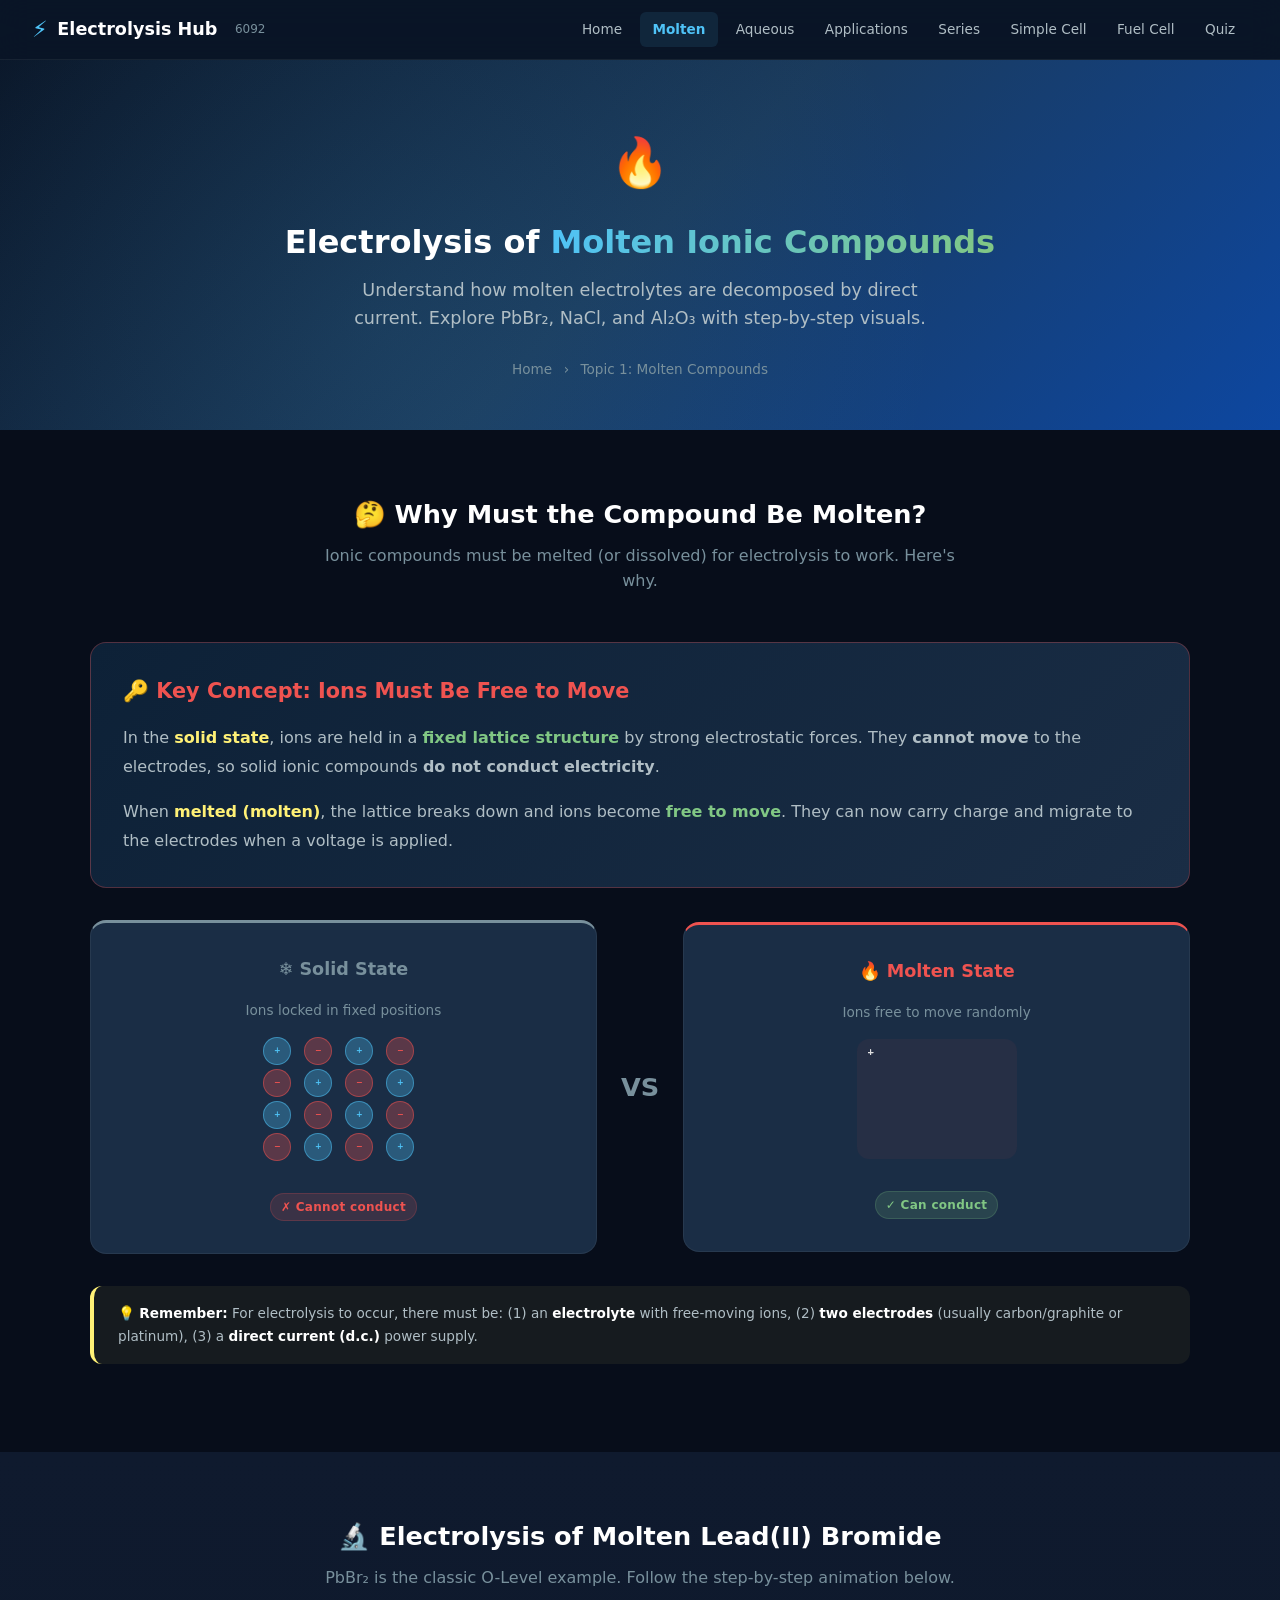
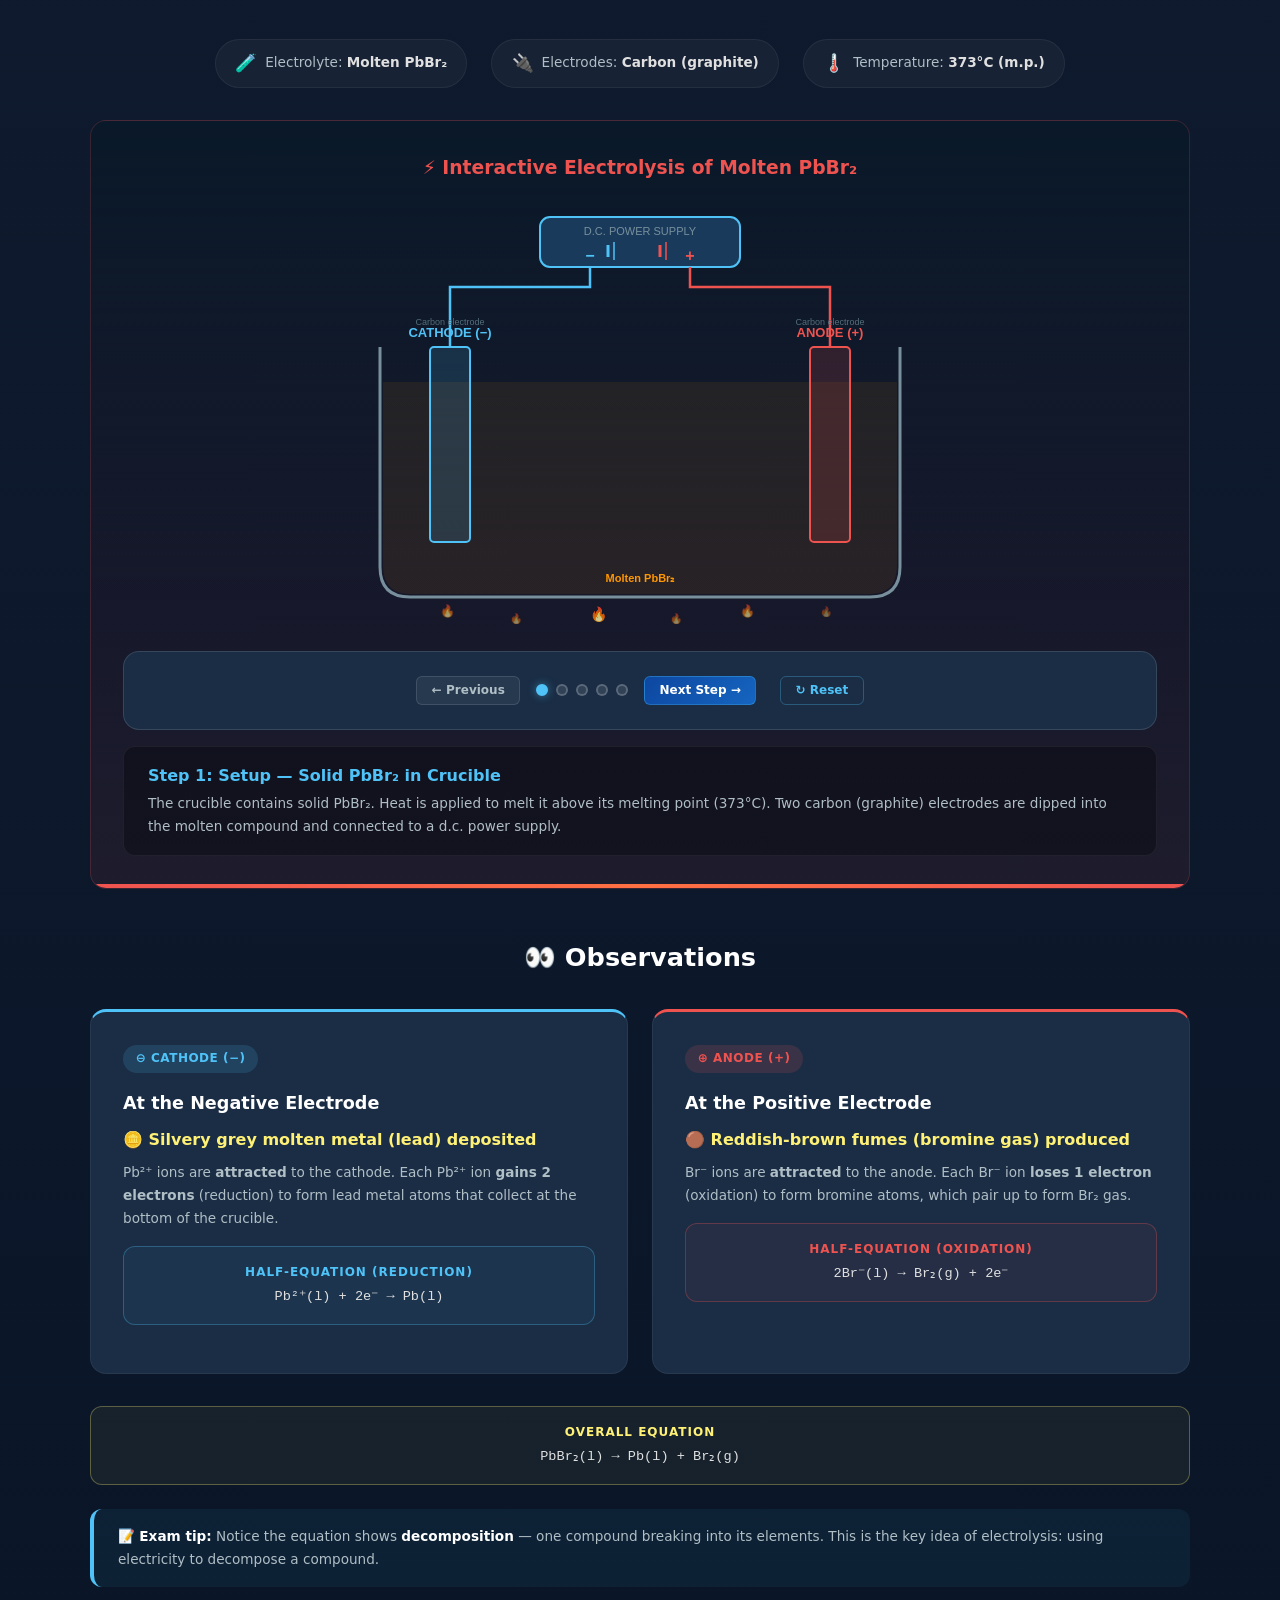
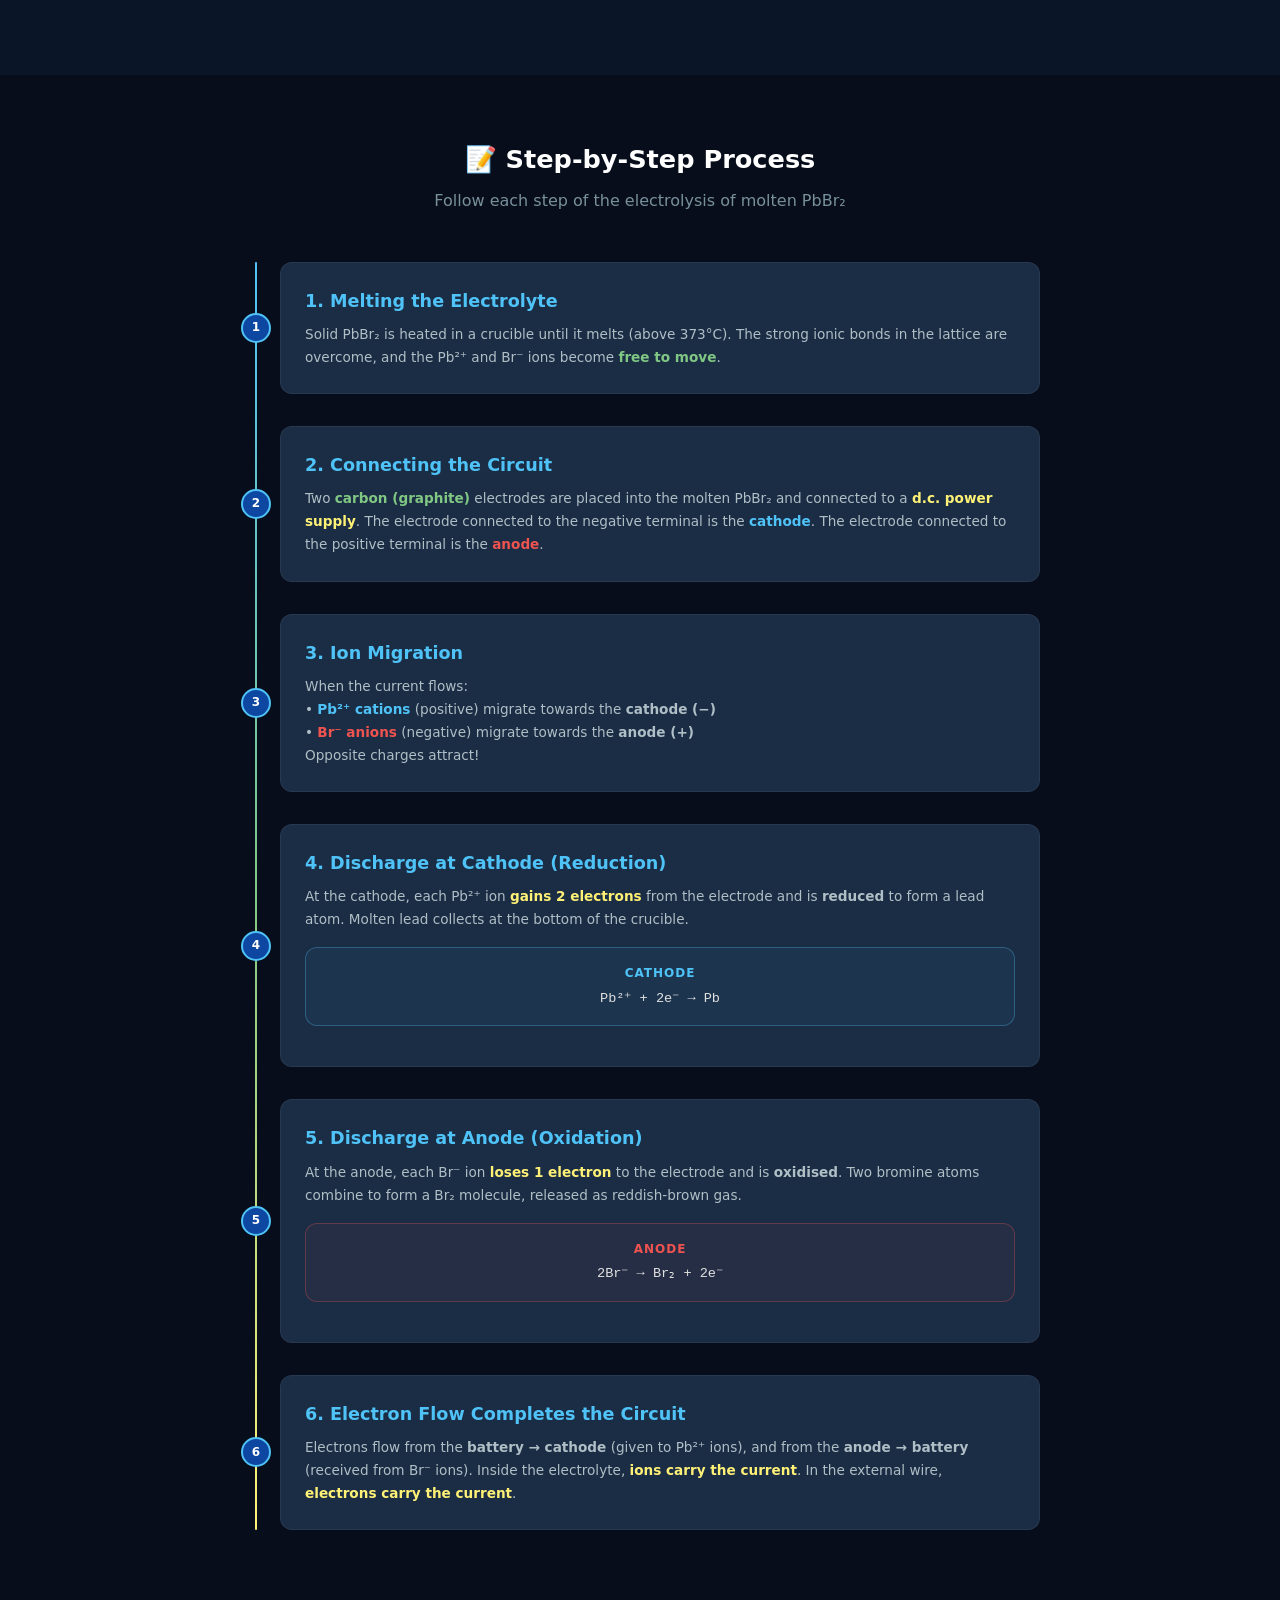
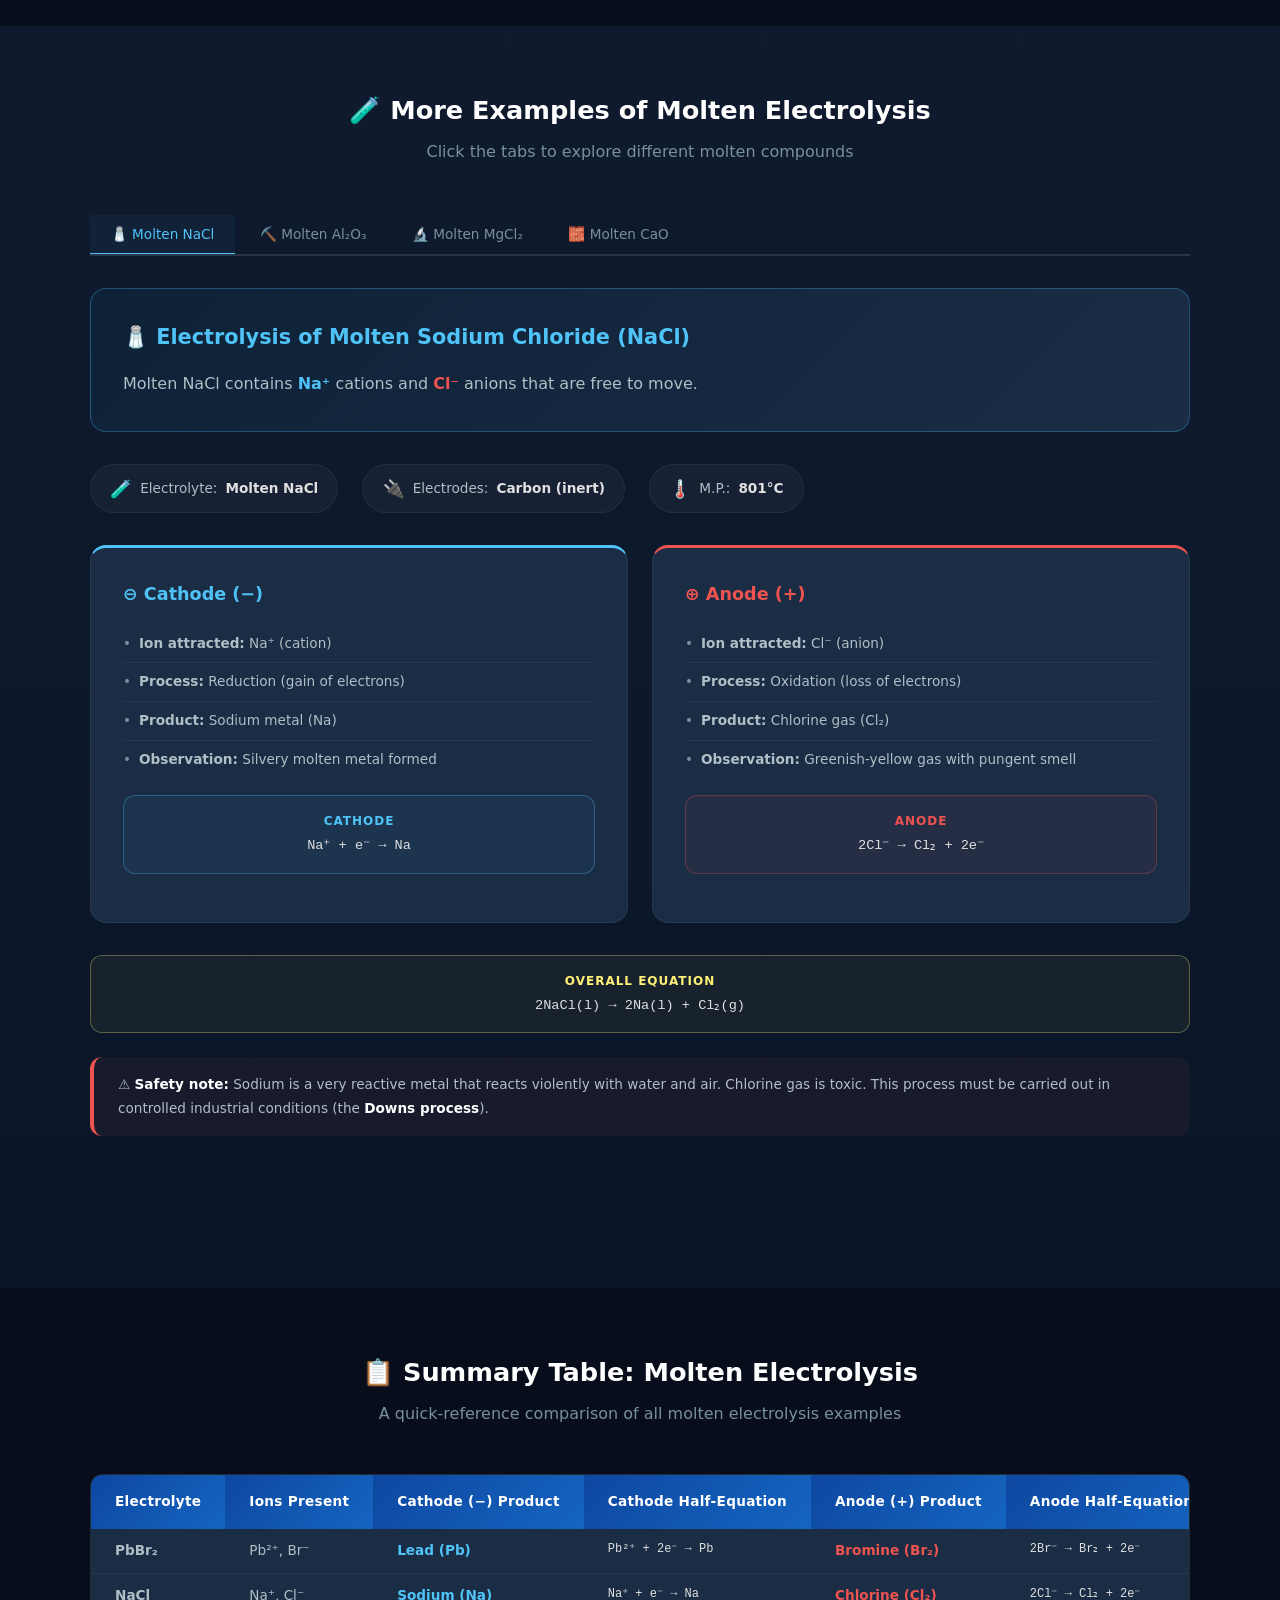
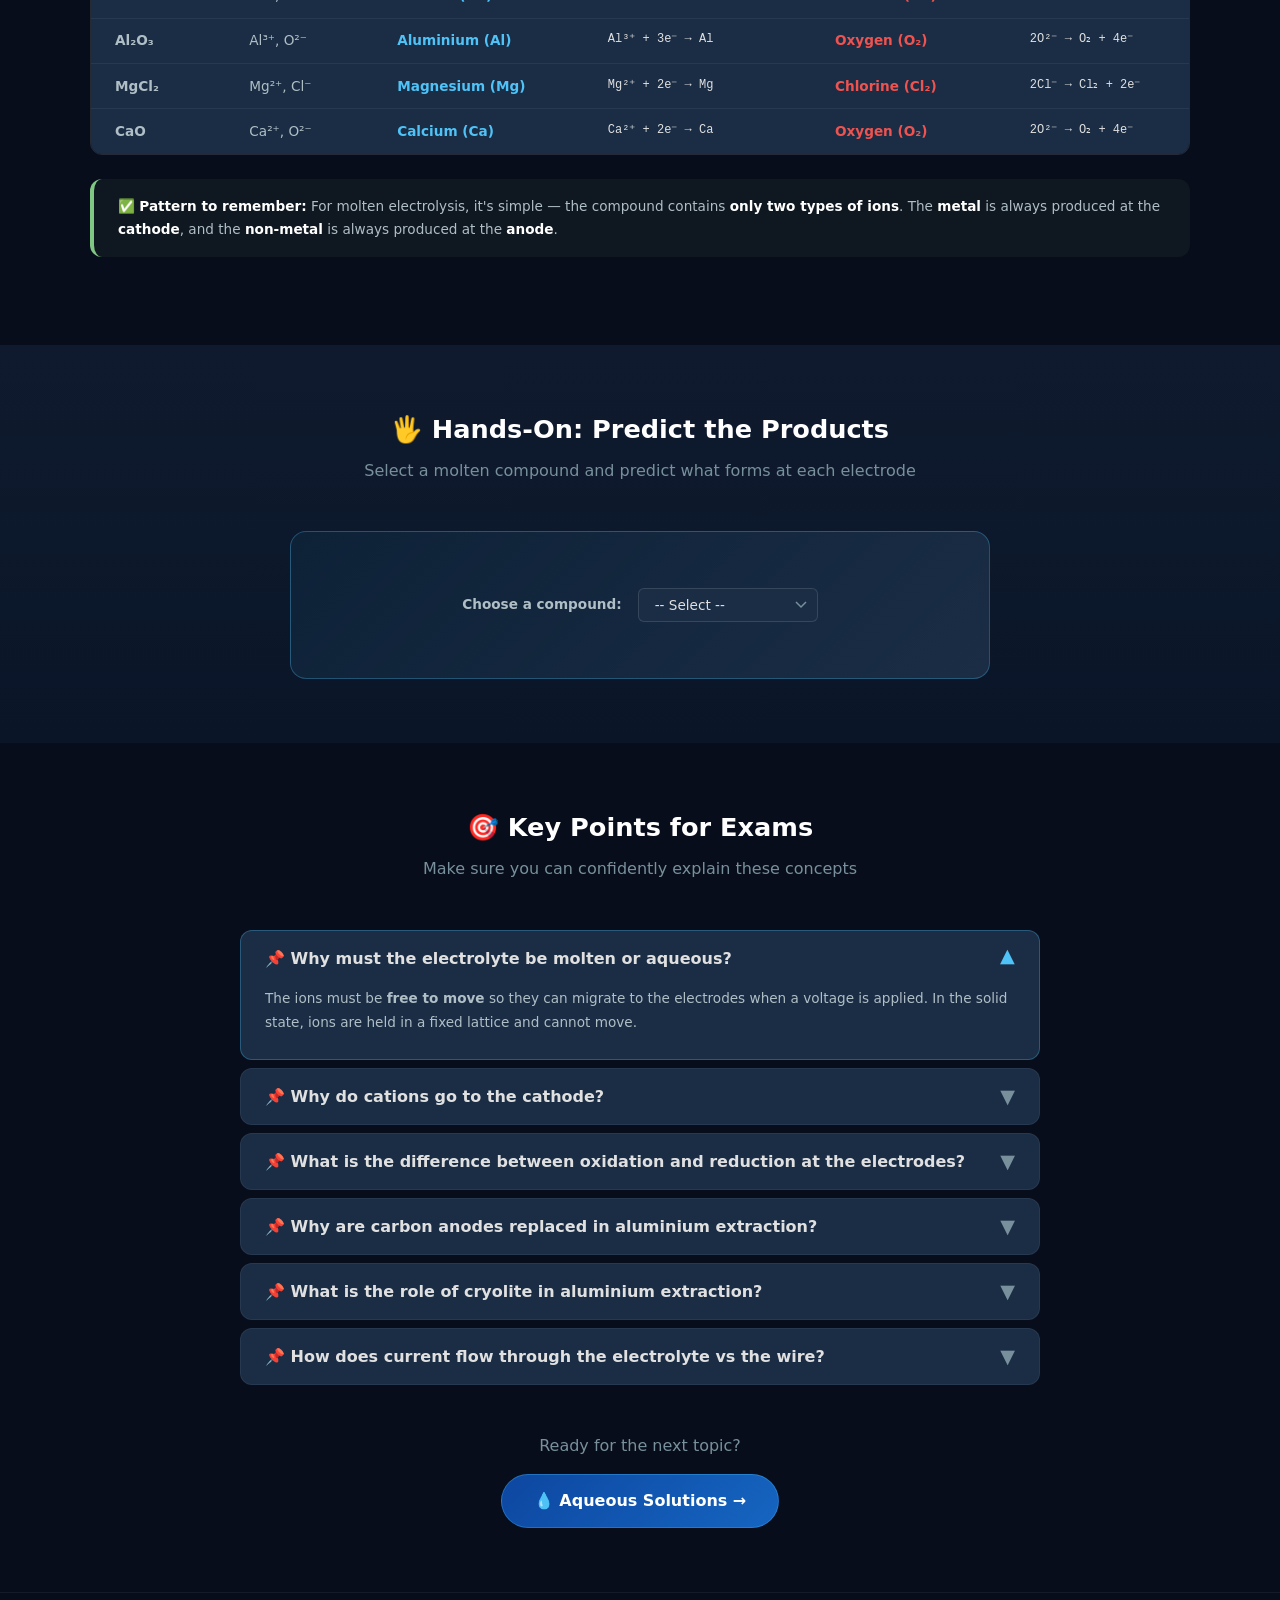
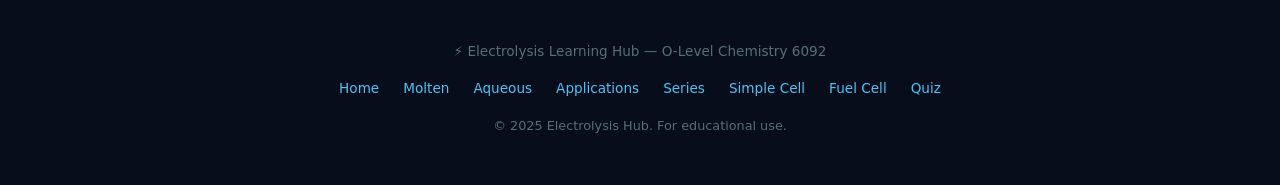
<file: molten.html>
<!DOCTYPE html>
<html lang="en">
<head>
    <meta charset="UTF-8">
    <meta name="viewport" content="width=device-width, initial-scale=1.0">
    <title>Electrolysis of Molten Compounds | Electrolysis Hub</title>
    <link rel="stylesheet" href="styles.css">
    <style>
        /* ===== MOLTEN PAGE SPECIFIC STYLES ===== */

        .molten-glow {
            box-shadow: 0 0 30px rgba(239, 83, 80, 0.1);
        }

        .molten-diagram-bg {
            background: linear-gradient(180deg, 
                #0a1929 0%, 
                rgba(183, 28, 28, 0.05) 60%, 
                rgba(239, 83, 80, 0.08) 100%);
            border: 1px solid rgba(239, 83, 80, 0.2);
            border-radius: var(--radius-lg);
            padding: var(--space-xl);
            margin: var(--space-xl) 0;
            position: relative;
            overflow: hidden;
        }

        .molten-diagram-bg::after {
            content: '';
            position: absolute;
            bottom: 0;
            left: 0;
            right: 0;
            height: 4px;
            background: linear-gradient(90deg, #ef5350, #ff7043, #ef5350);
            animation: glowBar 3s ease-in-out infinite;
        }

        @keyframes glowBar {
            0%, 100% { opacity: 0.5; }
            50% { opacity: 1; }
        }

        .step-control-panel {
            background: var(--bg-card);
            border: 1px solid var(--border-light);
            border-radius: var(--radius-lg);
            padding: var(--space-lg);
            margin-top: var(--space-lg);
            display: flex;
            align-items: center;
            justify-content: center;
            gap: var(--space-md);
            flex-wrap: wrap;
        }

        .step-indicator {
            display: flex;
            gap: var(--space-sm);
            align-items: center;
        }

        .step-dot {
            width: 12px;
            height: 12px;
            border-radius: 50%;
            background: rgba(255,255,255,0.1);
            border: 2px solid rgba(255,255,255,0.2);
            transition: all var(--transition-fast);
            cursor: pointer;
        }

        .step-dot.active {
            background: var(--blue-light);
            border-color: var(--blue-light);
            box-shadow: 0 0 8px rgba(79, 195, 247, 0.5);
        }

        .step-dot.completed {
            background: var(--green-light);
            border-color: var(--green-light);
        }

        .step-description-box {
            background: rgba(0,0,0,0.3);
            border: 1px solid var(--border-subtle);
            border-radius: var(--radius-md);
            padding: var(--space-md) var(--space-lg);
            margin-top: var(--space-md);
            min-height: 80px;
            transition: all var(--transition-med);
        }

        .step-description-box h4 {
            color: var(--blue-light);
            font-size: var(--fs-base);
            margin-bottom: var(--space-xs);
        }

        .step-description-box p {
            color: var(--text-secondary);
            font-size: var(--fs-sm);
            line-height: 1.7;
        }

        .builder-area {
            background: var(--bg-card);
            border: 2px dashed var(--border-light);
            border-radius: var(--radius-lg);
            padding: var(--space-2xl);
            margin: var(--space-xl) 0;
            text-align: center;
            min-height: 200px;
            transition: border-color var(--transition-fast);
        }

        .builder-area.active {
            border-color: var(--blue-light);
            border-style: solid;
        }

        .drag-item {
            display: inline-flex;
            align-items: center;
            gap: var(--space-sm);
            padding: 0.5rem 1rem;
            background: var(--bg-elevated);
            border: 1px solid var(--border-light);
            border-radius: var(--radius-md);
            color: var(--text-primary);
            font-size: var(--fs-sm);
            cursor: grab;
            transition: all var(--transition-fast);
            margin: var(--space-xs);
            user-select: none;
        }

        .drag-item:hover {
            border-color: var(--blue-light);
            background: rgba(79, 195, 247, 0.1);
        }

        .drag-item:active {
            cursor: grabbing;
            transform: scale(1.05);
        }

        .drop-zone {
            display: inline-block;
            min-width: 120px;
            min-height: 40px;
            border: 2px dashed var(--border-light);
            border-radius: var(--radius-md);
            padding: var(--space-sm) var(--space-md);
            margin: var(--space-xs);
            vertical-align: middle;
            transition: all var(--transition-fast);
            color: var(--text-muted);
            font-size: var(--fs-sm);
        }

        .drop-zone.hover {
            border-color: var(--blue-light);
            background: rgba(79, 195, 247, 0.08);
        }

        .drop-zone.filled {
            border-style: solid;
            border-color: var(--green-light);
            background: rgba(129, 199, 132, 0.08);
            color: var(--text-primary);
        }

        .drop-zone.wrong {
            border-color: var(--red-light);
            background: rgba(239, 83, 80, 0.08);
        }

        .observation-grid {
            display: grid;
            grid-template-columns: 1fr 1fr;
            gap: var(--space-lg);
            margin: var(--space-xl) 0;
        }

        .obs-card {
            background: var(--bg-card);
            border: 1px solid var(--border-subtle);
            border-radius: var(--radius-lg);
            padding: var(--space-xl);
            position: relative;
            overflow: hidden;
        }

        .obs-card .obs-electrode {
            display: inline-block;
            padding: 0.3rem 0.8rem;
            border-radius: var(--radius-full);
            font-size: var(--fs-xs);
            font-weight: 700;
            letter-spacing: 0.5px;
            margin-bottom: var(--space-md);
        }

        .obs-card.cathode-obs {
            border-top: 3px solid var(--blue-light);
        }

        .obs-card.cathode-obs .obs-electrode {
            background: rgba(79, 195, 247, 0.15);
            color: var(--blue-light);
        }

        .obs-card.anode-obs {
            border-top: 3px solid var(--red-light);
        }

        .obs-card.anode-obs .obs-electrode {
            background: rgba(239, 83, 80, 0.15);
            color: var(--red-light);
        }

        .obs-card h4 {
            color: var(--text-white);
            margin-bottom: var(--space-sm);
            font-size: var(--fs-md);
        }

        .obs-card .observation {
            color: var(--yellow-light);
            font-weight: 600;
            font-size: var(--fs-base);
            margin-bottom: var(--space-sm);
        }

        .obs-card p {
            color: var(--text-secondary);
            font-size: var(--fs-sm);
            line-height: 1.7;
        }

        .summary-table td.product {
            font-weight: 600;
        }

        .summary-table td.cathode-product {
            color: var(--blue-light);
        }

        .summary-table td.anode-product {
            color: var(--red-light);
        }

        .conditions-row {
            display: flex;
            gap: var(--space-lg);
            margin: var(--space-lg) 0;
            flex-wrap: wrap;
        }

        .condition-chip {
            display: flex;
            align-items: center;
            gap: var(--space-sm);
            padding: 0.6rem 1.2rem;
            background: rgba(255, 255, 255, 0.04);
            border: 1px solid var(--border-subtle);
            border-radius: var(--radius-full);
            color: var(--text-secondary);
            font-size: var(--fs-sm);
        }

        .condition-chip .chip-icon {
            font-size: 1.1rem;
        }

        .condition-chip strong {
            color: var(--text-primary);
        }

        .special-note {
            background: linear-gradient(135deg, rgba(171, 71, 188, 0.08), rgba(171, 71, 188, 0.03));
            border: 1px solid rgba(171, 71, 188, 0.2);
            border-radius: var(--radius-lg);
            padding: var(--space-xl);
            margin: var(--space-xl) 0;
            position: relative;
        }

        .special-note::before {
            content: '⚠️';
            position: absolute;
            top: -12px;
            left: 20px;
            background: var(--bg-mid);
            padding: 0 var(--space-sm);
            font-size: 1.3rem;
        }

        .special-note h4 {
            color: var(--purple-light);
            margin-bottom: var(--space-sm);
        }

        .special-note p {
            color: var(--text-secondary);
            font-size: var(--fs-sm);
            line-height: 1.7;
        }

        .key-points {
            list-style: none;
            margin: var(--space-lg) 0;
        }

        .key-points li {
            padding: var(--space-sm) 0;
            padding-left: 1.5rem;
            position: relative;
            color: var(--text-secondary);
            font-size: var(--fs-sm);
            line-height: 1.7;
        }

        .key-points li::before {
            content: '✓';
            position: absolute;
            left: 0;
            color: var(--green-light);
            font-weight: bold;
        }

        .why-molten-visual {
            display: grid;
            grid-template-columns: 1fr auto 1fr;
            gap: var(--space-lg);
            align-items: center;
            margin: var(--space-xl) 0;
        }

        .state-box {
            background: var(--bg-card);
            border: 1px solid var(--border-subtle);
            border-radius: var(--radius-lg);
            padding: var(--space-xl);
            text-align: center;
        }

        .state-box h4 {
            margin-bottom: var(--space-md);
            font-size: var(--fs-md);
        }

        .state-box.solid-state {
            border-top: 3px solid var(--text-muted);
        }

        .state-box.solid-state h4 {
            color: var(--text-muted);
        }

        .state-box.molten-state {
            border-top: 3px solid var(--red-light);
        }

        .state-box.molten-state h4 {
            color: var(--red-light);
        }

        .state-vs {
            color: var(--text-muted);
            font-size: var(--fs-xl);
            font-weight: 800;
        }

        .ion-arrangement {
            display: grid;
            grid-template-columns: repeat(4, 1fr);
            gap: 4px;
            max-width: 160px;
            margin: var(--space-md) auto;
        }

        .ion-dot {
            width: 28px;
            height: 28px;
            border-radius: 50%;
            display: flex;
            align-items: center;
            justify-content: center;
            font-size: 8px;
            font-weight: 700;
        }

        .ion-dot.cation {
            background: rgba(79, 195, 247, 0.3);
            color: var(--blue-light);
            border: 1px solid rgba(79, 195, 247, 0.5);
        }

        .ion-dot.anion {
            background: rgba(239, 83, 80, 0.3);
            color: var(--red-light);
            border: 1px solid rgba(239, 83, 80, 0.5);
        }

        .free-ions {
            position: relative;
            width: 160px;
            height: 120px;
            margin: var(--space-md) auto;
            background: rgba(239, 83, 80, 0.05);
            border-radius: var(--radius-md);
            overflow: hidden;
        }

        .free-ion {
            position: absolute;
            width: 28px;
            height: 28px;
            border-radius: 50%;
            display: flex;
            align-items: center;
            justify-content: center;
            font-size: 8px;
            font-weight: 700;
        }

        @keyframes randomMove1 {
            0% { top: 20px; left: 20px; }
            25% { top: 60px; left: 100px; }
            50% { top: 80px; left: 40px; }
            75% { top: 30px; left: 70px; }
            100% { top: 20px; left: 20px; }
        }

        @keyframes randomMove2 {
            0% { top: 70px; left: 100px; }
            25% { top: 30px; left: 30px; }
            50% { top: 50px; left: 110px; }
            75% { top: 80px; left: 60px; }
            100% { top: 70px; left: 100px; }
        }

        @keyframes randomMove3 {
            0% { top: 40px; left: 60px; }
            25% { top: 80px; left: 20px; }
            50% { top: 20px; left: 90px; }
            75% { top: 60px; left: 120px; }
            100% { top: 40px; left: 60px; }
        }

        @keyframes randomMove4 {
            0% { top: 80px; left: 30px; }
            25% { top: 20px; left: 80px; }
            50% { top: 60px; left: 120px; }
            75% { top: 40px; left: 10px; }
            100% { top: 80px; left: 30px; }
        }

        @keyframes randomMove5 {
            0% { top: 10px; left: 110px; }
            25% { top: 70px; left: 50px; }
            50% { top: 30px; left: 20px; }
            75% { top: 80px; left: 100px; }
            100% { top: 10px; left: 110px; }
        }

        @keyframes randomMove6 {
            0% { top: 50px; left: 80px; }
            25% { top: 10px; left: 120px; }
            50% { top: 70px; left: 50px; }
            75% { top: 20px; left: 20px; }
            100% { top: 50px; left: 80px; }
        }

        @media (max-width: 768px) {
            .observation-grid {
                grid-template-columns: 1fr;
            }

            .why-molten-visual {
                grid-template-columns: 1fr;
                text-align: center;
            }

            .state-vs {
                transform: rotate(90deg);
            }

            .conditions-row {
                flex-direction: column;
            }
        }
    </style>
</head>
<body>

    <!-- ===== NAVIGATION ===== -->
    <nav class="top-nav" id="topNav">
        <a href="index.html" class="nav-brand">
            <span class="brand-icon">⚡</span>
            <span class="brand-text">Electrolysis Hub</span>
            <span class="brand-sub">6092</span>
        </a>
        <button class="nav-toggle" id="navToggle" aria-label="Toggle navigation">
            <span></span><span></span><span></span>
        </button>
        <div class="nav-links" id="navLinks">
            <a href="index.html">Home</a>
            <a href="molten.html" class="active">Molten</a>
            <a href="aqueous.html">Aqueous</a>
            <a href="applications.html">Applications</a>
            <a href="electrochemical.html">Series</a>
            <a href="simple-cell.html">Simple Cell</a>
            <a href="fuel-cell.html">Fuel Cell</a>
            <a href="quiz.html">Quiz</a>
        </div>
    </nav>

    <div class="page-wrapper">

        <!-- ===== PAGE HEADER ===== -->
        <header class="page-header">
            <span class="header-icon">🔥</span>
            <h1>Electrolysis of <span>Molten Ionic Compounds</span></h1>
            <p class="header-desc">
                Understand how molten electrolytes are decomposed by direct current. 
                Explore PbBr₂, NaCl, and Al₂O₃ with step-by-step visuals.
            </p>
            <div class="breadcrumb">
                <a href="index.html">Home</a>
                <span class="sep">›</span>
                <span>Topic 1: Molten Compounds</span>
            </div>
        </header>

        <!-- ===== SECTION 1: WHY MOLTEN? ===== -->
        <section class="section">
            <div class="content-wrapper">
                <h2 class="section-title">🤔 Why Must the Compound Be Molten?</h2>
                <p class="section-subtitle">
                    Ionic compounds must be melted (or dissolved) for electrolysis to work. Here's why.
                </p>

                <div class="info-box red">
                    <h3>🔑 Key Concept: Ions Must Be Free to Move</h3>
                    <p>
                        In the <span class="highlight">solid state</span>, ions are held in a 
                        <span class="term">fixed lattice structure</span> by strong electrostatic forces. 
                        They <strong>cannot move</strong> to the electrodes, so solid ionic compounds 
                        <strong>do not conduct electricity</strong>.
                    </p>
                    <p>
                        When <span class="highlight">melted (molten)</span>, the lattice breaks down and 
                        ions become <span class="term">free to move</span>. They can now carry charge and 
                        migrate to the electrodes when a voltage is applied.
                    </p>
                </div>

                <!-- Visual: Solid vs Molten -->
                <div class="why-molten-visual">
                    <div class="state-box solid-state">
                        <h4>❄️ Solid State</h4>
                        <p style="color: var(--text-muted); font-size: var(--fs-sm); margin-bottom: var(--space-sm);">
                            Ions locked in fixed positions
                        </p>
                        <div class="ion-arrangement">
                            <div class="ion-dot cation">+</div>
                            <div class="ion-dot anion">−</div>
                            <div class="ion-dot cation">+</div>
                            <div class="ion-dot anion">−</div>
                            <div class="ion-dot anion">−</div>
                            <div class="ion-dot cation">+</div>
                            <div class="ion-dot anion">−</div>
                            <div class="ion-dot cation">+</div>
                            <div class="ion-dot cation">+</div>
                            <div class="ion-dot anion">−</div>
                            <div class="ion-dot cation">+</div>
                            <div class="ion-dot anion">−</div>
                            <div class="ion-dot anion">−</div>
                            <div class="ion-dot cation">+</div>
                            <div class="ion-dot anion">−</div>
                            <div class="ion-dot cation">+</div>
                        </div>
                        <div class="tag tag-red" style="margin-top: var(--space-md);">✗ Cannot conduct</div>
                    </div>

                    <div class="state-vs">VS</div>

                    <div class="state-box molten-state">
                        <h4>🔥 Molten State</h4>
                        <p style="color: var(--text-muted); font-size: var(--fs-sm); margin-bottom: var(--space-sm);">
                            Ions free to move randomly
                        </p>
                        <div class="free-ions">
                            <div class="free-ion cation" style="animation: randomMove1 4s ease-in-out infinite;">+</div>
                            <div class="free-ion anion" style="animation: randomMove2 5s ease-in-out infinite;">−</div>
                            <div class="free-ion cation" style="animation: randomMove3 4.5s ease-in-out infinite;">+</div>
                            <div class="free-ion anion" style="animation: randomMove4 3.8s ease-in-out infinite;">−</div>
                            <div class="free-ion cation" style="animation: randomMove5 5.2s ease-in-out infinite;">+</div>
                            <div class="free-ion anion" style="animation: randomMove6 4.2s ease-in-out infinite;">−</div>
                        </div>
                        <div class="tag tag-green" style="margin-top: var(--space-md);">✓ Can conduct</div>
                    </div>
                </div>

                <div class="callout callout-tip">
                    💡 <strong>Remember:</strong> For electrolysis to occur, there must be:
                    (1) an <strong>electrolyte</strong> with free-moving ions,
                    (2) <strong>two electrodes</strong> (usually carbon/graphite or platinum),
                    (3) a <strong>direct current (d.c.)</strong> power supply.
                </div>
            </div>
        </section>

        <!-- ===== SECTION 2: MOLTEN PbBr₂ — INTERACTIVE DIAGRAM ===== -->
        <section class="section section-alt" id="pbbr2-section">
            <div class="content-wrapper">
                <h2 class="section-title">🔬 Electrolysis of Molten Lead(II) Bromide</h2>
                <p class="section-subtitle">
                    PbBr₂ is the classic O-Level example. Follow the step-by-step animation below.
                </p>

                <div class="conditions-row" style="justify-content: center;">
                    <div class="condition-chip">
                        <span class="chip-icon">🧪</span>
                        <span>Electrolyte: <strong>Molten PbBr₂</strong></span>
                    </div>
                    <div class="condition-chip">
                        <span class="chip-icon">🔌</span>
                        <span>Electrodes: <strong>Carbon (graphite)</strong></span>
                    </div>
                    <div class="condition-chip">
                        <span class="chip-icon">🌡️</span>
                        <span>Temperature: <strong>373°C (m.p.)</strong></span>
                    </div>
                </div>

                <!-- MAIN INTERACTIVE ANIMATED SVG DIAGRAM -->
                <div class="molten-diagram-bg">
                    <h3 style="color: var(--red-light); text-align: center; margin-bottom: var(--space-lg);">
                        ⚡ Interactive Electrolysis of Molten PbBr₂
                    </h3>
                    
                    <svg id="pbbr2Diagram" viewBox="0 0 700 420" xmlns="http://www.w3.org/2000/svg" style="max-width: 700px; margin: 0 auto; display: block;">
                        
                        <!-- ===== BATTERY (FIXED) ===== -->
                        <rect x="250" y="10" width="200" height="50" rx="10" fill="#1a3a5c" stroke="#4fc3f7" stroke-width="2"/>
                        <text x="350" y="28" text-anchor="middle" fill="#78909c" font-size="11" font-family="Arial">D.C. POWER SUPPLY</text>

                        <!-- Battery cell symbols using standard convention -->
                        <!-- Left cell: short thick line = negative terminal -->
                        <line x1="318" y1="38" x2="318" y2="50" stroke="#4fc3f7" stroke-width="3"/>
                        <!-- Right cell: long thin line = positive terminal -->
                        <line x1="324" y1="35" x2="324" y2="53" stroke="#4fc3f7" stroke-width="1.5"/>

                        <line x1="370" y1="38" x2="370" y2="50" stroke="#ef5350" stroke-width="3"/>
                        <line x1="376" y1="35" x2="376" y2="53" stroke="#ef5350" stroke-width="1.5"/>

                        <!-- Terminal labels — CLEAR and UNAMBIGUOUS -->
                        <text x="300" y="54" text-anchor="middle" fill="#4fc3f7" font-size="16" font-weight="bold" font-family="Arial">−</text>
                        <text x="400" y="54" text-anchor="middle" fill="#ef5350" font-size="16" font-weight="bold" font-family="Arial">+</text>

                        <!-- ===== WIRES ===== -->
                        <path d="M300 60 L300 80 L160 80 L160 140" stroke="#4fc3f7" stroke-width="2.5" fill="none"/>
                        <path d="M400 60 L400 80 L540 80 L540 140" stroke="#ef5350" stroke-width="2.5" fill="none"/>
                        
                        <!-- Electron flow arrows -->
                        <g id="electronFlow" opacity="0">
                            <circle r="4" fill="#4fc3f7">
                                <animateMotion dur="2s" repeatCount="indefinite" path="M300,60 L300,80 L160,80 L160,140"/>
                            </circle>
                            <circle r="4" fill="#4fc3f7">
                                <animateMotion dur="2s" repeatCount="indefinite" begin="0.7s" path="M300,60 L300,80 L160,80 L160,140"/>
                            </circle>
                            <circle r="4" fill="#ef5350">
                                <animateMotion dur="2s" repeatCount="indefinite" path="M540,140 L540,80 L400,80 L400,60"/>
                            </circle>
                            <circle r="4" fill="#ef5350">
                                <animateMotion dur="2s" repeatCount="indefinite" begin="0.7s" path="M540,140 L540,80 L400,80 L400,60"/>
                            </circle>
                        </g>
                        
                        <!-- Electron flow labels -->
                        <text id="eFlowLabel1" x="205" y="75" fill="#4fc3f7" font-size="9" font-family="Arial" opacity="0">e⁻ →</text>
                        <text id="eFlowLabel2" x="460" y="75" fill="#ef5350" font-size="9" font-family="Arial" opacity="0">← e⁻</text>

                        <!-- ===== CRUCIBLE / CONTAINER ===== -->
                        <path d="M90 140 L90 360 Q90 390 120 390 L580 390 Q610 390 610 360 L610 140" 
                              stroke="#78909c" stroke-width="3" fill="none"/>
                        
                        <!-- Heat source indicators -->
                        <g id="heatSource">
                            <text x="150" y="408" fill="#ef5350" font-size="12" opacity="0.6">🔥</text>
                            <text x="300" y="412" fill="#ef5350" font-size="14" opacity="0.8">🔥</text>
                            <text x="450" y="408" fill="#ef5350" font-size="12" opacity="0.6">🔥</text>
                            <text x="220" y="415" fill="#ef5350" font-size="10" opacity="0.5">🔥</text>
                            <text x="380" y="415" fill="#ef5350" font-size="10" opacity="0.5">🔥</text>
                            <text x="530" y="408" fill="#ef5350" font-size="10" opacity="0.4">🔥</text>
                        </g>

                        <!-- ===== MOLTEN ELECTROLYTE ===== -->
                        <path id="electrolyte" d="M93 175 L93 358 Q93 387 120 387 L580 387 Q607 387 607 358 L607 175 Z" 
                              fill="rgba(255, 152, 0, 0.12)" stroke="none"/>
                        <text x="350" y="375" text-anchor="middle" fill="#ff9800" font-size="11" font-family="Arial" font-weight="bold">
                            Molten PbBr₂
                        </text>

                        <!-- ===== CATHODE ===== -->
                        <rect id="cathode" x="140" y="140" width="40" height="195" rx="4" 
                              fill="rgba(79, 195, 247, 0.15)" stroke="#4fc3f7" stroke-width="2"/>
                        <text x="160" y="130" text-anchor="middle" fill="#4fc3f7" font-size="13" font-weight="bold" font-family="Arial">
                            CATHODE (−)
                        </text>
                        <text x="160" y="118" text-anchor="middle" fill="#546e7a" font-size="9" font-family="Arial">
                            Carbon electrode
                        </text>

                        <!-- ===== ANODE ===== -->
                        <rect id="anode" x="520" y="140" width="40" height="195" rx="4" 
                              fill="rgba(239, 83, 80, 0.15)" stroke="#ef5350" stroke-width="2"/>
                        <text x="540" y="130" text-anchor="middle" fill="#ef5350" font-size="13" font-weight="bold" font-family="Arial">
                            ANODE (+)
                        </text>
                        <text x="540" y="118" text-anchor="middle" fill="#546e7a" font-size="9" font-family="Arial">
                            Carbon electrode
                        </text>

                        <!-- ===== Pb²⁺ IONS (migrate to cathode) ===== -->
                        <g id="pbIons" opacity="0">
                            <circle cx="350" cy="240" r="16" fill="rgba(79, 195, 247, 0.2)" stroke="#4fc3f7" stroke-width="1.5">
                                <animate attributeName="cx" values="380;300;210" dur="3.5s" repeatCount="indefinite"/>
                            </circle>
                            <text x="350" y="244" text-anchor="middle" fill="#4fc3f7" font-size="10" font-weight="bold" font-family="Arial">
                                Pb²⁺
                                <animate attributeName="x" values="380;300;210" dur="3.5s" repeatCount="indefinite"/>
                            </text>

                            <circle cx="400" cy="280" r="16" fill="rgba(79, 195, 247, 0.15)" stroke="#4fc3f7" stroke-width="1">
                                <animate attributeName="cx" values="420;320;220" dur="4s" repeatCount="indefinite"/>
                            </circle>
                            <text x="400" y="284" text-anchor="middle" fill="#4fc3f7" font-size="10" font-weight="bold" font-family="Arial">
                                Pb²⁺
                                <animate attributeName="x" values="420;320;220" dur="4s" repeatCount="indefinite"/>
                            </text>

                            <circle cx="330" cy="310" r="16" fill="rgba(79, 195, 247, 0.12)" stroke="#4fc3f7" stroke-width="1">
                                <animate attributeName="cx" values="360;280;200" dur="4.5s" repeatCount="indefinite"/>
                            </circle>
                            <text x="330" y="314" text-anchor="middle" fill="#4fc3f7" font-size="10" font-weight="bold" font-family="Arial">
                                Pb²⁺
                                <animate attributeName="x" values="360;280;200" dur="4.5s" repeatCount="indefinite"/>
                            </text>
                        </g>

                        <!-- ===== Br⁻ IONS (migrate to anode) ===== -->
                        <g id="brIons" opacity="0">
                            <circle cx="350" cy="220" r="16" fill="rgba(239, 83, 80, 0.2)" stroke="#ef5350" stroke-width="1.5">
                                <animate attributeName="cx" values="300;400;490" dur="3.5s" repeatCount="indefinite"/>
                            </circle>
                            <text x="350" y="224" text-anchor="middle" fill="#ef5350" font-size="10" font-weight="bold" font-family="Arial">
                                Br⁻
                                <animate attributeName="x" values="300;400;490" dur="3.5s" repeatCount="indefinite"/>
                            </text>

                            <circle cx="320" cy="260" r="16" fill="rgba(239, 83, 80, 0.15)" stroke="#ef5350" stroke-width="1">
                                <animate attributeName="cx" values="280;380;480" dur="4s" repeatCount="indefinite"/>
                            </circle>
                            <text x="320" y="264" text-anchor="middle" fill="#ef5350" font-size="10" font-weight="bold" font-family="Arial">
                                Br⁻
                                <animate attributeName="x" values="280;380;480" dur="4s" repeatCount="indefinite"/>
                            </text>

                            <circle cx="370" cy="300" r="16" fill="rgba(239, 83, 80, 0.12)" stroke="#ef5350" stroke-width="1">
                                <animate attributeName="cx" values="310;420;500" dur="4.5s" repeatCount="indefinite"/>
                            </circle>
                            <text x="370" y="304" text-anchor="middle" fill="#ef5350" font-size="10" font-weight="bold" font-family="Arial">
                                Br⁻
                                <animate attributeName="x" values="310;420;500" dur="4.5s" repeatCount="indefinite"/>
                            </text>

                            <circle cx="340" cy="340" r="16" fill="rgba(239, 83, 80, 0.1)" stroke="#ef5350" stroke-width="1">
                                <animate attributeName="cx" values="290;400;510" dur="5s" repeatCount="indefinite"/>
                            </circle>
                            <text x="340" y="344" text-anchor="middle" fill="#ef5350" font-size="10" font-weight="bold" font-family="Arial">
                                Br⁻
                                <animate attributeName="x" values="290;400;510" dur="5s" repeatCount="indefinite"/>
                            </text>
                        </g>

                        <!-- ===== PRODUCTS ===== -->
                        <g id="leadDeposit" opacity="0">
                            <rect x="140" y="310" width="40" height="25" rx="3" fill="rgba(158,158,158,0.5)" stroke="#bdbdbd" stroke-width="1.5"/>
                            <text x="160" y="327" text-anchor="middle" fill="#e0e0e0" font-size="9" font-weight="bold" font-family="Arial">Pb</text>
                            <text x="160" y="348" text-anchor="middle" fill="#bdbdbd" font-size="8" font-family="Arial">(silvery metal)</text>
                        </g>

                        <g id="bromineGas" opacity="0">
                            <circle cx="540" cy="175" r="5" fill="rgba(183, 28, 28, 0.4)">
                                <animate attributeName="cy" values="175;155;135;115" dur="2.5s" repeatCount="indefinite"/>
                                <animate attributeName="opacity" values="0.6;0.4;0.2;0" dur="2.5s" repeatCount="indefinite"/>
                            </circle>
                            <circle cx="535" cy="185" r="4" fill="rgba(183, 28, 28, 0.3)">
                                <animate attributeName="cy" values="185;160;140;120" dur="3s" repeatCount="indefinite"/>
                                <animate attributeName="opacity" values="0.5;0.3;0.1;0" dur="3s" repeatCount="indefinite"/>
                            </circle>
                            <circle cx="545" cy="190" r="4.5" fill="rgba(183, 28, 28, 0.35)">
                                <animate attributeName="cy" values="190;165;145;125" dur="2.8s" repeatCount="indefinite"/>
                                <animate attributeName="opacity" values="0.55;0.35;0.15;0" dur="2.8s" repeatCount="indefinite"/>
                            </circle>
                            <text x="540" y="160" text-anchor="middle" fill="#ef5350" font-size="8" font-family="Arial">
                                Br₂ gas
                                <animate attributeName="y" values="160;145;130" dur="2.5s" repeatCount="indefinite"/>
                                <animate attributeName="opacity" values="1;0.5;0" dur="2.5s" repeatCount="indefinite"/>
                            </text>
                            <text x="605" y="155" fill="#ef5350" font-size="9" font-family="Arial" font-style="italic">
                                reddish-brown
                            </text>
                            <text x="605" y="168" fill="#ef5350" font-size="9" font-family="Arial" font-style="italic">
                                fumes
                            </text>
                        </g>

                        <!-- ===== HALF EQUATION BOXES ===== -->
                        <g id="equationBoxes" opacity="0">
                            <rect x="95" y="355" width="175" height="30" rx="6" fill="rgba(79,195,247,0.08)" stroke="rgba(79,195,247,0.3)" stroke-width="1"/>
                            <text x="182" y="367" text-anchor="middle" fill="#4fc3f7" font-size="8" font-weight="bold" font-family="Arial">REDUCTION (Cathode)</text>
                            <text x="182" y="380" text-anchor="middle" fill="#b0bec5" font-size="9" font-family="Arial">Pb²⁺ + 2e⁻ → Pb</text>

                            <rect x="430" y="355" width="175" height="30" rx="6" fill="rgba(239,83,80,0.08)" stroke="rgba(239,83,80,0.3)" stroke-width="1"/>
                            <text x="517" y="367" text-anchor="middle" fill="#ef5350" font-size="8" font-weight="bold" font-family="Arial">OXIDATION (Anode)</text>
                            <text x="517" y="380" text-anchor="middle" fill="#b0bec5" font-size="9" font-family="Arial">2Br⁻ → Br₂ + 2e⁻</text>
                        </g>

                    </svg>

                    <!-- STEP-BY-STEP CONTROL PANEL -->
                    <div class="step-control-panel">
                        <button class="btn btn-secondary btn-sm" id="prevStepBtn" disabled>← Previous</button>
                        <div class="step-indicator">
                            <div class="step-dot active" data-step="0"></div>
                            <div class="step-dot" data-step="1"></div>
                            <div class="step-dot" data-step="2"></div>
                            <div class="step-dot" data-step="3"></div>
                            <div class="step-dot" data-step="4"></div>
                        </div>
                        <button class="btn btn-primary btn-sm" id="nextStepBtn">Next Step →</button>
                        <button class="btn btn-outline btn-sm" id="resetBtn" style="margin-left: var(--space-sm);">↻ Reset</button>
                    </div>

                    <div class="step-description-box" id="stepDesc">
                        <h4>Step 1: Setup</h4>
                        <p>The crucible contains solid PbBr₂. Heat is applied to melt it above its melting point (373°C). 
                        Two carbon (graphite) electrodes are dipped into the molten compound and connected to a d.c. power supply.</p>
                    </div>
                </div>

                <!-- ===== OBSERVATIONS ===== -->
                <h3 style="color: var(--text-white); text-align: center; margin-top: var(--space-2xl); margin-bottom: var(--space-lg); font-size: var(--fs-xl);">
                    👀 Observations
                </h3>

                <div class="observation-grid">
                    <div class="obs-card cathode-obs">
                        <span class="obs-electrode">⊖ CATHODE (−)</span>
                        <h4>At the Negative Electrode</h4>
                        <p class="observation">🪙 Silvery grey molten metal (lead) deposited</p>
                        <p>Pb²⁺ ions are <strong>attracted</strong> to the cathode. Each Pb²⁺ ion <strong>gains 2 electrons</strong> (reduction) to form lead metal atoms that collect at the bottom of the crucible.</p>
                        <div class="equation-block cathode" style="margin-top: var(--space-md);">
                            <span class="label">Half-equation (Reduction)</span>
                            Pb²⁺(l) + 2e⁻ → Pb(l)
                        </div>
                    </div>

                    <div class="obs-card anode-obs">
                        <span class="obs-electrode">⊕ ANODE (+)</span>
                        <h4>At the Positive Electrode</h4>
                        <p class="observation">🟤 Reddish-brown fumes (bromine gas) produced</p>
                        <p>Br⁻ ions are <strong>attracted</strong> to the anode. Each Br⁻ ion <strong>loses 1 electron</strong> (oxidation) to form bromine atoms, which pair up to form Br₂ gas.</p>
                        <div class="equation-block anode" style="margin-top: var(--space-md);">
                            <span class="label">Half-equation (Oxidation)</span>
                            2Br⁻(l) → Br₂(g) + 2e⁻
                        </div>
                    </div>
                </div>

                <div class="equation-block overall">
                    <span class="label">Overall Equation</span>
                    PbBr₂(l) → Pb(l) + Br₂(g)
                </div>

                <div class="callout callout-info">
                    📝 <strong>Exam tip:</strong> Notice the equation shows <strong>decomposition</strong> — 
                    one compound breaking into its elements. This is the key idea of electrolysis: 
                    using electricity to decompose a compound.
                </div>
            </div>
        </section>

        <!-- ===== SECTION 3: STEP-BY-STEP LEARNING TIMELINE ===== -->
        <section class="section">
            <div class="content-wrapper narrow-wrapper">
                <h2 class="section-title">📝 Step-by-Step Process</h2>
                <p class="section-subtitle">Follow each step of the electrolysis of molten PbBr₂</p>

                <div class="steps-timeline">
                    <div class="step" data-step="1">
                        <h4>1. Melting the Electrolyte</h4>
                        <p>Solid PbBr₂ is heated in a crucible until it melts (above 373°C). 
                        The strong ionic bonds in the lattice are overcome, and the Pb²⁺ and Br⁻ ions 
                        become <span class="term">free to move</span>.</p>
                    </div>
                    <div class="step" data-step="2">
                        <h4>2. Connecting the Circuit</h4>
                        <p>Two <span class="term">carbon (graphite)</span> electrodes are placed into the 
                        molten PbBr₂ and connected to a <span class="highlight">d.c. power supply</span>. 
                        The electrode connected to the negative terminal is the <span class="term-blue">cathode</span>. 
                        The electrode connected to the positive terminal is the <span class="term-red">anode</span>.</p>
                    </div>
                    <div class="step" data-step="3">
                        <h4>3. Ion Migration</h4>
                        <p>When the current flows: <br>
                        • <span class="term-blue">Pb²⁺ cations</span> (positive) migrate towards the 
                        <strong>cathode (−)</strong> <br>
                        • <span class="term-red">Br⁻ anions</span> (negative) migrate towards the 
                        <strong>anode (+)</strong> <br>
                        Opposite charges attract!</p>
                    </div>
                    <div class="step" data-step="4">
                        <h4>4. Discharge at Cathode (Reduction)</h4>
                        <p>At the cathode, each Pb²⁺ ion <span class="highlight">gains 2 electrons</span> 
                        from the electrode and is <strong>reduced</strong> to form a lead atom. 
                        Molten lead collects at the bottom of the crucible.</p>
                        <div class="equation-block cathode">
                            <span class="label">Cathode</span>
                            Pb²⁺ + 2e⁻ → Pb
                        </div>
                    </div>
                    <div class="step" data-step="5">
                        <h4>5. Discharge at Anode (Oxidation)</h4>
                        <p>At the anode, each Br⁻ ion <span class="highlight">loses 1 electron</span> 
                        to the electrode and is <strong>oxidised</strong>. Two bromine atoms combine 
                        to form a Br₂ molecule, released as reddish-brown gas.</p>
                        <div class="equation-block anode">
                            <span class="label">Anode</span>
                            2Br⁻ → Br₂ + 2e⁻
                        </div>
                    </div>
                    <div class="step" data-step="6">
                        <h4>6. Electron Flow Completes the Circuit</h4>
                        <p>Electrons flow from the <strong>battery → cathode</strong> (given to Pb²⁺ ions), 
                        and from the <strong>anode → battery</strong> (received from Br⁻ ions). 
                        Inside the electrolyte, <span class="highlight">ions carry the current</span>. 
                        In the external wire, <span class="highlight">electrons carry the current</span>.</p>
                    </div>
                </div>
            </div>
        </section>

        <!-- ===== SECTION 4: TABS - MORE EXAMPLES ===== -->
        <section class="section section-alt">
            <div class="content-wrapper">
                <h2 class="section-title">🧪 More Examples of Molten Electrolysis</h2>
                <p class="section-subtitle">Click the tabs to explore different molten compounds</p>

                <div class="tabs-container">
                    <div class="tabs-header">
                        <button class="tab-btn active" data-tab="nacl-tab">🧂 Molten NaCl</button>
                        <button class="tab-btn" data-tab="al2o3-tab">⛏️ Molten Al₂O₃</button>
                        <button class="tab-btn" data-tab="mgo-tab">🔬 Molten MgCl₂</button>
                        <button class="tab-btn" data-tab="cao-tab">🧱 Molten CaO</button>
                    </div>

                    <!-- TAB 1: NaCl -->
                    <div class="tab-content active" id="nacl-tab">
                        <div class="info-box">
                            <h3>🧂 Electrolysis of Molten Sodium Chloride (NaCl)</h3>
                            <p>Molten NaCl contains <span class="term-blue">Na⁺</span> cations and 
                            <span class="term-red">Cl⁻</span> anions that are free to move.</p>
                        </div>

                        <div class="conditions-row">
                            <div class="condition-chip"><span class="chip-icon">🧪</span> Electrolyte: <strong>Molten NaCl</strong></div>
                            <div class="condition-chip"><span class="chip-icon">🔌</span> Electrodes: <strong>Carbon (inert)</strong></div>
                            <div class="condition-chip"><span class="chip-icon">🌡️</span> M.P.: <strong>801°C</strong></div>
                        </div>

                        <div class="compare-grid">
                            <div class="compare-card cathode-card">
                                <h4>⊖ Cathode (−)</h4>
                                <ul>
                                    <li><strong>Ion attracted:</strong> Na⁺ (cation)</li>
                                    <li><strong>Process:</strong> Reduction (gain of electrons)</li>
                                    <li><strong>Product:</strong> Sodium metal (Na)</li>
                                    <li><strong>Observation:</strong> Silvery molten metal formed</li>
                                </ul>
                                <div class="equation-block cathode">
                                    <span class="label">Cathode</span>
                                    Na⁺ + e⁻ → Na
                                </div>
                            </div>
                            <div class="compare-card anode-card">
                                <h4>⊕ Anode (+)</h4>
                                <ul>
                                    <li><strong>Ion attracted:</strong> Cl⁻ (anion)</li>
                                    <li><strong>Process:</strong> Oxidation (loss of electrons)</li>
                                    <li><strong>Product:</strong> Chlorine gas (Cl₂)</li>
                                    <li><strong>Observation:</strong> Greenish-yellow gas with pungent smell</li>
                                </ul>
                                <div class="equation-block anode">
                                    <span class="label">Anode</span>
                                    2Cl⁻ → Cl₂ + 2e⁻
                                </div>
                            </div>
                        </div>

                        <div class="equation-block overall">
                            <span class="label">Overall Equation</span>
                            2NaCl(l) → 2Na(l) + Cl₂(g)
                        </div>

                        <div class="callout callout-warning">
                            ⚠️ <strong>Safety note:</strong> Sodium is a very reactive metal that reacts 
                            violently with water and air. Chlorine gas is toxic. This process must be 
                            carried out in controlled industrial conditions (the <strong>Downs process</strong>).
                        </div>
                    </div>

                    <!-- TAB 2: Al₂O₃ -->
                    <div class="tab-content" id="al2o3-tab">
                        <div class="info-box purple">
                            <h3>⛏️ Electrolysis of Molten Aluminium Oxide (Al₂O₃)</h3>
                            <p>This is the <span class="highlight">industrial extraction of aluminium</span> 
                            — one of the most important applications of electrolysis!</p>
                        </div>

                        <div class="special-note">
                            <h4>Why Use Cryolite (Na₃AlF₆)?</h4>
                            <p>Pure Al₂O₃ has a very high melting point of <strong>2072°C</strong>. 
                            Al₂O₃ is dissolved in <span class="term-purple">molten cryolite</span> to 
                            <span class="highlight">lower the melting point to about 950°C</span>, 
                            saving energy and costs.</p>
                        </div>

                        <div class="conditions-row">
                            <div class="condition-chip"><span class="chip-icon">🧪</span> Electrolyte: <strong>Al₂O₃ in molten cryolite</strong></div>
                            <div class="condition-chip"><span class="chip-icon">🔌</span> Electrodes: <strong>Carbon (graphite)</strong></div>
                            <div class="condition-chip"><span class="chip-icon">🌡️</span> Temperature: <strong>~950°C</strong></div>
                        </div>

                        <div class="diagram-wrapper">
                            <h3>🏭 The Hall-Héroult Cell</h3>
                            <svg viewBox="0 0 650 350" xmlns="http://www.w3.org/2000/svg" style="max-width: 650px; margin: 0 auto;">
                                <rect x="50" y="60" width="550" height="230" rx="8" fill="none" stroke="#546e7a" stroke-width="3"/>
                                <text x="325" y="50" text-anchor="middle" fill="#78909c" font-size="11" font-family="Arial">Steel casing with heat insulation</text>

                                <rect x="60" y="70" width="530" height="210" rx="5" fill="rgba(79, 195, 247, 0.08)" stroke="#4fc3f7" stroke-width="1.5" stroke-dasharray="5,3"/>
                                <text x="325" y="275" text-anchor="middle" fill="#4fc3f7" font-size="10" font-family="Arial" font-weight="bold">
                                    CARBON LINING = CATHODE (−)
                                </text>

                                <rect x="65" y="130" width="520" height="120" rx="3" fill="rgba(255, 152, 0, 0.1)"/>
                                <text x="325" y="200" text-anchor="middle" fill="#ff9800" font-size="11" font-family="Arial" font-weight="bold">
                                    Al₂O₃ dissolved in molten cryolite
                                </text>

                                <rect x="150" y="30" width="35" height="130" rx="3" fill="rgba(239, 83, 80, 0.2)" stroke="#ef5350" stroke-width="1.5"/>
                                <rect x="260" y="30" width="35" height="130" rx="3" fill="rgba(239, 83, 80, 0.2)" stroke="#ef5350" stroke-width="1.5"/>
                                <rect x="370" y="30" width="35" height="130" rx="3" fill="rgba(239, 83, 80, 0.2)" stroke="#ef5350" stroke-width="1.5"/>
                                <rect x="480" y="30" width="35" height="130" rx="3" fill="rgba(239, 83, 80, 0.2)" stroke="#ef5350" stroke-width="1.5"/>
                                <text x="325" y="25" text-anchor="middle" fill="#ef5350" font-size="10" font-family="Arial" font-weight="bold">
                                    CARBON ANODES (+) — must be replaced regularly
                                </text>

                                <circle cx="167" cy="120" r="3" fill="rgba(255,255,255,0.2)">
                                    <animate attributeName="cy" values="120;90;60" dur="2s" repeatCount="indefinite"/>
                                    <animate attributeName="opacity" values="0.4;0.2;0" dur="2s" repeatCount="indefinite"/>
                                </circle>
                                <circle cx="277" cy="115" r="3" fill="rgba(255,255,255,0.2)">
                                    <animate attributeName="cy" values="115;85;55" dur="2.3s" repeatCount="indefinite"/>
                                    <animate attributeName="opacity" values="0.4;0.2;0" dur="2.3s" repeatCount="indefinite"/>
                                </circle>
                                <circle cx="387" cy="118" r="3" fill="rgba(255,255,255,0.2)">
                                    <animate attributeName="cy" values="118;88;58" dur="2.1s" repeatCount="indefinite"/>
                                    <animate attributeName="opacity" values="0.4;0.2;0" dur="2.1s" repeatCount="indefinite"/>
                                </circle>
                                <text x="585" y="90" fill="#78909c" font-size="9" font-family="Arial">CO₂ gas</text>
                                <text x="585" y="102" fill="#78909c" font-size="9" font-family="Arial">escapes</text>

                                <rect x="65" y="250" width="520" height="25" rx="3" fill="rgba(158,158,158,0.3)" stroke="#bdbdbd" stroke-width="1"/>
                                <text x="325" y="267" text-anchor="middle" fill="#e0e0e0" font-size="10" font-weight="bold" font-family="Arial">
                                    Molten Aluminium (tapped off periodically)
                                </text>

                                <rect x="555" y="252" width="40" height="18" rx="3" fill="rgba(158,158,158,0.5)" stroke="#bdbdbd" stroke-width="1"/>
                                <line x1="595" y1="261" x2="625" y2="280" stroke="#bdbdbd" stroke-width="2"/>
                                <text x="620" y="295" fill="#bdbdbd" font-size="9" font-family="Arial">Tap hole</text>

                                <text x="200" y="180" fill="#4fc3f7" font-size="10" font-weight="bold" font-family="Arial">Al³⁺</text>
                                <text x="320" y="170" fill="#ef5350" font-size="10" font-weight="bold" font-family="Arial">O²⁻</text>
                                <text x="420" y="185" fill="#4fc3f7" font-size="10" font-weight="bold" font-family="Arial">Al³⁺</text>

                                <rect x="65" y="300" width="520" height="40" rx="5" fill="rgba(0,0,0,0.2)"/>
                                <circle cx="100" cy="320" r="6" fill="rgba(79,195,247,0.3)" stroke="#4fc3f7" stroke-width="1"/>
                                <text x="115" y="324" fill="#4fc3f7" font-size="9" font-family="Arial">Al³⁺ → cathode</text>
                                <circle cx="250" cy="320" r="6" fill="rgba(239,83,80,0.3)" stroke="#ef5350" stroke-width="1"/>
                                <text x="265" y="324" fill="#ef5350" font-size="9" font-family="Arial">O²⁻ → anode</text>
                                <text x="420" y="324" fill="#78909c" font-size="9" font-family="Arial">O₂ reacts with carbon anode → CO₂</text>
                            </svg>
                        </div>

                        <div class="compare-grid">
                            <div class="compare-card cathode-card">
                                <h4>⊖ Cathode (Carbon Lining)</h4>
                                <ul>
                                    <li><strong>Ion:</strong> Al³⁺</li>
                                    <li><strong>Process:</strong> Reduction</li>
                                    <li><strong>Product:</strong> Aluminium metal (sinks to bottom)</li>
                                </ul>
                                <div class="equation-block cathode">
                                    <span class="label">Cathode</span>
                                    Al³⁺ + 3e⁻ → Al
                                </div>
                            </div>
                            <div class="compare-card anode-card">
                                <h4>⊕ Anode (Carbon Rods)</h4>
                                <ul>
                                    <li><strong>Ion:</strong> O²⁻</li>
                                    <li><strong>Process:</strong> Oxidation</li>
                                    <li><strong>Product:</strong> Oxygen gas (reacts with carbon anode)</li>
                                </ul>
                                <div class="equation-block anode">
                                    <span class="label">Anode</span>
                                    2O²⁻ → O₂ + 4e⁻
                                </div>
                            </div>
                        </div>

                        <div class="equation-block overall">
                            <span class="label">Overall Equation</span>
                            2Al₂O₃(l) → 4Al(l) + 3O₂(g)
                        </div>

                        <div class="callout callout-warning">
                            ⚠️ <strong>Why must the carbon anodes be replaced regularly?</strong><br>
                            At the high temperature (~950°C), the oxygen gas produced at the anode 
                            <strong>reacts with the carbon electrodes</strong> to form CO₂:<br><br>
                            <code style="color: var(--yellow-light);">C(s) + O₂(g) → CO₂(g)</code><br><br>
                            This gradually <strong>burns away</strong> the carbon anodes.
                        </div>

                        <ul class="key-points">
                            <li>Aluminium extraction is very expensive due to the <strong>large amount of electricity</strong> needed</li>
                            <li>Cryolite lowers the melting point, reducing energy costs</li>
                            <li>Aluminium plants are often built near <strong>cheap hydroelectric power</strong> sources</li>
                            <li>Recycling aluminium uses only ~5% of the energy needed for extraction</li>
                        </ul>
                    </div>

                    <!-- TAB 3: MgCl₂ -->
                    <div class="tab-content" id="mgo-tab">
                        <div class="info-box green">
                            <h3>🔬 Electrolysis of Molten Magnesium Chloride (MgCl₂)</h3>
                            <p>Molten MgCl₂ contains <span class="term-blue">Mg²⁺</span> cations and 
                            <span class="term-red">Cl⁻</span> anions.</p>
                        </div>

                        <div class="conditions-row">
                            <div class="condition-chip"><span class="chip-icon">🧪</span> Electrolyte: <strong>Molten MgCl₂</strong></div>
                            <div class="condition-chip"><span class="chip-icon">🔌</span> Electrodes: <strong>Inert (carbon)</strong></div>
                            <div class="condition-chip"><span class="chip-icon">🌡️</span> M.P.: <strong>714°C</strong></div>
                        </div>

                        <div class="equations-row">
                            <div class="equation-block cathode">
                                <span class="label">Cathode (Reduction)</span>
                                Mg²⁺ + 2e⁻ → Mg
                            </div>
                            <div class="equation-block anode">
                                <span class="label">Anode (Oxidation)</span>
                                2Cl⁻ → Cl₂ + 2e⁻
                            </div>
                        </div>

                        <div class="equation-block overall">
                            <span class="label">Overall Equation</span>
                            MgCl₂(l) → Mg(l) + Cl₂(g)
                        </div>

                        <div class="observation-grid">
                            <div class="obs-card cathode-obs">
                                <span class="obs-electrode">⊖ CATHODE</span>
                                <h4>Magnesium Metal</h4>
                                <p class="observation">🪙 Silvery metal deposited</p>
                                <p>Mg²⁺ ions gain 2 electrons and are reduced to magnesium metal.</p>
                            </div>
                            <div class="obs-card anode-obs">
                                <span class="obs-electrode">⊕ ANODE</span>
                                <h4>Chlorine Gas</h4>
                                <p class="observation">💨 Greenish-yellow pungent gas</p>
                                <p>Cl⁻ ions lose 1 electron each and are oxidised to chlorine gas.</p>
                            </div>
                        </div>
                    </div>

                    <!-- TAB 4: CaO -->
                    <div class="tab-content" id="cao-tab">
                        <div class="info-box yellow">
                            <h3>🧱 Electrolysis of Molten Calcium Oxide (CaO)</h3>
                            <p>Molten CaO contains <span class="term-blue">Ca²⁺</span> cations and 
                            <span class="term-red">O²⁻</span> anions.</p>
                        </div>

                        <div class="conditions-row">
                            <div class="condition-chip"><span class="chip-icon">🧪</span> Electrolyte: <strong>Molten CaO</strong></div>
                            <div class="condition-chip"><span class="chip-icon">🔌</span> Electrodes: <strong>Inert (carbon)</strong></div>
                            <div class="condition-chip"><span class="chip-icon">🌡️</span> M.P.: <strong>2613°C</strong></div>
                        </div>

                        <div class="equations-row">
                            <div class="equation-block cathode">
                                <span class="label">Cathode (Reduction)</span>
                                Ca²⁺ + 2e⁻ → Ca
                            </div>
                            <div class="equation-block anode">
                                <span class="label">Anode (Oxidation)</span>
                                2O²⁻ → O₂ + 4e⁻
                            </div>
                        </div>

                        <div class="equation-block overall">
                            <span class="label">Overall Equation</span>
                            2CaO(l) → 2Ca(l) + O₂(g)
                        </div>

                        <div class="callout callout-info">
                            📝 <strong>Note:</strong> The extremely high melting point of CaO (2613°C) 
                            makes this process impractical. This example is mainly for understanding the principle.
                        </div>
                    </div>
                </div>
            </div>
        </section>

        <!-- ===== SECTION 5: SUMMARY TABLE ===== -->
        <section class="section">
            <div class="content-wrapper">
                <h2 class="section-title">📋 Summary Table: Molten Electrolysis</h2>
                <p class="section-subtitle">A quick-reference comparison of all molten electrolysis examples</p>

                <div class="data-table-wrapper">
                    <table class="data-table summary-table">
                        <thead>
                            <tr>
                                <th>Electrolyte</th>
                                <th>Ions Present</th>
                                <th class="center">Cathode (−) Product</th>
                                <th>Cathode Half-Equation</th>
                                <th class="center">Anode (+) Product</th>
                                <th>Anode Half-Equation</th>
                            </tr>
                        </thead>
                        <tbody>
                            <tr>
                                <td><strong>PbBr₂</strong></td>
                                <td>Pb²⁺, Br⁻</td>
                                <td class="cathode-product product">Lead (Pb)</td>
                                <td class="eq-cell">Pb²⁺ + 2e⁻ → Pb</td>
                                <td class="anode-product product">Bromine (Br₂)</td>
                                <td class="eq-cell">2Br⁻ → Br₂ + 2e⁻</td>
                            </tr>
                            <tr>
                                <td><strong>NaCl</strong></td>
                                <td>Na⁺, Cl⁻</td>
                                <td class="cathode-product product">Sodium (Na)</td>
                                <td class="eq-cell">Na⁺ + e⁻ → Na</td>
                                <td class="anode-product product">Chlorine (Cl₂)</td>
                                <td class="eq-cell">2Cl⁻ → Cl₂ + 2e⁻</td>
                            </tr>
                            <tr>
                                <td><strong>Al₂O₃</strong></td>
                                <td>Al³⁺, O²⁻</td>
                                <td class="cathode-product product">Aluminium (Al)</td>
                                <td class="eq-cell">Al³⁺ + 3e⁻ → Al</td>
                                <td class="anode-product product">Oxygen (O₂)</td>
                                <td class="eq-cell">2O²⁻ → O₂ + 4e⁻</td>
                            </tr>
                            <tr>
                                <td><strong>MgCl₂</strong></td>
                                <td>Mg²⁺, Cl⁻</td>
                                <td class="cathode-product product">Magnesium (Mg)</td>
                                <td class="eq-cell">Mg²⁺ + 2e⁻ → Mg</td>
                                <td class="anode-product product">Chlorine (Cl₂)</td>
                                <td class="eq-cell">2Cl⁻ → Cl₂ + 2e⁻</td>
                            </tr>
                            <tr>
                                <td><strong>CaO</strong></td>
                                <td>Ca²⁺, O²⁻</td>
                                <td class="cathode-product product">Calcium (Ca)</td>
                                <td class="eq-cell">Ca²⁺ + 2e⁻ → Ca</td>
                                <td class="anode-product product">Oxygen (O₂)</td>
                                <td class="eq-cell">2O²⁻ → O₂ + 4e⁻</td>
                            </tr>
                        </tbody>
                    </table>
                </div>

                <div class="callout callout-success">
                    ✅ <strong>Pattern to remember:</strong> For molten electrolysis, it's simple — 
                    the compound contains <strong>only two types of ions</strong>. The <strong>metal</strong> 
                    is always produced at the <strong>cathode</strong>, and the <strong>non-metal</strong> 
                    is always produced at the <strong>anode</strong>.
                </div>
            </div>
        </section>

        <!-- ===== SECTION 6: HANDS-ON ACTIVITY ===== -->
        <section class="section section-alt">
            <div class="content-wrapper">
                <h2 class="section-title">🖐️ Hands-On: Predict the Products</h2>
                <p class="section-subtitle">Select a molten compound and predict what forms at each electrode</p>

                <div class="info-box" style="max-width: 700px; margin: 0 auto;">
                    <div class="selector-group" style="justify-content: center;">
                        <label for="compoundSelect">Choose a compound:</label>
                        <select id="compoundSelect">
                            <option value="">-- Select --</option>
                            <option value="KBr">Molten KBr</option>
                            <option value="CaCl2">Molten CaCl₂</option>
                            <option value="Li2O">Molten Li₂O</option>
                            <option value="ZnI2">Molten ZnI₂</option>
                            <option value="Na2O">Molten Na₂O</option>
                        </select>
                    </div>

                    <div id="predictArea" style="display: none; margin-top: var(--space-xl);">
                        <p style="color: var(--text-primary); text-align: center; margin-bottom: var(--space-lg);" id="compoundLabel"></p>
                        
                        <div style="display: grid; grid-template-columns: 1fr 1fr; gap: var(--space-lg);">
                            <div>
                                <label style="color: var(--blue-light); font-weight: 600; font-size: var(--fs-sm); display: block; margin-bottom: var(--space-sm);">
                                    ⊖ Cathode Product:
                                </label>
                                <select id="cathodeGuess" style="width: 100%; padding: 0.6rem; background: var(--bg-elevated); color: var(--text-primary); border: 1px solid var(--border-light); border-radius: var(--radius-sm); font-size: var(--fs-sm);">
                                    <option value="">-- Select --</option>
                                </select>
                            </div>
                            <div>
                                <label style="color: var(--red-light); font-weight: 600; font-size: var(--fs-sm); display: block; margin-bottom: var(--space-sm);">
                                    ⊕ Anode Product:
                                </label>
                                <select id="anodeGuess" style="width: 100%; padding: 0.6rem; background: var(--bg-elevated); color: var(--text-primary); border: 1px solid var(--border-light); border-radius: var(--radius-sm); font-size: var(--fs-sm);">
                                    <option value="">-- Select --</option>
                                </select>
                            </div>
                        </div>

                        <div style="text-align: center; margin-top: var(--space-lg);">
                            <button class="btn btn-success" id="checkPredBtn">✓ Check My Prediction</button>
                        </div>

                        <div id="predictionResult" style="display: none; margin-top: var(--space-lg);"></div>
                    </div>
                </div>
            </div>
        </section>

        <!-- ===== SECTION 7: KEY EXAM POINTS ===== -->
        <section class="section">
            <div class="content-wrapper narrow-wrapper">
                <h2 class="section-title">🎯 Key Points for Exams</h2>
                <p class="section-subtitle">Make sure you can confidently explain these concepts</p>

                <div class="accordion">
                    <div class="accordion-item open">
                        <button class="accordion-header">
                            <span>📌 Why must the electrolyte be molten or aqueous?</span>
                            <span class="icon">▼</span>
                        </button>
                        <div class="accordion-body">
                            <p style="color: var(--text-secondary); line-height: 1.8; font-size: var(--fs-sm);">
                                The ions must be <strong>free to move</strong> so they can migrate to the 
                                electrodes when a voltage is applied. In the solid state, ions are held in 
                                a fixed lattice and cannot move.
                            </p>
                        </div>
                    </div>

                    <div class="accordion-item">
                        <button class="accordion-header">
                            <span>📌 Why do cations go to the cathode?</span>
                            <span class="icon">▼</span>
                        </button>
                        <div class="accordion-body">
                            <p style="color: var(--text-secondary); line-height: 1.8; font-size: var(--fs-sm);">
                                Cations are <strong>positively charged</strong> ions. They are attracted 
                                to the <strong>cathode</strong> which is the <strong>negative electrode</strong>. 
                                <em>Opposite charges attract.</em>
                            </p>
                        </div>
                    </div>

                    <div class="accordion-item">
                        <button class="accordion-header">
                            <span>📌 What is the difference between oxidation and reduction at the electrodes?</span>
                            <span class="icon">▼</span>
                        </button>
                        <div class="accordion-body">
                            <p style="color: var(--text-secondary); line-height: 1.8; font-size: var(--fs-sm);">
                                <strong>At the cathode:</strong> Reduction occurs — cations <strong>gain electrons</strong>.<br>
                                <strong>At the anode:</strong> Oxidation occurs — anions <strong>lose electrons</strong>.<br><br>
                                Remember: <span class="highlight">AN OX</span> (Anode = Oxidation) and 
                                <span class="highlight">RED CAT</span> (Reduction = Cathode).
                            </p>
                        </div>
                    </div>

                    <div class="accordion-item">
                        <button class="accordion-header">
                            <span>📌 Why are carbon anodes replaced in aluminium extraction?</span>
                            <span class="icon">▼</span>
                        </button>
                        <div class="accordion-body">
                            <p style="color: var(--text-secondary); line-height: 1.8; font-size: var(--fs-sm);">
                                At the high operating temperature (~950°C), the <strong>oxygen gas produced at 
                                the anode reacts with the carbon electrodes</strong> to form carbon dioxide:<br><br>
                                <code style="color: var(--yellow-light);">C(s) + O₂(g) → CO₂(g)</code><br><br>
                                This gradually burns away the anodes.
                            </p>
                        </div>
                    </div>

                    <div class="accordion-item">
                        <button class="accordion-header">
                            <span>📌 What is the role of cryolite in aluminium extraction?</span>
                            <span class="icon">▼</span>
                        </button>
                        <div class="accordion-body">
                            <p style="color: var(--text-secondary); line-height: 1.8; font-size: var(--fs-sm);">
                                Cryolite (Na₃AlF₆) acts as a <strong>solvent</strong> for aluminium oxide. 
                                It <strong>lowers the melting point</strong> from 2072°C to about 950°C, 
                                which significantly <strong>reduces energy costs</strong>.
                            </p>
                        </div>
                    </div>

                    <div class="accordion-item">
                        <button class="accordion-header">
                            <span>📌 How does current flow through the electrolyte vs the wire?</span>
                            <span class="icon">▼</span>
                        </button>
                        <div class="accordion-body">
                            <p style="color: var(--text-secondary); line-height: 1.8; font-size: var(--fs-sm);">
                                In the <strong>external circuit (wires)</strong>, current is carried by 
                                <strong>electrons</strong>.<br>
                                In the <strong>electrolyte</strong>, current is carried by the movement of 
                                <strong>ions</strong>.
                            </p>
                        </div>
                    </div>
                </div>

                <div style="text-align: center; margin-top: var(--space-2xl);">
                    <p style="color: var(--text-muted); margin-bottom: var(--space-md);">Ready for the next topic?</p>
                    <a href="aqueous.html" class="btn btn-primary btn-lg btn-pill">
                        💧 Aqueous Solutions →
                    </a>
                </div>
            </div>
        </section>

        <!-- ===== FOOTER ===== -->
        <footer class="site-footer">
            <p>⚡ Electrolysis Learning Hub — O-Level Chemistry 6092</p>
            <div class="footer-links">
                <a href="index.html">Home</a>
                <a href="molten.html">Molten</a>
                <a href="aqueous.html">Aqueous</a>
                <a href="applications.html">Applications</a>
                <a href="electrochemical.html">Series</a>
                <a href="simple-cell.html">Simple Cell</a>
                <a href="fuel-cell.html">Fuel Cell</a>
                <a href="quiz.html">Quiz</a>
            </div>
            <p style="margin-top: var(--space-md); font-size: 0.8rem;">© 2025 Electrolysis Hub. For educational use.</p>
        </footer>

    </div>

    <!-- ===== JAVASCRIPT ===== -->
    <script>
        // ===== NAVBAR TOGGLE =====
        document.getElementById('navToggle').addEventListener('click', function() {
            document.getElementById('navLinks').classList.toggle('open');
        });

        window.addEventListener('scroll', function() {
            document.getElementById('topNav').classList.toggle('scrolled', window.scrollY > 50);
        });

        // ===== TABS =====
        document.querySelectorAll('.tab-btn').forEach(btn => {
            btn.addEventListener('click', function() {
                const tabId = this.getAttribute('data-tab');
                document.querySelectorAll('.tab-btn').forEach(b => b.classList.remove('active'));
                document.querySelectorAll('.tab-content').forEach(c => c.classList.remove('active'));
                this.classList.add('active');
                document.getElementById(tabId).classList.add('active');
            });
        });

        // ===== ACCORDION =====
        document.querySelectorAll('.accordion-header').forEach(header => {
            header.addEventListener('click', function() {
                const item = this.parentElement;
                const isOpen = item.classList.contains('open');
                document.querySelectorAll('.accordion-item').forEach(i => i.classList.remove('open'));
                if (!isOpen) item.classList.add('open');
            });
        });

        // ===== PbBr₂ STEP-BY-STEP ANIMATION =====
        const stepDescriptions = [
            {
                title: "Step 1: Setup — Solid PbBr₂ in Crucible",
                text: "The crucible contains solid PbBr₂. Heat is applied to melt it above its melting point (373°C). Two carbon (graphite) electrodes are dipped into the molten compound and connected to a d.c. power supply."
            },
            {
                title: "Step 2: Melting — Ions Become Free",
                text: "As the PbBr₂ melts, the ionic lattice breaks apart. The Pb²⁺ and Br⁻ ions are now FREE TO MOVE throughout the molten liquid. The electrolyte is now ready to conduct electricity."
            },
            {
                title: "Step 3: Ion Migration Begins",
                text: "When the d.c. supply is switched on: Pb²⁺ (positive cations) migrate towards the CATHODE (−), and Br⁻ (negative anions) migrate towards the ANODE (+). Opposite charges attract!"
            },
            {
                title: "Step 4: Discharge — Products Form",
                text: "At the cathode: Pb²⁺ + 2e⁻ → Pb (silvery metal deposited). At the anode: 2Br⁻ → Br₂ + 2e⁻ (reddish-brown bromine gas released). Electrons flow through the external wire to complete the circuit."
            },
            {
                title: "Step 5: Complete Process with Equations",
                text: "Cathode (Reduction): Pb²⁺ + 2e⁻ → Pb | Anode (Oxidation): 2Br⁻ → Br₂ + 2e⁻ | Overall: PbBr₂(l) → Pb(l) + Br₂(g). The compound has been DECOMPOSED into its elements by electricity."
            }
        ];

        let currentStep = 0;
        const totalSteps = stepDescriptions.length;
        const dots = document.querySelectorAll('.step-dot');
        const prevBtn = document.getElementById('prevStepBtn');
        const nextBtn = document.getElementById('nextStepBtn');
        const resetBtn = document.getElementById('resetBtn');
        const stepDesc = document.getElementById('stepDesc');

        function updateDiagramStep(step) {
            const electronFlow = document.getElementById('electronFlow');
            const eFlowLabel1 = document.getElementById('eFlowLabel1');
            const eFlowLabel2 = document.getElementById('eFlowLabel2');
            const pbIons = document.getElementById('pbIons');
            const brIons = document.getElementById('brIons');
            const leadDeposit = document.getElementById('leadDeposit');
            const bromineGas = document.getElementById('bromineGas');
            const equationBoxes = document.getElementById('equationBoxes');
            const electrolyte = document.getElementById('electrolyte');

            electronFlow.setAttribute('opacity', '0');
            eFlowLabel1.setAttribute('opacity', '0');
            eFlowLabel2.setAttribute('opacity', '0');
            pbIons.setAttribute('opacity', '0');
            brIons.setAttribute('opacity', '0');
            leadDeposit.setAttribute('opacity', '0');
            bromineGas.setAttribute('opacity', '0');
            equationBoxes.setAttribute('opacity', '0');
            electrolyte.setAttribute('fill', 'rgba(255, 152, 0, 0.08)');

            if (step >= 1) {
                electrolyte.setAttribute('fill', 'rgba(255, 152, 0, 0.15)');
            }
            if (step >= 2) {
                pbIons.setAttribute('opacity', '1');
                brIons.setAttribute('opacity', '1');
                electronFlow.setAttribute('opacity', '1');
                eFlowLabel1.setAttribute('opacity', '1');
                eFlowLabel2.setAttribute('opacity', '1');
            }
            if (step >= 3) {
                leadDeposit.setAttribute('opacity', '1');
                bromineGas.setAttribute('opacity', '1');
            }
            if (step >= 4) {
                equationBoxes.setAttribute('opacity', '1');
            }
        }

        function updateStep() {
            dots.forEach((dot, i) => {
                dot.classList.remove('active', 'completed');
                if (i < currentStep) dot.classList.add('completed');
                if (i === currentStep) dot.classList.add('active');
            });

            stepDesc.innerHTML = `
                <h4>${stepDescriptions[currentStep].title}</h4>
                <p>${stepDescriptions[currentStep].text}</p>
            `;

            prevBtn.disabled = currentStep === 0;
            nextBtn.disabled = currentStep === totalSteps - 1;
            nextBtn.textContent = currentStep === totalSteps - 1 ? '✓ Complete' : 'Next Step →';

            updateDiagramStep(currentStep);
        }

        nextBtn.addEventListener('click', () => { if (currentStep < totalSteps - 1) { currentStep++; updateStep(); } });
        prevBtn.addEventListener('click', () => { if (currentStep > 0) { currentStep--; updateStep(); } });
        resetBtn.addEventListener('click', () => { currentStep = 0; updateStep(); });
        dots.forEach(dot => {
            dot.addEventListener('click', () => { currentStep = parseInt(dot.getAttribute('data-step')); updateStep(); });
        });

        updateStep();

        // ===== HANDS-ON PREDICTION ACTIVITY =====
        const compoundData = {
            KBr: { name: "Molten Potassium Bromide (KBr)", ions: "K⁺ and Br⁻", cathode: "Potassium", anode: "Bromine", cathodeEq: "K⁺ + e⁻ → K", anodeEq: "2Br⁻ → Br₂ + 2e⁻", overallEq: "2KBr(l) → 2K(l) + Br₂(g)" },
            CaCl2: { name: "Molten Calcium Chloride (CaCl₂)", ions: "Ca²⁺ and Cl⁻", cathode: "Calcium", anode: "Chlorine", cathodeEq: "Ca²⁺ + 2e⁻ → Ca", anodeEq: "2Cl⁻ → Cl₂ + 2e⁻", overallEq: "CaCl₂(l) → Ca(l) + Cl₂(g)" },
            Li2O: { name: "Molten Lithium Oxide (Li₂O)", ions: "Li⁺ and O²⁻", cathode: "Lithium", anode: "Oxygen", cathodeEq: "Li⁺ + e⁻ → Li", anodeEq: "2O²⁻ → O₂ + 4e⁻", overallEq: "2Li₂O(l) → 4Li(l) + O₂(g)" },
            ZnI2: { name: "Molten Zinc Iodide (ZnI₂)", ions: "Zn²⁺ and I⁻", cathode: "Zinc", anode: "Iodine", cathodeEq: "Zn²⁺ + 2e⁻ → Zn", anodeEq: "2I⁻ → I₂ + 2e⁻", overallEq: "ZnI₂(l) → Zn(l) + I₂(g)" },
            Na2O: { name: "Molten Sodium Oxide (Na₂O)", ions: "Na⁺ and O²⁻", cathode: "Sodium", anode: "Oxygen", cathodeEq: "Na⁺ + e⁻ → Na", anodeEq: "2O²⁻ → O₂ + 4e⁻", overallEq: "2Na₂O(l) → 4Na(l) + O₂(g)" }
        };

        const allProducts = ["Potassium", "Calcium", "Lithium", "Zinc", "Sodium", "Magnesium",
                             "Bromine", "Chlorine", "Oxygen", "Iodine", "Hydrogen", "Fluorine"];

        const compoundSelect = document.getElementById('compoundSelect');
        const predictArea = document.getElementById('predictArea');
        const compoundLabel = document.getElementById('compoundLabel');
        const cathodeGuess = document.getElementById('cathodeGuess');
        const anodeGuess = document.getElementById('anodeGuess');
        const checkPredBtn = document.getElementById('checkPredBtn');
        const predictionResult = document.getElementById('predictionResult');

        compoundSelect.addEventListener('change', function() {
            const val = this.value;
            if (val && compoundData[val]) {
                const data = compoundData[val];
                predictArea.style.display = 'block';
                compoundLabel.innerHTML = `<strong>${data.name}</strong><br><span style="color: var(--text-muted);">Ions present: ${data.ions}</span>`;
                
                const shuffled = [...allProducts].sort(() => Math.random() - 0.5);
                cathodeGuess.innerHTML = '<option value="">-- Select --</option>';
                anodeGuess.innerHTML = '<option value="">-- Select --</option>';
                shuffled.forEach(p => {
                    cathodeGuess.innerHTML += `<option value="${p}">${p}</option>`;
                    anodeGuess.innerHTML += `<option value="${p}">${p}</option>`;
                });
                
                predictionResult.style.display = 'none';
            } else {
                predictArea.style.display = 'none';
            }
        });

        checkPredBtn.addEventListener('click', function() {
            const val = compoundSelect.value;
            if (!val || !compoundData[val]) return;

            const data = compoundData[val];
            const cGuess = cathodeGuess.value;
            const aGuess = anodeGuess.value;

            if (!cGuess || !aGuess) {
                predictionResult.style.display = 'block';
                predictionResult.innerHTML = '<div class="callout callout-warning">⚠️ Please select both products before checking.</div>';
                return;
            }

            const cathodeCorrect = cGuess === data.cathode;
            const anodeCorrect = aGuess === data.anode;
            const allCorrect = cathodeCorrect && anodeCorrect;

            let html = '';
            if (allCorrect) {
                html = `<div class="callout callout-success" style="text-align: center;">🎉 <strong>Both correct! Excellent!</strong></div>`;
            } else {
                html = `<div class="callout callout-warning">
                    ${cathodeCorrect ? '✅' : '❌'} <strong>Cathode:</strong> You said ${cGuess}. ${cathodeCorrect ? 'Correct!' : 'Answer: ' + data.cathode}<br>
                    ${anodeCorrect ? '✅' : '❌'} <strong>Anode:</strong> You said ${aGuess}. ${anodeCorrect ? 'Correct!' : 'Answer: ' + data.anode}
                </div>`;
            }

            html += `
                <div style="margin-top: var(--space-md);">
                    <div class="equation-block cathode"><span class="label">Cathode (Reduction)</span>${data.cathodeEq}</div>
                    <div class="equation-block anode" style="margin-top: var(--space-sm);"><span class="label">Anode (Oxidation)</span>${data.anodeEq}</div>
                    <div class="equation-block overall" style="margin-top: var(--space-sm);"><span class="label">Overall</span>${data.overallEq}</div>
                </div>
            `;

            predictionResult.style.display = 'block';
            predictionResult.innerHTML = html;
        });
    </script>

</body>
</html>
</file>
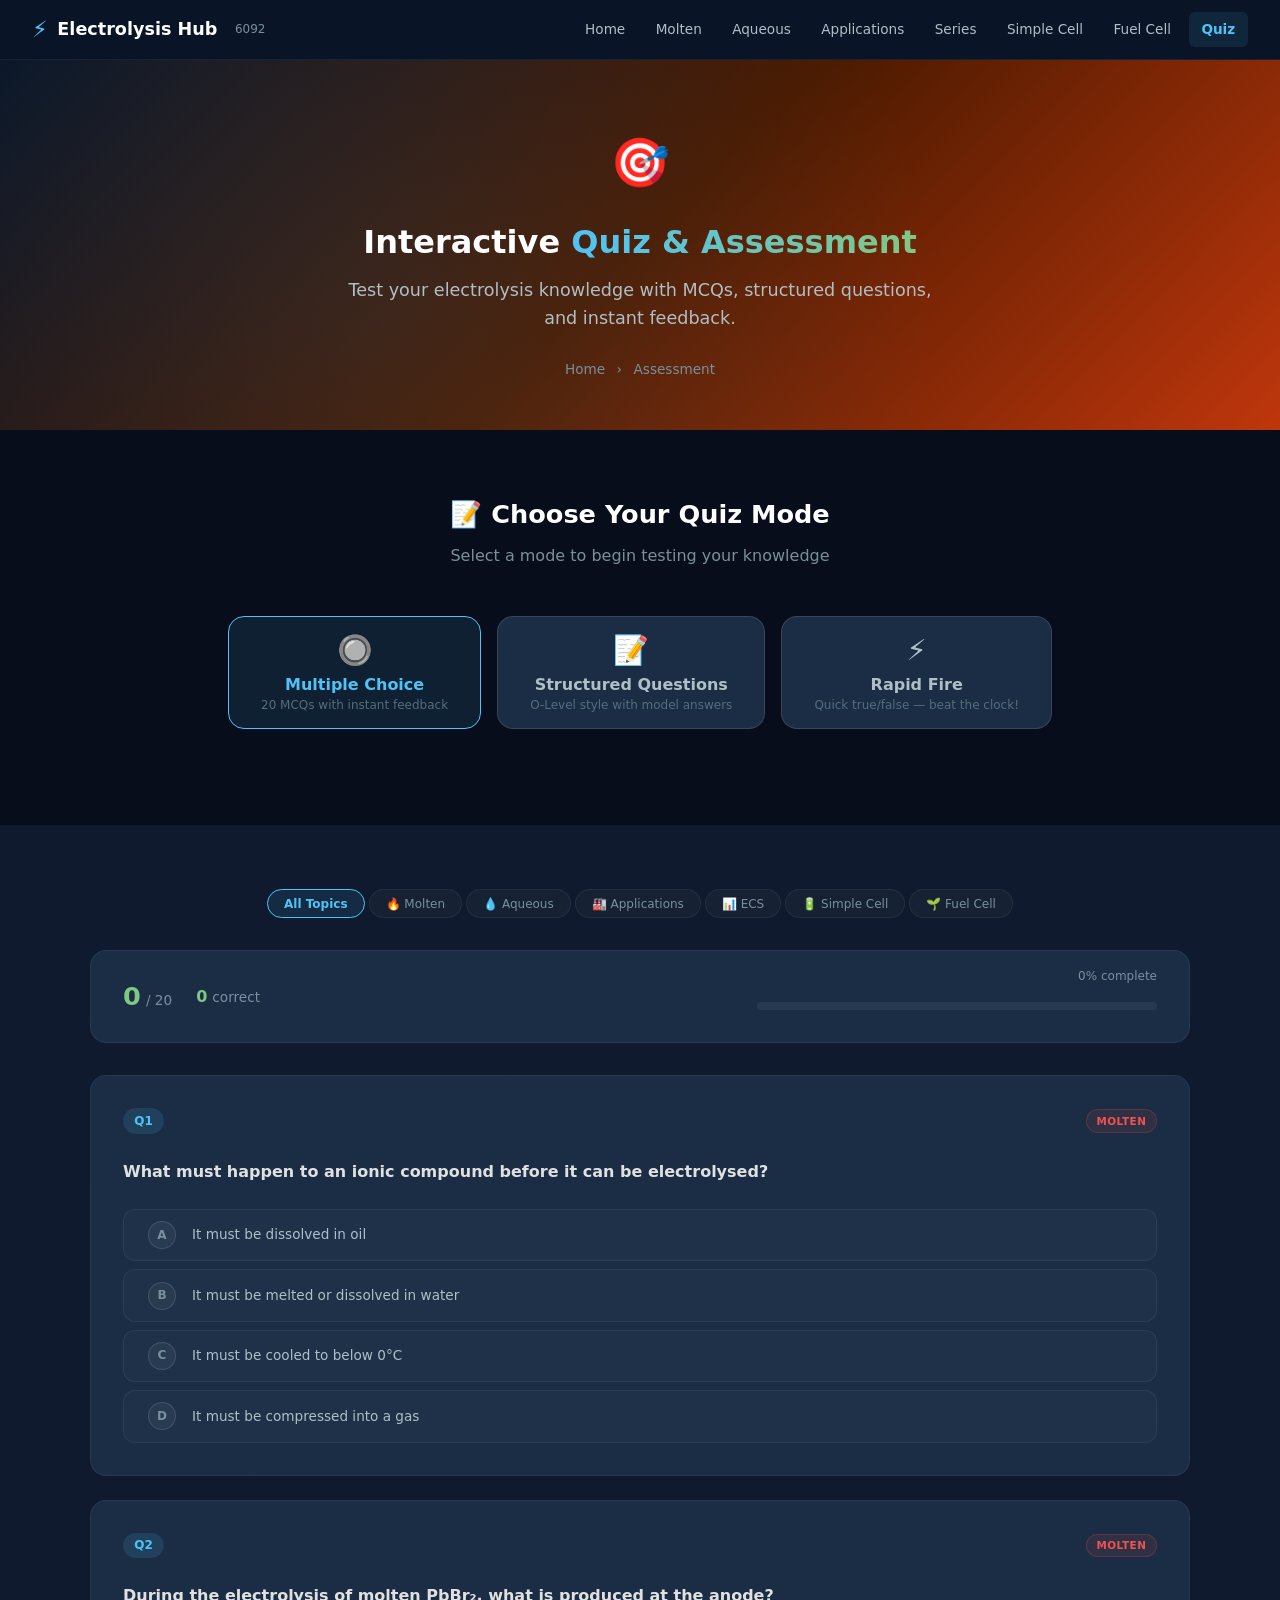
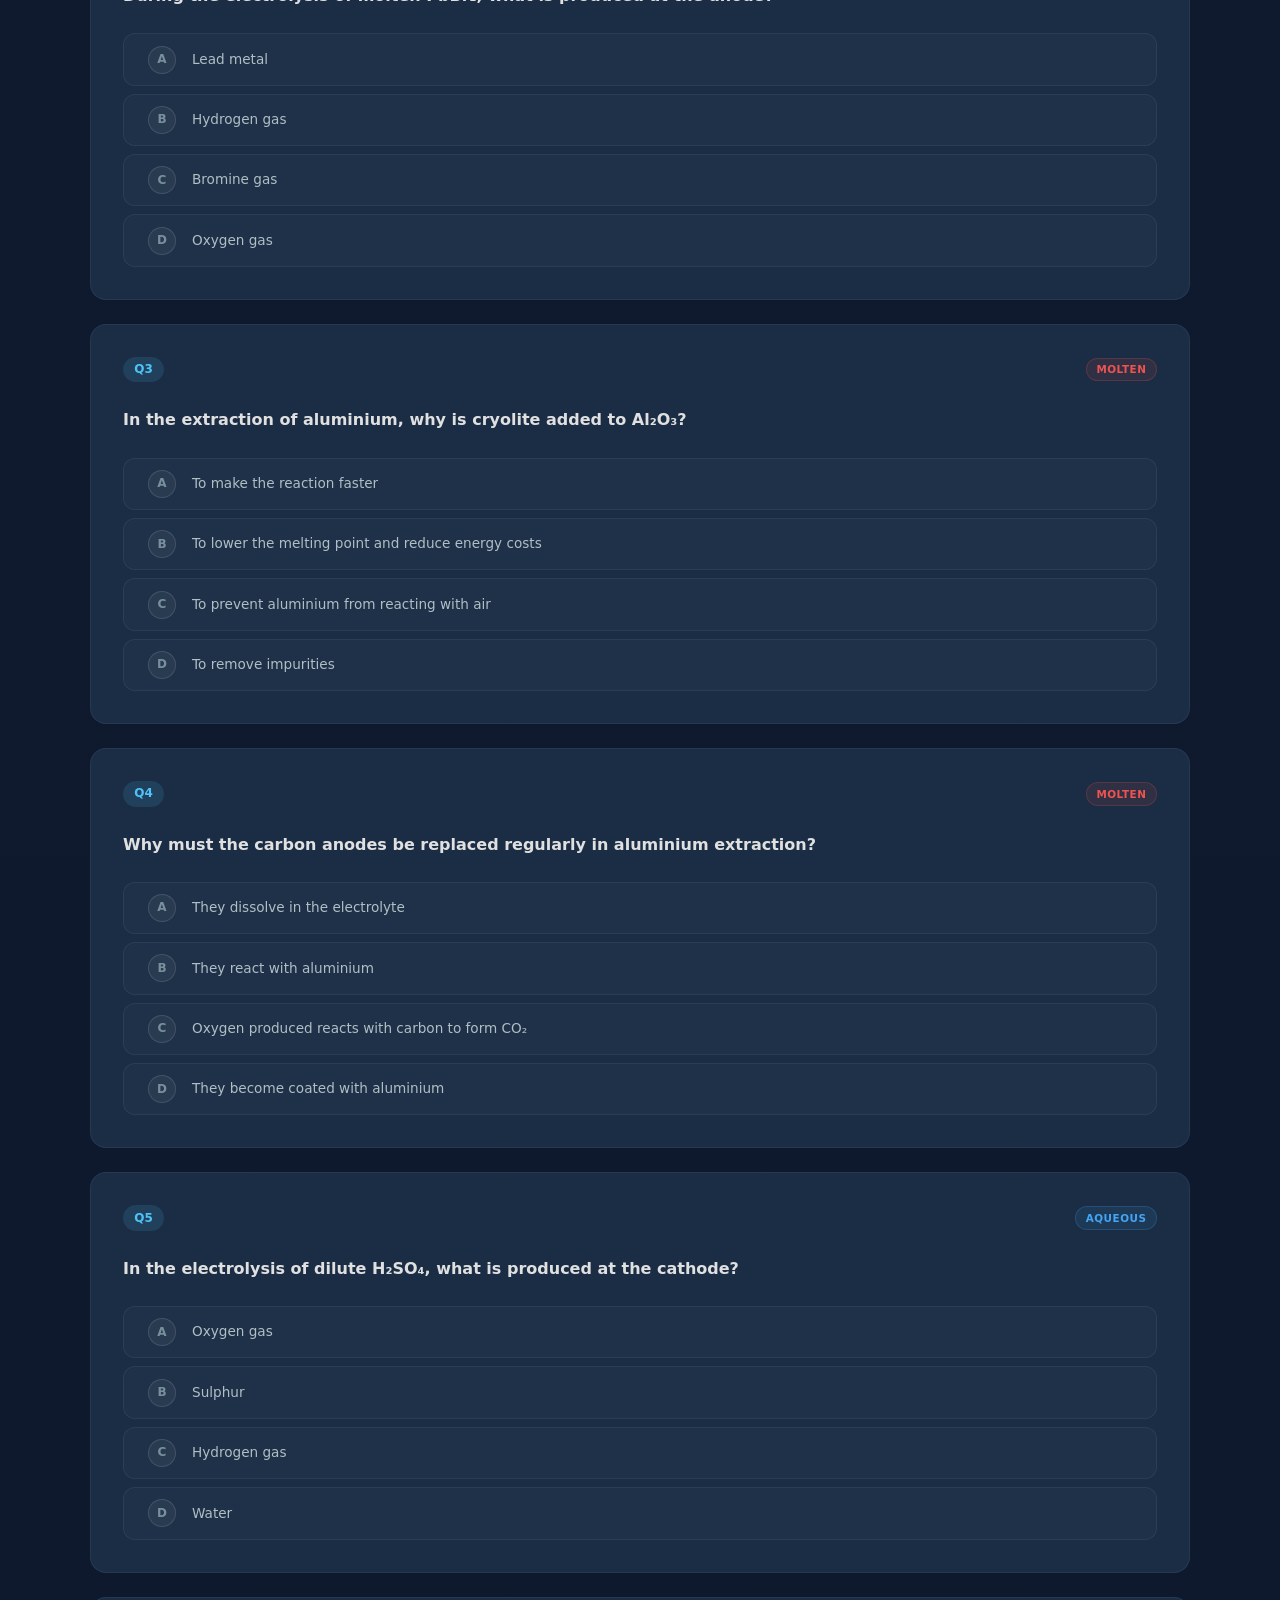
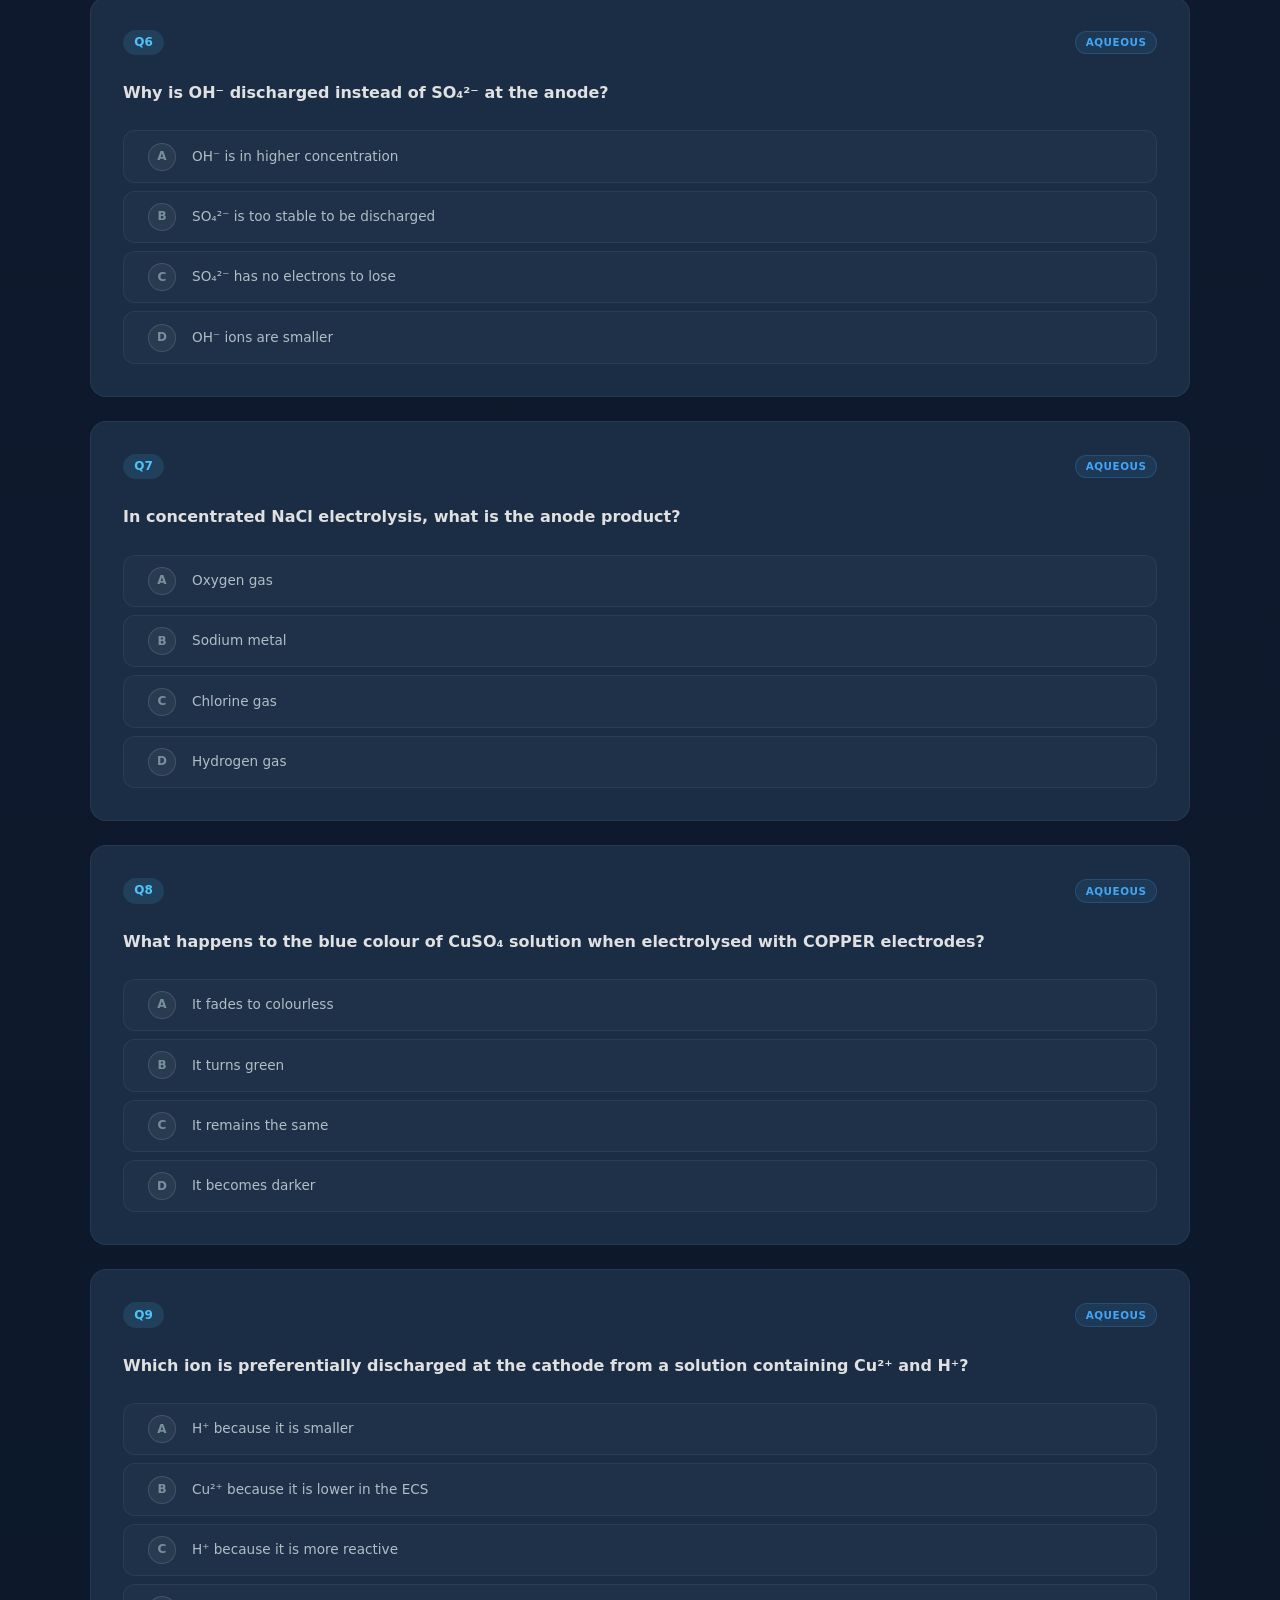
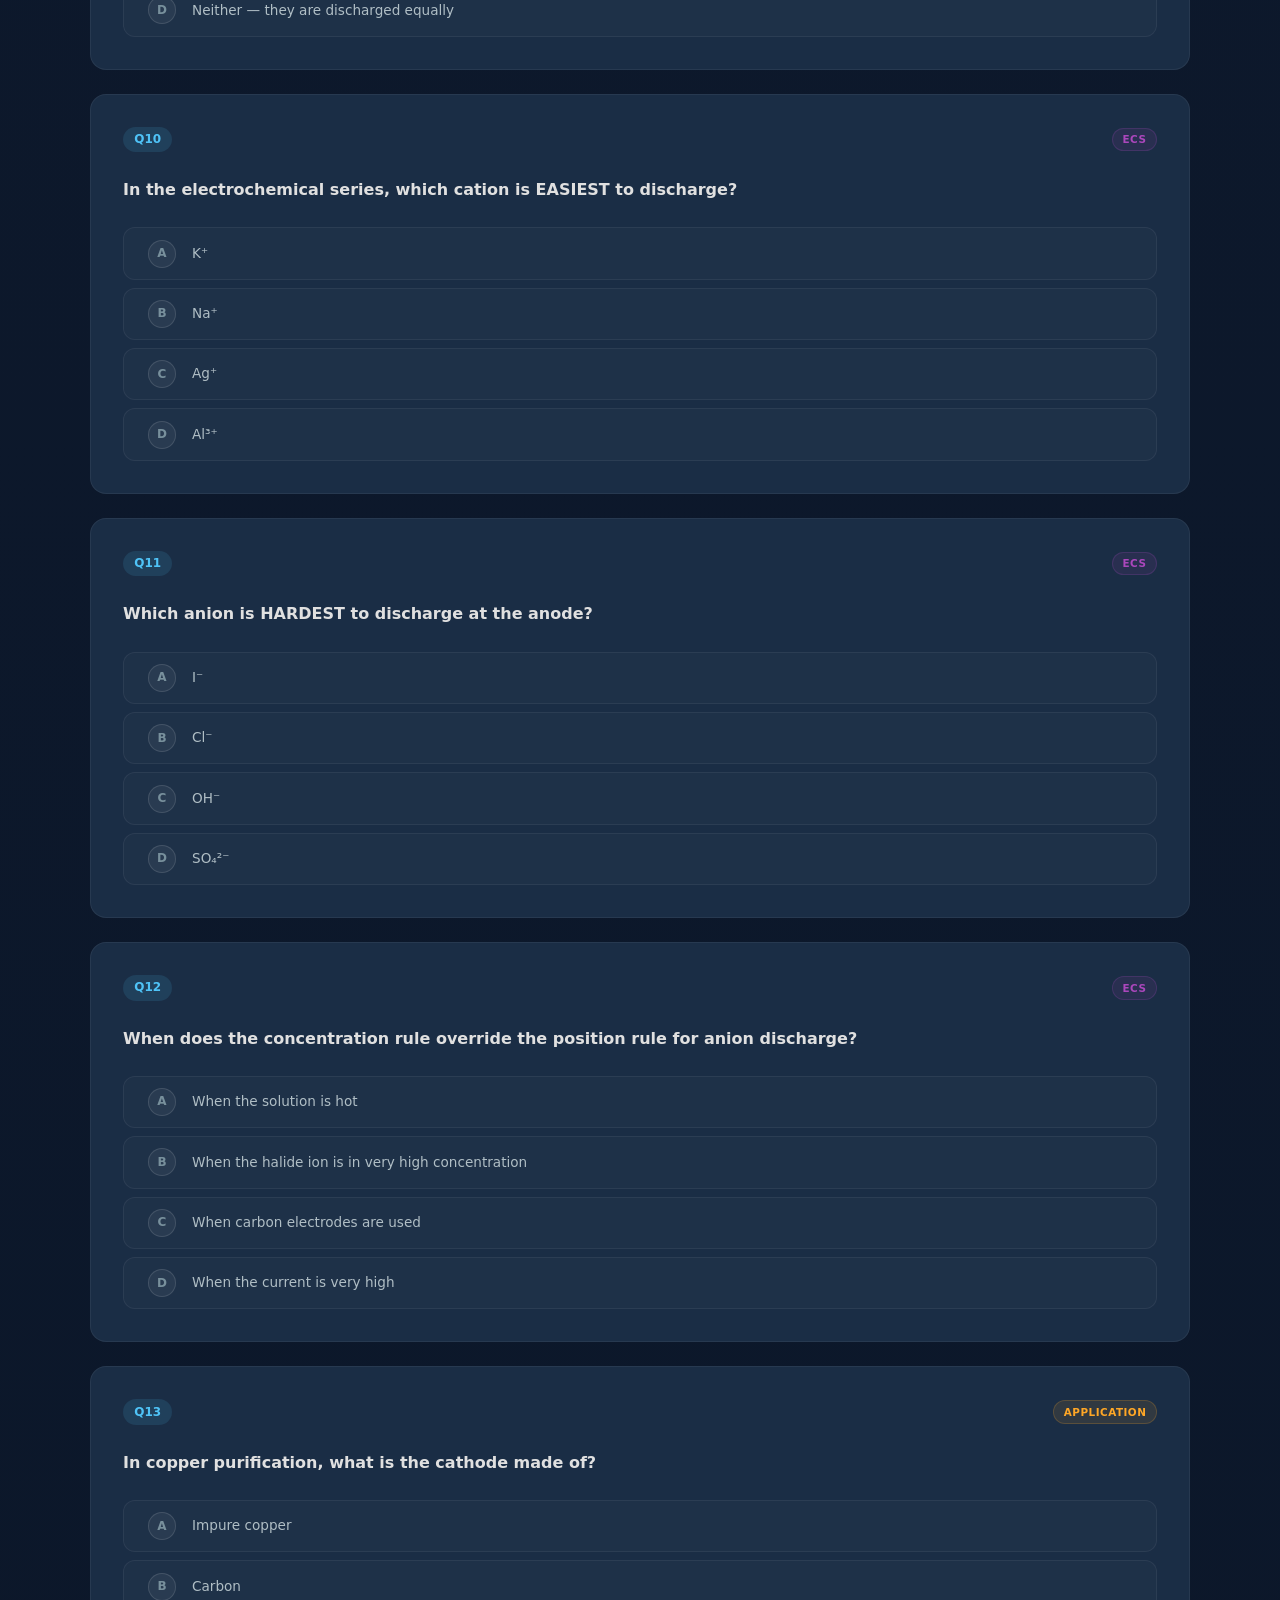
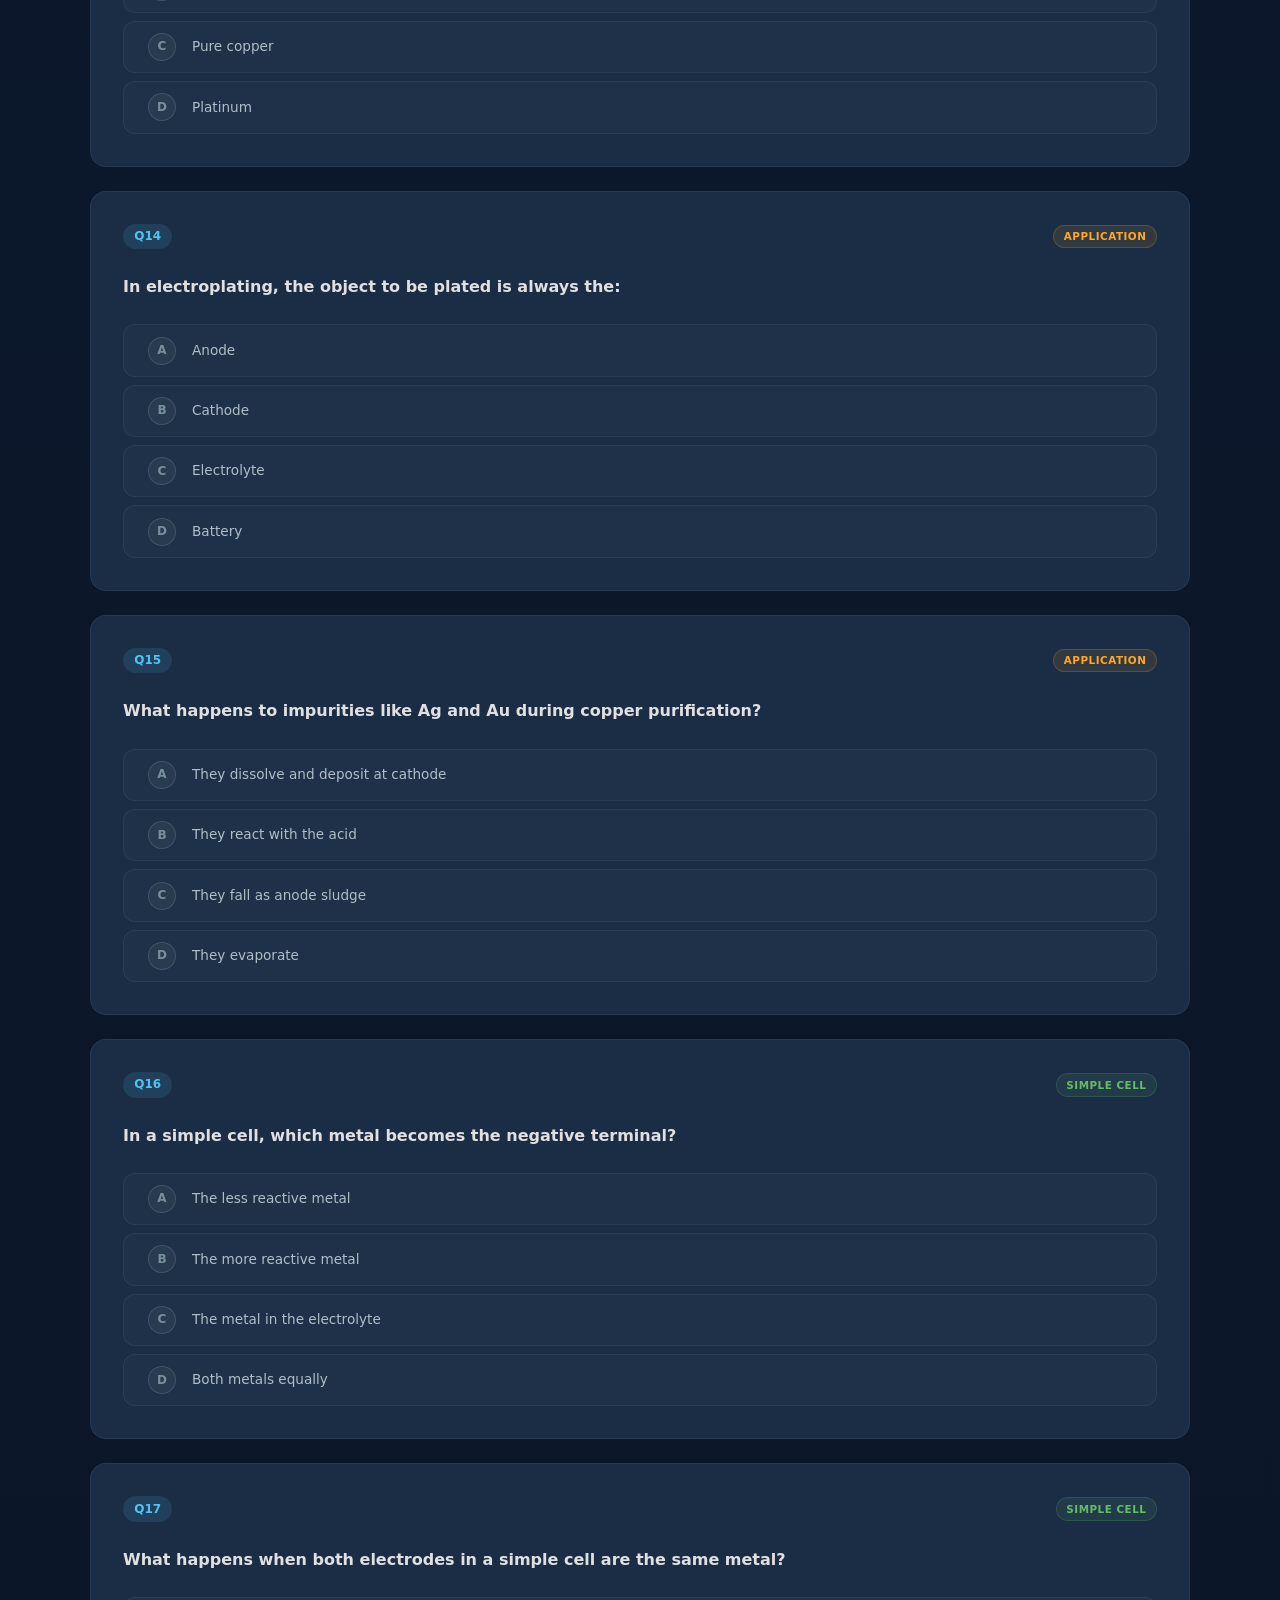
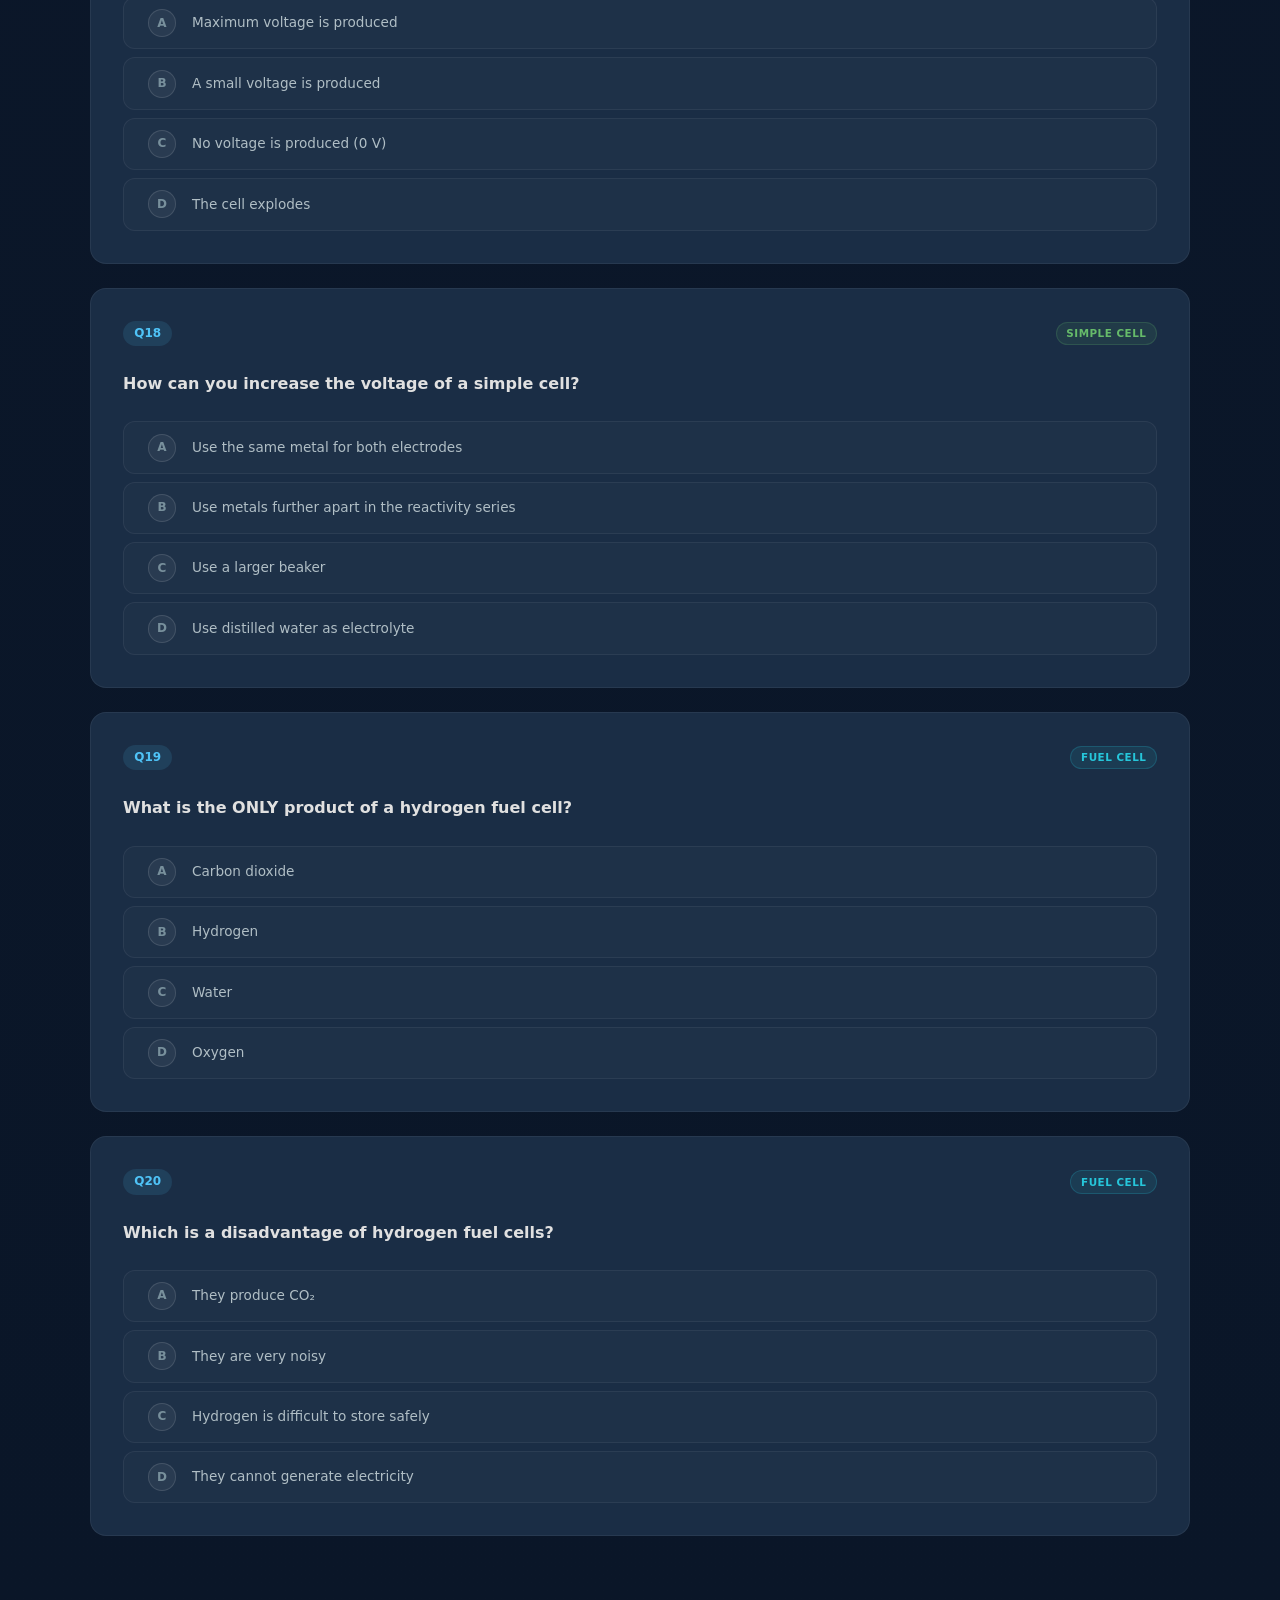
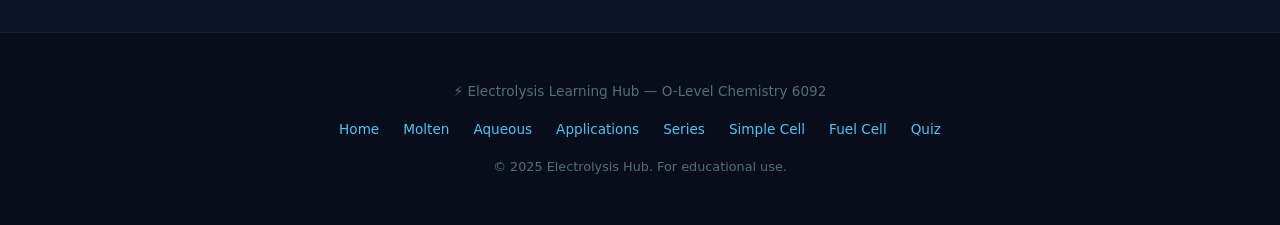
<file: quiz.html>
<!DOCTYPE html>
<html lang="en">
<head>
    <meta charset="UTF-8">
    <meta name="viewport" content="width=device-width, initial-scale=1.0">
    <title>Quiz & Assessment | Electrolysis Hub</title>
    <link rel="stylesheet" href="styles.css">
    <style>
        /* ===== QUIZ PAGE STYLES ===== */

        /* Quiz mode selector */
        .mode-selector {
            display: flex;
            justify-content: center;
            gap: var(--space-md);
            margin: var(--space-xl) 0;
            flex-wrap: wrap;
        }

        .mode-btn {
            padding: 1rem 2rem;
            background: var(--bg-card);
            border: 1px solid var(--border-light);
            border-radius: var(--radius-lg);
            color: var(--text-secondary);
            font-size: var(--fs-sm);
            font-weight: 600;
            cursor: pointer;
            transition: all var(--transition-fast);
            text-align: center;
            min-width: 160px;
        }

        .mode-btn:hover {
            border-color: var(--border-accent);
            transform: translateY(-2px);
        }

        .mode-btn.active {
            border-color: var(--blue-light);
            background: rgba(79, 195, 247, 0.1);
            color: var(--blue-light);
        }

        .mode-btn .mode-icon { font-size: 1.8rem; display: block; margin-bottom: var(--space-sm); }
        .mode-btn .mode-name { display: block; font-size: var(--fs-base); }
        .mode-btn .mode-desc { display: block; font-size: var(--fs-xs); font-weight: 400; color: var(--text-dim); margin-top: var(--space-xs); }

        /* Quiz panels */
        .quiz-panel { display: none; animation: fadeTabIn 0.4s ease; }
        .quiz-panel.active { display: block; }

        /* Score header bar */
        .score-bar {
            display: flex;
            align-items: center;
            justify-content: space-between;
            background: var(--bg-card);
            border: 1px solid var(--border-subtle);
            border-radius: var(--radius-lg);
            padding: var(--space-md) var(--space-xl);
            margin-bottom: var(--space-xl);
            flex-wrap: wrap;
            gap: var(--space-md);
        }

        .score-bar .score-info {
            display: flex;
            align-items: center;
            gap: var(--space-lg);
        }

        .score-bar .score-num {
            font-size: var(--fs-xl);
            font-weight: 800;
            color: var(--green-light);
        }

        .score-bar .score-label {
            color: var(--text-muted);
            font-size: var(--fs-sm);
        }

        .score-bar .progress-wrapper {
            flex: 1;
            min-width: 200px;
            max-width: 400px;
        }

        .score-bar .progress-text {
            color: var(--text-muted);
            font-size: var(--fs-xs);
            margin-bottom: var(--space-xs);
            text-align: right;
        }

        /* Topic filter pills */
        .topic-filter {
            display: flex;
            justify-content: center;
            gap: var(--space-xs);
            margin-bottom: var(--space-xl);
            flex-wrap: wrap;
        }

        .filter-pill {
            padding: 0.4rem 1rem;
            background: rgba(255,255,255,0.03);
            border: 1px solid var(--border-subtle);
            border-radius: var(--radius-full);
            color: var(--text-muted);
            font-size: var(--fs-xs);
            cursor: pointer;
            transition: all var(--transition-fast);
        }

        .filter-pill:hover { border-color: var(--border-accent); color: var(--text-secondary); }
        .filter-pill.active { background: rgba(79,195,247,0.1); border-color: var(--blue-light); color: var(--blue-light); font-weight: 600; }

        /* MCQ question card */
        .mcq-card {
            background: var(--bg-card);
            border: 1px solid var(--border-subtle);
            border-radius: var(--radius-lg);
            padding: var(--space-xl);
            margin-bottom: var(--space-lg);
            transition: border-color var(--transition-fast);
        }

        .mcq-card.answered-correct { border-color: rgba(129,199,132,0.3); }
        .mcq-card.answered-wrong { border-color: rgba(239,83,80,0.3); }

        .mcq-header {
            display: flex;
            align-items: center;
            justify-content: space-between;
            margin-bottom: var(--space-lg);
            flex-wrap: wrap;
            gap: var(--space-sm);
        }

        .mcq-num {
            display: inline-block;
            background: rgba(79,195,247,0.12);
            color: var(--blue-light);
            font-size: var(--fs-xs);
            font-weight: 700;
            padding: 0.2rem 0.7rem;
            border-radius: var(--radius-full);
        }

        .mcq-topic-tag {
            display: inline-block;
            padding: 0.15rem 0.6rem;
            border-radius: var(--radius-full);
            font-size: 0.65rem;
            font-weight: 600;
            letter-spacing: 0.5px;
        }

        .mcq-topic-tag.tag-molten { background: rgba(239,83,80,0.1); color: #ef5350; border: 1px solid rgba(239,83,80,0.2); }
        .mcq-topic-tag.tag-aqueous { background: rgba(66,165,245,0.1); color: #42a5f5; border: 1px solid rgba(66,165,245,0.2); }
        .mcq-topic-tag.tag-app { background: rgba(255,167,38,0.1); color: #ffa726; border: 1px solid rgba(255,167,38,0.2); }
        .mcq-topic-tag.tag-ecs { background: rgba(171,71,188,0.1); color: #ab47bc; border: 1px solid rgba(171,71,188,0.2); }
        .mcq-topic-tag.tag-cell { background: rgba(102,187,106,0.1); color: #66bb6a; border: 1px solid rgba(102,187,106,0.2); }
        .mcq-topic-tag.tag-fuel { background: rgba(38,198,218,0.1); color: #26c6da; border: 1px solid rgba(38,198,218,0.2); }

        .mcq-question {
            color: var(--text-primary);
            font-size: var(--fs-base);
            font-weight: 600;
            line-height: 1.7;
            margin-bottom: var(--space-lg);
        }

        .mcq-options { display: flex; flex-direction: column; gap: var(--space-sm); }

        .mcq-opt {
            display: flex;
            align-items: center;
            gap: var(--space-md);
            padding: 0.7rem var(--space-lg);
            background: rgba(255,255,255,0.02);
            border: 1px solid var(--border-subtle);
            border-radius: var(--radius-md);
            cursor: pointer;
            transition: all var(--transition-fast);
            color: var(--text-secondary);
            font-size: var(--fs-sm);
            line-height: 1.6;
        }

        .mcq-opt:hover { border-color: var(--border-accent); background: rgba(79,195,247,0.04); }

        .mcq-opt .opt-letter {
            width: 28px; height: 28px; border-radius: 50%;
            background: rgba(255,255,255,0.05); border: 1px solid var(--border-light);
            display: flex; align-items: center; justify-content: center;
            font-weight: 700; font-size: var(--fs-xs); color: var(--text-muted);
            flex-shrink: 0; transition: all var(--transition-fast);
        }

        .mcq-opt.selected { border-color: var(--blue-light); background: rgba(79,195,247,0.06); }
        .mcq-opt.selected .opt-letter { background: var(--blue-primary); color: #fff; border-color: var(--blue-light); }
        .mcq-opt.opt-correct { border-color: var(--green-light) !important; background: rgba(129,199,132,0.08) !important; }
        .mcq-opt.opt-correct .opt-letter { background: var(--green-primary) !important; color: #fff !important; border-color: var(--green-light) !important; }
        .mcq-opt.opt-wrong { border-color: var(--red-light) !important; background: rgba(239,83,80,0.06) !important; }
        .mcq-opt.opt-wrong .opt-letter { background: var(--red-primary) !important; color: #fff !important; border-color: var(--red-light) !important; }

        .mcq-feedback {
            display: none;
            margin-top: var(--space-md);
            padding: var(--space-md) var(--space-lg);
            border-radius: var(--radius-md);
            font-size: var(--fs-sm);
            line-height: 1.7;
        }

        .mcq-feedback.show { display: block; animation: fadeTabIn 0.3s ease; }
        .mcq-feedback.fb-correct { background: rgba(129,199,132,0.06); border: 1px solid rgba(129,199,132,0.2); color: var(--green-light); }
        .mcq-feedback.fb-wrong { background: rgba(239,83,80,0.06); border: 1px solid rgba(239,83,80,0.2); color: var(--text-secondary); }
        .mcq-feedback.fb-wrong strong { color: var(--red-light); }

        /* Structured question */
        .structured-card {
            background: var(--bg-card);
            border: 1px solid var(--border-subtle);
            border-radius: var(--radius-lg);
            padding: var(--space-xl);
            margin-bottom: var(--space-lg);
        }

        .structured-card .sq-header {
            display: flex;
            align-items: center;
            gap: var(--space-md);
            margin-bottom: var(--space-lg);
        }

        .structured-card .sq-marks {
            display: inline-block;
            background: rgba(255,193,7,0.12);
            color: var(--yellow-light);
            font-size: var(--fs-xs);
            font-weight: 700;
            padding: 0.2rem 0.6rem;
            border-radius: var(--radius-full);
        }

        .structured-card .sq-question {
            color: var(--text-primary);
            font-size: var(--fs-sm);
            line-height: 1.8;
            margin-bottom: var(--space-lg);
        }

        .structured-card .sq-parts { list-style: none; }

        .structured-card .sq-part {
            padding: var(--space-md);
            margin-bottom: var(--space-sm);
            background: rgba(0,0,0,0.15);
            border-radius: var(--radius-md);
            border-left: 3px solid var(--border-light);
        }

        .structured-card .sq-part .part-label {
            color: var(--blue-light);
            font-weight: 700;
            font-size: var(--fs-sm);
            margin-bottom: var(--space-sm);
        }

        .structured-card .sq-part .part-q {
            color: var(--text-secondary);
            font-size: var(--fs-sm);
            line-height: 1.7;
            margin-bottom: var(--space-sm);
        }

        .sq-answer-area {
            width: 100%;
            min-height: 60px;
            background: rgba(0,0,0,0.2);
            border: 1px solid var(--border-light);
            border-radius: var(--radius-sm);
            padding: var(--space-sm) var(--space-md);
            color: var(--text-primary);
            font-family: var(--font-main);
            font-size: var(--fs-sm);
            resize: vertical;
        }

        .sq-answer-area:focus {
            outline: none;
            border-color: var(--blue-light);
            box-shadow: 0 0 0 3px rgba(79,195,247,0.1);
        }

        .sq-reveal-btn {
            padding: 0.4rem 1rem;
            background: rgba(171,71,188,0.12);
            border: 1px solid rgba(171,71,188,0.25);
            border-radius: var(--radius-sm);
            color: var(--purple-light);
            font-size: var(--fs-sm);
            cursor: pointer;
            transition: all var(--transition-fast);
            margin-top: var(--space-sm);
        }

        .sq-reveal-btn:hover { background: rgba(171,71,188,0.2); }

        .sq-model-answer {
            display: none;
            margin-top: var(--space-md);
            padding: var(--space-md);
            background: rgba(129,199,132,0.05);
            border: 1px solid rgba(129,199,132,0.15);
            border-radius: var(--radius-md);
            color: var(--text-secondary);
            font-size: var(--fs-sm);
            line-height: 1.8;
        }

        .sq-model-answer.show { display: block; animation: fadeTabIn 0.3s ease; }
        .sq-model-answer strong { color: var(--green-light); }
        .sq-model-answer code { color: var(--yellow-light); }

        /* Final results */
        .results-container {
            display: none;
            text-align: center;
            padding: var(--space-2xl);
            animation: fadeTabIn 0.5s ease;
        }

        .results-container.show { display: block; }

        .result-circle {
            width: 160px; height: 160px; border-radius: 50%;
            margin: 0 auto var(--space-xl);
            display: flex; align-items: center; justify-content: center;
            position: relative;
        }

        .result-circle::before {
            content: '';
            position: absolute;
            width: 130px; height: 130px;
            border-radius: 50%;
            background: var(--bg-card);
        }

        .result-circle .result-pct {
            position: relative; z-index: 2;
            font-size: var(--fs-3xl); font-weight: 800; color: var(--text-white);
        }

        .result-circle .result-pct span { font-size: var(--fs-lg); color: var(--text-muted); }

        .result-message { color: var(--text-primary); font-size: var(--fs-lg); font-weight: 600; margin-bottom: var(--space-sm); }
        .result-sub { color: var(--text-muted); font-size: var(--fs-sm); margin-bottom: var(--space-xl); }

        .result-breakdown {
            display: grid;
            grid-template-columns: repeat(auto-fit, minmax(130px, 1fr));
            gap: var(--space-md);
            max-width: 700px;
            margin: 0 auto var(--space-xl);
        }

        .breakdown-item {
            background: rgba(0,0,0,0.2);
            border-radius: var(--radius-md);
            padding: var(--space-md);
            text-align: center;
        }

        .breakdown-item .bd-label { color: var(--text-muted); font-size: var(--fs-xs); margin-bottom: var(--space-xs); }
        .breakdown-item .bd-value { color: var(--text-white); font-size: var(--fs-lg); font-weight: 700; }

        /* Responsive */
        @media (max-width: 768px) {
            .mode-selector { flex-direction: column; align-items: center; }
            .mode-btn { width: 100%; max-width: 300px; }
            .score-bar { flex-direction: column; text-align: center; }
            .score-bar .progress-wrapper { max-width: 100%; }
        }
    </style>
</head>
<body>

    <!-- ===== NAVIGATION ===== -->
    <nav class="top-nav" id="topNav">
        <a href="index.html" class="nav-brand">
            <span class="brand-icon">⚡</span>
            <span class="brand-text">Electrolysis Hub</span>
            <span class="brand-sub">6092</span>
        </a>
        <button class="nav-toggle" id="navToggle" aria-label="Toggle navigation">
            <span></span><span></span><span></span>
        </button>
        <div class="nav-links" id="navLinks">
            <a href="index.html">Home</a>
            <a href="molten.html">Molten</a>
            <a href="aqueous.html">Aqueous</a>
            <a href="applications.html">Applications</a>
            <a href="electrochemical.html">Series</a>
            <a href="simple-cell.html">Simple Cell</a>
            <a href="fuel-cell.html">Fuel Cell</a>
            <a href="quiz.html" class="active">Quiz</a>
        </div>
    </nav>

    <div class="page-wrapper">

        <!-- ===== PAGE HEADER ===== -->
        <header class="page-header" style="background: linear-gradient(135deg, var(--bg-dark) 0%, #4a1a00 50%, #bf360c 100%);">
            <span class="header-icon">🎯</span>
            <h1>Interactive <span>Quiz &amp; Assessment</span></h1>
            <p class="header-desc">
                Test your electrolysis knowledge with MCQs, structured questions, and instant feedback.
            </p>
            <div class="breadcrumb">
                <a href="index.html">Home</a>
                <span class="sep">›</span>
                <span>Assessment</span>
            </div>
        </header>

        <!-- ===== MODE SELECTOR ===== -->
        <section class="section">
            <div class="content-wrapper">
                <h2 class="section-title">📝 Choose Your Quiz Mode</h2>
                <p class="section-subtitle">Select a mode to begin testing your knowledge</p>

                <div class="mode-selector">
                    <button class="mode-btn active" data-mode="mcq">
                        <span class="mode-icon">🔘</span>
                        <span class="mode-name">Multiple Choice</span>
                        <span class="mode-desc">20 MCQs with instant feedback</span>
                    </button>
                    <button class="mode-btn" data-mode="structured">
                        <span class="mode-icon">📝</span>
                        <span class="mode-name">Structured Questions</span>
                        <span class="mode-desc">O-Level style with model answers</span>
                    </button>
                    <button class="mode-btn" data-mode="rapid">
                        <span class="mode-icon">⚡</span>
                        <span class="mode-name">Rapid Fire</span>
                        <span class="mode-desc">Quick true/false — beat the clock!</span>
                    </button>
                </div>
            </div>
        </section>

        <!-- ============================================================ -->
        <!-- ===== PANEL 1: MCQ QUIZ ===== -->
        <!-- ============================================================ -->
        <section class="section section-alt">
            <div class="content-wrapper">
                <div class="quiz-panel active" id="panel-mcq">

                    <!-- Topic filter -->
                    <div class="topic-filter" id="topicFilter">
                        <button class="filter-pill active" data-topic="all">All Topics</button>
                        <button class="filter-pill" data-topic="molten">🔥 Molten</button>
                        <button class="filter-pill" data-topic="aqueous">💧 Aqueous</button>
                        <button class="filter-pill" data-topic="app">🏭 Applications</button>
                        <button class="filter-pill" data-topic="ecs">📊 ECS</button>
                        <button class="filter-pill" data-topic="cell">🔋 Simple Cell</button>
                        <button class="filter-pill" data-topic="fuel">🌱 Fuel Cell</button>
                    </div>

                    <!-- Score bar -->
                    <div class="score-bar" id="mcqScoreBar">
                        <div class="score-info">
                            <div>
                                <span class="score-num" id="mcqScore">0</span>
                                <span class="score-label"> / <span id="mcqTotal">20</span></span>
                            </div>
                            <div>
                                <span style="color: var(--green-light); font-weight: 600;" id="mcqCorrectCount">0</span>
                                <span class="score-label"> correct</span>
                            </div>
                        </div>
                        <div class="progress-wrapper">
                            <div class="progress-text"><span id="mcqProgress">0</span>% complete</div>
                            <div class="progress-bar-container">
                                <div class="progress-bar-fill" id="mcqProgressBar" style="width: 0%;"></div>
                            </div>
                        </div>
                    </div>

                    <!-- MCQ Container -->
                    <div id="mcqContainer">
                        <!-- Filled by JS -->
                    </div>

                    <!-- Results -->
                    <div class="results-container" id="mcqResults">
                        <!-- Filled by JS -->
                    </div>

                    <div style="text-align: center; margin-top: var(--space-xl);">
                        <button class="btn btn-primary btn-lg" id="mcqSubmitAll" style="display: none;">📊 Show Final Results</button>
                        <button class="btn btn-secondary btn-lg" id="mcqRestart" style="display: none; margin-left: var(--space-sm);">↻ Restart Quiz</button>
                    </div>
                </div>

                <!-- ============================================================ -->
                <!-- ===== PANEL 2: STRUCTURED QUESTIONS ===== -->
                <!-- ============================================================ -->
                <div class="quiz-panel" id="panel-structured">

                    <div class="info-box yellow">
                        <h3>📝 Structured Questions</h3>
                        <p>These questions mirror the O-Level paper format. Try writing your answers first, 
                        then click "Show Model Answer" to compare. Focus on using correct chemical terms and equations.</p>
                    </div>

                    <!-- SQ 1 -->
                    <div class="structured-card">
                        <div class="sq-header">
                            <span class="mcq-num">Q1</span>
                            <span class="mcq-topic-tag tag-molten">MOLTEN</span>
                            <span class="sq-marks">[4 marks]</span>
                        </div>
                        <div class="sq-question">
                            Molten lead(II) bromide, PbBr₂, is electrolysed using carbon electrodes.
                        </div>
                        <ul class="sq-parts">
                            <li class="sq-part">
                                <div class="part-label">(a) Why must PbBr₂ be melted before electrolysis? [1]</div>
                                <textarea class="sq-answer-area" rows="2" placeholder="Type your answer..."></textarea>
                                <button class="sq-reveal-btn" onclick="this.nextElementSibling.classList.toggle('show')">Show Model Answer</button>
                                <div class="sq-model-answer">
                                    In the solid state, ions are held in a <strong>fixed lattice</strong> and cannot move. 
                                    When melted, the ions become <strong>free to move</strong> and can carry charge to the electrodes, 
                                    allowing the electrolyte to conduct electricity.
                                </div>
                            </li>
                            <li class="sq-part">
                                <div class="part-label">(b) State what is observed at each electrode. [2]</div>
                                <textarea class="sq-answer-area" rows="2" placeholder="Type your answer..."></textarea>
                                <button class="sq-reveal-btn" onclick="this.nextElementSibling.classList.toggle('show')">Show Model Answer</button>
                                <div class="sq-model-answer">
                                    <strong>Cathode (−):</strong> A <strong>silvery-grey molten metal (lead)</strong> is deposited / collects at the bottom.<br>
                                    <strong>Anode (+):</strong> <strong>Reddish-brown fumes (bromine gas)</strong> are produced.
                                </div>
                            </li>
                            <li class="sq-part">
                                <div class="part-label">(c) Write the half-equation at the cathode. [1]</div>
                                <textarea class="sq-answer-area" rows="1" placeholder="Type your answer..."></textarea>
                                <button class="sq-reveal-btn" onclick="this.nextElementSibling.classList.toggle('show')">Show Model Answer</button>
                                <div class="sq-model-answer">
                                    <code>Pb²⁺(l) + 2e⁻ → Pb(l)</code> &nbsp; [Reduction]
                                </div>
                            </li>
                        </ul>
                    </div>

                    <!-- SQ 2 -->
                    <div class="structured-card">
                        <div class="sq-header">
                            <span class="mcq-num">Q2</span>
                            <span class="mcq-topic-tag tag-aqueous">AQUEOUS</span>
                            <span class="sq-marks">[6 marks]</span>
                        </div>
                        <div class="sq-question">
                            An aqueous solution of copper(II) sulphate, CuSO₄, is electrolysed using carbon electrodes.
                        </div>
                        <ul class="sq-parts">
                            <li class="sq-part">
                                <div class="part-label">(a) List ALL ions present in the solution. [2]</div>
                                <textarea class="sq-answer-area" rows="2" placeholder="Type your answer..."></textarea>
                                <button class="sq-reveal-btn" onclick="this.nextElementSibling.classList.toggle('show')">Show Model Answer</button>
                                <div class="sq-model-answer">
                                    From CuSO₄: <strong>Cu²⁺</strong> and <strong>SO₄²⁻</strong><br>
                                    From water: <strong>H⁺</strong> and <strong>OH⁻</strong><br>
                                    (Four ions total)
                                </div>
                            </li>
                            <li class="sq-part">
                                <div class="part-label">(b) Predict and explain the product at the cathode. [2]</div>
                                <textarea class="sq-answer-area" rows="3" placeholder="Type your answer..."></textarea>
                                <button class="sq-reveal-btn" onclick="this.nextElementSibling.classList.toggle('show')">Show Model Answer</button>
                                <div class="sq-model-answer">
                                    <strong>Copper (Cu)</strong> is deposited. Cu²⁺ is <strong>lower than H⁺ in the electrochemical series</strong> 
                                    (Cu is less reactive than hydrogen), so Cu²⁺ is <strong>preferentially discharged</strong>.<br>
                                    <code>Cu²⁺(aq) + 2e⁻ → Cu(s)</code>
                                </div>
                            </li>
                            <li class="sq-part">
                                <div class="part-label">(c) Explain why the blue colour of the solution fades over time. [2]</div>
                                <textarea class="sq-answer-area" rows="3" placeholder="Type your answer..."></textarea>
                                <button class="sq-reveal-btn" onclick="this.nextElementSibling.classList.toggle('show')">Show Model Answer</button>
                                <div class="sq-model-answer">
                                    The blue colour is due to <strong>Cu²⁺ ions</strong>. As electrolysis proceeds, Cu²⁺ ions are 
                                    <strong>discharged at the cathode</strong> and deposited as copper metal. Since the anode is 
                                    <strong>inert (carbon)</strong>, it does not dissolve, so <strong>no new Cu²⁺ ions</strong> are 
                                    added to replace those removed. The concentration of Cu²⁺ <strong>decreases</strong>, 
                                    and the blue colour <strong>fades</strong>.
                                </div>
                            </li>
                        </ul>
                    </div>

                    <!-- SQ 3 -->
                    <div class="structured-card">
                        <div class="sq-header">
                            <span class="mcq-num">Q3</span>
                            <span class="mcq-topic-tag tag-app">APPLICATION</span>
                            <span class="sq-marks">[5 marks]</span>
                        </div>
                        <div class="sq-question">
                            A manufacturer wants to silver-plate a steel spoon using electrolysis.
                        </div>
                        <ul class="sq-parts">
                            <li class="sq-part">
                                <div class="part-label">(a) State what should be used as: (i) cathode, (ii) anode, (iii) electrolyte. [3]</div>
                                <textarea class="sq-answer-area" rows="3" placeholder="Type your answer..."></textarea>
                                <button class="sq-reveal-btn" onclick="this.nextElementSibling.classList.toggle('show')">Show Model Answer</button>
                                <div class="sq-model-answer">
                                    <strong>(i) Cathode:</strong> The <strong>steel spoon</strong> (object to be plated)<br>
                                    <strong>(ii) Anode:</strong> A piece of <strong>pure silver</strong> (plating metal)<br>
                                    <strong>(iii) Electrolyte:</strong> <strong>Silver nitrate solution, AgNO₃(aq)</strong> (contains Ag⁺ ions)
                                </div>
                            </li>
                            <li class="sq-part">
                                <div class="part-label">(b) Write the half-equations at each electrode. [2]</div>
                                <textarea class="sq-answer-area" rows="2" placeholder="Type your answer..."></textarea>
                                <button class="sq-reveal-btn" onclick="this.nextElementSibling.classList.toggle('show')">Show Model Answer</button>
                                <div class="sq-model-answer">
                                    <strong>Cathode:</strong> <code>Ag⁺(aq) + e⁻ → Ag(s)</code> &nbsp;(Reduction — silver deposited on spoon)<br>
                                    <strong>Anode:</strong> <code>Ag(s) → Ag⁺(aq) + e⁻</code> &nbsp;(Oxidation — silver anode dissolves)
                                </div>
                            </li>
                        </ul>
                    </div>

                    <!-- SQ 4 -->
                    <div class="structured-card">
                        <div class="sq-header">
                            <span class="mcq-num">Q4</span>
                            <span class="mcq-topic-tag tag-cell">SIMPLE CELL</span>
                            <span class="sq-marks">[5 marks]</span>
                        </div>
                        <div class="sq-question">
                            A simple cell is set up using a zinc plate and a copper plate dipped in dilute sulphuric acid, connected by a wire with a voltmeter.
                        </div>
                        <ul class="sq-parts">
                            <li class="sq-part">
                                <div class="part-label">(a) Which metal is the negative terminal? Explain why. [2]</div>
                                <textarea class="sq-answer-area" rows="2" placeholder="Type your answer..."></textarea>
                                <button class="sq-reveal-btn" onclick="this.nextElementSibling.classList.toggle('show')">Show Model Answer</button>
                                <div class="sq-model-answer">
                                    <strong>Zinc</strong> is the negative terminal because it is <strong>more reactive</strong> than copper 
                                    (higher in the reactivity series). It has a greater tendency to <strong>lose electrons</strong> 
                                    and be oxidised.
                                </div>
                            </li>
                            <li class="sq-part">
                                <div class="part-label">(b) State the direction of electron flow and write the equation at the zinc electrode. [2]</div>
                                <textarea class="sq-answer-area" rows="2" placeholder="Type your answer..."></textarea>
                                <button class="sq-reveal-btn" onclick="this.nextElementSibling.classList.toggle('show')">Show Model Answer</button>
                                <div class="sq-model-answer">
                                    Electrons flow from <strong>zinc (−) to copper (+)</strong> through the external wire.<br>
                                    <code>Zn(s) → Zn²⁺(aq) + 2e⁻</code> &nbsp;(Oxidation)
                                </div>
                            </li>
                            <li class="sq-part">
                                <div class="part-label">(c) Suggest how to increase the voltage reading. [1]</div>
                                <textarea class="sq-answer-area" rows="1" placeholder="Type your answer..."></textarea>
                                <button class="sq-reveal-btn" onclick="this.nextElementSibling.classList.toggle('show')">Show Model Answer</button>
                                <div class="sq-model-answer">
                                    Replace zinc with a <strong>more reactive metal</strong> (e.g., magnesium) to increase the 
                                    <strong>difference in reactivity</strong> between the two electrodes, which increases the voltage.
                                </div>
                            </li>
                        </ul>
                    </div>

                    <!-- SQ 5 -->
                    <div class="structured-card">
                        <div class="sq-header">
                            <span class="mcq-num">Q5</span>
                            <span class="mcq-topic-tag tag-fuel">FUEL CELL</span>
                            <span class="sq-marks">[5 marks]</span>
                        </div>
                        <div class="sq-question">
                            Hydrogen fuel cells are being developed as an alternative to petrol engines in cars.
                        </div>
                        <ul class="sq-parts">
                            <li class="sq-part">
                                <div class="part-label">(a) Write the overall equation for the reaction in a hydrogen fuel cell. [1]</div>
                                <textarea class="sq-answer-area" rows="1" placeholder="Type your answer..."></textarea>
                                <button class="sq-reveal-btn" onclick="this.nextElementSibling.classList.toggle('show')">Show Model Answer</button>
                                <div class="sq-model-answer">
                                    <code>2H₂(g) + O₂(g) → 2H₂O(l)</code>
                                </div>
                            </li>
                            <li class="sq-part">
                                <div class="part-label">(b) State two advantages of using hydrogen fuel cells instead of petrol engines. [2]</div>
                                <textarea class="sq-answer-area" rows="2" placeholder="Type your answer..."></textarea>
                                <button class="sq-reveal-btn" onclick="this.nextElementSibling.classList.toggle('show')">Show Model Answer</button>
                                <div class="sq-model-answer">
                                    <strong>1.</strong> The only product is <strong>water</strong> — no CO₂ or pollutant gases are produced (environmentally friendly).<br>
                                    <strong>2.</strong> Fuel cells are <strong>more efficient</strong> — they convert chemical energy directly to electrical energy without heat losses.
                                </div>
                            </li>
                            <li class="sq-part">
                                <div class="part-label">(c) State two disadvantages of hydrogen fuel cells. [2]</div>
                                <textarea class="sq-answer-area" rows="2" placeholder="Type your answer..."></textarea>
                                <button class="sq-reveal-btn" onclick="this.nextElementSibling.classList.toggle('show')">Show Model Answer</button>
                                <div class="sq-model-answer">
                                    <strong>1.</strong> Hydrogen is <strong>difficult to store</strong> safely — it is highly flammable and needs high-pressure tanks.<br>
                                    <strong>2.</strong> Fuel cells are <strong>expensive</strong> because they require <strong>platinum catalysts</strong>. 
                                    Also, hydrogen production from fossil fuels still produces CO₂.
                                </div>
                            </li>
                        </ul>
                    </div>
                </div>

                <!-- ============================================================ -->
                <!-- ===== PANEL 3: RAPID FIRE TRUE/FALSE ===== -->
                <!-- ============================================================ -->
                <div class="quiz-panel" id="panel-rapid">

                    <div class="info-box red">
                        <h3>⚡ Rapid Fire — True or False?</h3>
                        <p>Read each statement and decide: <span class="highlight">TRUE</span> or <span class="highlight">FALSE</span>. 
                        Get instant feedback. How many can you get right?</p>
                    </div>

                    <div class="score-bar" id="rapidScoreBar">
                        <div class="score-info">
                            <span class="score-num" id="rapidScore">0</span>
                            <span class="score-label"> / <span id="rapidTotal">15</span></span>
                        </div>
                        <div class="progress-wrapper">
                            <div class="progress-text"><span id="rapidProgress">0</span>% complete</div>
                            <div class="progress-bar-container">
                                <div class="progress-bar-fill" id="rapidProgressBar" style="width: 0%;"></div>
                            </div>
                        </div>
                    </div>

                    <div id="rapidContainer">
                        <!-- Filled by JS -->
                    </div>

                    <div style="text-align: center; margin-top: var(--space-xl);">
                        <button class="btn btn-secondary btn-lg" id="rapidRestart" style="display: none;">↻ Restart Rapid Fire</button>
                    </div>
                </div>
            </div>
        </section>

        <!-- ===== FOOTER ===== -->
        <footer class="site-footer">
            <p>⚡ Electrolysis Learning Hub — O-Level Chemistry 6092</p>
            <div class="footer-links">
                <a href="index.html">Home</a>
                <a href="molten.html">Molten</a>
                <a href="aqueous.html">Aqueous</a>
                <a href="applications.html">Applications</a>
                <a href="electrochemical.html">Series</a>
                <a href="simple-cell.html">Simple Cell</a>
                <a href="fuel-cell.html">Fuel Cell</a>
                <a href="quiz.html">Quiz</a>
            </div>
            <p style="margin-top: var(--space-md); font-size: 0.8rem;">© 2025 Electrolysis Hub. For educational use.</p>
        </footer>

    </div>

    <!-- ===== JAVASCRIPT ===== -->
    <script>
        // ===== NAV =====
        document.getElementById('navToggle').addEventListener('click', () => document.getElementById('navLinks').classList.toggle('open'));
        window.addEventListener('scroll', () => document.getElementById('topNav').classList.toggle('scrolled', window.scrollY > 50));

        // ===== MODE SELECTOR =====
        document.querySelectorAll('.mode-btn').forEach(btn => {
            btn.addEventListener('click', function() {
                document.querySelectorAll('.mode-btn').forEach(b => b.classList.remove('active'));
                this.classList.add('active');
                document.querySelectorAll('.quiz-panel').forEach(p => p.classList.remove('active'));
                document.getElementById('panel-' + this.getAttribute('data-mode')).classList.add('active');
            });
        });

        // ============================================================
        // ===== MCQ DATA =====
        // ============================================================
        const mcqData = [
            { id:1, topic:'molten', q:'What must happen to an ionic compound before it can be electrolysed?', opts:['It must be dissolved in oil','It must be melted or dissolved in water','It must be cooled to below 0°C','It must be compressed into a gas'], correct:1, explain:'Ionic compounds must be in molten or aqueous state so that ions are free to move and carry charge.' },
            { id:2, topic:'molten', q:'During the electrolysis of molten PbBr₂, what is produced at the anode?', opts:['Lead metal','Hydrogen gas','Bromine gas','Oxygen gas'], correct:2, explain:'Br⁻ anions migrate to the anode and are oxidised: 2Br⁻ → Br₂ + 2e⁻. Reddish-brown bromine gas is produced.' },
            { id:3, topic:'molten', q:'In the extraction of aluminium, why is cryolite added to Al₂O₃?', opts:['To make the reaction faster','To lower the melting point and reduce energy costs','To prevent aluminium from reacting with air','To remove impurities'], correct:1, explain:'Al₂O₃ has a very high melting point (2072°C). Cryolite lowers it to ~950°C, significantly reducing electricity costs.' },
            { id:4, topic:'molten', q:'Why must the carbon anodes be replaced regularly in aluminium extraction?', opts:['They dissolve in the electrolyte','They react with aluminium','Oxygen produced reacts with carbon to form CO₂','They become coated with aluminium'], correct:2, explain:'At high temperatures, O₂ produced at the anode reacts with the carbon: C + O₂ → CO₂, burning away the anodes.' },
            { id:5, topic:'aqueous', q:'In the electrolysis of dilute H₂SO₄, what is produced at the cathode?', opts:['Oxygen gas','Sulphur','Hydrogen gas','Water'], correct:2, explain:'H⁺ ions are discharged at the cathode: 2H⁺ + 2e⁻ → H₂. The ratio of H₂:O₂ is 2:1.' },
            { id:6, topic:'aqueous', q:'Why is OH⁻ discharged instead of SO₄²⁻ at the anode?', opts:['OH⁻ is in higher concentration','SO₄²⁻ is too stable to be discharged','SO₄²⁻ has no electrons to lose','OH⁻ ions are smaller'], correct:1, explain:'SO₄²⁻ ions are very stable polyatomic ions and are never discharged. OH⁻ is discharged instead to produce O₂.' },
            { id:7, topic:'aqueous', q:'In concentrated NaCl electrolysis, what is the anode product?', opts:['Oxygen gas','Sodium metal','Chlorine gas','Hydrogen gas'], correct:2, explain:'In concentrated NaCl, Cl⁻ is in high concentration, overriding the position rule. Cl⁻ is preferentially discharged: 2Cl⁻ → Cl₂ + 2e⁻.' },
            { id:8, topic:'aqueous', q:'What happens to the blue colour of CuSO₄ solution when electrolysed with COPPER electrodes?', opts:['It fades to colourless','It turns green','It remains the same','It becomes darker'], correct:2, explain:'With copper electrodes, Cu²⁺ deposited at cathode is replaced by Cu²⁺ from dissolving anode. Concentration stays constant.' },
            { id:9, topic:'aqueous', q:'Which ion is preferentially discharged at the cathode from a solution containing Cu²⁺ and H⁺?', opts:['H⁺ because it is smaller','Cu²⁺ because it is lower in the ECS','H⁺ because it is more reactive','Neither — they are discharged equally'], correct:1, explain:'Cu²⁺ is below H⁺ in the ECS (Cu is less reactive). The less reactive metal ion is more easily reduced.' },
            { id:10, topic:'ecs', q:'In the electrochemical series, which cation is EASIEST to discharge?', opts:['K⁺','Na⁺','Ag⁺','Al³⁺'], correct:2, explain:'Ag⁺ is lowest in the ECS (silver is least reactive). It accepts electrons most readily and is easiest to discharge.' },
            { id:11, topic:'ecs', q:'Which anion is HARDEST to discharge at the anode?', opts:['I⁻','Cl⁻','OH⁻','SO₄²⁻'], correct:3, explain:'SO₄²⁻ and NO₃⁻ are never discharged — they are too stable. OH⁻ is discharged instead.' },
            { id:12, topic:'ecs', q:'When does the concentration rule override the position rule for anion discharge?', opts:['When the solution is hot','When the halide ion is in very high concentration','When carbon electrodes are used','When the current is very high'], correct:1, explain:'If a halide ion (Cl⁻, Br⁻, I⁻) is in very high concentration, it can be discharged before OH⁻.' },
            { id:13, topic:'app', q:'In copper purification, what is the cathode made of?', opts:['Impure copper','Carbon','Pure copper','Platinum'], correct:2, explain:'The cathode is a thin strip of PURE copper. Cu²⁺ ions are deposited as pure copper here.' },
            { id:14, topic:'app', q:'In electroplating, the object to be plated is always the:', opts:['Anode','Cathode','Electrolyte','Battery'], correct:1, explain:'The object must be the cathode so that the plating metal ions are REDUCED and deposited onto it.' },
            { id:15, topic:'app', q:'What happens to impurities like Ag and Au during copper purification?', opts:['They dissolve and deposit at cathode','They react with the acid','They fall as anode sludge','They evaporate'], correct:2, explain:'Ag and Au are less reactive than Cu, so they don\'t dissolve. They fall to the bottom as valuable anode sludge.' },
            { id:16, topic:'cell', q:'In a simple cell, which metal becomes the negative terminal?', opts:['The less reactive metal','The more reactive metal','The metal in the electrolyte','Both metals equally'], correct:1, explain:'The more reactive metal loses electrons more readily (oxidation), making it the negative terminal.' },
            { id:17, topic:'cell', q:'What happens when both electrodes in a simple cell are the same metal?', opts:['Maximum voltage is produced','A small voltage is produced','No voltage is produced (0 V)','The cell explodes'], correct:2, explain:'With no difference in reactivity, there is no driving force for electron flow. The voltmeter reads 0 V.' },
            { id:18, topic:'cell', q:'How can you increase the voltage of a simple cell?', opts:['Use the same metal for both electrodes','Use metals further apart in the reactivity series','Use a larger beaker','Use distilled water as electrolyte'], correct:1, explain:'A greater difference in reactivity produces a higher voltage. E.g., Mg-Cu gives more voltage than Fe-Cu.' },
            { id:19, topic:'fuel', q:'What is the ONLY product of a hydrogen fuel cell?', opts:['Carbon dioxide','Hydrogen','Water','Oxygen'], correct:2, explain:'2H₂ + O₂ → 2H₂O. Water is the only product — no pollution!' },
            { id:20, topic:'fuel', q:'Which is a disadvantage of hydrogen fuel cells?', opts:['They produce CO₂','They are very noisy','Hydrogen is difficult to store safely','They cannot generate electricity'], correct:2, explain:'H₂ is highly flammable and requires high-pressure or cryogenic storage. Infrastructure is also lacking.' }
        ];

        // ===== BUILD MCQ =====
        let mcqAnswered = 0, mcqCorrect = 0, currentFilter = 'all';

        function buildMCQ(filter) {
            const container = document.getElementById('mcqContainer');
            container.innerHTML = '';
            mcqAnswered = 0; mcqCorrect = 0;
            updateMCQScore();
            document.getElementById('mcqSubmitAll').style.display = 'none';
            document.getElementById('mcqRestart').style.display = 'none';
            document.getElementById('mcqResults').className = 'results-container';

            const filtered = filter === 'all' ? mcqData : mcqData.filter(q => q.topic === filter);
            document.getElementById('mcqTotal').textContent = filtered.length;

            filtered.forEach((q, idx) => {
                const topicClass = 'tag-' + q.topic;
                const topicLabels = { molten:'MOLTEN', aqueous:'AQUEOUS', app:'APPLICATION', ecs:'ECS', cell:'SIMPLE CELL', fuel:'FUEL CELL' };

                let optsHTML = '';
                const letters = ['A','B','C','D'];
                q.opts.forEach((opt, oi) => {
                    optsHTML += `<div class="mcq-opt" data-qid="${q.id}" data-oi="${oi}" data-correct="${oi === q.correct}">
                        <span class="opt-letter">${letters[oi]}</span><span>${opt}</span>
                    </div>`;
                });

                container.innerHTML += `
                    <div class="mcq-card" id="mcq-${q.id}" data-topic="${q.topic}">
                        <div class="mcq-header">
                            <span class="mcq-num">Q${idx+1}</span>
                            <span class="mcq-topic-tag ${topicClass}">${topicLabels[q.topic]}</span>
                        </div>
                        <div class="mcq-question">${q.q}</div>
                        <div class="mcq-options">${optsHTML}</div>
                        <div class="mcq-feedback" id="fb-mcq-${q.id}"></div>
                    </div>
                `;
            });

            // Attach click handlers
            document.querySelectorAll('.mcq-opt').forEach(opt => {
                opt.addEventListener('click', handleMCQClick);
            });
        }

        function handleMCQClick() {
            const qid = this.getAttribute('data-qid');
            const card = document.getElementById('mcq-' + qid);
            if (card.classList.contains('answered')) return;
            card.classList.add('answered');

            const isCorrect = this.getAttribute('data-correct') === 'true';
            const fb = document.getElementById('fb-mcq-' + qid);
            const qData = mcqData.find(q => q.id == qid);

            // Mark options
            card.querySelectorAll('.mcq-opt').forEach(o => {
                o.style.pointerEvents = 'none';
                if (o.getAttribute('data-correct') === 'true') o.classList.add('opt-correct');
            });

            mcqAnswered++;
            if (isCorrect) {
                mcqCorrect++;
                card.classList.add('answered-correct');
                fb.className = 'mcq-feedback show fb-correct';
                fb.innerHTML = `✅ <strong>Correct!</strong> ${qData.explain}`;
            } else {
                this.classList.add('opt-wrong');
                card.classList.add('answered-wrong');
                fb.className = 'mcq-feedback show fb-wrong';
                fb.innerHTML = `❌ <strong>Incorrect.</strong> ${qData.explain}`;
            }

            updateMCQScore();

            const total = parseInt(document.getElementById('mcqTotal').textContent);
            if (mcqAnswered >= total) {
                document.getElementById('mcqSubmitAll').style.display = 'inline-flex';
            }
        }

        function updateMCQScore() {
            const total = parseInt(document.getElementById('mcqTotal').textContent);
            document.getElementById('mcqScore').textContent = mcqCorrect;
            document.getElementById('mcqCorrectCount').textContent = mcqCorrect;
            const pct = total > 0 ? Math.round((mcqAnswered / total) * 100) : 0;
            document.getElementById('mcqProgress').textContent = pct;
            document.getElementById('mcqProgressBar').style.width = pct + '%';
        }

        // Submit all / show results
        document.getElementById('mcqSubmitAll').addEventListener('click', function() {
            const total = parseInt(document.getElementById('mcqTotal').textContent);
            const pct = Math.round((mcqCorrect / total) * 100);
            let grade, color, msg;
            if (pct >= 90) { grade = 'A*'; color = '#66bb6a'; msg = '🏆 Outstanding! You\'ve mastered electrolysis!'; }
            else if (pct >= 75) { grade = 'A'; color = '#81c784'; msg = '🌟 Excellent work! Nearly perfect!'; }
            else if (pct >= 60) { grade = 'B'; color = '#ffc107'; msg = '👍 Good effort! Review the topics you missed.'; }
            else if (pct >= 50) { grade = 'C'; color = '#ff9800'; msg = '📚 Keep studying! Focus on weak areas.'; }
            else { grade = 'D'; color = '#ef5350'; msg = '💪 Don\'t give up! Revisit the topic pages and try again.'; }

            const bg = `conic-gradient(${color} ${pct}%, rgba(255,255,255,0.06) 0%)`;

            document.getElementById('mcqResults').className = 'results-container show';
            document.getElementById('mcqResults').innerHTML = `
                <div class="result-circle" style="background: ${bg};">
                    <span class="result-pct">${pct}<span>%</span></span>
                </div>
                <div class="result-message">${msg}</div>
                <div class="result-sub">Grade: ${grade} — ${mcqCorrect} out of ${total} correct</div>
                <div class="result-breakdown">
                    <div class="breakdown-item"><div class="bd-label">Total</div><div class="bd-value">${total}</div></div>
                    <div class="breakdown-item"><div class="bd-label" style="color: var(--green-light);">Correct</div><div class="bd-value" style="color: var(--green-light);">${mcqCorrect}</div></div>
                    <div class="breakdown-item"><div class="bd-label" style="color: var(--red-light);">Wrong</div><div class="bd-value" style="color: var(--red-light);">${total - mcqCorrect}</div></div>
                    <div class="breakdown-item"><div class="bd-label">Percentage</div><div class="bd-value">${pct}%</div></div>
                </div>
            `;

            this.style.display = 'none';
            document.getElementById('mcqRestart').style.display = 'inline-flex';
            document.getElementById('mcqResults').scrollIntoView({ behavior: 'smooth' });
        });

        document.getElementById('mcqRestart').addEventListener('click', function() {
            buildMCQ(currentFilter);
            window.scrollTo({ top: document.getElementById('panel-mcq').offsetTop - 80, behavior: 'smooth' });
        });

        // Topic filter
        document.querySelectorAll('.filter-pill').forEach(pill => {
            pill.addEventListener('click', function() {
                document.querySelectorAll('.filter-pill').forEach(p => p.classList.remove('active'));
                this.classList.add('active');
                currentFilter = this.getAttribute('data-topic');
                buildMCQ(currentFilter);
            });
        });

        // Init MCQ
        buildMCQ('all');

        // ============================================================
        // ===== RAPID FIRE TRUE/FALSE =====
        // ============================================================
        const rapidData = [
            { statement:'Electrolysis is the decomposition of an ionic compound by passing direct current through it.', answer: true, explain:'This is the correct definition of electrolysis.' },
            { statement:'In electrolysis, cations move towards the anode.', answer: false, explain:'Cations (positive) move to the CATHODE (negative). Opposite charges attract.' },
            { statement:'Oxidation occurs at the anode during electrolysis.', answer: true, explain:'AN OX — Anode = Oxidation. Anions lose electrons at the anode.' },
            { statement:'In the electrolysis of molten NaCl, chlorine gas is produced at the cathode.', answer: false, explain:'Chlorine (from Cl⁻) is produced at the ANODE. Sodium metal is produced at the cathode.' },
            { statement:'SO₄²⁻ ions are never discharged during aqueous electrolysis.', answer: true, explain:'SO₄²⁻ is too stable. OH⁻ from water is discharged instead, producing O₂.' },
            { statement:'In copper purification, the impure copper is the cathode.', answer: false, explain:'The impure copper is the ANODE (it dissolves). The pure copper is the cathode (where pure Cu deposits).' },
            { statement:'The blue colour of CuSO₄ stays the same when copper electrodes are used.', answer: true, explain:'Cu²⁺ removed at cathode is replaced by Cu²⁺ from dissolving anode, keeping concentration constant.' },
            { statement:'In a simple cell, the more reactive metal is the positive terminal.', answer: false, explain:'The more reactive metal is the NEGATIVE terminal — it loses electrons (oxidation).' },
            { statement:'Using two identical metals in a simple cell produces 0 V.', answer: true, explain:'No difference in reactivity = no driving force for electron flow = zero voltage.' },
            { statement:'A hydrogen fuel cell produces CO₂ as a by-product.', answer: false, explain:'The only product is WATER (H₂O). No CO₂ or pollutants are produced.' },
            { statement:'In electroplating, the object to be coated is the cathode.', answer: true, explain:'Metal ions are REDUCED and deposited onto the cathode (the object).' },
            { statement:'Cryolite is used in aluminium extraction to increase the melting point of Al₂O₃.', answer: false, explain:'Cryolite LOWERS the melting point from 2072°C to ~950°C, reducing energy costs.' },
            { statement:'In dilute NaCl electrolysis, chlorine gas is produced at the anode.', answer: false, explain:'In DILUTE NaCl, Cl⁻ concentration is low, so OH⁻ is discharged instead → O₂ is produced. Cl₂ only forms in CONCENTRATED NaCl.' },
            { statement:'Electrons flow from the more reactive metal to the less reactive metal in a simple cell.', answer: true, explain:'Electrons flow from the negative terminal (more reactive) through the wire to the positive terminal (less reactive).' },
            { statement:'A fuel cell needs to be recharged like a battery.', answer: false, explain:'A fuel cell does not need recharging — it works continuously as long as H₂ and O₂ are supplied.' }
        ];

        let rapidAnswered = 0, rapidCorrect = 0;

        function buildRapid() {
            const container = document.getElementById('rapidContainer');
            container.innerHTML = '';
            rapidAnswered = 0; rapidCorrect = 0;
            updateRapidScore();
            document.getElementById('rapidRestart').style.display = 'none';

            rapidData.forEach((q, idx) => {
                container.innerHTML += `
                    <div class="mcq-card" id="rapid-${idx}">
                        <div class="mcq-header">
                            <span class="mcq-num">Q${idx+1}</span>
                        </div>
                        <div class="mcq-question">"${q.statement}"</div>
                        <div class="mcq-options" style="flex-direction: row; gap: var(--space-md);">
                            <div class="mcq-opt" data-ridx="${idx}" data-answer="true" style="flex: 1; justify-content: center;">
                                <span class="opt-letter" style="background: rgba(129,199,132,0.15); color: var(--green-light); border-color: rgba(129,199,132,0.3);">✓</span>
                                <span>TRUE</span>
                            </div>
                            <div class="mcq-opt" data-ridx="${idx}" data-answer="false" style="flex: 1; justify-content: center;">
                                <span class="opt-letter" style="background: rgba(239,83,80,0.15); color: var(--red-light); border-color: rgba(239,83,80,0.3);">✗</span>
                                <span>FALSE</span>
                            </div>
                        </div>
                        <div class="mcq-feedback" id="fb-rapid-${idx}"></div>
                    </div>
                `;
            });

            // Attach handlers
            container.querySelectorAll('.mcq-opt').forEach(opt => {
                opt.addEventListener('click', function() {
                    const idx = this.getAttribute('data-ridx');
                    const card = document.getElementById('rapid-' + idx);
                    if (card.classList.contains('answered')) return;
                    card.classList.add('answered');

                    const userAnswer = this.getAttribute('data-answer') === 'true';
                    const correctAnswer = rapidData[idx].answer;
                    const isCorrect = userAnswer === correctAnswer;
                    const fb = document.getElementById('fb-rapid-' + idx);

                    card.querySelectorAll('.mcq-opt').forEach(o => {
                        o.style.pointerEvents = 'none';
                        const oAnswer = o.getAttribute('data-answer') === 'true';
                        if (oAnswer === correctAnswer) o.classList.add('opt-correct');
                    });

                    rapidAnswered++;
                    if (isCorrect) {
                        rapidCorrect++;
                        card.classList.add('answered-correct');
                        fb.className = 'mcq-feedback show fb-correct';
                        fb.innerHTML = `✅ <strong>Correct!</strong> ${rapidData[idx].explain}`;
                    } else {
                        this.classList.add('opt-wrong');
                        card.classList.add('answered-wrong');
                        fb.className = 'mcq-feedback show fb-wrong';
                        fb.innerHTML = `❌ <strong>Incorrect.</strong> The answer is <strong>${correctAnswer ? 'TRUE' : 'FALSE'}</strong>. ${rapidData[idx].explain}`;
                    }

                    updateRapidScore();
                    if (rapidAnswered >= rapidData.length) {
                        document.getElementById('rapidRestart').style.display = 'inline-flex';
                    }
                });
            });
        }

        function updateRapidScore() {
            document.getElementById('rapidScore').textContent = rapidCorrect;
            document.getElementById('rapidTotal').textContent = rapidData.length;
            const pct = rapidData.length > 0 ? Math.round((rapidAnswered / rapidData.length) * 100) : 0;
            document.getElementById('rapidProgress').textContent = pct;
            document.getElementById('rapidProgressBar').style.width = pct + '%';
        }

        document.getElementById('rapidRestart').addEventListener('click', function() {
            buildRapid();
            window.scrollTo({ top: document.getElementById('panel-rapid').offsetTop - 80, behavior: 'smooth' });
        });

        // Init rapid fire
        buildRapid();
    </script>

</body>
</html>
</file>
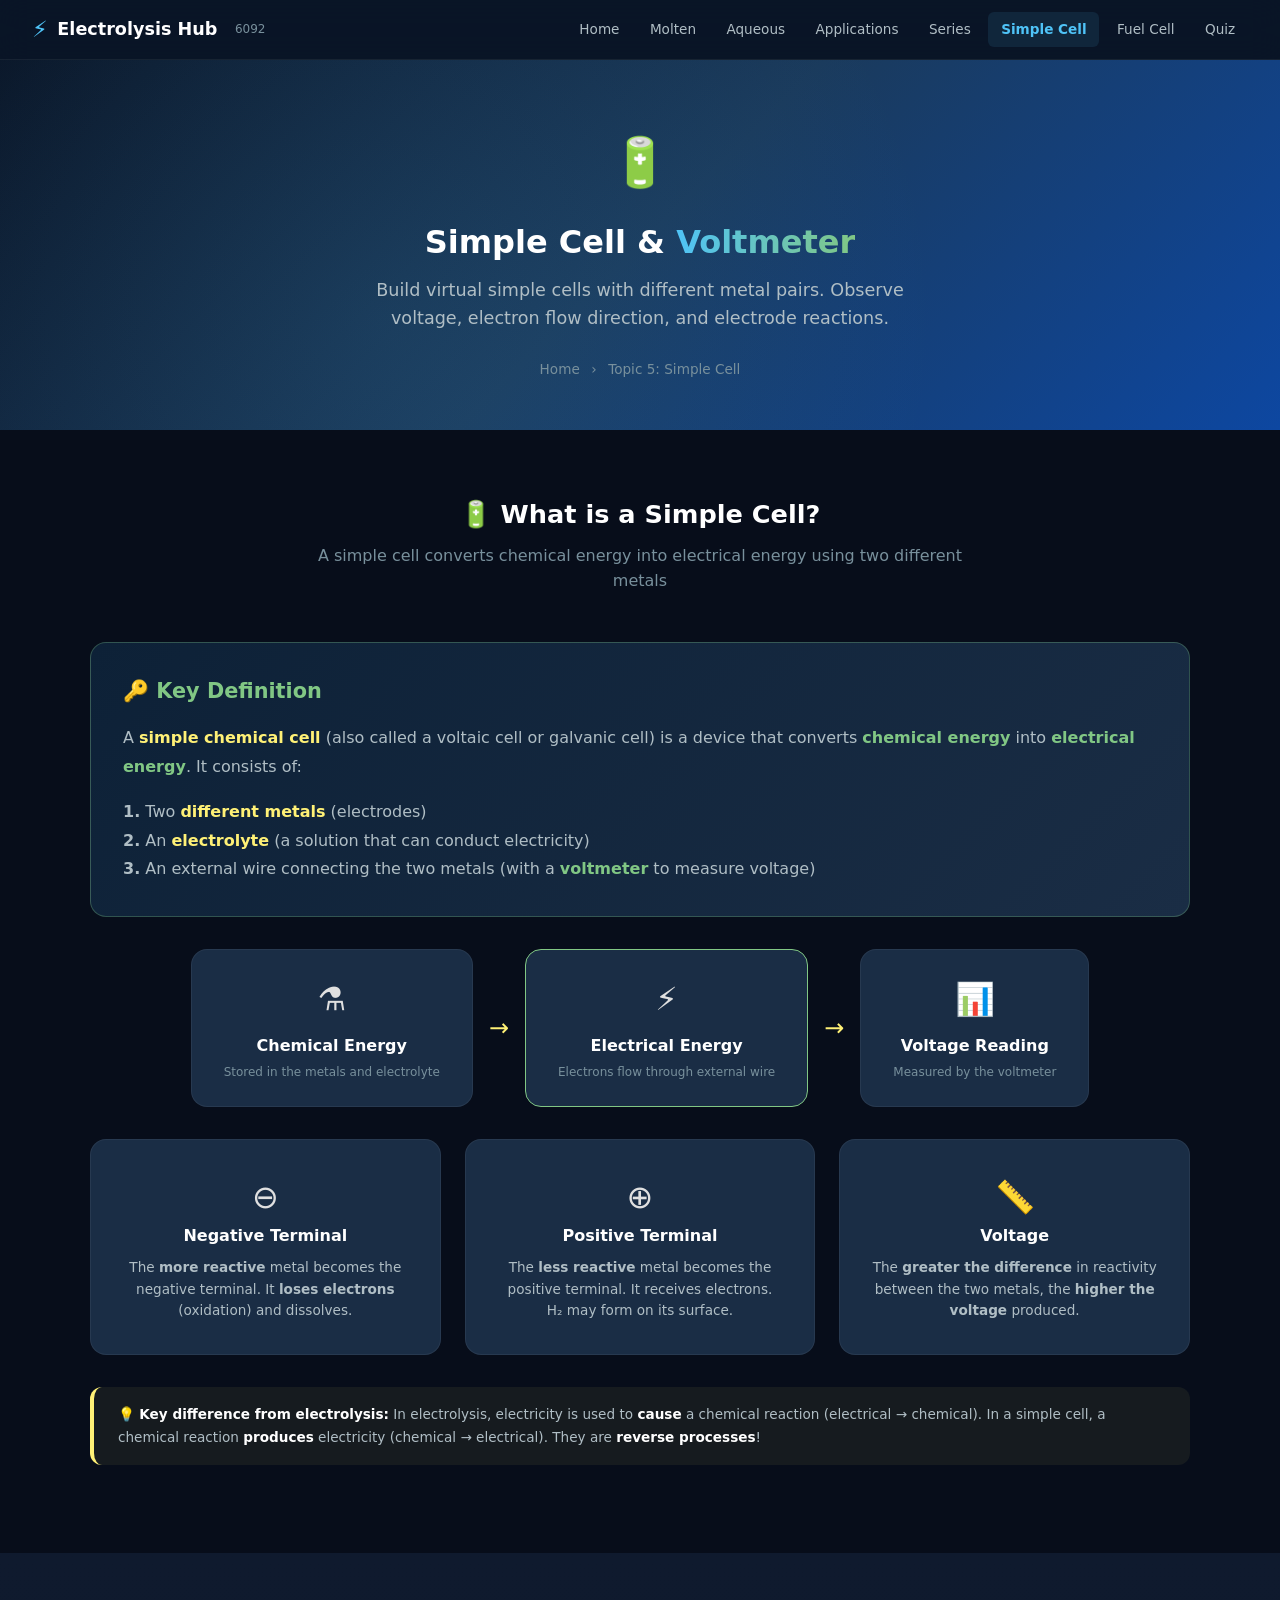
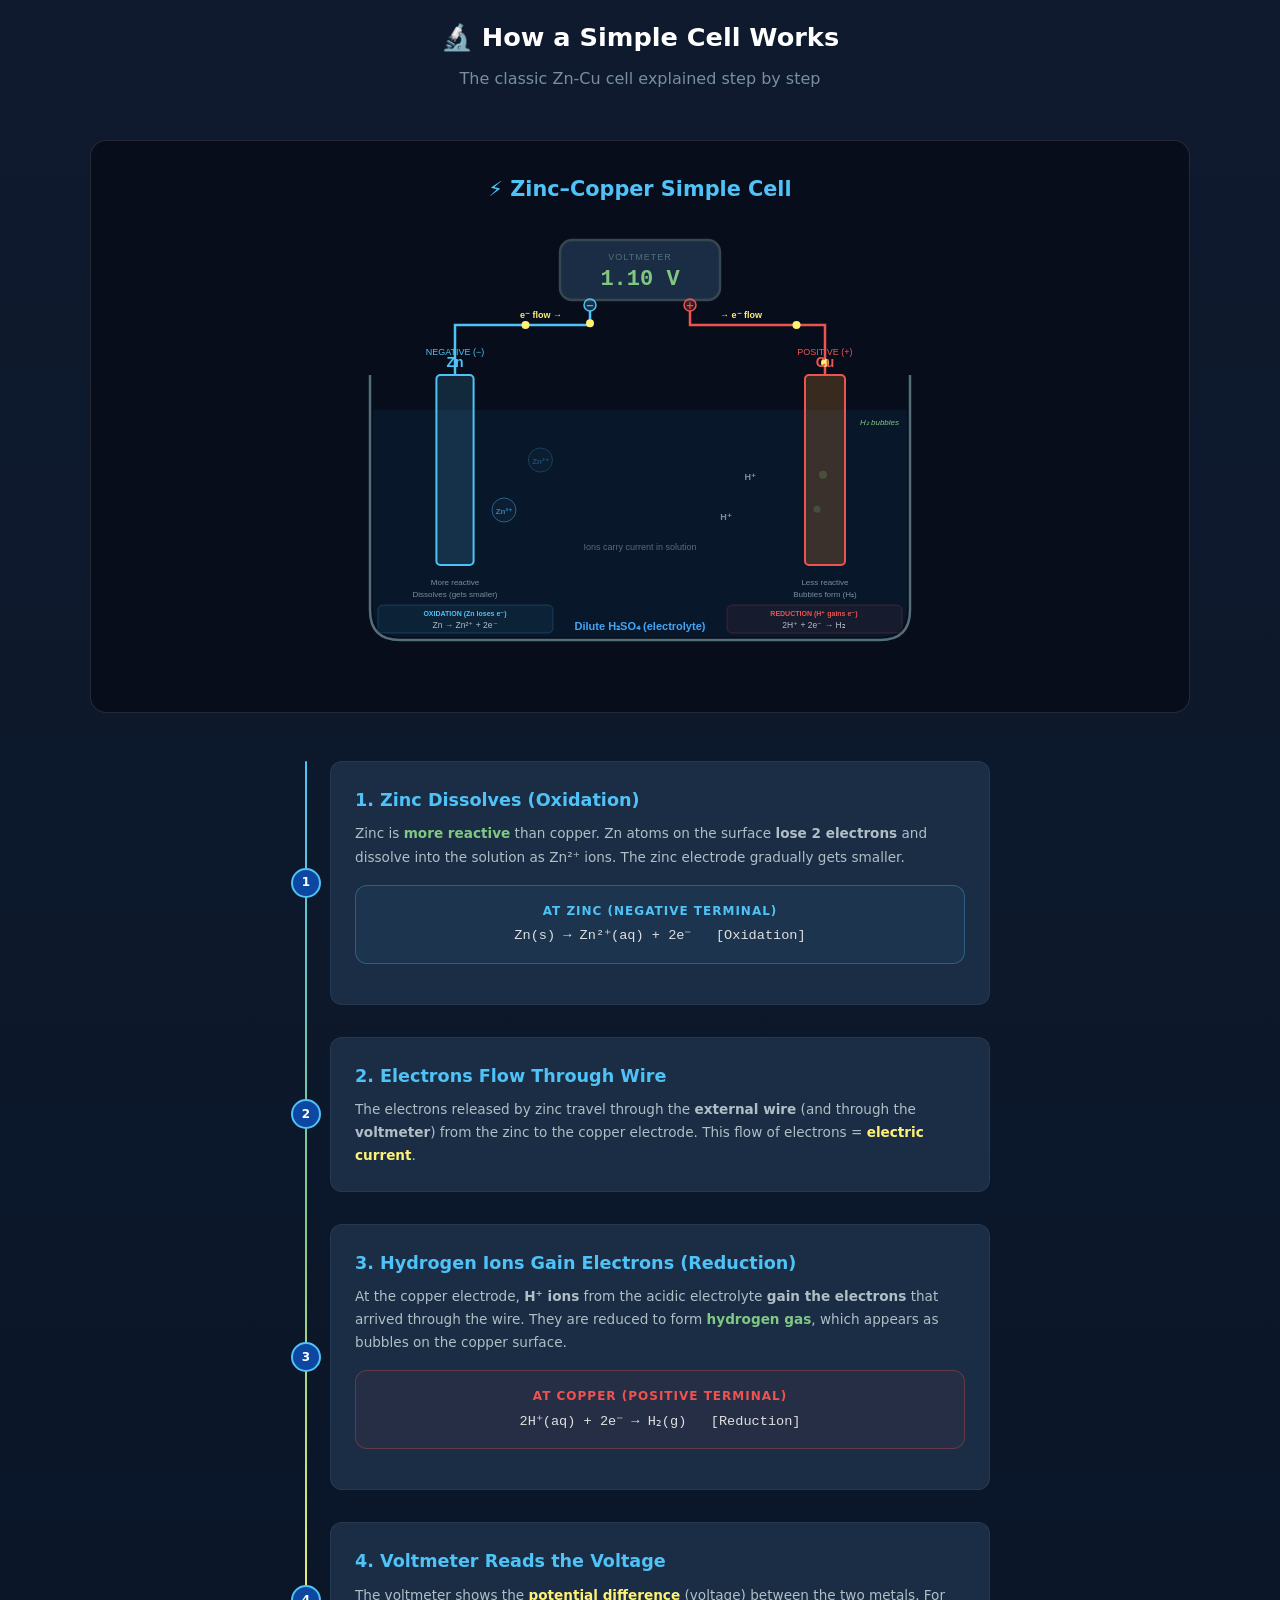
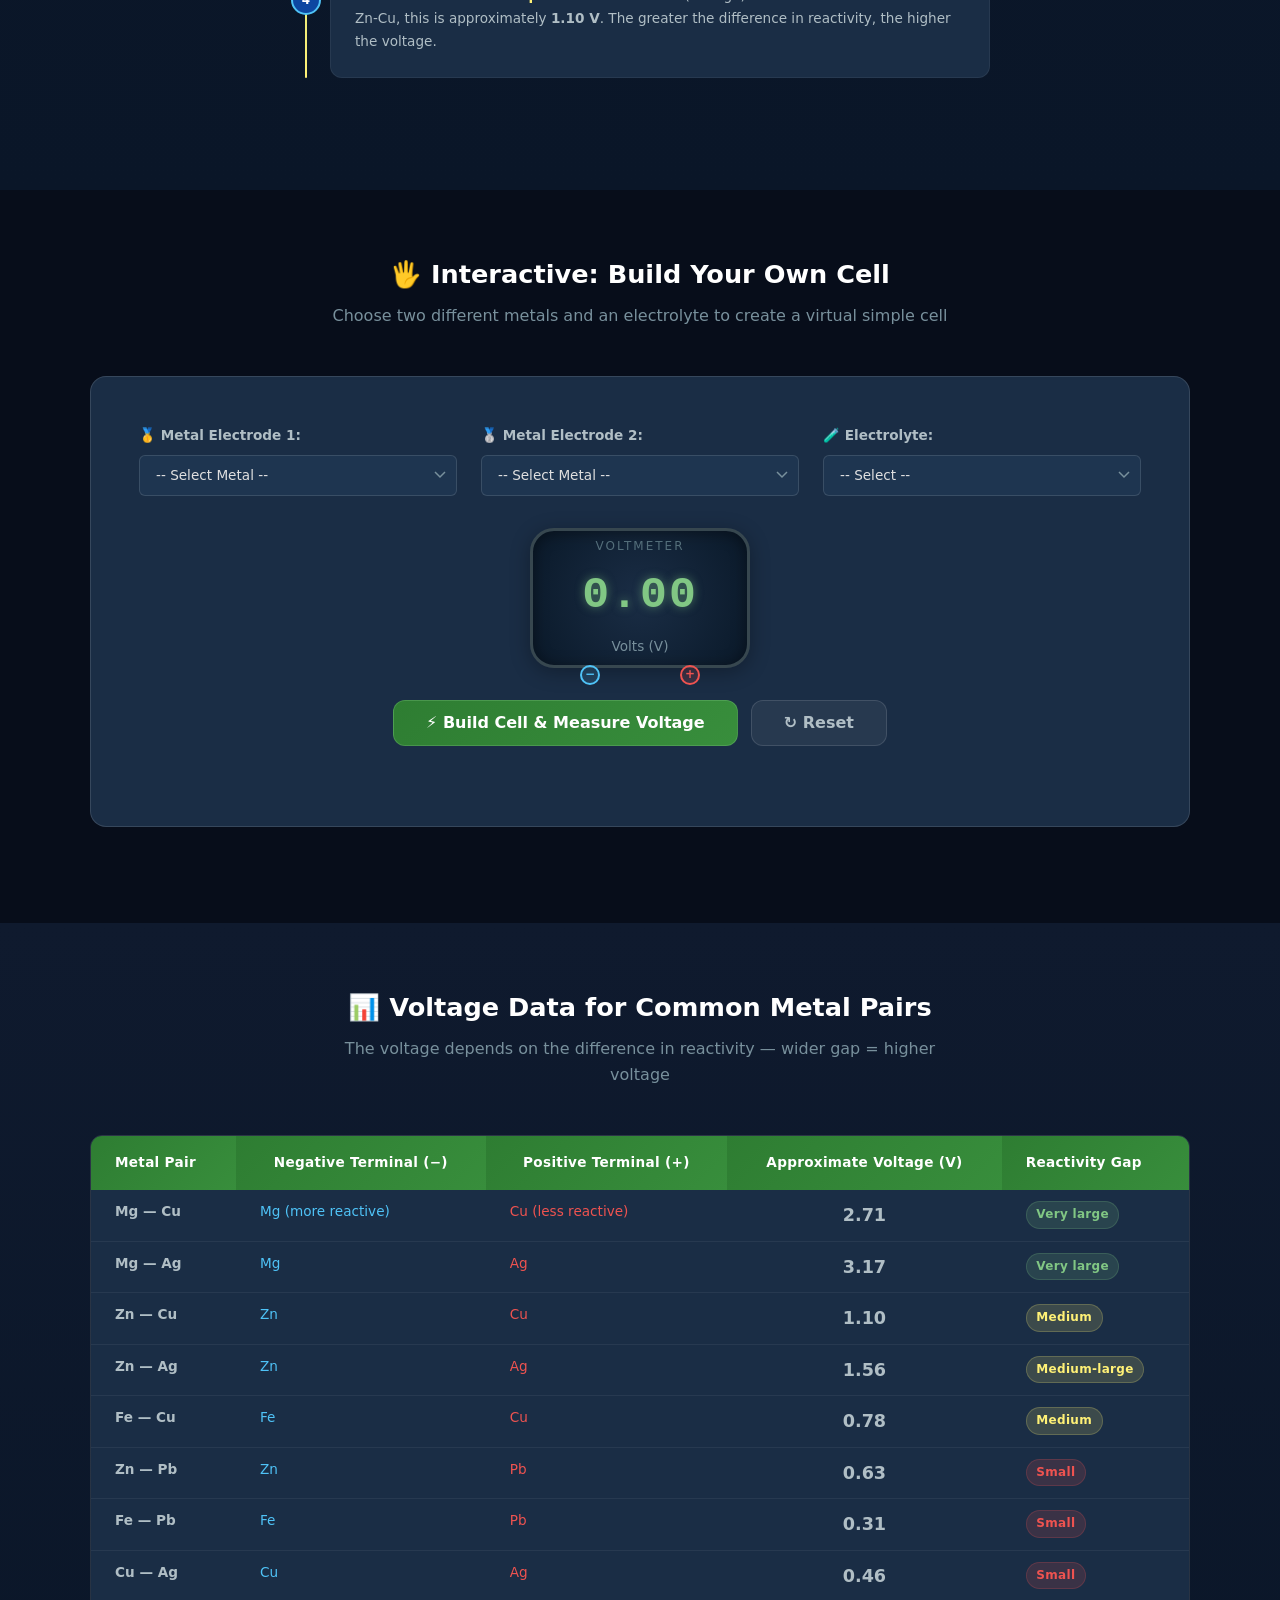
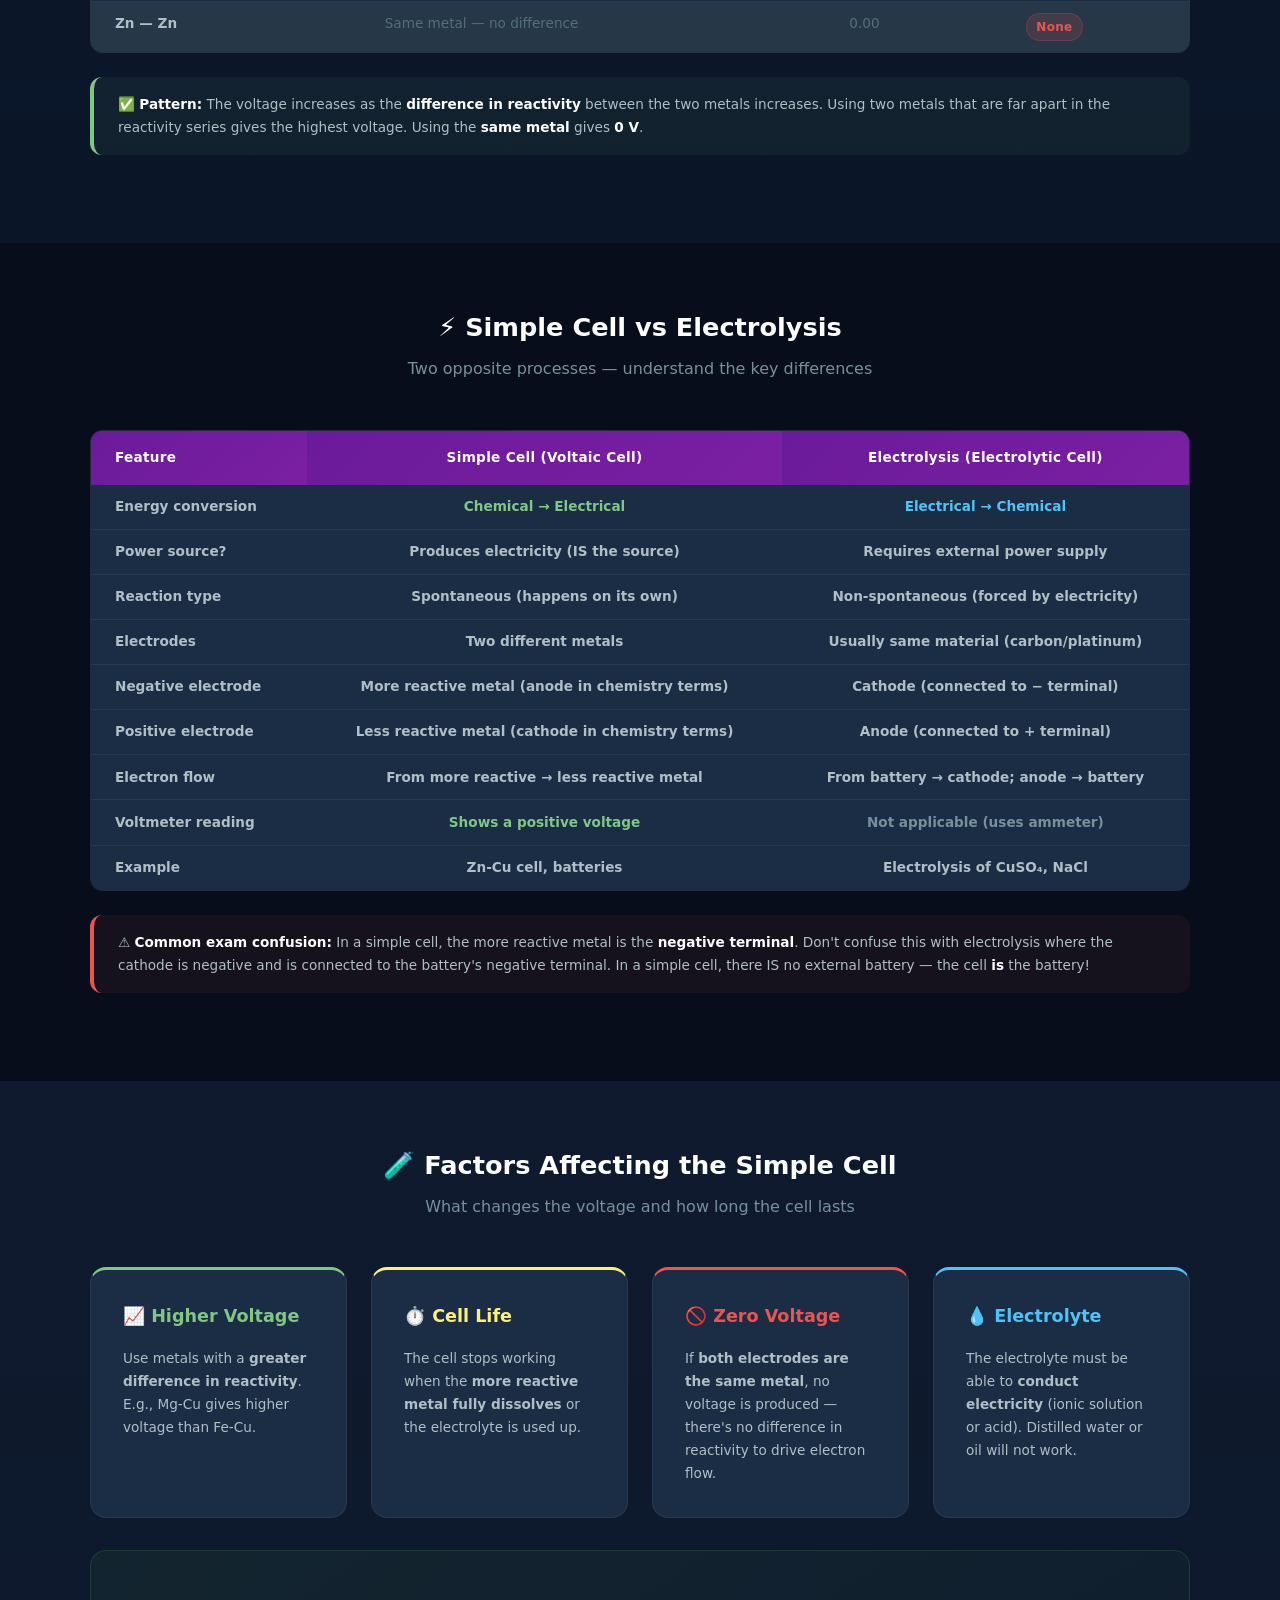
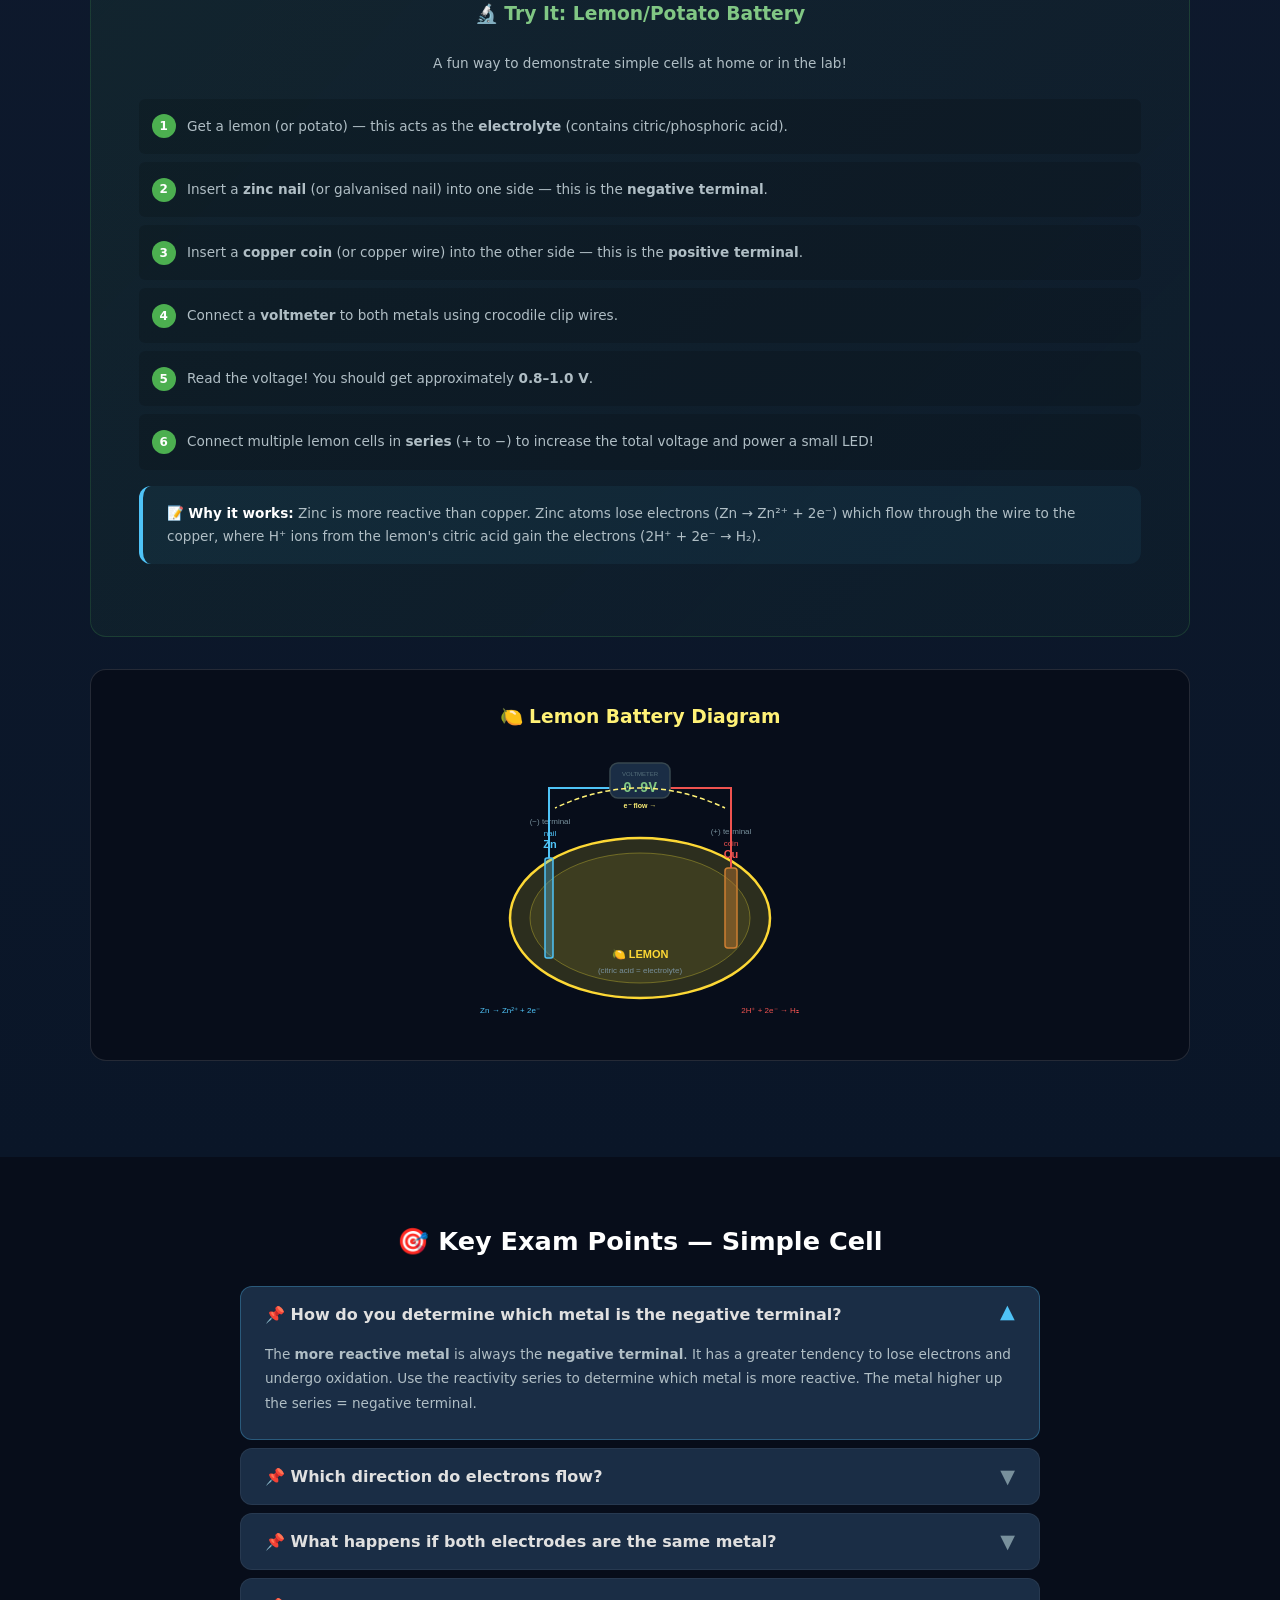
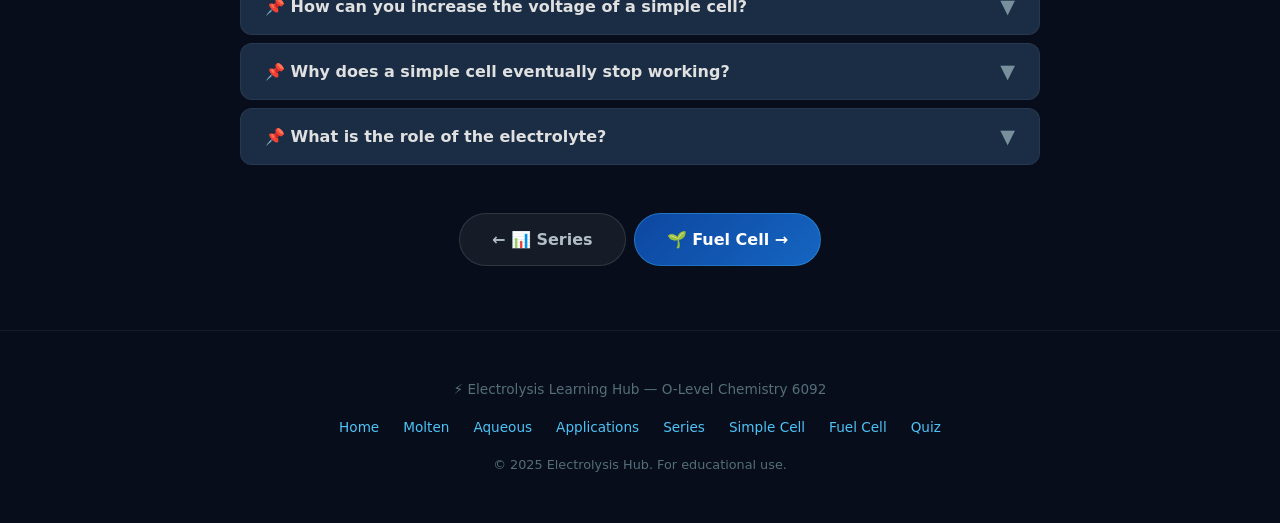
<file: simple-cell.html>
<!DOCTYPE html>
<html lang="en">
<head>
    <meta charset="UTF-8">
    <meta name="viewport" content="width=device-width, initial-scale=1.0">
    <title>Simple Cell & Voltmeter | Electrolysis Hub</title>
    <link rel="stylesheet" href="styles.css">
    <style>
        /* ===== SIMPLE CELL PAGE STYLES ===== */

        /* Cell builder workspace */
        .cell-builder {
            background: var(--bg-card);
            border: 1px solid var(--border-light);
            border-radius: var(--radius-lg);
            padding: var(--space-2xl);
            margin: var(--space-xl) 0;
        }

        .cell-builder h3 {
            color: var(--text-white);
            text-align: center;
            margin-bottom: var(--space-lg);
        }

        .builder-controls {
            display: grid;
            grid-template-columns: 1fr 1fr 1fr;
            gap: var(--space-lg);
            margin-bottom: var(--space-xl);
        }

        .builder-controls label {
            display: block;
            color: var(--text-secondary);
            font-size: var(--fs-sm);
            font-weight: 600;
            margin-bottom: var(--space-sm);
        }

        .builder-controls select {
            width: 100%;
            padding: 0.7rem 1rem;
            background: var(--bg-elevated);
            color: var(--text-primary);
            border: 1px solid var(--border-light);
            border-radius: var(--radius-sm);
            font-size: var(--fs-sm);
            font-family: var(--font-main);
            cursor: pointer;
            appearance: none;
            -webkit-appearance: none;
            background-image: url("data:image/svg+xml,%3Csvg xmlns='http://www.w3.org/2000/svg' width='12' height='8' viewBox='0 0 12 8'%3E%3Cpath d='M1 1l5 5 5-5' stroke='%2378909c' stroke-width='1.5' fill='none'/%3E%3C/svg%3E");
            background-repeat: no-repeat;
            background-position: right 10px center;
            padding-right: 2rem;
        }

        .builder-controls select:focus {
            outline: none;
            border-color: var(--blue-light);
            box-shadow: 0 0 0 3px rgba(79, 195, 247, 0.15);
        }

        /* Voltmeter display */
        .voltmeter-display {
            background: radial-gradient(circle at center, #1a2d45, #0a1929);
            border: 3px solid #37474f;
            border-radius: var(--radius-xl);
            width: 220px;
            height: 140px;
            margin: 0 auto var(--space-xl);
            display: flex;
            flex-direction: column;
            align-items: center;
            justify-content: center;
            position: relative;
            box-shadow: inset 0 2px 15px rgba(0,0,0,0.4), 0 4px 20px rgba(0,0,0,0.3);
        }

        .voltmeter-display .vm-label {
            font-size: var(--fs-xs);
            color: var(--text-dim);
            letter-spacing: 2px;
            text-transform: uppercase;
            margin-bottom: var(--space-xs);
        }

        .voltmeter-display .vm-reading {
            font-family: 'Courier New', monospace;
            font-size: 2.8rem;
            font-weight: 800;
            color: var(--green-light);
            text-shadow: 0 0 10px rgba(129, 199, 132, 0.5);
            transition: all 0.5s ease;
            letter-spacing: 2px;
        }

        .voltmeter-display .vm-unit {
            font-size: var(--fs-sm);
            color: var(--text-muted);
            margin-top: var(--space-xs);
        }

        .voltmeter-display .vm-terminals {
            position: absolute;
            bottom: -20px;
            display: flex;
            gap: 80px;
        }

        .vm-terminal {
            width: 20px;
            height: 20px;
            border-radius: 50%;
            border: 2px solid;
            display: flex;
            align-items: center;
            justify-content: center;
            font-size: 12px;
            font-weight: 800;
        }

        .vm-terminal.neg { border-color: var(--blue-light); color: var(--blue-light); background: rgba(79,195,247,0.15); }
        .vm-terminal.pos { border-color: var(--red-light); color: var(--red-light); background: rgba(239,83,80,0.15); }

        /* Cell result display */
        .cell-result {
            display: none;
            animation: fadeTabIn 0.4s ease;
        }

        .cell-result.show { display: block; }

        .cell-result-grid {
            display: grid;
            grid-template-columns: 1fr auto 1fr;
            gap: var(--space-lg);
            align-items: start;
            margin: var(--space-xl) 0;
        }

        .electrode-result {
            background: rgba(0,0,0,0.2);
            border-radius: var(--radius-lg);
            padding: var(--space-xl);
            text-align: center;
        }

        .electrode-result h4 {
            margin-bottom: var(--space-md);
            font-size: var(--fs-md);
        }

        .electrode-result.neg-electrode {
            border-top: 3px solid var(--blue-light);
        }
        .electrode-result.neg-electrode h4 { color: var(--blue-light); }

        .electrode-result.pos-electrode {
            border-top: 3px solid var(--red-light);
        }
        .electrode-result.pos-electrode h4 { color: var(--red-light); }

        .electrode-result .metal-name-big {
            font-size: var(--fs-2xl);
            font-weight: 800;
            color: var(--text-white);
            margin-bottom: var(--space-sm);
        }

        .electrode-result .electrode-role {
            display: inline-block;
            padding: 0.2rem 0.8rem;
            border-radius: var(--radius-full);
            font-size: var(--fs-xs);
            font-weight: 600;
            margin-bottom: var(--space-md);
        }

        .electrode-result.neg-electrode .electrode-role {
            background: rgba(79,195,247,0.15);
            color: var(--blue-light);
        }

        .electrode-result.pos-electrode .electrode-role {
            background: rgba(239,83,80,0.15);
            color: var(--red-light);
        }

        .electrode-result ul {
            text-align: left;
            list-style: none;
        }

        .electrode-result ul li {
            padding: var(--space-xs) 0;
            color: var(--text-secondary);
            font-size: var(--fs-sm);
            line-height: 1.6;
            padding-left: 1rem;
            position: relative;
        }

        .electrode-result ul li::before {
            content: '•';
            position: absolute;
            left: 0;
            color: var(--text-muted);
        }

        .electron-flow-display {
            display: flex;
            flex-direction: column;
            align-items: center;
            justify-content: center;
            gap: var(--space-md);
            padding-top: var(--space-2xl);
        }

        .e-flow-arrow {
            font-size: 2rem;
            color: var(--yellow-light);
            animation: flowPulse 1.5s ease-in-out infinite;
        }

        @keyframes flowPulse {
            0%, 100% { opacity: 0.5; transform: scale(1); }
            50% { opacity: 1; transform: scale(1.15); }
        }

        .e-flow-label {
            color: var(--yellow-light);
            font-size: var(--fs-xs);
            font-weight: 600;
            text-align: center;
            writing-mode: vertical-lr;
            text-orientation: mixed;
            letter-spacing: 1px;
        }

        /* Concept cards row */
        .concept-row {
            display: grid;
            grid-template-columns: repeat(3, 1fr);
            gap: var(--space-lg);
            margin: var(--space-xl) 0;
        }

        .concept-mini-card {
            background: var(--bg-card);
            border: 1px solid var(--border-subtle);
            border-radius: var(--radius-lg);
            padding: var(--space-xl);
            text-align: center;
            transition: all var(--transition-fast);
        }

        .concept-mini-card:hover {
            border-color: var(--border-accent);
            transform: translateY(-2px);
        }

        .concept-mini-card .cmc-icon {
            font-size: 2rem;
            margin-bottom: var(--space-md);
        }

        .concept-mini-card h4 {
            color: var(--text-white);
            font-size: var(--fs-base);
            margin-bottom: var(--space-sm);
        }

        .concept-mini-card p {
            color: var(--text-secondary);
            font-size: var(--fs-sm);
            line-height: 1.6;
        }

        /* Energy conversion diagram */
        .energy-flow {
            display: flex;
            align-items: center;
            justify-content: center;
            gap: var(--space-md);
            margin: var(--space-xl) 0;
            flex-wrap: wrap;
        }

        .energy-box {
            background: var(--bg-card);
            border: 1px solid var(--border-subtle);
            border-radius: var(--radius-lg);
            padding: var(--space-lg) var(--space-xl);
            text-align: center;
            min-width: 160px;
        }

        .energy-box .e-icon { font-size: 2rem; margin-bottom: var(--space-sm); }
        .energy-box h5 { color: var(--text-white); font-size: var(--fs-base); margin-bottom: var(--space-xs); }
        .energy-box p { color: var(--text-muted); font-size: var(--fs-xs); }

        .energy-arrow {
            font-size: 1.5rem;
            color: var(--yellow-light);
        }

        /* Voltage table styling */
        .voltage-highlight {
            color: var(--green-light);
            font-weight: 700;
            font-size: var(--fs-md);
        }

        /* Comparison: simple cell vs electrolysis */
        .vs-table td.vs-cell { text-align: center; font-weight: 600; }

        /* Quick experiment card */
        .experiment-card {
            background: linear-gradient(135deg, rgba(76,175,80,0.08), rgba(76,175,80,0.03));
            border: 1px solid rgba(76,175,80,0.2);
            border-radius: var(--radius-lg);
            padding: var(--space-2xl);
            margin: var(--space-xl) 0;
        }

        .experiment-card h3 {
            color: var(--green-light);
            margin-bottom: var(--space-lg);
            text-align: center;
        }

        .experiment-steps {
            counter-reset: exp-step;
            list-style: none;
        }

        .experiment-steps li {
            counter-increment: exp-step;
            padding: var(--space-md) var(--space-lg);
            padding-left: 3rem;
            position: relative;
            color: var(--text-secondary);
            font-size: var(--fs-sm);
            line-height: 1.7;
            margin-bottom: var(--space-sm);
            background: rgba(0,0,0,0.15);
            border-radius: var(--radius-sm);
        }

        .experiment-steps li::before {
            content: counter(exp-step);
            position: absolute;
            left: 0.8rem;
            top: 50%;
            transform: translateY(-50%);
            width: 24px;
            height: 24px;
            background: var(--green-primary);
            color: #fff;
            font-size: var(--fs-xs);
            font-weight: 700;
            border-radius: 50%;
            display: flex;
            align-items: center;
            justify-content: center;
        }

        /* Lemon battery fun visual */
        .fun-visual {
            background: var(--bg-darkest);
            border: 1px solid var(--border-light);
            border-radius: var(--radius-lg);
            padding: var(--space-xl);
            text-align: center;
            margin: var(--space-xl) 0;
        }

        /* Responsive */
        @media (max-width: 768px) {
            .builder-controls {
                grid-template-columns: 1fr;
            }
            .cell-result-grid {
                grid-template-columns: 1fr;
            }
            .electron-flow-display {
                flex-direction: row;
                padding-top: 0;
            }
            .e-flow-label {
                writing-mode: horizontal-tb;
            }
            .e-flow-arrow { transform: rotate(90deg); }
            .concept-row {
                grid-template-columns: 1fr;
            }
            .voltmeter-display {
                width: 180px;
                height: 120px;
            }
            .voltmeter-display .vm-reading {
                font-size: 2rem;
            }
        }
    </style>
</head>
<body>

    <!-- ===== NAVIGATION ===== -->
    <nav class="top-nav" id="topNav">
        <a href="index.html" class="nav-brand">
            <span class="brand-icon">⚡</span>
            <span class="brand-text">Electrolysis Hub</span>
            <span class="brand-sub">6092</span>
        </a>
        <button class="nav-toggle" id="navToggle" aria-label="Toggle navigation">
            <span></span><span></span><span></span>
        </button>
        <div class="nav-links" id="navLinks">
            <a href="index.html">Home</a>
            <a href="molten.html">Molten</a>
            <a href="aqueous.html">Aqueous</a>
            <a href="applications.html">Applications</a>
            <a href="electrochemical.html">Series</a>
            <a href="simple-cell.html" class="active">Simple Cell</a>
            <a href="fuel-cell.html">Fuel Cell</a>
            <a href="quiz.html">Quiz</a>
        </div>
    </nav>

    <div class="page-wrapper">

        <!-- ===== PAGE HEADER ===== -->
        <header class="page-header">
            <span class="header-icon">🔋</span>
            <h1>Simple Cell &amp; <span>Voltmeter</span></h1>
            <p class="header-desc">
                Build virtual simple cells with different metal pairs. Observe voltage, 
                electron flow direction, and electrode reactions.
            </p>
            <div class="breadcrumb">
                <a href="index.html">Home</a>
                <span class="sep">›</span>
                <span>Topic 5: Simple Cell</span>
            </div>
        </header>

        <!-- ===== SECTION 1: WHAT IS A SIMPLE CELL ===== -->
        <section class="section">
            <div class="content-wrapper">
                <h2 class="section-title">🔋 What is a Simple Cell?</h2>
                <p class="section-subtitle">
                    A simple cell converts chemical energy into electrical energy using two different metals
                </p>

                <div class="info-box green">
                    <h3>🔑 Key Definition</h3>
                    <p>
                        A <span class="highlight">simple chemical cell</span> (also called a voltaic cell or galvanic cell) 
                        is a device that converts <span class="term">chemical energy</span> into 
                        <span class="term">electrical energy</span>. It consists of:
                    </p>
                    <p>
                        <strong>1.</strong> Two <span class="highlight">different metals</span> (electrodes)<br>
                        <strong>2.</strong> An <span class="highlight">electrolyte</span> (a solution that can conduct electricity)<br>
                        <strong>3.</strong> An external wire connecting the two metals (with a <span class="term">voltmeter</span> to measure voltage)
                    </p>
                </div>

                <!-- Energy conversion -->
                <div class="energy-flow">
                    <div class="energy-box">
                        <div class="e-icon">⚗️</div>
                        <h5>Chemical Energy</h5>
                        <p>Stored in the metals and electrolyte</p>
                    </div>
                    <span class="energy-arrow">→</span>
                    <div class="energy-box" style="border-color: var(--green-light);">
                        <div class="e-icon">⚡</div>
                        <h5>Electrical Energy</h5>
                        <p>Electrons flow through external wire</p>
                    </div>
                    <span class="energy-arrow">→</span>
                    <div class="energy-box">
                        <div class="e-icon">📊</div>
                        <h5>Voltage Reading</h5>
                        <p>Measured by the voltmeter</p>
                    </div>
                </div>

                <!-- Key concepts row -->
                <div class="concept-row">
                    <div class="concept-mini-card">
                        <span class="cmc-icon">⊖</span>
                        <h4>Negative Terminal</h4>
                        <p>The <strong>more reactive</strong> metal becomes the negative terminal. It <strong>loses electrons</strong> (oxidation) and dissolves.</p>
                    </div>
                    <div class="concept-mini-card">
                        <span class="cmc-icon">⊕</span>
                        <h4>Positive Terminal</h4>
                        <p>The <strong>less reactive</strong> metal becomes the positive terminal. It receives electrons. H₂ may form on its surface.</p>
                    </div>
                    <div class="concept-mini-card">
                        <span class="cmc-icon">📏</span>
                        <h4>Voltage</h4>
                        <p>The <strong>greater the difference</strong> in reactivity between the two metals, the <strong>higher the voltage</strong> produced.</p>
                    </div>
                </div>

                <div class="callout callout-tip">
                    💡 <strong>Key difference from electrolysis:</strong> In electrolysis, electricity is used to 
                    <strong>cause</strong> a chemical reaction (electrical → chemical). In a simple cell, a chemical 
                    reaction <strong>produces</strong> electricity (chemical → electrical). They are <strong>reverse processes</strong>!
                </div>
            </div>
        </section>

        <!-- ===== SECTION 2: ANIMATED DIAGRAM ===== -->
        <section class="section section-alt">
            <div class="content-wrapper">
                <h2 class="section-title">🔬 How a Simple Cell Works</h2>
                <p class="section-subtitle">The classic Zn-Cu cell explained step by step</p>

                <div class="diagram-wrapper">
                    <h3>⚡ Zinc–Copper Simple Cell</h3>
                    <svg viewBox="0 0 700 450" xmlns="http://www.w3.org/2000/svg" style="max-width: 700px; margin: 0 auto;">
                        <!-- Voltmeter -->
                        <rect x="270" y="10" width="160" height="60" rx="12" fill="#1a2d45" stroke="#37474f" stroke-width="2.5"/>
                        <text x="350" y="30" text-anchor="middle" fill="#546e7a" font-size="9" font-family="Arial" letter-spacing="1">VOLTMETER</text>
                        <text x="350" y="55" text-anchor="middle" fill="#81c784" font-size="22" font-weight="800" font-family="Courier New">1.10 V</text>
                        <!-- Voltmeter terminals -->
                        <circle cx="300" cy="75" r="6" fill="rgba(79,195,247,0.2)" stroke="#4fc3f7" stroke-width="1.5"/>
                        <text x="300" y="79" text-anchor="middle" fill="#4fc3f7" font-size="10" font-weight="bold">−</text>
                        <circle cx="400" cy="75" r="6" fill="rgba(239,83,80,0.2)" stroke="#ef5350" stroke-width="1.5"/>
                        <text x="400" y="79" text-anchor="middle" fill="#ef5350" font-size="10" font-weight="bold">+</text>

                        <!-- Wires -->
                        <path d="M300 81 L300 95 L165 95 L165 145" stroke="#4fc3f7" stroke-width="2.5" fill="none"/>
                        <path d="M400 81 L400 95 L535 95 L535 145" stroke="#ef5350" stroke-width="2.5" fill="none"/>

                        <!-- Electron flow arrows on wire -->
                        <circle r="4" fill="#fff176">
                            <animateMotion dur="3s" repeatCount="indefinite" path="M165,145 L165,95 L300,95 L300,81"/>
                        </circle>
                        <circle r="4" fill="#fff176">
                            <animateMotion dur="3s" repeatCount="indefinite" begin="1s" path="M165,145 L165,95 L300,95 L300,81"/>
                        </circle>
                        <!-- Continue through voltmeter to Cu -->
                        <circle r="4" fill="#fff176">
                            <animateMotion dur="3s" repeatCount="indefinite" path="M400,81 L400,95 L535,95 L535,145"/>
                        </circle>
                        <circle r="4" fill="#fff176">
                            <animateMotion dur="3s" repeatCount="indefinite" begin="1s" path="M400,81 L400,95 L535,95 L535,145"/>
                        </circle>

                        <!-- e⁻ flow label -->
                        <text x="230" y="88" fill="#fff176" font-size="9" font-weight="bold" font-family="Arial">e⁻ flow →</text>
                        <text x="430" y="88" fill="#fff176" font-size="9" font-weight="bold" font-family="Arial">→ e⁻ flow</text>

                        <!-- Beaker -->
                        <path d="M80 145 L80 380 Q80 410 110 410 L590 410 Q620 410 620 380 L620 145" stroke="#546e7a" stroke-width="2.5" fill="none"/>

                        <!-- Electrolyte -->
                        <path d="M83 180 L83 378 Q83 407 110 407 L590 407 Q617 407 617 378 L617 180 Z" fill="rgba(33,150,243,0.07)"/>
                        <text x="350" y="400" text-anchor="middle" fill="#42a5f5" font-size="11" font-weight="bold" font-family="Arial">Dilute H₂SO₄ (electrolyte)</text>

                        <!-- ZINC ELECTRODE (negative) -->
                        <rect x="145" y="145" width="40" height="190" rx="4" fill="rgba(79,195,247,0.15)" stroke="#4fc3f7" stroke-width="2">
                            <animate attributeName="width" values="40;36;32" dur="8s" repeatCount="indefinite"/>
                            <animate attributeName="x" values="145;147;149" dur="8s" repeatCount="indefinite"/>
                        </rect>
                        <text x="165" y="137" text-anchor="middle" fill="#4fc3f7" font-size="14" font-weight="bold" font-family="Arial">Zn</text>
                        <text x="165" y="125" text-anchor="middle" fill="#4fc3f7" font-size="9" font-family="Arial">NEGATIVE (−)</text>
                        <text x="165" y="355" text-anchor="middle" fill="#78909c" font-size="8" font-family="Arial">More reactive</text>
                        <text x="165" y="367" text-anchor="middle" fill="#78909c" font-size="8" font-family="Arial">Dissolves (gets smaller)</text>

                        <!-- COPPER ELECTRODE (positive) -->
                        <rect x="515" y="145" width="40" height="190" rx="4" fill="rgba(205,127,50,0.25)" stroke="#ef5350" stroke-width="2"/>
                        <text x="535" y="137" text-anchor="middle" fill="#ef5350" font-size="14" font-weight="bold" font-family="Arial">Cu</text>
                        <text x="535" y="125" text-anchor="middle" fill="#ef5350" font-size="9" font-family="Arial">POSITIVE (+)</text>
                        <text x="535" y="355" text-anchor="middle" fill="#78909c" font-size="8" font-family="Arial">Less reactive</text>
                        <text x="535" y="367" text-anchor="middle" fill="#78909c" font-size="8" font-family="Arial">Bubbles form (H₂)</text>

                        <!-- Zn²⁺ ions leaving zinc -->
                        <circle cx="195" cy="230" r="12" fill="rgba(79,195,247,0.15)" stroke="#4fc3f7" stroke-width="1">
                            <animate attributeName="cx" values="185;230;280" dur="4s" repeatCount="indefinite"/>
                            <animate attributeName="opacity" values="0.8;0.4;0" dur="4s" repeatCount="indefinite"/>
                        </circle>
                        <text x="195" y="234" text-anchor="middle" fill="#4fc3f7" font-size="8" font-weight="bold" font-family="Arial">
                            Zn²⁺
                            <animate attributeName="x" values="185;230;280" dur="4s" repeatCount="indefinite"/>
                            <animate attributeName="opacity" values="1;0.5;0" dur="4s" repeatCount="indefinite"/>
                        </text>

                        <circle cx="195" cy="280" r="12" fill="rgba(79,195,247,0.1)" stroke="#4fc3f7" stroke-width="1">
                            <animate attributeName="cx" values="185;240;300" dur="5s" repeatCount="indefinite" begin="1.5s"/>
                            <animate attributeName="opacity" values="0.6;0.3;0" dur="5s" repeatCount="indefinite" begin="1.5s"/>
                        </circle>
                        <text x="195" y="284" text-anchor="middle" fill="#4fc3f7" font-size="8" font-weight="bold" font-family="Arial">
                            Zn²⁺
                            <animate attributeName="x" values="185;240;300" dur="5s" repeatCount="indefinite" begin="1.5s"/>
                            <animate attributeName="opacity" values="0.8;0.4;0" dur="5s" repeatCount="indefinite" begin="1.5s"/>
                        </text>

                        <!-- H₂ bubbles on copper surface -->
                        <circle cx="533" cy="220" r="4" fill="rgba(129,199,132,0.4)">
                            <animate attributeName="cy" values="260;220;180;150" dur="2.5s" repeatCount="indefinite"/>
                            <animate attributeName="opacity" values="0.6;0.4;0.2;0" dur="2.5s" repeatCount="indefinite"/>
                        </circle>
                        <circle cx="540" cy="240" r="3" fill="rgba(129,199,132,0.3)">
                            <animate attributeName="cy" values="270;230;190;155" dur="3s" repeatCount="indefinite"/>
                            <animate attributeName="opacity" values="0.5;0.3;0.1;0" dur="3s" repeatCount="indefinite"/>
                        </circle>
                        <circle cx="527" cy="250" r="3.5" fill="rgba(129,199,132,0.35)">
                            <animate attributeName="cy" values="280;240;200;160" dur="2.8s" repeatCount="indefinite"/>
                            <animate attributeName="opacity" values="0.55;0.35;0.15;0" dur="2.8s" repeatCount="indefinite"/>
                        </circle>
                        <text x="570" y="195" fill="#81c784" font-size="8" font-family="Arial" font-style="italic">H₂ bubbles</text>

                        <!-- H⁺ ions moving to copper -->
                        <text x="400" y="250" fill="#78909c" font-size="9" font-weight="bold" font-family="Arial">
                            H⁺
                            <animate attributeName="x" values="380;430;490" dur="4s" repeatCount="indefinite"/>
                        </text>
                        <text x="370" y="290" fill="#78909c" font-size="9" font-weight="bold" font-family="Arial">
                            H⁺
                            <animate attributeName="x" values="360;420;500" dur="5s" repeatCount="indefinite"/>
                        </text>

                        <!-- Half-equation boxes -->
                        <rect x="88" y="375" width="175" height="28" rx="5" fill="rgba(79,195,247,0.06)" stroke="rgba(79,195,247,0.2)" stroke-width="1"/>
                        <text x="175" y="386" text-anchor="middle" fill="#4fc3f7" font-size="7" font-weight="bold" font-family="Arial">OXIDATION (Zn loses e⁻)</text>
                        <text x="175" y="398" text-anchor="middle" fill="#b0bec5" font-size="8.5" font-family="Arial">Zn → Zn²⁺ + 2e⁻</text>

                        <rect x="437" y="375" width="175" height="28" rx="5" fill="rgba(239,83,80,0.06)" stroke="rgba(239,83,80,0.2)" stroke-width="1"/>
                        <text x="524" y="386" text-anchor="middle" fill="#ef5350" font-size="7" font-weight="bold" font-family="Arial">REDUCTION (H⁺ gains e⁻)</text>
                        <text x="524" y="398" text-anchor="middle" fill="#b0bec5" font-size="8.5" font-family="Arial">2H⁺ + 2e⁻ → H₂</text>

                        <!-- Central label -->
                        <text x="350" y="320" text-anchor="middle" fill="#546e7a" font-size="9" font-family="Arial">Ions carry current in solution</text>
                    </svg>
                </div>

                <!-- Step-by-step process -->
                <div class="steps-timeline" style="max-width: 700px; margin: var(--space-2xl) auto;">
                    <div class="step" data-step="1">
                        <h4>1. Zinc Dissolves (Oxidation)</h4>
                        <p>Zinc is <span class="term">more reactive</span> than copper. Zn atoms on the surface 
                        <strong>lose 2 electrons</strong> and dissolve into the solution as Zn²⁺ ions. The zinc electrode 
                        gradually gets smaller.</p>
                        <div class="equation-block cathode" style="border-color: rgba(79,195,247,0.3); background: rgba(79,195,247,0.05);">
                            <span class="label" style="color: var(--blue-light);">At Zinc (Negative Terminal)</span>
                            Zn(s) → Zn²⁺(aq) + 2e⁻ &nbsp; [Oxidation]
                        </div>
                    </div>
                    <div class="step" data-step="2">
                        <h4>2. Electrons Flow Through Wire</h4>
                        <p>The electrons released by zinc travel through the <strong>external wire</strong> 
                        (and through the <strong>voltmeter</strong>) from the zinc to the copper electrode. 
                        This flow of electrons = <span class="highlight">electric current</span>.</p>
                    </div>
                    <div class="step" data-step="3">
                        <h4>3. Hydrogen Ions Gain Electrons (Reduction)</h4>
                        <p>At the copper electrode, <strong>H⁺ ions</strong> from the acidic electrolyte 
                        <strong>gain the electrons</strong> that arrived through the wire. They are reduced 
                        to form <span class="term">hydrogen gas</span>, which appears as bubbles on the copper surface.</p>
                        <div class="equation-block anode" style="border-color: rgba(239,83,80,0.3); background: rgba(239,83,80,0.05);">
                            <span class="label" style="color: var(--red-light);">At Copper (Positive Terminal)</span>
                            2H⁺(aq) + 2e⁻ → H₂(g) &nbsp; [Reduction]
                        </div>
                    </div>
                    <div class="step" data-step="4">
                        <h4>4. Voltmeter Reads the Voltage</h4>
                        <p>The voltmeter shows the <span class="highlight">potential difference</span> (voltage) 
                        between the two metals. For Zn-Cu, this is approximately <strong>1.10 V</strong>. 
                        The greater the difference in reactivity, the higher the voltage.</p>
                    </div>
                </div>
            </div>
        </section>

        <!-- ===== SECTION 3: INTERACTIVE CELL BUILDER ===== -->
        <section class="section" id="builder-section">
            <div class="content-wrapper">
                <h2 class="section-title">🖐️ Interactive: Build Your Own Cell</h2>
                <p class="section-subtitle">Choose two different metals and an electrolyte to create a virtual simple cell</p>

                <div class="cell-builder">
                    <div class="builder-controls">
                        <div>
                            <label>🥇 Metal Electrode 1:</label>
                            <select id="metal1">
                                <option value="">-- Select Metal --</option>
                                <option value="K">Potassium (K)</option>
                                <option value="Na">Sodium (Na)</option>
                                <option value="Ca">Calcium (Ca)</option>
                                <option value="Mg">Magnesium (Mg)</option>
                                <option value="Al">Aluminium (Al)</option>
                                <option value="Zn">Zinc (Zn)</option>
                                <option value="Fe">Iron (Fe)</option>
                                <option value="Pb">Lead (Pb)</option>
                                <option value="Cu">Copper (Cu)</option>
                                <option value="Ag">Silver (Ag)</option>
                            </select>
                        </div>
                        <div>
                            <label>🥈 Metal Electrode 2:</label>
                            <select id="metal2">
                                <option value="">-- Select Metal --</option>
                                <option value="K">Potassium (K)</option>
                                <option value="Na">Sodium (Na)</option>
                                <option value="Ca">Calcium (Ca)</option>
                                <option value="Mg">Magnesium (Mg)</option>
                                <option value="Al">Aluminium (Al)</option>
                                <option value="Zn">Zinc (Zn)</option>
                                <option value="Fe">Iron (Fe)</option>
                                <option value="Pb">Lead (Pb)</option>
                                <option value="Cu">Copper (Cu)</option>
                                <option value="Ag">Silver (Ag)</option>
                            </select>
                        </div>
                        <div>
                            <label>🧪 Electrolyte:</label>
                            <select id="electrolyte">
                                <option value="">-- Select --</option>
                                <option value="H2SO4">Dilute H₂SO₄</option>
                                <option value="NaCl">NaCl(aq)</option>
                                <option value="CuSO4">CuSO₄(aq)</option>
                            </select>
                        </div>
                    </div>

                    <!-- Voltmeter -->
                    <div class="voltmeter-display" id="voltmeterDisp">
                        <span class="vm-label">Voltmeter</span>
                        <span class="vm-reading" id="vmReading">0.00</span>
                        <span class="vm-unit">Volts (V)</span>
                        <div class="vm-terminals">
                            <div class="vm-terminal neg">−</div>
                            <div class="vm-terminal pos">+</div>
                        </div>
                    </div>

                    <div style="text-align: center; margin: var(--space-xl) 0;">
                        <button class="btn btn-success btn-lg" id="buildCellBtn">⚡ Build Cell &amp; Measure Voltage</button>
                        <button class="btn btn-secondary btn-lg" id="resetCellBtn" style="margin-left: var(--space-sm);">↻ Reset</button>
                    </div>

                    <!-- Cell result -->
                    <div class="cell-result" id="cellResult">
                        <div class="cell-result-grid" id="cellResultGrid">
                            <!-- Filled by JS -->
                        </div>
                        <div id="cellEquations"></div>
                        <div id="cellExplanation"></div>
                    </div>
                </div>
            </div>
        </section>

        <!-- ===== SECTION 4: VOLTAGE DATA TABLE ===== -->
        <section class="section section-alt">
            <div class="content-wrapper">
                <h2 class="section-title">📊 Voltage Data for Common Metal Pairs</h2>
                <p class="section-subtitle">
                    The voltage depends on the difference in reactivity — wider gap = higher voltage
                </p>

                <div class="data-table-wrapper">
                    <table class="data-table green-header">
                        <thead>
                            <tr>
                                <th>Metal Pair</th>
                                <th class="center">Negative Terminal (−)</th>
                                <th class="center">Positive Terminal (+)</th>
                                <th class="center">Approximate Voltage (V)</th>
                                <th>Reactivity Gap</th>
                            </tr>
                        </thead>
                        <tbody>
                            <tr>
                                <td><strong>Mg — Cu</strong></td>
                                <td style="color: var(--blue-light);">Mg (more reactive)</td>
                                <td style="color: var(--red-light);">Cu (less reactive)</td>
                                <td class="voltage-highlight" style="text-align: center;">2.71</td>
                                <td><span class="tag tag-green">Very large</span></td>
                            </tr>
                            <tr>
                                <td><strong>Mg — Ag</strong></td>
                                <td style="color: var(--blue-light);">Mg</td>
                                <td style="color: var(--red-light);">Ag</td>
                                <td class="voltage-highlight" style="text-align: center;">3.17</td>
                                <td><span class="tag tag-green">Very large</span></td>
                            </tr>
                            <tr>
                                <td><strong>Zn — Cu</strong></td>
                                <td style="color: var(--blue-light);">Zn</td>
                                <td style="color: var(--red-light);">Cu</td>
                                <td class="voltage-highlight" style="text-align: center;">1.10</td>
                                <td><span class="tag tag-yellow">Medium</span></td>
                            </tr>
                            <tr>
                                <td><strong>Zn — Ag</strong></td>
                                <td style="color: var(--blue-light);">Zn</td>
                                <td style="color: var(--red-light);">Ag</td>
                                <td class="voltage-highlight" style="text-align: center;">1.56</td>
                                <td><span class="tag tag-yellow">Medium-large</span></td>
                            </tr>
                            <tr>
                                <td><strong>Fe — Cu</strong></td>
                                <td style="color: var(--blue-light);">Fe</td>
                                <td style="color: var(--red-light);">Cu</td>
                                <td class="voltage-highlight" style="text-align: center;">0.78</td>
                                <td><span class="tag tag-yellow">Medium</span></td>
                            </tr>
                            <tr>
                                <td><strong>Zn — Pb</strong></td>
                                <td style="color: var(--blue-light);">Zn</td>
                                <td style="color: var(--red-light);">Pb</td>
                                <td class="voltage-highlight" style="text-align: center;">0.63</td>
                                <td><span class="tag tag-red">Small</span></td>
                            </tr>
                            <tr>
                                <td><strong>Fe — Pb</strong></td>
                                <td style="color: var(--blue-light);">Fe</td>
                                <td style="color: var(--red-light);">Pb</td>
                                <td class="voltage-highlight" style="text-align: center;">0.31</td>
                                <td><span class="tag tag-red">Small</span></td>
                            </tr>
                            <tr>
                                <td><strong>Cu — Ag</strong></td>
                                <td style="color: var(--blue-light);">Cu</td>
                                <td style="color: var(--red-light);">Ag</td>
                                <td class="voltage-highlight" style="text-align: center;">0.46</td>
                                <td><span class="tag tag-red">Small</span></td>
                            </tr>
                            <tr style="background: rgba(255,241,118,0.05);">
                                <td><strong>Zn — Zn</strong></td>
                                <td colspan="2" style="text-align: center; color: var(--text-dim);">Same metal — no difference</td>
                                <td style="text-align: center; color: var(--text-dim);">0.00</td>
                                <td><span class="tag tag-red">None</span></td>
                            </tr>
                        </tbody>
                    </table>
                </div>

                <div class="callout callout-success">
                    ✅ <strong>Pattern:</strong> The voltage increases as the <strong>difference in reactivity</strong> 
                    between the two metals increases. Using two metals that are far apart in the reactivity 
                    series gives the highest voltage. Using the <strong>same metal</strong> gives <strong>0 V</strong>.
                </div>
            </div>
        </section>

        <!-- ===== SECTION 5: CELL vs ELECTROLYSIS COMPARISON ===== -->
        <section class="section">
            <div class="content-wrapper">
                <h2 class="section-title">⚡ Simple Cell vs Electrolysis</h2>
                <p class="section-subtitle">Two opposite processes — understand the key differences</p>

                <div class="data-table-wrapper">
                    <table class="data-table purple-header vs-table">
                        <thead>
                            <tr>
                                <th>Feature</th>
                                <th class="center">Simple Cell (Voltaic Cell)</th>
                                <th class="center">Electrolysis (Electrolytic Cell)</th>
                            </tr>
                        </thead>
                        <tbody>
                            <tr>
                                <td><strong>Energy conversion</strong></td>
                                <td class="vs-cell" style="color: var(--green-light);">Chemical → Electrical</td>
                                <td class="vs-cell" style="color: var(--blue-light);">Electrical → Chemical</td>
                            </tr>
                            <tr>
                                <td><strong>Power source?</strong></td>
                                <td class="vs-cell">Produces electricity (IS the source)</td>
                                <td class="vs-cell">Requires external power supply</td>
                            </tr>
                            <tr>
                                <td><strong>Reaction type</strong></td>
                                <td class="vs-cell">Spontaneous (happens on its own)</td>
                                <td class="vs-cell">Non-spontaneous (forced by electricity)</td>
                            </tr>
                            <tr>
                                <td><strong>Electrodes</strong></td>
                                <td class="vs-cell">Two different metals</td>
                                <td class="vs-cell">Usually same material (carbon/platinum)</td>
                            </tr>
                            <tr>
                                <td><strong>Negative electrode</strong></td>
                                <td class="vs-cell">More reactive metal (anode in chemistry terms)</td>
                                <td class="vs-cell">Cathode (connected to − terminal)</td>
                            </tr>
                            <tr>
                                <td><strong>Positive electrode</strong></td>
                                <td class="vs-cell">Less reactive metal (cathode in chemistry terms)</td>
                                <td class="vs-cell">Anode (connected to + terminal)</td>
                            </tr>
                            <tr>
                                <td><strong>Electron flow</strong></td>
                                <td class="vs-cell">From more reactive → less reactive metal</td>
                                <td class="vs-cell">From battery → cathode; anode → battery</td>
                            </tr>
                            <tr>
                                <td><strong>Voltmeter reading</strong></td>
                                <td class="vs-cell" style="color: var(--green-light);">Shows a positive voltage</td>
                                <td class="vs-cell" style="color: var(--text-muted);">Not applicable (uses ammeter)</td>
                            </tr>
                            <tr>
                                <td><strong>Example</strong></td>
                                <td class="vs-cell">Zn-Cu cell, batteries</td>
                                <td class="vs-cell">Electrolysis of CuSO₄, NaCl</td>
                            </tr>
                        </tbody>
                    </table>
                </div>

                <div class="callout callout-warning">
                    ⚠️ <strong>Common exam confusion:</strong> In a simple cell, the more reactive metal 
                    is the <strong>negative terminal</strong>. Don't confuse this with electrolysis where the 
                    cathode is negative and is connected to the battery's negative terminal. In a simple cell, 
                    there IS no external battery — the cell <strong>is</strong> the battery!
                </div>
            </div>
        </section>

        <!-- ===== SECTION 6: EXPERIMENT & FACTORS ===== -->
        <section class="section section-alt">
            <div class="content-wrapper">
                <h2 class="section-title">🧪 Factors Affecting the Simple Cell</h2>
                <p class="section-subtitle">What changes the voltage and how long the cell lasts</p>

                <div class="card-grid" style="grid-template-columns: repeat(auto-fit, minmax(250px, 1fr));">
                    <div class="card" style="border-top: 3px solid var(--green-light);">
                        <h4 style="color: var(--green-light);">📈 Higher Voltage</h4>
                        <p>Use metals with a <strong>greater difference in reactivity</strong>. 
                        E.g., Mg-Cu gives higher voltage than Fe-Cu.</p>
                    </div>
                    <div class="card" style="border-top: 3px solid var(--yellow-light);">
                        <h4 style="color: var(--yellow-light);">⏱️ Cell Life</h4>
                        <p>The cell stops working when the <strong>more reactive metal fully dissolves</strong> 
                        or the electrolyte is used up.</p>
                    </div>
                    <div class="card" style="border-top: 3px solid var(--red-light);">
                        <h4 style="color: var(--red-light);">🚫 Zero Voltage</h4>
                        <p>If <strong>both electrodes are the same metal</strong>, no voltage is produced — 
                        there's no difference in reactivity to drive electron flow.</p>
                    </div>
                    <div class="card" style="border-top: 3px solid var(--blue-light);">
                        <h4 style="color: var(--blue-light);">💧 Electrolyte</h4>
                        <p>The electrolyte must be able to <strong>conduct electricity</strong> (ionic solution or acid). 
                        Distilled water or oil will not work.</p>
                    </div>
                </div>

                <!-- Practical experiment -->
                <div class="experiment-card">
                    <h3>🔬 Try It: Lemon/Potato Battery</h3>
                    <p style="color: var(--text-secondary); text-align: center; font-size: var(--fs-sm); margin-bottom: var(--space-lg);">
                        A fun way to demonstrate simple cells at home or in the lab!
                    </p>
                    <ol class="experiment-steps">
                        <li>Get a lemon (or potato) — this acts as the <strong>electrolyte</strong> (contains citric/phosphoric acid).</li>
                        <li>Insert a <strong>zinc nail</strong> (or galvanised nail) into one side — this is the <strong>negative terminal</strong>.</li>
                        <li>Insert a <strong>copper coin</strong> (or copper wire) into the other side — this is the <strong>positive terminal</strong>.</li>
                        <li>Connect a <strong>voltmeter</strong> to both metals using crocodile clip wires.</li>
                        <li>Read the voltage! You should get approximately <strong>0.8–1.0 V</strong>.</li>
                        <li>Connect multiple lemon cells in <strong>series</strong> (+ to −) to increase the total voltage and power a small LED!</li>
                    </ol>
                    <div class="callout callout-info" style="margin-top: var(--space-md);">
                        📝 <strong>Why it works:</strong> Zinc is more reactive than copper. Zinc atoms lose 
                        electrons (Zn → Zn²⁺ + 2e⁻) which flow through the wire to the copper, where H⁺ 
                        ions from the lemon's citric acid gain the electrons (2H⁺ + 2e⁻ → H₂).
                    </div>
                </div>

                <!-- Lemon battery SVG -->
                <div class="fun-visual">
                    <h3 style="color: var(--yellow-light); margin-bottom: var(--space-md);">🍋 Lemon Battery Diagram</h3>
                    <svg viewBox="0 0 500 280" xmlns="http://www.w3.org/2000/svg" style="max-width: 500px; margin: 0 auto;">
                        <!-- Lemon body -->
                        <ellipse cx="250" cy="170" rx="130" ry="80" fill="rgba(255,235,59,0.15)" stroke="#fdd835" stroke-width="2.5"/>
                        <ellipse cx="250" cy="170" rx="110" ry="65" fill="rgba(255,235,59,0.08)" stroke="rgba(255,235,59,0.3)" stroke-width="1"/>
                        <text x="250" y="210" text-anchor="middle" fill="#fdd835" font-size="11" font-weight="bold" font-family="Arial">🍋 LEMON</text>
                        <text x="250" y="225" text-anchor="middle" fill="#78909c" font-size="8" font-family="Arial">(citric acid = electrolyte)</text>

                        <!-- Zinc nail (left) -->
                        <rect x="155" y="110" width="8" height="100" rx="2" fill="rgba(79,195,247,0.3)" stroke="#4fc3f7" stroke-width="1.5"/>
                        <text x="160" y="100" text-anchor="middle" fill="#4fc3f7" font-size="11" font-weight="bold" font-family="Arial">Zn</text>
                        <text x="160" y="88" text-anchor="middle" fill="#4fc3f7" font-size="8" font-family="Arial">nail</text>
                        <text x="160" y="76" text-anchor="middle" fill="#78909c" font-size="8" font-family="Arial">(−) terminal</text>

                        <!-- Copper coin (right) -->
                        <rect x="335" y="120" width="12" height="80" rx="3" fill="rgba(205,127,50,0.4)" stroke="#cd7f32" stroke-width="1.5"/>
                        <text x="341" y="110" text-anchor="middle" fill="#ef5350" font-size="11" font-weight="bold" font-family="Arial">Cu</text>
                        <text x="341" y="98" text-anchor="middle" fill="#ef5350" font-size="8" font-family="Arial">coin</text>
                        <text x="341" y="86" text-anchor="middle" fill="#78909c" font-size="8" font-family="Arial">(+) terminal</text>

                        <!-- Wires to voltmeter -->
                        <path d="M159 110 L159 40 L220 40" stroke="#4fc3f7" stroke-width="2" fill="none"/>
                        <path d="M341 120 L341 40 L280 40" stroke="#ef5350" stroke-width="2" fill="none"/>

                        <!-- Voltmeter -->
                        <rect x="220" y="15" width="60" height="35" rx="8" fill="#1a2d45" stroke="#37474f" stroke-width="1.5"/>
                        <text x="250" y="28" text-anchor="middle" fill="#546e7a" font-size="6" font-family="Arial">VOLTMETER</text>
                        <text x="250" y="44" text-anchor="middle" fill="#81c784" font-size="14" font-weight="800" font-family="Courier New">0.9V</text>

                        <!-- Electron flow -->
                        <path d="M165 60 Q250 20 335 60" stroke="#fff176" stroke-width="1.5" fill="none" stroke-dasharray="5,3">
                            <animate attributeName="stroke-dashoffset" values="0;-16" dur="1s" repeatCount="indefinite"/>
                        </path>
                        <text x="250" y="60" text-anchor="middle" fill="#fff176" font-size="7" font-family="Arial" font-weight="bold">e⁻ flow →</text>

                        <!-- Equations -->
                        <text x="120" y="265" text-anchor="middle" fill="#4fc3f7" font-size="8" font-family="Arial">Zn → Zn²⁺ + 2e⁻</text>
                        <text x="380" y="265" text-anchor="middle" fill="#ef5350" font-size="8" font-family="Arial">2H⁺ + 2e⁻ → H₂</text>
                    </svg>
                </div>
            </div>
        </section>

        <!-- ===== SECTION 7: KEY EXAM POINTS ===== -->
        <section class="section">
            <div class="content-wrapper narrow-wrapper">
                <h2 class="section-title">🎯 Key Exam Points — Simple Cell</h2>

                <div class="accordion">
                    <div class="accordion-item open">
                        <button class="accordion-header">
                            <span>📌 How do you determine which metal is the negative terminal?</span>
                            <span class="icon">▼</span>
                        </button>
                        <div class="accordion-body">
                            <p style="color: var(--text-secondary); line-height: 1.8; font-size: var(--fs-sm);">
                                The <strong>more reactive metal</strong> is always the <strong>negative terminal</strong>. 
                                It has a greater tendency to lose electrons and undergo oxidation. 
                                Use the reactivity series to determine which metal is more reactive. 
                                The metal higher up the series = negative terminal.
                            </p>
                        </div>
                    </div>
                    <div class="accordion-item">
                        <button class="accordion-header">
                            <span>📌 Which direction do electrons flow?</span>
                            <span class="icon">▼</span>
                        </button>
                        <div class="accordion-body">
                            <p style="color: var(--text-secondary); line-height: 1.8; font-size: var(--fs-sm);">
                                Electrons flow from the <strong>more reactive metal (−)</strong> through the 
                                external wire to the <strong>less reactive metal (+)</strong>. This is the 
                                opposite direction to conventional current flow. Inside the solution, 
                                <strong>ions</strong> carry the current.
                            </p>
                        </div>
                    </div>
                    <div class="accordion-item">
                        <button class="accordion-header">
                            <span>📌 What happens if both electrodes are the same metal?</span>
                            <span class="icon">▼</span>
                        </button>
                        <div class="accordion-body">
                            <p style="color: var(--text-secondary); line-height: 1.8; font-size: var(--fs-sm);">
                                If both electrodes are the same metal, there is <strong>no difference in 
                                reactivity</strong>, so there is <strong>no driving force</strong> for 
                                electrons to flow. The voltmeter reads <strong>0 V</strong>.
                            </p>
                        </div>
                    </div>
                    <div class="accordion-item">
                        <button class="accordion-header">
                            <span>📌 How can you increase the voltage of a simple cell?</span>
                            <span class="icon">▼</span>
                        </button>
                        <div class="accordion-body">
                            <p style="color: var(--text-secondary); line-height: 1.8; font-size: var(--fs-sm);">
                                Use two metals that are <strong>further apart</strong> in the reactivity series. 
                                For example, replace Fe with Mg in a Fe-Cu cell to get a Mg-Cu cell, 
                                which has a much higher voltage (2.71 V vs 0.78 V). 
                                You can also connect multiple cells in <strong>series</strong>.
                            </p>
                        </div>
                    </div>
                    <div class="accordion-item">
                        <button class="accordion-header">
                            <span>📌 Why does a simple cell eventually stop working?</span>
                            <span class="icon">▼</span>
                        </button>
                        <div class="accordion-body">
                            <p style="color: var(--text-secondary); line-height: 1.8; font-size: var(--fs-sm);">
                                The cell stops when the <strong>more reactive metal is completely dissolved</strong> 
                                (used up), or when the <strong>electrolyte is exhausted</strong>. Additionally, 
                                hydrogen gas bubbles may coat the less reactive electrode 
                                (<strong>polarisation</strong>), reducing efficiency.
                            </p>
                        </div>
                    </div>
                    <div class="accordion-item">
                        <button class="accordion-header">
                            <span>📌 What is the role of the electrolyte?</span>
                            <span class="icon">▼</span>
                        </button>
                        <div class="accordion-body">
                            <p style="color: var(--text-secondary); line-height: 1.8; font-size: var(--fs-sm);">
                                The electrolyte <strong>completes the circuit internally</strong>. 
                                While electrons flow through the external wire, <strong>ions</strong> flow 
                                through the electrolyte to maintain electrical neutrality. 
                                Without an electrolyte (or with a non-conducting liquid), the cell will not work.
                            </p>
                        </div>
                    </div>
                </div>

                <!-- Navigation -->
                <div style="text-align: center; margin-top: var(--space-2xl);">
                    <div class="btn-group" style="justify-content: center;">
                        <a href="electrochemical.html" class="btn btn-secondary btn-lg btn-pill">← 📊 Series</a>
                        <a href="fuel-cell.html" class="btn btn-primary btn-lg btn-pill">🌱 Fuel Cell →</a>
                    </div>
                </div>
            </div>
        </section>

        <!-- ===== FOOTER ===== -->
        <footer class="site-footer">
            <p>⚡ Electrolysis Learning Hub — O-Level Chemistry 6092</p>
            <div class="footer-links">
                <a href="index.html">Home</a>
                <a href="molten.html">Molten</a>
                <a href="aqueous.html">Aqueous</a>
                <a href="applications.html">Applications</a>
                <a href="electrochemical.html">Series</a>
                <a href="simple-cell.html">Simple Cell</a>
                <a href="fuel-cell.html">Fuel Cell</a>
                <a href="quiz.html">Quiz</a>
            </div>
            <p style="margin-top: var(--space-md); font-size: 0.8rem;">© 2025 Electrolysis Hub. For educational use.</p>
        </footer>

    </div>

    <!-- ===== JAVASCRIPT ===== -->
    <script>
        // ===== NAV =====
        document.getElementById('navToggle').addEventListener('click', () => document.getElementById('navLinks').classList.toggle('open'));
        window.addEventListener('scroll', () => document.getElementById('topNav').classList.toggle('scrolled', window.scrollY > 50));

        // ===== ACCORDION =====
        document.querySelectorAll('.accordion-header').forEach(h => {
            h.addEventListener('click', function() {
                const item = this.parentElement;
                const wasOpen = item.classList.contains('open');
                item.closest('.accordion').querySelectorAll('.accordion-item').forEach(i => i.classList.remove('open'));
                if (!wasOpen) item.classList.add('open');
            });
        });

        // ===== CELL BUILDER =====
        const metalReactivity = {
            K:  { name: 'Potassium', symbol: 'K', rank: 1,  ion: 'K⁺',   charge: 1, potential: -2.93 },
            Na: { name: 'Sodium',    symbol: 'Na',rank: 2,  ion: 'Na⁺',  charge: 1, potential: -2.71 },
            Ca: { name: 'Calcium',   symbol: 'Ca',rank: 3,  ion: 'Ca²⁺', charge: 2, potential: -2.87 },
            Mg: { name: 'Magnesium', symbol: 'Mg',rank: 4,  ion: 'Mg²⁺', charge: 2, potential: -2.37 },
            Al: { name: 'Aluminium', symbol: 'Al',rank: 5,  ion: 'Al³⁺', charge: 3, potential: -1.66 },
            Zn: { name: 'Zinc',      symbol: 'Zn',rank: 6,  ion: 'Zn²⁺', charge: 2, potential: -0.76 },
            Fe: { name: 'Iron',      symbol: 'Fe',rank: 7,  ion: 'Fe²⁺', charge: 2, potential: -0.44 },
            Pb: { name: 'Lead',      symbol: 'Pb',rank: 8,  ion: 'Pb²⁺', charge: 2, potential: -0.13 },
            Cu: { name: 'Copper',    symbol: 'Cu',rank: 9,  ion: 'Cu²⁺', charge: 2, potential: +0.34 },
            Ag: { name: 'Silver',    symbol: 'Ag',rank: 10, ion: 'Ag⁺',  charge: 1, potential: +0.80 }
        };

        const electrolyteNames = {
            H2SO4: 'Dilute sulphuric acid (H₂SO₄)',
            NaCl: 'Sodium chloride solution (NaCl)',
            CuSO4: 'Copper(II) sulphate solution (CuSO₄)'
        };

        function buildElectrodeEq(metal) {
            const m = metalReactivity[metal];
            const chargeStr = m.charge === 1 ? '' : m.charge;
            const eStr = m.charge === 1 ? 'e⁻' : m.charge + 'e⁻';
            return `${m.symbol}(s) → ${m.ion}(aq) + ${eStr}`;
        }

        document.getElementById('buildCellBtn').addEventListener('click', function() {
            const m1 = document.getElementById('metal1').value;
            const m2 = document.getElementById('metal2').value;
            const elec = document.getElementById('electrolyte').value;
            const vmReading = document.getElementById('vmReading');
            const cellResult = document.getElementById('cellResult');
            const resultGrid = document.getElementById('cellResultGrid');
            const eqDiv = document.getElementById('cellEquations');
            const expDiv = document.getElementById('cellExplanation');

            if (!m1 || !m2 || !elec) {
                cellResult.className = 'cell-result show';
                resultGrid.innerHTML = '<div class="callout callout-warning" style="grid-column: 1/-1;">⚠️ Please select two metals and an electrolyte.</div>';
                eqDiv.innerHTML = '';
                expDiv.innerHTML = '';
                vmReading.textContent = '0.00';
                return;
            }

            if (m1 === m2) {
                // Same metal
                vmReading.textContent = '0.00';
                vmReading.style.color = '#ef5350';
                cellResult.className = 'cell-result show';
                resultGrid.innerHTML = `
                    <div style="grid-column: 1/-1; text-align: center;">
                        <div class="callout callout-warning">
                            ⚠️ <strong>No voltage!</strong> Both electrodes are ${metalReactivity[m1].name}. 
                            There is no difference in reactivity, so no electrons flow. The voltmeter reads <strong>0.00 V</strong>.
                        </div>
                    </div>
                `;
                eqDiv.innerHTML = '';
                expDiv.innerHTML = '';
                setTimeout(() => vmReading.style.color = '#81c784', 2000);
                return;
            }

            const data1 = metalReactivity[m1];
            const data2 = metalReactivity[m2];

            // Determine which is more reactive
            let negMetal, posMetal;
            if (data1.rank < data2.rank) {
                negMetal = data1; posMetal = data2; // data1 is more reactive (lower rank number = higher reactivity)
            } else {
                negMetal = data2; posMetal = data1;
            }

            const voltage = Math.abs(negMetal.potential - posMetal.potential).toFixed(2);

            // Animate voltmeter
            let currentV = 0;
            const targetV = parseFloat(voltage);
            vmReading.style.color = '#81c784';
            const interval = setInterval(() => {
                currentV += targetV / 20;
                if (currentV >= targetV) {
                    currentV = targetV;
                    clearInterval(interval);
                }
                vmReading.textContent = currentV.toFixed(2);
            }, 50);

            // Build result
            const negChargeStr = negMetal.charge === 1 ? '' : negMetal.charge;
            const negEStr = negMetal.charge === 1 ? 'e⁻' : negMetal.charge + 'e⁻';
            const negEq = `${negMetal.symbol}(s) → ${negMetal.ion}(aq) + ${negEStr}`;

            cellResult.className = 'cell-result show';
            resultGrid.innerHTML = `
                <div class="electrode-result neg-electrode">
                    <h4>⊖ Negative Terminal</h4>
                    <div class="metal-name-big">${negMetal.symbol}</div>
                    <span class="electrode-role">More Reactive</span>
                    <ul>
                        <li><strong>Metal:</strong> ${negMetal.name}</li>
                        <li><strong>Process:</strong> Oxidation (loses electrons)</li>
                        <li><strong>What happens:</strong> ${negMetal.name} dissolves into solution as ${negMetal.ion} ions</li>
                        <li><strong>Observation:</strong> Electrode gets smaller / thinner over time</li>
                    </ul>
                </div>
                <div class="electron-flow-display">
                    <span class="e-flow-arrow">→</span>
                    <span class="e-flow-label">e⁻ FLOW</span>
                    <span class="e-flow-arrow">→</span>
                </div>
                <div class="electrode-result pos-electrode">
                    <h4>⊕ Positive Terminal</h4>
                    <div class="metal-name-big">${posMetal.symbol}</div>
                    <span class="electrode-role">Less Reactive</span>
                    <ul>
                        <li><strong>Metal:</strong> ${posMetal.name}</li>
                        <li><strong>Process:</strong> Reduction occurs at surface</li>
                        <li><strong>What happens:</strong> H⁺ ions gain electrons → H₂ gas</li>
                        <li><strong>Observation:</strong> Bubbles of H₂ gas on surface</li>
                    </ul>
                </div>
            `;

            eqDiv.innerHTML = `
                <div class="equations-row" style="margin-top: var(--space-xl);">
                    <div class="equation-block cathode">
                        <span class="label">Negative Terminal — ${negMetal.name} (Oxidation)</span>
                        ${negEq}
                    </div>
                    <div class="equation-block anode">
                        <span class="label">Positive Terminal — ${posMetal.name} surface (Reduction)</span>
                        2H⁺(aq) + 2e⁻ → H₂(g)
                    </div>
                </div>
            `;

            // Voltage gap description
            let gapDesc, gapColour;
            if (targetV >= 2.0) { gapDesc = 'Very large reactivity gap → High voltage!'; gapColour = 'var(--green-light)'; }
            else if (targetV >= 1.0) { gapDesc = 'Medium reactivity gap → Moderate voltage.'; gapColour = 'var(--yellow-light)'; }
            else if (targetV >= 0.5) { gapDesc = 'Small reactivity gap → Lower voltage.'; gapColour = 'var(--red-light)'; }
            else { gapDesc = 'Very small reactivity gap → Very low voltage.'; gapColour = 'var(--red-light)'; }

            expDiv.innerHTML = `
                <div class="callout callout-success" style="margin-top: var(--space-lg);">
                    ✅ <strong>Voltage: ${voltage} V</strong> — <span style="color: ${gapColour};">${gapDesc}</span><br><br>
                    <strong>Electron flow:</strong> From ${negMetal.name} (−) → through wire → to ${posMetal.name} (+)<br>
                    <strong>Electrolyte:</strong> ${electrolyteNames[elec]} — ions carry current inside solution<br>
                    <strong>Prediction rule:</strong> ${negMetal.name} is higher in the reactivity series than ${posMetal.name}, 
                    so ${negMetal.name} is the negative terminal.
                </div>
            `;

            cellResult.scrollIntoView({ behavior: 'smooth', block: 'nearest' });
        });

        document.getElementById('resetCellBtn').addEventListener('click', function() {
            document.getElementById('metal1').value = '';
            document.getElementById('metal2').value = '';
            document.getElementById('electrolyte').value = '';
            document.getElementById('vmReading').textContent = '0.00';
            document.getElementById('cellResult').className = 'cell-result';
        });
    </script>

</body>
</html>
</file>
<file: styles.css>
/* ============================================================
   ELECTROLYSIS LEARNING HUB — MASTER STYLESHEET
   O-Level Chemistry 6092
   Shared across all pages
   ============================================================ */

/* ===== CSS CUSTOM PROPERTIES (DESIGN TOKENS) ===== */
:root {
    /* Primary palette */
    --bg-darkest: #070d1a;
    --bg-dark: #0a1628;
    --bg-mid: #0f1a2e;
    --bg-card: #1a2d45;
    --bg-card-alt: #162236;
    --bg-elevated: #1e3550;

    /* Accent colours */
    --blue-primary: #0d47a1;
    --blue-light: #4fc3f7;
    --blue-glow: rgba(79, 195, 247, 0.35);
    --green-primary: #4caf50;
    --green-light: #81c784;
    --green-glow: rgba(129, 199, 132, 0.35);
    --red-primary: #e53935;
    --red-light: #ef5350;
    --red-glow: rgba(239, 83, 80, 0.35);
    --yellow-primary: #f9a825;
    --yellow-light: #fff176;
    --yellow-glow: rgba(255, 241, 118, 0.35);
    --purple-primary: #7b1fa2;
    --purple-light: #ab47bc;
    --orange-primary: #e65100;
    --orange-light: #ff7043;
    --cyan-light: #26c6da;

    /* Text */
    --text-primary: #e0e0e0;
    --text-secondary: #b0bec5;
    --text-muted: #78909c;
    --text-dim: #546e7a;
    --text-white: #ffffff;

    /* Borders */
    --border-subtle: rgba(255, 255, 255, 0.06);
    --border-light: rgba(255, 255, 255, 0.12);
    --border-accent: rgba(79, 195, 247, 0.3);

    /* Shadows */
    --shadow-sm: 0 2px 8px rgba(0, 0, 0, 0.2);
    --shadow-md: 0 4px 20px rgba(0, 0, 0, 0.3);
    --shadow-lg: 0 10px 40px rgba(0, 0, 0, 0.4);
    --shadow-glow-blue: 0 0 20px rgba(79, 195, 247, 0.15);
    --shadow-glow-green: 0 0 20px rgba(129, 199, 132, 0.15);

    /* Radii */
    --radius-sm: 6px;
    --radius-md: 12px;
    --radius-lg: 16px;
    --radius-xl: 24px;
    --radius-full: 50px;

    /* Transitions */
    --ease-out: cubic-bezier(0.25, 0.46, 0.45, 0.94);
    --transition-fast: 0.2s var(--ease-out);
    --transition-med: 0.35s var(--ease-out);
    --transition-slow: 0.5s var(--ease-out);

    /* Typography scale */
    --font-main: 'Segoe UI', system-ui, -apple-system, sans-serif;
    --font-mono: 'Cascadia Code', 'Fira Code', 'Consolas', monospace;
    --fs-xs: 0.75rem;
    --fs-sm: 0.85rem;
    --fs-base: 1rem;
    --fs-md: 1.1rem;
    --fs-lg: 1.3rem;
    --fs-xl: 1.6rem;
    --fs-2xl: 2rem;
    --fs-3xl: 2.5rem;

    /* Spacing */
    --space-xs: 0.25rem;
    --space-sm: 0.5rem;
    --space-md: 1rem;
    --space-lg: 1.5rem;
    --space-xl: 2rem;
    --space-2xl: 3rem;
    --space-3xl: 4rem;

    /* Layout */
    --max-width: 1100px;
    --max-width-narrow: 800px;
    --max-width-wide: 1300px;
}


/* ===== RESET & BASE ===== */
*,
*::before,
*::after {
    margin: 0;
    padding: 0;
    box-sizing: border-box;
}

html {
    scroll-behavior: smooth;
    -webkit-text-size-adjust: 100%;
}

body {
    font-family: var(--font-main);
    font-size: var(--fs-base);
    line-height: 1.6;
    color: var(--text-primary);
    background: var(--bg-darkest);
    min-height: 100vh;
    -webkit-font-smoothing: antialiased;
    -moz-osx-font-smoothing: grayscale;
}

img, svg {
    max-width: 100%;
    height: auto;
    display: block;
}

a {
    color: var(--blue-light);
    text-decoration: none;
    transition: color var(--transition-fast);
}

a:hover {
    color: #81d4fa;
}

ul, ol {
    list-style: none;
}

button {
    font-family: inherit;
    cursor: pointer;
    border: none;
    outline: none;
}

::selection {
    background: rgba(79, 195, 247, 0.3);
    color: #ffffff;
}


/* ===== SHARED NAVIGATION BAR ===== */
.top-nav {
    position: fixed;
    top: 0;
    left: 0;
    right: 0;
    z-index: 1000;
    background: rgba(10, 22, 40, 0.92);
    backdrop-filter: blur(16px);
    -webkit-backdrop-filter: blur(16px);
    border-bottom: 1px solid var(--border-subtle);
    padding: 0 var(--space-xl);
    height: 60px;
    display: flex;
    align-items: center;
    justify-content: space-between;
    transition: background var(--transition-med);
}

.top-nav.scrolled {
    background: rgba(7, 13, 26, 0.97);
    box-shadow: var(--shadow-md);
}

.nav-brand {
    display: flex;
    align-items: center;
    gap: 0.6rem;
    text-decoration: none;
    flex-shrink: 0;
}

.nav-brand .brand-icon {
    font-size: 1.4rem;
}

.nav-brand .brand-text {
    color: var(--text-white);
    font-weight: 700;
    font-size: var(--fs-md);
}

.nav-brand .brand-sub {
    color: var(--text-muted);
    font-size: var(--fs-xs);
    font-weight: 400;
    margin-left: 0.5rem;
}

.nav-links {
    display: flex;
    align-items: center;
    gap: 0.3rem;
    overflow-x: auto;
    -webkit-overflow-scrolling: touch;
    scrollbar-width: none;
}

.nav-links::-webkit-scrollbar {
    display: none;
}

.nav-links a {
    color: var(--text-secondary);
    font-size: var(--fs-sm);
    padding: 0.4rem 0.8rem;
    border-radius: var(--radius-sm);
    white-space: nowrap;
    transition: all var(--transition-fast);
    text-decoration: none;
}

.nav-links a:hover {
    color: var(--text-white);
    background: rgba(255, 255, 255, 0.06);
}

.nav-links a.active {
    color: var(--blue-light);
    background: rgba(79, 195, 247, 0.1);
    font-weight: 600;
}

/* Hamburger for mobile */
.nav-toggle {
    display: none;
    background: none;
    border: none;
    color: var(--text-secondary);
    font-size: 1.5rem;
    padding: 0.3rem;
    cursor: pointer;
}

.nav-toggle span {
    display: block;
    width: 24px;
    height: 2px;
    background: var(--text-secondary);
    margin: 5px 0;
    border-radius: 2px;
    transition: all var(--transition-fast);
}


/* ===== PAGE WRAPPER (accounts for fixed nav) ===== */
.page-wrapper {
    padding-top: 60px;
}


/* ===== PAGE HEADER / BANNER ===== */
.page-header {
    background: linear-gradient(135deg, var(--bg-dark) 0%, #1a3a5c 50%, var(--blue-primary) 100%);
    padding: var(--space-3xl) var(--space-xl) var(--space-2xl);
    text-align: center;
    position: relative;
    overflow: hidden;
}

.page-header::before {
    content: '';
    position: absolute;
    top: 0; left: 0; right: 0; bottom: 0;
    background: radial-gradient(circle at 30% 70%, rgba(79, 195, 247, 0.08) 0%, transparent 60%);
    pointer-events: none;
}

.page-header .header-icon {
    font-size: 3rem;
    display: block;
    margin-bottom: var(--space-md);
    position: relative;
    z-index: 2;
}

.page-header h1 {
    color: var(--text-white);
    font-size: var(--fs-2xl);
    font-weight: 800;
    margin-bottom: var(--space-sm);
    position: relative;
    z-index: 2;
}

.page-header h1 span {
    background: linear-gradient(90deg, var(--blue-light), var(--green-light));
    -webkit-background-clip: text;
    -webkit-text-fill-color: transparent;
    background-clip: text;
}

.page-header .header-desc {
    color: var(--text-secondary);
    font-size: var(--fs-md);
    max-width: 600px;
    margin: 0 auto;
    position: relative;
    z-index: 2;
}

.page-header .breadcrumb {
    margin-top: var(--space-lg);
    position: relative;
    z-index: 2;
}

.page-header .breadcrumb a,
.page-header .breadcrumb span {
    font-size: var(--fs-sm);
    color: var(--text-muted);
}

.page-header .breadcrumb a:hover {
    color: var(--blue-light);
}

.page-header .breadcrumb .sep {
    margin: 0 0.4rem;
}


/* ===== SECTION CONTAINERS ===== */
.section {
    padding: var(--space-3xl) var(--space-xl);
}

.section-alt {
    background: linear-gradient(180deg, var(--bg-mid) 0%, var(--bg-dark) 100%);
}

.section-title {
    color: var(--text-white);
    font-size: var(--fs-xl);
    font-weight: 700;
    text-align: center;
    margin-bottom: var(--space-sm);
}

.section-subtitle {
    color: var(--text-muted);
    text-align: center;
    font-size: var(--fs-base);
    margin-bottom: var(--space-2xl);
    max-width: 650px;
    margin-left: auto;
    margin-right: auto;
}

.content-wrapper {
    max-width: var(--max-width);
    margin: 0 auto;
}

.narrow-wrapper {
    max-width: var(--max-width-narrow);
    margin: 0 auto;
}


/* ===== CONCEPT / INFO BOXES ===== */
.info-box {
    background: linear-gradient(135deg, #0d2137 0%, var(--bg-card) 100%);
    border: 1px solid var(--border-accent);
    border-radius: var(--radius-lg);
    padding: var(--space-xl);
    margin-bottom: var(--space-xl);
    position: relative;
    overflow: hidden;
}

.info-box.green {
    border-color: rgba(129, 199, 132, 0.3);
}

.info-box.red {
    border-color: rgba(239, 83, 80, 0.3);
}

.info-box.yellow {
    border-color: rgba(255, 241, 118, 0.3);
}

.info-box.purple {
    border-color: rgba(171, 71, 188, 0.3);
}

.info-box h3 {
    color: var(--blue-light);
    font-size: var(--fs-lg);
    margin-bottom: var(--space-md);
    display: flex;
    align-items: center;
    gap: var(--space-sm);
}

.info-box.green h3 { color: var(--green-light); }
.info-box.red h3 { color: var(--red-light); }
.info-box.yellow h3 { color: var(--yellow-light); }
.info-box.purple h3 { color: var(--purple-light); }

.info-box p {
    color: var(--text-secondary);
    line-height: 1.8;
    font-size: var(--fs-base);
    margin-bottom: var(--space-md);
}

.info-box p:last-child {
    margin-bottom: 0;
}


/* ===== HIGHLIGHT & TERM SPANS ===== */
.highlight {
    color: var(--yellow-light) !important;
    font-weight: 600;
}

.term {
    color: var(--green-light) !important;
    font-weight: 600;
}

.term-blue {
    color: var(--blue-light) !important;
    font-weight: 600;
}

.term-red {
    color: var(--red-light) !important;
    font-weight: 600;
}

.term-purple {
    color: var(--purple-light) !important;
    font-weight: 600;
}


/* ===== MEMORY TIP / CALLOUT BOXES ===== */
.callout {
    padding: var(--space-md) var(--space-lg);
    border-radius: var(--radius-md);
    margin: var(--space-lg) 0;
    font-size: var(--fs-sm);
    line-height: 1.7;
}

.callout-tip {
    background: rgba(255, 241, 118, 0.06);
    border-left: 4px solid var(--yellow-light);
    color: var(--text-secondary);
}

.callout-warning {
    background: rgba(239, 83, 80, 0.06);
    border-left: 4px solid var(--red-light);
    color: var(--text-secondary);
}

.callout-info {
    background: rgba(79, 195, 247, 0.06);
    border-left: 4px solid var(--blue-light);
    color: var(--text-secondary);
}

.callout-success {
    background: rgba(129, 199, 132, 0.06);
    border-left: 4px solid var(--green-light);
    color: var(--text-secondary);
}

.callout strong {
    color: var(--text-white);
}


/* ===== DEFINITION LIST STYLE ===== */
.def-list {
    list-style: none;
}

.def-list li {
    padding: var(--space-md) var(--space-lg);
    margin-bottom: var(--space-sm);
    background: rgba(255, 255, 255, 0.03);
    border-radius: var(--radius-md);
    border-left: 3px solid var(--blue-light);
    color: var(--text-secondary);
    line-height: 1.7;
}

.def-list li strong {
    color: var(--text-white);
    display: inline;
}


/* ===== DATA TABLES ===== */
.data-table-wrapper {
    overflow-x: auto;
    -webkit-overflow-scrolling: touch;
    margin: var(--space-lg) 0;
    border-radius: var(--radius-md);
    border: 1px solid var(--border-light);
}

.data-table {
    width: 100%;
    border-collapse: collapse;
    background: var(--bg-card);
    font-size: var(--fs-sm);
    min-width: 500px;
}

.data-table thead th {
    background: linear-gradient(135deg, var(--blue-primary), #1565c0);
    color: var(--text-white);
    padding: var(--space-md) var(--space-lg);
    text-align: left;
    font-weight: 600;
    font-size: var(--fs-sm);
    letter-spacing: 0.3px;
    white-space: nowrap;
    position: sticky;
    top: 0;
    z-index: 5;
}

.data-table thead th.center {
    text-align: center;
}

.data-table tbody td {
    padding: 0.7rem var(--space-lg);
    color: var(--text-secondary);
    border-bottom: 1px solid var(--border-subtle);
    vertical-align: top;
}

.data-table tbody tr:hover {
    background: rgba(79, 195, 247, 0.04);
}

.data-table tbody tr:last-child td {
    border-bottom: none;
}

/* Coloured header variants */
.data-table.green-header thead th {
    background: linear-gradient(135deg, #2e7d32, #388e3c);
}

.data-table.red-header thead th {
    background: linear-gradient(135deg, #c62828, #d32f2f);
}

.data-table.purple-header thead th {
    background: linear-gradient(135deg, #6a1b9a, #7b1fa2);
}

.data-table.yellow-header thead th {
    background: linear-gradient(135deg, #e65100, #ef6c00);
    color: #fff;
}

/* Table caption */
.data-table caption {
    caption-side: top;
    padding: var(--space-md);
    color: var(--blue-light);
    font-weight: 600;
    font-size: var(--fs-base);
    text-align: left;
    background: rgba(79, 195, 247, 0.05);
    border-bottom: 1px solid var(--border-subtle);
}

/* Equation cell */
.data-table .eq-cell {
    font-family: var(--font-mono);
    font-size: var(--fs-xs);
    color: var(--text-primary);
    white-space: nowrap;
}


/* ===== TABS COMPONENT ===== */
.tabs-container {
    margin: var(--space-xl) 0;
}

.tabs-header {
    display: flex;
    gap: var(--space-xs);
    border-bottom: 2px solid var(--border-light);
    overflow-x: auto;
    -webkit-overflow-scrolling: touch;
    scrollbar-width: none;
    padding-bottom: 0;
}

.tabs-header::-webkit-scrollbar {
    display: none;
}

.tab-btn {
    padding: 0.7rem 1.3rem;
    color: var(--text-muted);
    font-size: var(--fs-sm);
    font-weight: 500;
    background: transparent;
    border: none;
    border-bottom: 3px solid transparent;
    cursor: pointer;
    transition: all var(--transition-fast);
    white-space: nowrap;
    position: relative;
    bottom: -2px;
}

.tab-btn:hover {
    color: var(--text-secondary);
    background: rgba(255, 255, 255, 0.03);
}

.tab-btn.active {
    color: var(--blue-light);
    border-bottom-color: var(--blue-light);
    background: rgba(79, 195, 247, 0.05);
}

.tab-content {
    display: none;
    padding: var(--space-xl) 0;
    animation: fadeTabIn 0.4s ease;
}

.tab-content.active {
    display: block;
}

@keyframes fadeTabIn {
    from { opacity: 0; transform: translateY(10px); }
    to { opacity: 1; transform: translateY(0); }
}


/* ===== ACCORDION / COLLAPSIBLE ===== */
.accordion {
    margin: var(--space-lg) 0;
}

.accordion-item {
    background: var(--bg-card);
    border: 1px solid var(--border-subtle);
    border-radius: var(--radius-md);
    margin-bottom: var(--space-sm);
    overflow: hidden;
    transition: border-color var(--transition-fast);
}

.accordion-item:hover {
    border-color: var(--border-light);
}

.accordion-item.open {
    border-color: var(--border-accent);
}

.accordion-header {
    display: flex;
    align-items: center;
    justify-content: space-between;
    padding: var(--space-md) var(--space-lg);
    cursor: pointer;
    background: transparent;
    width: 100%;
    color: var(--text-primary);
    font-size: var(--fs-base);
    font-weight: 600;
    transition: background var(--transition-fast);
}

.accordion-header:hover {
    background: rgba(255, 255, 255, 0.03);
}

.accordion-header .icon {
    font-size: 1.2rem;
    transition: transform var(--transition-fast);
    color: var(--text-muted);
}

.accordion-item.open .accordion-header .icon {
    transform: rotate(180deg);
    color: var(--blue-light);
}

.accordion-body {
    max-height: 0;
    overflow: hidden;
    transition: max-height 0.4s ease, padding 0.3s ease;
}

.accordion-item.open .accordion-body {
    max-height: 2000px;
    padding: 0 var(--space-lg) var(--space-lg);
}


/* ===== STEP-BY-STEP VISUAL (Vertical Timeline) ===== */
.steps-timeline {
    position: relative;
    padding-left: 40px;
    margin: var(--space-xl) 0;
}

.steps-timeline::before {
    content: '';
    position: absolute;
    left: 15px;
    top: 0;
    bottom: 0;
    width: 2px;
    background: linear-gradient(180deg, var(--blue-light), var(--green-light), var(--yellow-light));
    border-radius: 2px;
}

.step {
    position: relative;
    margin-bottom: var(--space-xl);
    padding: var(--space-lg);
    background: var(--bg-card);
    border: 1px solid var(--border-subtle);
    border-radius: var(--radius-md);
    transition: all var(--transition-fast);
}

.step:hover {
    border-color: var(--border-accent);
    box-shadow: var(--shadow-glow-blue);
}

.step::before {
    content: attr(data-step);
    position: absolute;
    left: -40px;
    top: 50%;
    transform: translateY(-50%);
    width: 30px;
    height: 30px;
    background: var(--blue-primary);
    color: var(--text-white);
    font-size: var(--fs-xs);
    font-weight: 700;
    border-radius: 50%;
    display: flex;
    align-items: center;
    justify-content: center;
    border: 2px solid var(--blue-light);
    z-index: 2;
}

.step h4 {
    color: var(--blue-light);
    font-size: var(--fs-md);
    margin-bottom: var(--space-sm);
}

.step p {
    color: var(--text-secondary);
    font-size: var(--fs-sm);
    line-height: 1.7;
}


/* ===== INTERACTIVE DIAGRAM CONTAINERS ===== */
.diagram-wrapper {
    background: var(--bg-darkest);
    border: 1px solid var(--border-light);
    border-radius: var(--radius-lg);
    padding: var(--space-xl);
    margin: var(--space-xl) 0;
    text-align: center;
    position: relative;
    overflow: hidden;
}

.diagram-wrapper h3 {
    color: var(--blue-light);
    font-size: var(--fs-lg);
    margin-bottom: var(--space-lg);
}

.diagram-wrapper svg {
    max-width: 100%;
    height: auto;
}

.diagram-controls {
    display: flex;
    justify-content: center;
    gap: var(--space-sm);
    margin-top: var(--space-lg);
    flex-wrap: wrap;
}


/* ===== BUTTONS ===== */
.btn {
    display: inline-flex;
    align-items: center;
    gap: var(--space-sm);
    padding: 0.6rem 1.4rem;
    font-size: var(--fs-sm);
    font-weight: 600;
    border-radius: var(--radius-sm);
    border: none;
    cursor: pointer;
    transition: all var(--transition-fast);
    text-decoration: none;
}

.btn-primary {
    background: linear-gradient(135deg, var(--blue-primary), #1565c0);
    color: var(--text-white);
    border: 1px solid rgba(79, 195, 247, 0.3);
}

.btn-primary:hover {
    background: linear-gradient(135deg, #1565c0, #1976d2);
    box-shadow: 0 4px 15px rgba(13, 71, 161, 0.4);
    transform: translateY(-1px);
}

.btn-secondary {
    background: rgba(255, 255, 255, 0.06);
    color: var(--text-secondary);
    border: 1px solid var(--border-light);
}

.btn-secondary:hover {
    background: rgba(255, 255, 255, 0.1);
    color: var(--text-white);
}

.btn-success {
    background: linear-gradient(135deg, #2e7d32, #388e3c);
    color: var(--text-white);
    border: 1px solid rgba(129, 199, 132, 0.3);
}

.btn-success:hover {
    background: linear-gradient(135deg, #388e3c, #43a047);
    box-shadow: 0 4px 15px rgba(46, 125, 50, 0.4);
}

.btn-danger {
    background: linear-gradient(135deg, #c62828, #d32f2f);
    color: var(--text-white);
    border: 1px solid rgba(239, 83, 80, 0.3);
}

.btn-outline {
    background: transparent;
    color: var(--blue-light);
    border: 1px solid var(--border-accent);
}

.btn-outline:hover {
    background: rgba(79, 195, 247, 0.08);
}

.btn-sm {
    padding: 0.4rem 0.9rem;
    font-size: var(--fs-xs);
}

.btn-lg {
    padding: 0.8rem 2rem;
    font-size: var(--fs-base);
    border-radius: var(--radius-md);
}

.btn-pill {
    border-radius: var(--radius-full);
}

.btn-group {
    display: flex;
    gap: var(--space-sm);
    flex-wrap: wrap;
}


/* ===== ELECTRODE EQUATION BLOCK ===== */
.equation-block {
    background: rgba(0, 0, 0, 0.3);
    border: 1px solid var(--border-light);
    border-radius: var(--radius-md);
    padding: var(--space-md) var(--space-lg);
    margin: var(--space-md) 0;
    font-family: var(--font-mono);
    font-size: var(--fs-sm);
    color: var(--text-primary);
    text-align: center;
    position: relative;
}

.equation-block .label {
    display: block;
    font-family: var(--font-main);
    font-size: var(--fs-xs);
    font-weight: 700;
    letter-spacing: 1px;
    text-transform: uppercase;
    margin-bottom: var(--space-xs);
}

.equation-block.cathode {
    border-color: rgba(79, 195, 247, 0.3);
    background: rgba(79, 195, 247, 0.05);
}

.equation-block.cathode .label {
    color: var(--blue-light);
}

.equation-block.anode {
    border-color: rgba(239, 83, 80, 0.3);
    background: rgba(239, 83, 80, 0.05);
}

.equation-block.anode .label {
    color: var(--red-light);
}

.equation-block.overall {
    border-color: rgba(255, 241, 118, 0.3);
    background: rgba(255, 241, 118, 0.05);
}

.equation-block.overall .label {
    color: var(--yellow-light);
}

.equations-row {
    display: grid;
    grid-template-columns: 1fr 1fr;
    gap: var(--space-md);
    margin: var(--space-lg) 0;
}


/* ===== TAGS / BADGES ===== */
.tag {
    display: inline-block;
    padding: 0.2rem 0.6rem;
    font-size: var(--fs-xs);
    font-weight: 600;
    border-radius: var(--radius-full);
    letter-spacing: 0.3px;
}

.tag-blue {
    background: rgba(79, 195, 247, 0.15);
    color: var(--blue-light);
    border: 1px solid rgba(79, 195, 247, 0.2);
}

.tag-green {
    background: rgba(129, 199, 132, 0.15);
    color: var(--green-light);
    border: 1px solid rgba(129, 199, 132, 0.2);
}

.tag-red {
    background: rgba(239, 83, 80, 0.15);
    color: var(--red-light);
    border: 1px solid rgba(239, 83, 80, 0.2);
}

.tag-yellow {
    background: rgba(255, 241, 118, 0.15);
    color: var(--yellow-light);
    border: 1px solid rgba(255, 241, 118, 0.2);
}

.tag-purple {
    background: rgba(171, 71, 188, 0.15);
    color: var(--purple-light);
    border: 1px solid rgba(171, 71, 188, 0.2);
}


/* ===== COMPARISON CARDS (Side by Side) ===== */
.compare-grid {
    display: grid;
    grid-template-columns: 1fr 1fr;
    gap: var(--space-lg);
    margin: var(--space-xl) 0;
}

.compare-card {
    background: var(--bg-card);
    border-radius: var(--radius-lg);
    padding: var(--space-xl);
    border: 1px solid var(--border-subtle);
}

.compare-card h4 {
    font-size: var(--fs-md);
    margin-bottom: var(--space-md);
    display: flex;
    align-items: center;
    gap: var(--space-sm);
}

.compare-card.cathode-card {
    border-top: 3px solid var(--blue-light);
}

.compare-card.cathode-card h4 {
    color: var(--blue-light);
}

.compare-card.anode-card {
    border-top: 3px solid var(--red-light);
}

.compare-card.anode-card h4 {
    color: var(--red-light);
}

.compare-card ul li {
    padding: var(--space-sm) 0;
    color: var(--text-secondary);
    font-size: var(--fs-sm);
    border-bottom: 1px solid var(--border-subtle);
    padding-left: var(--space-md);
    position: relative;
}

.compare-card ul li::before {
    content: '•';
    position: absolute;
    left: 0;
    color: var(--text-muted);
}

.compare-card ul li:last-child {
    border-bottom: none;
}


/* ===== INTERACTIVE SELECTOR / DROPDOWN ===== */
.selector-group {
    display: flex;
    align-items: center;
    gap: var(--space-md);
    margin: var(--space-lg) 0;
    flex-wrap: wrap;
}

.selector-group label {
    color: var(--text-secondary);
    font-size: var(--fs-sm);
    font-weight: 600;
}

.selector-group select {
    background: var(--bg-card);
    color: var(--text-primary);
    border: 1px solid var(--border-light);
    border-radius: var(--radius-sm);
    padding: 0.5rem 1rem;
    font-size: var(--fs-sm);
    font-family: var(--font-main);
    cursor: pointer;
    appearance: none;
    -webkit-appearance: none;
    background-image: url("data:image/svg+xml,%3Csvg xmlns='http://www.w3.org/2000/svg' width='12' height='8' viewBox='0 0 12 8'%3E%3Cpath d='M1 1l5 5 5-5' stroke='%2378909c' stroke-width='1.5' fill='none'/%3E%3C/svg%3E");
    background-repeat: no-repeat;
    background-position: right 10px center;
    padding-right: 2rem;
    min-width: 180px;
    transition: border-color var(--transition-fast);
}

.selector-group select:hover {
    border-color: var(--blue-light);
}

.selector-group select:focus {
    outline: none;
    border-color: var(--blue-light);
    box-shadow: 0 0 0 3px rgba(79, 195, 247, 0.15);
}


/* ===== QUIZ / INTERACTIVE QUESTION BLOCKS ===== */
.quiz-block {
    background: var(--bg-card);
    border: 1px solid var(--border-subtle);
    border-radius: var(--radius-lg);
    padding: var(--space-xl);
    margin: var(--space-xl) 0;
    transition: border-color var(--transition-fast);
}

.quiz-block .question-number {
    display: inline-block;
    background: rgba(79, 195, 247, 0.12);
    color: var(--blue-light);
    font-size: var(--fs-xs);
    font-weight: 700;
    padding: 0.2rem 0.7rem;
    border-radius: var(--radius-full);
    margin-bottom: var(--space-md);
}

.quiz-block .question-text {
    color: var(--text-primary);
    font-size: var(--fs-base);
    font-weight: 600;
    margin-bottom: var(--space-lg);
    line-height: 1.7;
}

.quiz-options {
    display: flex;
    flex-direction: column;
    gap: var(--space-sm);
}

.quiz-option {
    display: flex;
    align-items: center;
    gap: var(--space-md);
    padding: var(--space-md) var(--space-lg);
    background: rgba(255, 255, 255, 0.03);
    border: 1px solid var(--border-subtle);
    border-radius: var(--radius-md);
    cursor: pointer;
    transition: all var(--transition-fast);
    color: var(--text-secondary);
    font-size: var(--fs-sm);
}

.quiz-option:hover {
    background: rgba(79, 195, 247, 0.05);
    border-color: var(--border-accent);
}

.quiz-option .option-letter {
    width: 28px;
    height: 28px;
    border-radius: 50%;
    background: rgba(255, 255, 255, 0.06);
    color: var(--text-muted);
    font-weight: 700;
    font-size: var(--fs-xs);
    display: flex;
    align-items: center;
    justify-content: center;
    flex-shrink: 0;
    border: 1px solid var(--border-light);
    transition: all var(--transition-fast);
}

.quiz-option.selected {
    border-color: var(--blue-light);
    background: rgba(79, 195, 247, 0.08);
}

.quiz-option.selected .option-letter {
    background: var(--blue-primary);
    color: var(--text-white);
    border-color: var(--blue-light);
}

.quiz-option.correct {
    border-color: var(--green-light) !important;
    background: rgba(129, 199, 132, 0.08) !important;
}

.quiz-option.correct .option-letter {
    background: var(--green-primary) !important;
    color: var(--text-white) !important;
    border-color: var(--green-light) !important;
}

.quiz-option.wrong {
    border-color: var(--red-light) !important;
    background: rgba(239, 83, 80, 0.08) !important;
}

.quiz-option.wrong .option-letter {
    background: var(--red-primary) !important;
    color: var(--text-white) !important;
    border-color: var(--red-light) !important;
}

/* Feedback box */
.quiz-feedback {
    margin-top: var(--space-md);
    padding: var(--space-md) var(--space-lg);
    border-radius: var(--radius-md);
    font-size: var(--fs-sm);
    line-height: 1.7;
    display: none;
}

.quiz-feedback.show {
    display: block;
    animation: fadeTabIn 0.3s ease;
}

.quiz-feedback.correct-fb {
    background: rgba(129, 199, 132, 0.08);
    border: 1px solid rgba(129, 199, 132, 0.3);
    color: var(--green-light);
}

.quiz-feedback.wrong-fb {
    background: rgba(239, 83, 80, 0.08);
    border: 1px solid rgba(239, 83, 80, 0.3);
    color: var(--red-light);
}


/* ===== PROGRESS BAR ===== */
.progress-bar-container {
    width: 100%;
    height: 8px;
    background: rgba(255, 255, 255, 0.06);
    border-radius: 4px;
    overflow: hidden;
    margin: var(--space-md) 0;
}

.progress-bar-fill {
    height: 100%;
    background: linear-gradient(90deg, var(--blue-light), var(--green-light));
    border-radius: 4px;
    transition: width 0.5s ease;
}


/* ===== SCORE / RESULT DISPLAY ===== */
.score-display {
    text-align: center;
    padding: var(--space-2xl);
    background: var(--bg-card);
    border-radius: var(--radius-lg);
    border: 1px solid var(--border-subtle);
    margin: var(--space-xl) 0;
}

.score-circle {
    width: 120px;
    height: 120px;
    border-radius: 50%;
    background: conic-gradient(var(--green-primary) var(--score-pct, 0%), rgba(255,255,255,0.06) 0%);
    display: flex;
    align-items: center;
    justify-content: center;
    margin: 0 auto var(--space-lg);
    position: relative;
}

.score-circle::before {
    content: '';
    width: 96px;
    height: 96px;
    border-radius: 50%;
    background: var(--bg-card);
    position: absolute;
}

.score-circle .score-text {
    position: relative;
    z-index: 2;
    color: var(--text-white);
    font-size: var(--fs-xl);
    font-weight: 800;
}


/* ===== TOOLTIP ===== */
.tooltip-wrapper {
    position: relative;
    display: inline-block;
    cursor: help;
}

.tooltip-wrapper .tooltip-text {
    visibility: hidden;
    opacity: 0;
    position: absolute;
    bottom: 130%;
    left: 50%;
    transform: translateX(-50%);
    background: #263238;
    color: var(--text-primary);
    padding: var(--space-sm) var(--space-md);
    border-radius: var(--radius-sm);
    font-size: var(--fs-xs);
    white-space: nowrap;
    box-shadow: var(--shadow-md);
    border: 1px solid var(--border-light);
    transition: all var(--transition-fast);
    z-index: 100;
}

.tooltip-wrapper .tooltip-text::after {
    content: '';
    position: absolute;
    top: 100%;
    left: 50%;
    transform: translateX(-50%);
    border: 5px solid transparent;
    border-top-color: #263238;
}

.tooltip-wrapper:hover .tooltip-text {
    visibility: visible;
    opacity: 1;
}


/* ===== CARD GRID (Generic) ===== */
.card-grid {
    display: grid;
    grid-template-columns: repeat(auto-fit, minmax(280px, 1fr));
    gap: var(--space-lg);
    margin: var(--space-xl) 0;
}

.card {
    background: var(--bg-card);
    border: 1px solid var(--border-subtle);
    border-radius: var(--radius-lg);
    padding: var(--space-xl);
    transition: all var(--transition-fast);
}

.card:hover {
    border-color: var(--border-accent);
    box-shadow: var(--shadow-glow-blue);
    transform: translateY(-2px);
}

.card h4 {
    color: var(--blue-light);
    margin-bottom: var(--space-md);
    font-size: var(--fs-md);
}

.card p {
    color: var(--text-secondary);
    font-size: var(--fs-sm);
    line-height: 1.7;
}


/* ===== FOOTER (shared) ===== */
.site-footer {
    background: var(--bg-darkest);
    border-top: 1px solid var(--border-subtle);
    padding: var(--space-2xl) var(--space-xl);
    text-align: center;
}

.site-footer p {
    color: var(--text-dim);
    font-size: var(--fs-sm);
    line-height: 1.6;
}

.site-footer .footer-links {
    margin-top: var(--space-md);
    display: flex;
    justify-content: center;
    gap: var(--space-lg);
    flex-wrap: wrap;
}

.site-footer .footer-links a {
    color: var(--blue-light);
    font-size: var(--fs-sm);
    text-decoration: none;
    transition: color var(--transition-fast);
}

.site-footer .footer-links a:hover {
    color: #81d4fa;
}


/* ===== UTILITY CLASSES ===== */
.text-center { text-align: center; }
.text-left { text-align: left; }
.text-right { text-align: right; }

.mt-0 { margin-top: 0; }
.mt-1 { margin-top: var(--space-md); }
.mt-2 { margin-top: var(--space-xl); }
.mt-3 { margin-top: var(--space-2xl); }
.mb-0 { margin-bottom: 0; }
.mb-1 { margin-bottom: var(--space-md); }
.mb-2 { margin-bottom: var(--space-xl); }
.mb-3 { margin-bottom: var(--space-2xl); }

.flex { display: flex; }
.flex-wrap { flex-wrap: wrap; }
.flex-center { display: flex; align-items: center; justify-content: center; }
.gap-1 { gap: var(--space-md); }
.gap-2 { gap: var(--space-xl); }

.w-full { width: 100%; }
.mx-auto { margin-left: auto; margin-right: auto; }

.hidden { display: none !important; }
.sr-only {
    position: absolute;
    width: 1px;
    height: 1px;
    padding: 0;
    margin: -1px;
    overflow: hidden;
    clip: rect(0,0,0,0);
    border: 0;
}

/* ===== ANIMATIONS ===== */
.fade-in {
    animation: fadeIn 0.6s ease forwards;
}

@keyframes fadeIn {
    from { opacity: 0; transform: translateY(20px); }
    to { opacity: 1; transform: translateY(0); }
}

.slide-in-left {
    animation: slideInLeft 0.5s ease forwards;
}

@keyframes slideInLeft {
    from { opacity: 0; transform: translateX(-30px); }
    to { opacity: 1; transform: translateX(0); }
}

.slide-in-right {
    animation: slideInRight 0.5s ease forwards;
}

@keyframes slideInRight {
    from { opacity: 0; transform: translateX(30px); }
    to { opacity: 1; transform: translateX(0); }
}

@keyframes glowPulse {
    0%, 100% { box-shadow: 0 0 5px rgba(79, 195, 247, 0.2); }
    50% { box-shadow: 0 0 20px rgba(79, 195, 247, 0.4); }
}

@keyframes bubbleFloat {
    0% { transform: translateY(0) scale(1); opacity: 0.6; }
    100% { transform: translateY(-200px) scale(0.4); opacity: 0; }
}

/* Shake for wrong answers */
@keyframes shake {
    0%, 100% { transform: translateX(0); }
    10%, 30%, 50%, 70%, 90% { transform: translateX(-4px); }
    20%, 40%, 60%, 80% { transform: translateX(4px); }
}

.shake {
    animation: shake 0.5s ease;
}

/* Celebration for correct */
@keyframes celebrate {
    0% { transform: scale(1); }
    30% { transform: scale(1.05); }
    60% { transform: scale(0.98); }
    100% { transform: scale(1); }
}

.celebrate {
    animation: celebrate 0.4s ease;
}


/* ===== RESPONSIVE BREAKPOINTS ===== */

/* Tablet */
@media (max-width: 900px) {
    .compare-grid {
        grid-template-columns: 1fr;
    }

    .equations-row {
        grid-template-columns: 1fr;
    }

    .page-header h1 {
        font-size: var(--fs-xl);
    }

    .section {
        padding: var(--space-2xl) var(--space-lg);
    }
}

/* Mobile */
@media (max-width: 768px) {
    :root {
        --fs-2xl: 1.6rem;
        --fs-xl: 1.3rem;
        --fs-lg: 1.15rem;
    }

    /* Nav collapses */
    .nav-links {
        display: none;
        position: absolute;
        top: 60px;
        left: 0;
        right: 0;
        background: rgba(10, 22, 40, 0.98);
        backdrop-filter: blur(16px);
        flex-direction: column;
        padding: var(--space-md);
        border-bottom: 1px solid var(--border-subtle);
        gap: var(--space-xs);
    }

    .nav-links.open {
        display: flex;
    }

    .nav-toggle {
        display: block;
    }

    .nav-links a {
        padding: var(--space-md) var(--space-lg);
        border-radius: var(--radius-sm);
        font-size: var(--fs-base);
    }

    /* Steps timeline adjustments */
    .steps-timeline {
        padding-left: 35px;
    }

    .step::before {
        left: -35px;
        width: 26px;
        height: 26px;
        font-size: 0.65rem;
    }

    /* Smaller padding overall */
    .section {
        padding: var(--space-xl) var(--space-md);
    }

    .info-box,
    .quiz-block,
    .diagram-wrapper {
        padding: var(--space-lg);
    }

    .card-grid {
        grid-template-columns: 1fr;
    }

    .btn-group {
        flex-direction: column;
    }

    .btn-group .btn {
        width: 100%;
        justify-content: center;
    }
}

/* Small phones */
@media (max-width: 400px) {
    :root {
        --fs-2xl: 1.4rem;
        --fs-xl: 1.15rem;
    }

    .top-nav {
        padding: 0 var(--space-md);
    }

    .nav-brand .brand-sub {
        display: none;
    }

    .data-table {
        font-size: var(--fs-xs);
    }

    .data-table thead th,
    .data-table tbody td {
        padding: var(--space-sm);
    }
}


/* ===== PRINT STYLES ===== */
@media print {
    body {
        background: #fff;
        color: #000;
    }

    .top-nav,
    .nav-toggle,
    .diagram-controls,
    .quiz-block .btn,
    .site-footer {
        display: none !important;
    }

    .page-wrapper {
        padding-top: 0;
    }

    .page-header {
        background: none;
        color: #000;
        padding: 1rem 0;
        border-bottom: 2px solid #000;
    }

    .page-header h1,
    .page-header h1 span {
        color: #000;
        -webkit-text-fill-color: #000;
    }

    .info-box,
    .quiz-block,
    .card {
        border: 1px solid #ccc;
        background: #fff;
        break-inside: avoid;
    }

    .data-table thead th {
        background: #333;
        color: #fff;
    }

    .data-table tbody td {
        color: #000;
        border-bottom: 1px solid #ddd;
    }

    a {
        color: #000;
        text-decoration: underline;
    }
}
</file>
